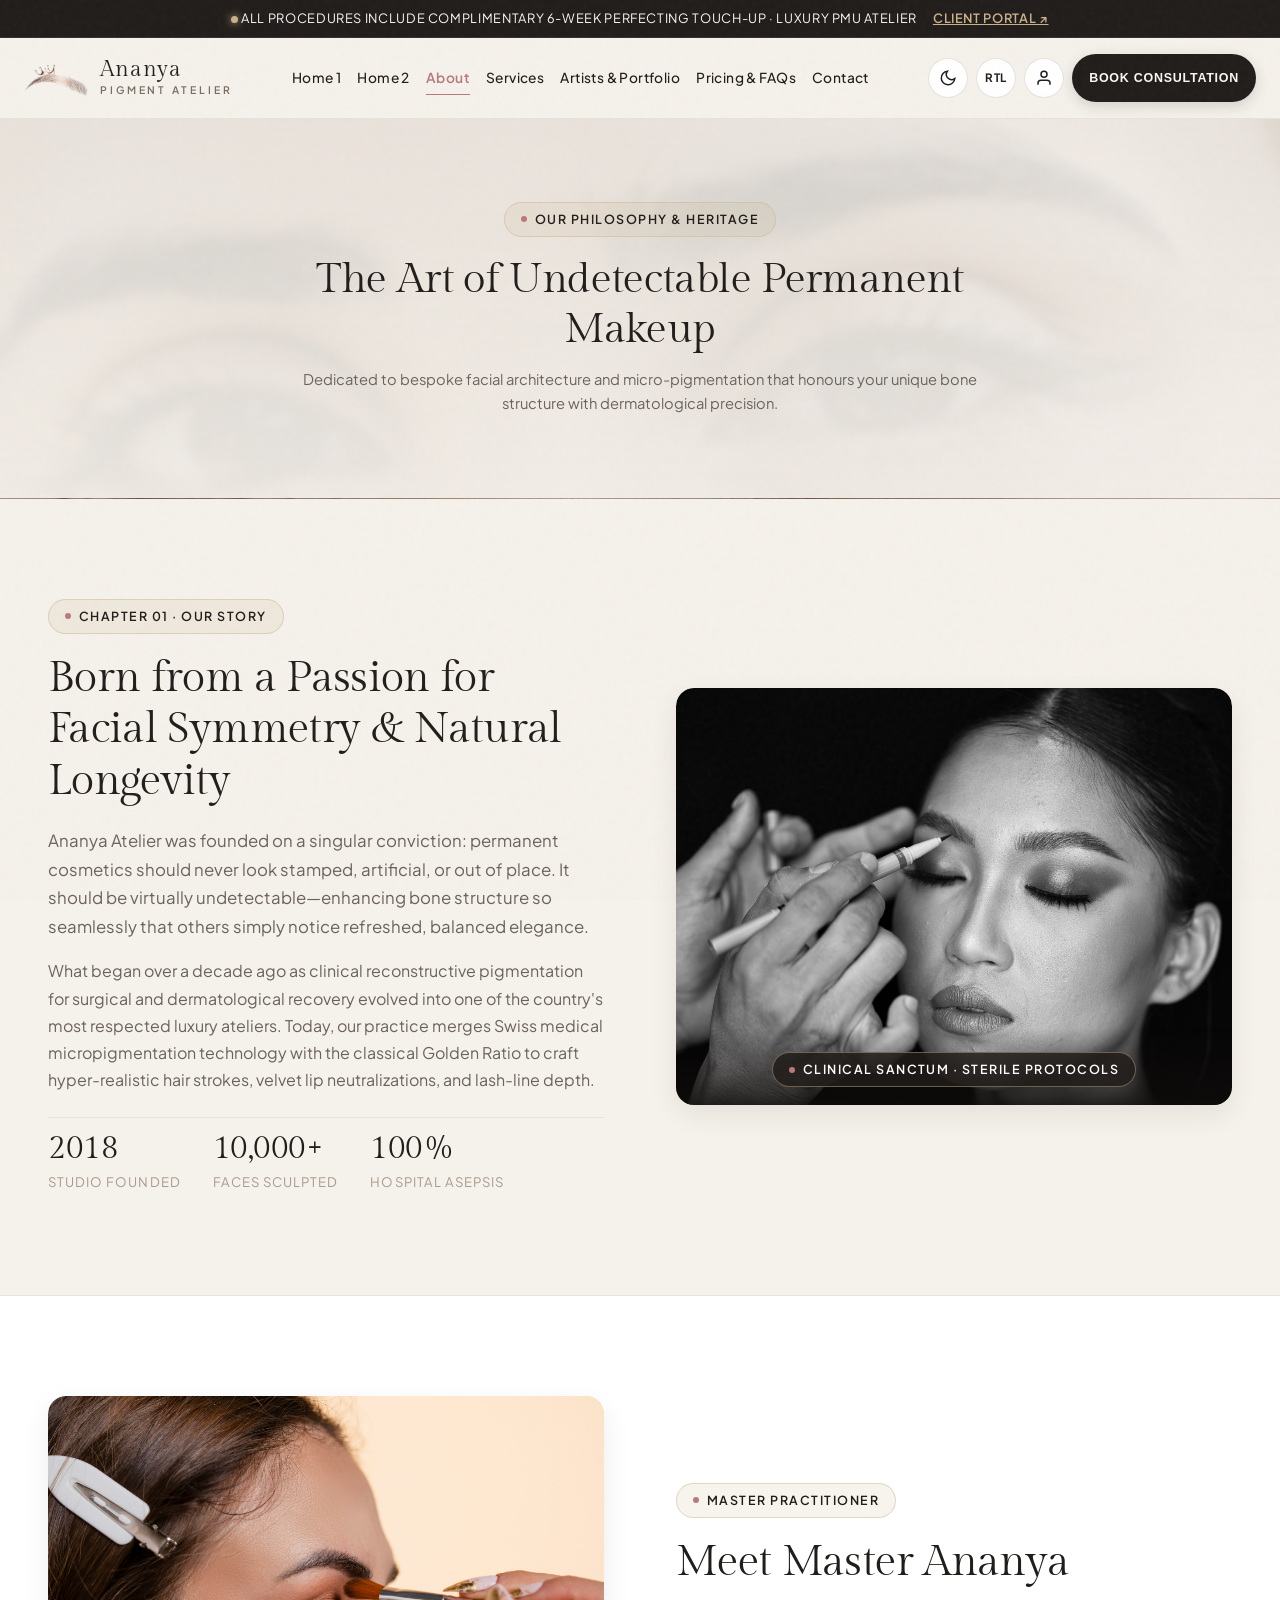
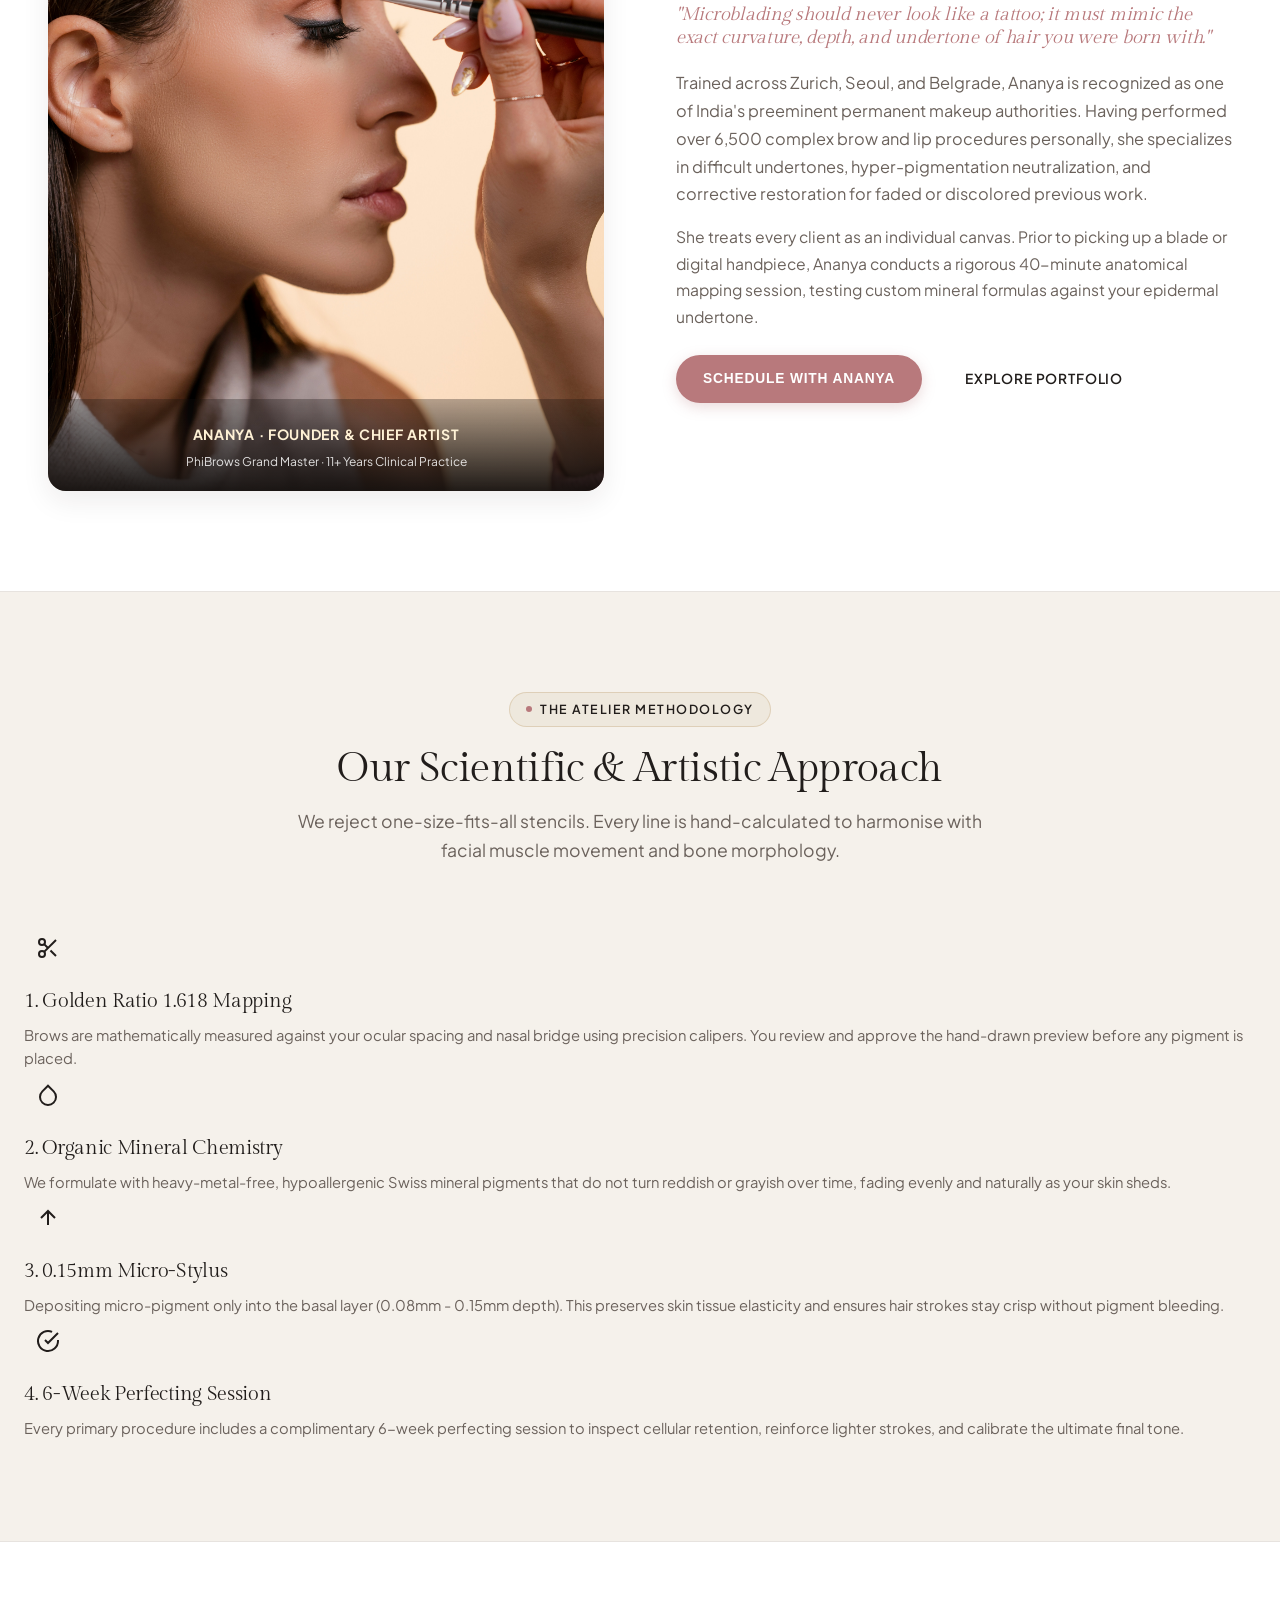
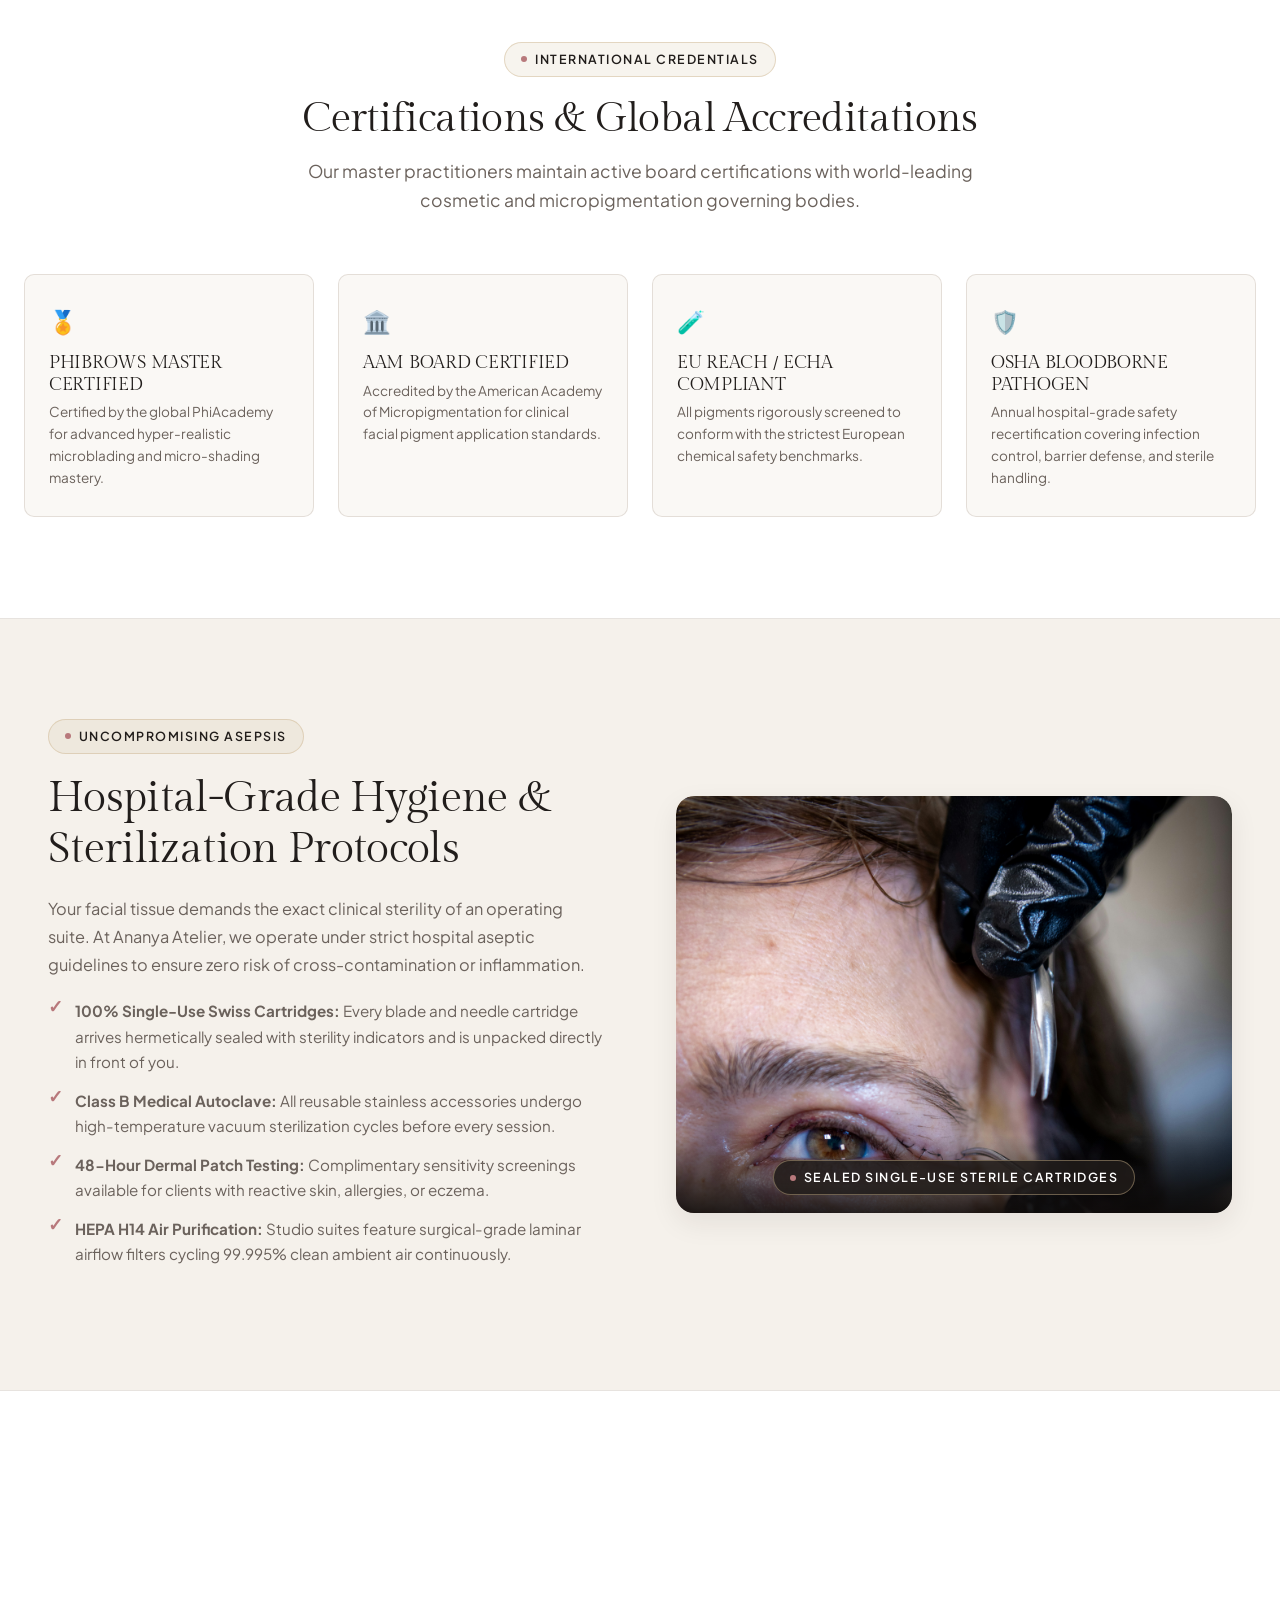
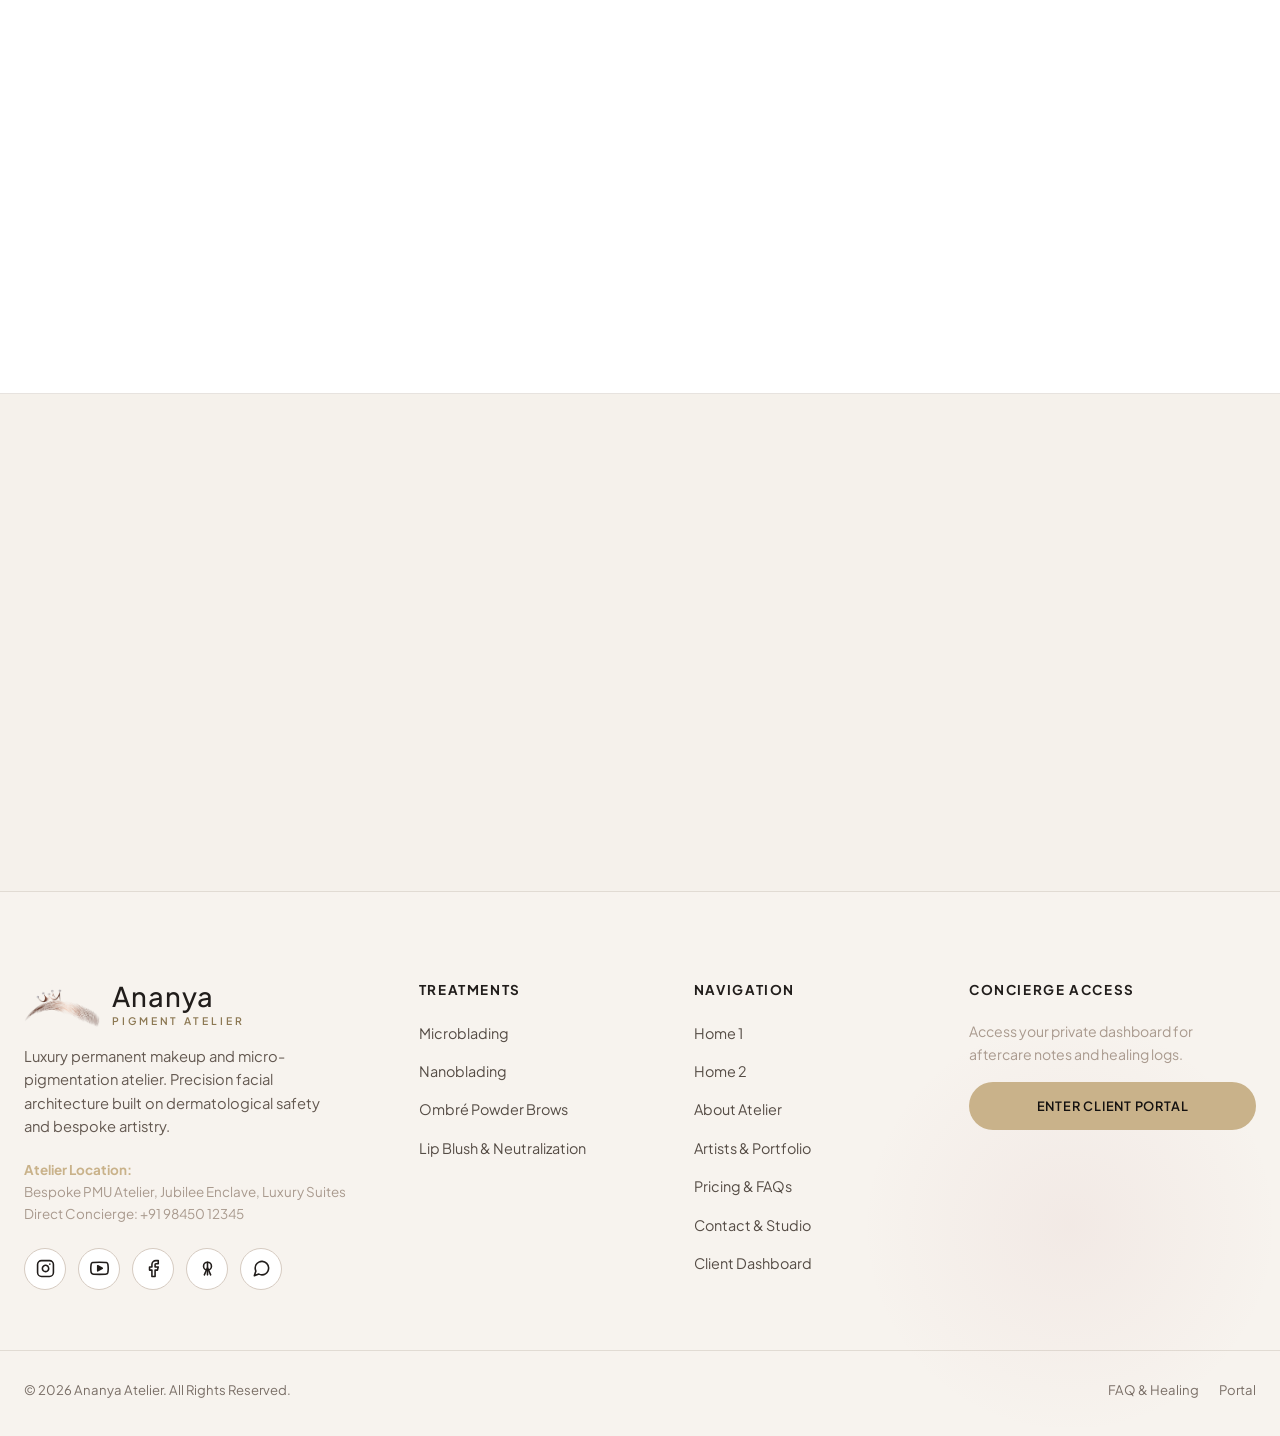
<file: about.html>
<!DOCTYPE html>
<html lang="en">
<head>
  <meta charset="UTF-8">
  <meta name="viewport" content="width=device-width, initial-scale=1.0">
  <title>About Our Atelier & Master PMU Artists | Ananya Atelier</title>
  <meta name="description" content="Discover the story, philosophy, and medical-grade hygiene standards of Ananya Atelier. Led by master PMU artist Ananya, specializing in hyper-realistic facial micro-pigmentation.">
  
  <link rel="stylesheet" href="css/style.css">
  <link rel="icon" type="image/png" href="image/favicon.png">
  <link rel="apple-touch-icon" href="image/favicon.png">
</head>
<body>

  <!-- Top Notice Bar -->
  <div class="top-notice-bar">
    <span><span class="badge-dot"></span> All procedures include complimentary 6-week perfecting touch-up · Luxury PMU Atelier</span>
    <a href="login.html" style="color:var(--color-champagne); text-decoration:underline; font-weight:600;">Client Portal ↗</a>
  </div>

  <!-- Atelier Navbar -->
  <header class="atelier-navbar">
    <div class="navbar-container">
      <a href="index.html" class="brand-logo" aria-label="Ananya Atelier Home" data-magnetic>
        <img src="image/logo-crown-brow.png" alt="Ananya Atelier Logo" class="brand-logo-img">
        <div class="brand-title">
          <span class="brand-name">Ananya</span>
          <span class="brand-tagline">Pigment Atelier</span>
        </div>
      </a>

      <nav aria-label="Main Navigation">
        <ul class="nav-menu">
          <li><a href="index.html" class="nav-link">Home 1</a></li>
          <li><a href="home2.html" class="nav-link">Home 2</a></li>
          <li><a href="about.html" class="nav-link active">About</a></li>
          <li><a href="services.html" class="nav-link">Services</a></li>
          <li><a href="artists.html" class="nav-link">Artists & Portfolio</a></li>
          <li><a href="pricing.html" class="nav-link">Pricing & FAQs</a></li>
          <li><a href="contact.html" class="nav-link">Contact</a></li>
          <li class="mobile-drawer-cta" style="margin-top:14px; padding-top:14px; border-top:1px solid var(--color-border-light);">
            <div style="display:flex; gap:10px; align-items:center; justify-content:space-between; margin-bottom:12px;">
              <button type="button" class="btn-nav-icon theme-toggle-btn" aria-label="Toggle theme" title="Toggle Dark/Light Mode" style="flex:1; width:auto; height:42px; border-radius:var(--border-radius-md); display:inline-flex; gap:8px;">
                <svg class="theme-icon-moon" width="16" height="16" viewBox="0 0 24 24" fill="none" stroke="currentColor" stroke-width="2"><path d="M21 12.79A9 9 0 1 1 11.21 3 7 7 0 0 0 21 12.79z"></path></svg>
                <svg class="theme-icon-sun" width="16" height="16" viewBox="0 0 24 24" fill="none" stroke="currentColor" stroke-width="2"><circle cx="12" cy="12" r="5"></circle><line x1="12" y1="1" x2="12" y2="3"></line><line x1="12" y1="21" x2="12" y2="23"></line><line x1="4.22" y1="4.22" x2="5.64" y2="5.64"></line><line x1="18.36" y1="18.36" x2="19.78" y2="19.78"></line><line x1="1" y1="12" x2="3" y2="12"></line><line x1="21" y1="12" x2="23" y2="12"></line><line x1="4.22" y1="19.78" x2="5.64" y2="18.36"></line><line x1="18.36" y1="5.64" x2="19.78" y2="4.22"></line></svg>
                <span>Theme</span>
              </button>
              <button type="button" class="btn-nav-icon rtl-toggle-btn" aria-label="Toggle RTL/LTR" title="Toggle RTL/LTR" style="flex:1; width:auto; height:42px; border-radius:var(--border-radius-md); display:inline-flex; gap:8px;">
                <span class="rtl-label">RTL</span>
              </button>
            </div>
            <a href="login.html" class="btn-portal-pill" style="width:100%; justify-content:center; padding:12px 16px;">
              <svg width="14" height="14" viewBox="0 0 24 24" fill="none" stroke="currentColor" stroke-width="2"><path d="M20 21v-2a4 4 0 0 0-4-4H8a4 4 0 0 0-4 4v2"></path><circle cx="12" cy="7" r="4"></circle></svg>
              Client Portal ↗
            </a>
          </li>
          <li class="mobile-drawer-cta" style="margin-top:8px;">
            <button type="button" class="btn-luxury btn-rose" style="width:100%;" data-open-consultation>Book Consultation</button>
          </li>
        </ul>
      </nav>

      <div class="nav-actions">
        <button type="button" class="btn-nav-icon theme-toggle-btn" aria-label="Toggle theme" title="Toggle Dark/Light Mode" data-magnetic>
          <svg class="theme-icon-moon" width="18" height="18" viewBox="0 0 24 24" fill="none" stroke="currentColor" stroke-width="2"><path d="M21 12.79A9 9 0 1 1 11.21 3 7 7 0 0 0 21 12.79z"></path></svg>
          <svg class="theme-icon-sun" width="18" height="18" viewBox="0 0 24 24" fill="none" stroke="currentColor" stroke-width="2"><circle cx="12" cy="12" r="5"></circle><line x1="12" y1="1" x2="12" y2="3"></line><line x1="12" y1="21" x2="12" y2="23"></line><line x1="4.22" y1="4.22" x2="5.64" y2="5.64"></line><line x1="18.36" y1="18.36" x2="19.78" y2="19.78"></line><line x1="1" y1="12" x2="3" y2="12"></line><line x1="21" y1="12" x2="23" y2="12"></line><line x1="4.22" y1="19.78" x2="5.64" y2="18.36"></line><line x1="18.36" y1="5.64" x2="19.78" y2="4.22"></line></svg>
        </button>
        <button type="button" class="btn-nav-icon rtl-toggle-btn" aria-label="Toggle RTL/LTR" title="Toggle RTL/LTR" data-magnetic>
          <span class="rtl-label">RTL</span>
        </button>
        <a href="login.html" class="btn-nav-icon portal-nav-btn" aria-label="Client Portal" title="Client Portal" data-magnetic>
          <svg width="18" height="18" viewBox="0 0 24 24" fill="none" stroke="currentColor" stroke-width="2"><path d="M20 21v-2a4 4 0 0 0-4-4H8a4 4 0 0 0-4 4v2"></path><circle cx="12" cy="7" r="4"></circle></svg>
        </a>
        <button type="button" class="btn-luxury btn-primary" data-open-consultation data-magnetic>Book Consultation</button>
        <button type="button" class="mobile-nav-toggle" aria-label="Toggle navigation menu">
          <svg width="24" height="24" viewBox="0 0 24 24" fill="none" stroke="currentColor" stroke-width="2"><line x1="3" y1="12" x2="21" y2="12"></line><line x1="3" y1="6" x2="21" y2="6"></line><line x1="3" y1="18" x2="21" y2="18"></line></svg>
        </button>
      </div>
    </div>
  </header>

  <main id="content">

    <!-- About Page Hero Header (Consistent Height) -->
    <section class="section-atelier page-hero-header" style="background-image: url('image/make%20(7).jpg');">
      <div class="container-atelier text-center" style="max-width:820px; text-align:center; margin:0 auto;" data-reveal>
        <div class="badge-lab"><span class="dot"></span> Our Philosophy & Heritage</div>
        <h1 class="font-serif">The Art of Undetectable Permanent Makeup</h1>
        <p class="section-subtitle">
          Dedicated to bespoke facial architecture and micro-pigmentation that honours your unique bone structure with dermatological precision.
        </p>
      </div>
    </section>

    <!-- Section 1: Our Story -->
    <section class="section-atelier">
      <div class="container-atelier">
        <div class="hero-grid" style="align-items:center; gap: clamp(36px, 6vw, 72px);">
          <div class="about-story-col" data-reveal style="text-align:left;">
            <div class="badge-lab" style="margin-left:0; margin-right:auto;"><span class="dot"></span> Chapter 01 · Our Story</div>
            <h2 class="font-serif" style="font-size:clamp(1.9rem, 3.5vw, 2.7rem); line-height:1.2; margin-bottom:20px; text-align:left;">
              Born from a Passion for Facial Symmetry & Natural Longevity
            </h2>
            <p style="font-size:1.05rem; line-height:1.7; color:var(--color-text-muted); margin-bottom:16px; text-align:left;">
              Ananya Atelier was founded on a singular conviction: permanent cosmetics should never look stamped, artificial, or out of place. It should be virtually undetectable—enhancing bone structure so seamlessly that others simply notice refreshed, balanced elegance.
            </p>
            <p style="font-size:1rem; line-height:1.7; color:var(--color-text-muted); margin-bottom:24px; text-align:left;">
              What began over a decade ago as clinical reconstructive pigmentation for surgical and dermatological recovery evolved into one of the country's most respected luxury ateliers. Today, our practice merges Swiss medical micropigmentation technology with the classical Golden Ratio to craft hyper-realistic hair strokes, velvet lip neutralizations, and lash-line depth.
            </p>
            <div style="display:flex; gap:32px; flex-wrap:wrap; padding-top:12px; border-top:1px solid var(--color-border-light); justify-content:flex-start;">
              <div>
                <strong class="font-serif" style="font-size:2rem; color:var(--color-espresso); display:block;">2018</strong>
                <span style="font-size:0.82rem; color:var(--color-taupe); text-transform:uppercase; letter-spacing:0.08em;">Studio Founded</span>
              </div>
              <div>
                <strong class="font-serif" style="font-size:2rem; color:var(--color-espresso); display:block;">10,000+</strong>
                <span style="font-size:0.82rem; color:var(--color-taupe); text-transform:uppercase; letter-spacing:0.08em;">Faces Sculpted</span>
              </div>
              <div>
                <strong class="font-serif" style="font-size:2rem; color:var(--color-espresso); display:block;">100%</strong>
                <span style="font-size:0.82rem; color:var(--color-taupe); text-transform:uppercase; letter-spacing:0.08em;">Hospital Asepsis</span>
              </div>
            </div>
          </div>
          <div class="media-keep-pace-wrap" data-reveal>
            <img src="image/make%20(9).jpg" alt="Atelier Interior and Precision Equipment" style="border-radius:var(--border-radius-lg); box-shadow:var(--shadow-lg); width:100%; aspect-ratio:4/3; object-fit:cover;">
            <div class="media-caption">
              <span class="badge-lab" style="background:rgba(33,29,27,0.85); color:#FFFFFF; margin:0;"><span class="dot"></span> Clinical Sanctum · Sterile Protocols</span>
            </div>
          </div>
        </div>
      </div>
    </section>

    <!-- Section 2: Meet the PMU Artist & Founder -->
    <section class="section-atelier" style="background:var(--color-surface); border-top:1px solid var(--color-border); border-bottom:1px solid var(--color-border);">
      <div class="container-atelier">
        <div class="hero-grid" style="align-items:center; gap: clamp(36px, 6vw, 72px);">
          <div class="media-keep-pace-wrap" data-reveal>
            <img src="image/make%20(20).jpg" alt="Master PMU Artist Ananya" style="border-radius:var(--border-radius-lg); box-shadow:var(--shadow-lg); width:100%; aspect-ratio:4/5; object-fit:cover;">
            <div class="media-caption" style="background:linear-gradient(to top, rgba(20,16,14,0.95), rgba(20,16,14,0.3));">
              <span style="color:#FFF2D6; font-size:0.88rem; font-weight:700; letter-spacing:0.05em; display:block;">ANANYA · FOUNDER & CHIEF ARTIST</span>
              <span style="color:#FFFFFF; font-size:0.75rem; opacity:0.85;">PhiBrows Grand Master · 11+ Years Clinical Practice</span>
            </div>
          </div>
          <div class="about-artist-col" data-reveal style="text-align:left;">
            <div class="badge-lab" style="margin-left:0; margin-right:auto;"><span class="dot"></span> Master Practitioner</div>
            <h2 class="font-serif" style="font-size:clamp(1.9rem, 3.5vw, 2.7rem); line-height:1.2; margin-bottom:16px; text-align:left;">
              Meet Master Ananya
            </h2>
            <h3 style="font-size:1.15rem; font-weight:400; color:var(--color-rose); margin-bottom:20px; font-style:italic; text-align:left;">
              "Microblading should never look like a tattoo; it must mimic the exact curvature, depth, and undertone of hair you were born with."
            </h3>
            <p style="font-size:1.02rem; line-height:1.7; color:var(--color-text-muted); margin-bottom:16px; text-align:left;">
              Trained across Zurich, Seoul, and Belgrade, Ananya is recognized as one of India's preeminent permanent makeup authorities. Having performed over 6,500 complex brow and lip procedures personally, she specializes in difficult undertones, hyper-pigmentation neutralization, and corrective restoration for faded or discolored previous work.
            </p>
            <p style="font-size:0.98rem; line-height:1.7; color:var(--color-text-muted); margin-bottom:24px; text-align:left;">
              She treats every client as an individual canvas. Prior to picking up a blade or digital handpiece, Ananya conducts a rigorous 40-minute anatomical mapping session, testing custom mineral formulas against your epidermal undertone.
            </p>
            <div style="display:flex; gap:16px; flex-wrap:wrap; justify-content:flex-start;">
              <button type="button" class="btn-luxury btn-rose" data-open-consultation data-magnetic>Schedule With Ananya</button>
              <a href="artists.html" class="btn-luxury btn-secondary" data-magnetic>Explore Portfolio</a>
            </div>
          </div>
        </div>
      </div>
    </section>

    <!-- Section 3: Our Approach (The 4-Step Anatomical Architecture) -->
    <section class="section-atelier">
      <div class="container-atelier">
        <div class="text-center" style="max-width:760px; margin:0 auto clamp(36px, 6vw, 60px); text-align:center;" data-reveal>
          <div class="badge-lab"><span class="dot"></span> The Atelier Methodology</div>
          <h2 class="font-serif">Our Scientific & Artistic Approach</h2>
          <p class="section-subtitle">
            We reject one-size-fits-all stencils. Every line is hand-calculated to harmonise with facial muscle movement and bone morphology.
          </p>
        </div>

        <div class="feature-card-grid">
          <div class="feature-card" data-reveal>
            <div style="width:48px; height:48px; border-radius:50%; background:var(--color-gold-glow); display:flex; align-items:center; justify-content:center; margin-bottom:18px;">
              <svg width="24" height="24" viewBox="0 0 24 24" fill="none" stroke="currentColor" stroke-width="2"><circle cx="6" cy="6" r="3"></circle><circle cx="6" cy="18" r="3"></circle><line x1="20" y1="4" x2="8.12" y2="15.88"></line><line x1="14.47" y1="14.48" x2="20" y2="20"></line><line x1="8.12" y1="8.12" x2="12" y2="12"></line></svg>
            </div>
            <h3 class="font-serif" style="font-size:1.25rem; margin-bottom:10px;">1. Golden Ratio 1.618 Mapping</h3>
            <p style="font-size:0.92rem; color:var(--color-text-muted); line-height:1.6;">
              Brows are mathematically measured against your ocular spacing and nasal bridge using precision calipers. You review and approve the hand-drawn preview before any pigment is placed.
            </p>
          </div>

          <div class="feature-card" data-reveal>
            <div style="width:48px; height:48px; border-radius:50%; background:var(--color-gold-glow); display:flex; align-items:center; justify-content:center; margin-bottom:18px;">
              <svg width="24" height="24" viewBox="0 0 24 24" fill="none" stroke="currentColor" stroke-width="2"><path d="M12 2.69l5.66 5.66a8 8 0 1 1-11.31 0z"></path></svg>
            </div>
            <h3 class="font-serif" style="font-size:1.25rem; margin-bottom:10px;">2. Organic Mineral Chemistry</h3>
            <p style="font-size:0.92rem; color:var(--color-text-muted); line-height:1.6;">
              We formulate with heavy-metal-free, hypoallergenic Swiss mineral pigments that do not turn reddish or grayish over time, fading evenly and naturally as your skin sheds.
            </p>
          </div>

          <div class="feature-card" data-reveal>
            <div style="width:48px; height:48px; border-radius:50%; background:var(--color-gold-glow); display:flex; align-items:center; justify-content:center; margin-bottom:18px;">
              <svg width="24" height="24" viewBox="0 0 24 24" fill="none" stroke="currentColor" stroke-width="2"><line x1="12" y1="19" x2="12" y2="5"></line><polyline points="5 12 12 5 19 12"></polyline></svg>
            </div>
            <h3 class="font-serif" style="font-size:1.25rem; margin-bottom:10px;">3. 0.15mm Micro-Stylus</h3>
            <p style="font-size:0.92rem; color:var(--color-text-muted); line-height:1.6;">
              Depositing micro-pigment only into the basal layer (0.08mm - 0.15mm depth). This preserves skin tissue elasticity and ensures hair strokes stay crisp without pigment bleeding.
            </p>
          </div>

          <div class="feature-card" data-reveal>
            <div style="width:48px; height:48px; border-radius:50%; background:var(--color-gold-glow); display:flex; align-items:center; justify-content:center; margin-bottom:18px;">
              <svg width="24" height="24" viewBox="0 0 24 24" fill="none" stroke="currentColor" stroke-width="2"><path d="M22 11.08V12a10 10 0 1 1-5.93-9.14"></path><polyline points="22 4 12 14.01 9 11.01"></polyline></svg>
            </div>
            <h3 class="font-serif" style="font-size:1.25rem; margin-bottom:10px;">4. 6-Week Perfecting Session</h3>
            <p style="font-size:0.92rem; color:var(--color-text-muted); line-height:1.6;">
              Every primary procedure includes a complimentary 6-week perfecting session to inspect cellular retention, reinforce lighter strokes, and calibrate the ultimate final tone.
            </p>
          </div>
        </div>
      </div>
    </section>

    <!-- Section 4: Certifications & Training -->
    <section class="section-atelier" style="background:var(--color-surface); border-top:1px solid var(--color-border); border-bottom:1px solid var(--color-border);">
      <div class="container-atelier">
        <div class="text-center" style="max-width:760px; margin:0 auto clamp(36px, 6vw, 60px); text-align:center;" data-reveal>
          <div class="badge-lab"><span class="dot"></span> International Credentials</div>
          <h2 class="font-serif">Certifications & Global Accreditations</h2>
          <p class="section-subtitle">
            Our master practitioners maintain active board certifications with world-leading cosmetic and micropigmentation governing bodies.
          </p>
        </div>

        <div style="display:grid; grid-template-columns:repeat(auto-fit, minmax(260px, 1fr)); gap:24px;">
          <div style="background:var(--bg-porcelain-light); border:1px solid var(--color-border); border-radius:var(--border-radius-md); padding:28px 24px;" data-reveal>
            <div style="color:var(--color-rose); font-size:1.4rem; margin-bottom:12px;">🏅</div>
            <h4 class="font-serif" style="font-size:1.15rem; margin-bottom:6px;">PhiBrows Master Certified</h4>
            <p style="font-size:0.85rem; color:var(--color-text-muted); line-height:1.6;">Certified by the global PhiAcademy for advanced hyper-realistic microblading and micro-shading mastery.</p>
          </div>

          <div style="background:var(--bg-porcelain-light); border:1px solid var(--color-border); border-radius:var(--border-radius-md); padding:28px 24px;" data-reveal>
            <div style="color:var(--color-rose); font-size:1.4rem; margin-bottom:12px;">🏛️</div>
            <h4 class="font-serif" style="font-size:1.15rem; margin-bottom:6px;">AAM Board Certified</h4>
            <p style="font-size:0.85rem; color:var(--color-text-muted); line-height:1.6;">Accredited by the American Academy of Micropigmentation for clinical facial pigment application standards.</p>
          </div>

          <div style="background:var(--bg-porcelain-light); border:1px solid var(--color-border); border-radius:var(--border-radius-md); padding:28px 24px;" data-reveal>
            <div style="color:var(--color-rose); font-size:1.4rem; margin-bottom:12px;">🧪</div>
            <h4 class="font-serif" style="font-size:1.15rem; margin-bottom:6px;">EU REACH / ECHA Compliant</h4>
            <p style="font-size:0.85rem; color:var(--color-text-muted); line-height:1.6;">All pigments rigorously screened to conform with the strictest European chemical safety benchmarks.</p>
          </div>

          <div style="background:var(--bg-porcelain-light); border:1px solid var(--color-border); border-radius:var(--border-radius-md); padding:28px 24px;" data-reveal>
            <div style="color:var(--color-rose); font-size:1.4rem; margin-bottom:12px;">🛡️</div>
            <h4 class="font-serif" style="font-size:1.15rem; margin-bottom:6px;">OSHA Bloodborne Pathogen</h4>
            <p style="font-size:0.85rem; color:var(--color-text-muted); line-height:1.6;">Annual hospital-grade safety recertification covering infection control, barrier defense, and sterile handling.</p>
          </div>
        </div>
      </div>
    </section>

    <!-- Section 5: Hygiene & Safety Standards -->
    <section class="section-atelier">
      <div class="container-atelier">
        <div class="hero-grid" style="align-items:center; gap: clamp(36px, 6vw, 72px);">
          <div class="about-hygiene-col" data-reveal style="text-align:left;">
            <div class="badge-lab" style="margin-left:0; margin-right:auto;"><span class="dot"></span> Uncompromising Asepsis</div>
            <h2 class="font-serif" style="font-size:clamp(1.9rem, 3.5vw, 2.7rem); line-height:1.2; margin-bottom:20px; text-align:left;">
              Hospital-Grade Hygiene & Sterilization Protocols
            </h2>
            <p style="font-size:1.02rem; line-height:1.7; color:var(--color-text-muted); margin-bottom:20px; text-align:left;">
              Your facial tissue demands the exact clinical sterility of an operating suite. At Ananya Atelier, we operate under strict hospital aseptic guidelines to ensure zero risk of cross-contamination or inflammation.
            </p>
            <ul style="list-style:none; padding:0; margin:0 0 24px; display:flex; flex-direction:column; gap:14px;">
              <li style="display:flex; gap:12px; align-items:flex-start;">
                <span style="color:var(--color-rose); font-weight:bold; font-size:1.1rem; line-height:1;">✓</span>
                <span style="font-size:0.95rem; color:var(--color-text-muted);"><strong>100% Single-Use Swiss Cartridges:</strong> Every blade and needle cartridge arrives hermetically sealed with sterility indicators and is unpacked directly in front of you.</span>
              </li>
              <li style="display:flex; gap:12px; align-items:flex-start;">
                <span style="color:var(--color-rose); font-weight:bold; font-size:1.1rem; line-height:1;">✓</span>
                <span style="font-size:0.95rem; color:var(--color-text-muted);"><strong>Class B Medical Autoclave:</strong> All reusable stainless accessories undergo high-temperature vacuum sterilization cycles before every session.</span>
              </li>
              <li style="display:flex; gap:12px; align-items:flex-start;">
                <span style="color:var(--color-rose); font-weight:bold; font-size:1.1rem; line-height:1;">✓</span>
                <span style="font-size:0.95rem; color:var(--color-text-muted);"><strong>48-Hour Dermal Patch Testing:</strong> Complimentary sensitivity screenings available for clients with reactive skin, allergies, or eczema.</span>
              </li>
              <li style="display:flex; gap:12px; align-items:flex-start;">
                <span style="color:var(--color-rose); font-weight:bold; font-size:1.1rem; line-height:1;">✓</span>
                <span style="font-size:0.95rem; color:var(--color-text-muted);"><strong>HEPA H14 Air Purification:</strong> Studio suites feature surgical-grade laminar airflow filters cycling 99.995% clean ambient air continuously.</span>
              </li>
            </ul>
          </div>
          <div class="media-keep-pace-wrap" data-reveal>
            <img src="image/make%20(18).jpg" alt="Sterile Clinic Setup and Instruments" style="border-radius:var(--border-radius-lg); box-shadow:var(--shadow-lg); width:100%; aspect-ratio:4/3; object-fit:cover;">
            <div class="media-caption">
              <span class="badge-lab" style="background:rgba(33,29,27,0.85); color:#FFFFFF; margin:0;"><span class="dot"></span> Sealed Single-Use Sterile Cartridges</span>
            </div>
          </div>
        </div>
      </div>
    </section>

    <!-- Section 6: Why Clients Choose Us -->
    <section class="section-atelier" style="background:var(--color-surface); border-top:1px solid var(--color-border); border-bottom:1px solid var(--color-border);">
      <div class="container-atelier">
        <div class="text-center" style="max-width:760px; margin:0 auto clamp(36px, 6vw, 60px); text-align:center;" data-reveal>
          <div class="badge-lab"><span class="dot"></span> The Atelier Difference</div>
          <h2 class="font-serif">Why Discerning Clients Trust Ananya</h2>
          <p class="section-subtitle">
            From prominent executives and dermatologists to brides seeking subtle timelessness, here is why our clients return year after year.
          </p>
        </div>

        <div style="display:grid; grid-template-columns:repeat(auto-fit, minmax(280px, 1fr)); gap:28px;">
          <div class="feature-card" data-reveal>
            <h4 class="font-serif" style="font-size:1.2rem; color:var(--color-espresso); margin-bottom:8px;">Zero Trend Chasing</h4>
            <p style="font-size:0.9rem; color:var(--color-text-muted); line-height:1.6;">
              Trends fade; facial bone structures remain. We design brows, lips, and eyes that age gracefully across decades rather than following fleeting social media fads.
            </p>
          </div>

          <div class="feature-card" data-reveal>
            <h4 class="font-serif" style="font-size:1.2rem; color:var(--color-espresso); margin-bottom:8px;">Dermatologist Endorsed</h4>
            <p style="font-size:0.9rem; color:var(--color-text-muted); line-height:1.6;">
              Multiple cosmetic surgeons and dermatologists refer their patients to us for scar camouflage, alopecia reconstruction, and natural enhancement.
            </p>
          </div>

          <div class="feature-card" data-reveal>
            <h4 class="font-serif" style="font-size:1.2rem; color:var(--color-espresso); margin-bottom:8px;">Complete Private Concierge</h4>
            <p style="font-size:0.9rem; color:var(--color-text-muted); line-height:1.6;">
              Clients receive 24/7 post-care WhatsApp concierge check-ins, custom sterile aftercare balms, and digital healing progress logs via our encrypted Client Portal.
            </p>
          </div>

          <div class="feature-card" data-reveal>
            <h4 class="font-serif" style="font-size:1.2rem; color:var(--color-espresso); margin-bottom:8px;">Transparent Touch-Up Tiers</h4>
            <p style="font-size:0.9rem; color:var(--color-text-muted); line-height:1.6;">
              Clear, guaranteed loyalty pricing for annual refreshes. No surprise charges or recurring subscriptions—just reliable lifelong enhancement.
            </p>
          </div>
        </div>
      </div>
    </section>

    <!-- Consultation CTA Strip -->
    <section class="section-atelier" style="text-align:center; padding:clamp(60px, 8vw, 90px) 0;">
      <div class="container-atelier" style="max-width:760px; margin:0 auto;" data-reveal>
        <div class="badge-lab"><span class="dot"></span> Reserve In-Studio Assessment</div>
        <h2 class="font-serif" style="font-size:clamp(2rem, 3.8vw, 3rem); margin-bottom:16px;">
          Experience Bespoke Facial Artistry
        </h2>
        <p style="font-size:1.05rem; color:var(--color-text-muted); margin-bottom:32px;">
          Schedule your comprehensive 30-minute consultation. We evaluate your bone geometry, test pigment undertones, and hand-draw your preview with zero obligation.
        </p>
        <div style="display:flex; gap:16px; justify-content:center; flex-wrap:wrap;">
          <button type="button" class="btn-luxury btn-rose" data-open-consultation data-magnetic>Request In-Studio Consultation</button>
          <a href="contact.html" class="btn-luxury btn-secondary" data-magnetic>Contact Concierge</a>
        </div>
      </div>
    </section>

  </main>

  <!-- Atelier Global Footer -->
  <footer class="atelier-footer">
    <div class="footer-grid">
      <div class="footer-brand">
        <a href="index.html" class="brand-logo" aria-label="Ananya Atelier Home" data-magnetic>
          <img src="image/logo-crown-brow.png" alt="Ananya Atelier Logo" class="brand-logo-img">
          <div class="brand-title">
            <span class="brand-name">Ananya</span>
            <span class="brand-tagline">Pigment Atelier</span>
          </div>
        </a>
        <p>Luxury permanent makeup and micro-pigmentation atelier. Precision facial architecture built on dermatological safety and bespoke artistry.</p>
        <div style="margin-top:20px; font-size:0.84rem; color:var(--color-taupe);">
          <strong style="color:var(--color-champagne);">Atelier Location:</strong><br>
          Bespoke PMU Atelier, Jubilee Enclave, Luxury Suites<br>
          Direct Concierge: +91 98450 12345
        </div>
        <div class="footer-social-links" aria-label="Official Atelier Social Media Channels">
          <a href="https://instagram.com" class="footer-social-icon" aria-label="Follow Ananya Atelier on Instagram" target="_blank" rel="noopener noreferrer">
            <svg viewBox="0 0 24 24" fill="none" stroke="currentColor" stroke-width="2" stroke-linecap="round" stroke-linejoin="round">
              <rect x="2" y="2" width="20" height="20" rx="5" ry="5"></rect>
              <path d="M16 11.37A4 4 0 1 1 12.63 8 4 4 0 0 1 16 11.37z"></path>
              <line x1="17.5" y1="6.5" x2="17.51" y2="6.5"></line>
            </svg>
          </a>
          <a href="https://youtube.com" class="footer-social-icon" aria-label="Watch Ananya Atelier on YouTube" target="_blank" rel="noopener noreferrer">
            <svg viewBox="0 0 24 24" fill="none" stroke="currentColor" stroke-width="2" stroke-linecap="round" stroke-linejoin="round">
              <path d="M22.54 6.42a2.78 2.78 0 0 0-1.94-2C18.88 4 12 4 12 4s-6.88 0-8.6.46a2.78 2.78 0 0 0-1.94 2A29 29 0 0 0 1 11.75a29 29 0 0 0 .46 5.33A2.78 2.78 0 0 0 3.4 19c1.72.46 8.6.46 8.6.46s6.88 0 8.6-.46a2.78 2.78 0 0 0 1.94-2 29 29 0 0 0 .46-5.25 29 29 0 0 0-.46-5.33z"></path>
              <polygon points="9.75 15.02 15.5 11.75 9.75 8.48 9.75 15.02" fill="currentColor"></polygon>
            </svg>
          </a>
          <a href="https://facebook.com" class="footer-social-icon" aria-label="Follow Ananya Atelier on Facebook" target="_blank" rel="noopener noreferrer">
            <svg viewBox="0 0 24 24" fill="none" stroke="currentColor" stroke-width="2" stroke-linecap="round" stroke-linejoin="round">
              <path d="M18 2h-3a5 5 0 0 0-5 5v3H7v4h3v8h4v-8h3l1-4h-4V7a1 1 0 0 1 1-1h3z"></path>
            </svg>
          </a>
          <a href="https://pinterest.com" class="footer-social-icon" aria-label="Explore Ananya Atelier on Pinterest" target="_blank" rel="noopener noreferrer">
            <svg viewBox="0 0 24 24" fill="none" stroke="currentColor" stroke-width="2" stroke-linecap="round" stroke-linejoin="round">
              <line x1="12" y1="4" x2="12" y2="20"></line>
              <path d="M8 20l4-9 4 9"></path>
              <circle cx="12" cy="9" r="5"></circle>
            </svg>
          </a>
          <a href="https://wa.me/919845012345" class="footer-social-icon" aria-label="Direct Concierge WhatsApp" target="_blank" rel="noopener noreferrer">
            <svg viewBox="0 0 24 24" fill="none" stroke="currentColor" stroke-width="2" stroke-linecap="round" stroke-linejoin="round">
              <path d="M21 11.5a8.38 8.38 0 0 1-.9 3.8 8.5 8.5 0 0 1-7.6 4.7 8.38 8.38 0 0 1-3.8-.9L3 21l1.9-5.7a8.38 8.38 0 0 1-.9-3.8 8.5 8.5 0 0 1 4.7-7.6 8.38 8.38 0 0 1 3.8-.9h.5a8.48 8.48 0 0 1 8 8v.5z"></path>
            </svg>
          </a>
        </div>
      </div>
      <div>
        <h4 class="footer-col-title">Treatments</h4>
        <ul class="footer-links">
          <li><a href="services.html#microblading">Microblading</a></li>
          <li><a href="services.html#nanoblading">Nanoblading</a></li>
          <li><a href="services.html#powder">Ombré Powder Brows</a></li>
          <li><a href="services.html#lipblush">Lip Blush & Neutralization</a></li>
        </ul>
      </div>
      <div>
        <h4 class="footer-col-title">Navigation</h4>
        <ul class="footer-links">
          <li><a href="index.html">Home 1</a></li>
          <li><a href="home2.html">Home 2</a></li>
          <li><a href="about.html">About Atelier</a></li>
          <li><a href="artists.html">Artists & Portfolio</a></li>
          <li><a href="pricing.html">Pricing & FAQs</a></li>
          <li><a href="contact.html">Contact & Studio</a></li>
          <li><a href="login.html">Client Dashboard</a></li>
        </ul>
      </div>
      <div>
        <h4 class="footer-col-title">Concierge Access</h4>
        <p style="font-size:0.88rem; color:var(--color-taupe); margin-bottom:16px;">Access your private dashboard for aftercare notes and healing logs.</p>
        <a href="login.html" class="btn-luxury btn-champagne" style="padding:10px 20px; font-size:0.8rem; width:100%;" data-magnetic>Enter Client Portal</a>
      </div>
    </div>
    <div class="footer-bottom">
      <span>© 2026 Ananya Atelier. All Rights Reserved.</span>
      <div style="display:flex; gap:20px;">
        <a href="pricing.html#faqs">FAQ & Healing</a>
        <a href="login.html">Portal</a>
      </div>
    </div>
  </footer>

  <!-- Consultation Modal -->
  <div class="atelier-modal-overlay" id="consultationModal">
    <div class="atelier-modal-card">
      <button type="button" class="modal-close-btn">×</button>
      <div class="badge-lab"><span class="dot"></span> Reserve Consultation</div>
      <h3 class="font-serif">Request In-Studio Consultation</h3>
      <form id="consultationForm" style="margin-top:20px;">
        <div class="form-group">
          <label class="form-label" for="cName">Full Name</label>
          <input type="text" id="cName" class="form-control" required placeholder="Your full name">
        </div>
        <div class="form-group">
          <label class="form-label" for="cPhone">WhatsApp Number</label>
          <input type="tel" id="cPhone" class="form-control" required placeholder="+91 98450 00000">
        </div>
        <div class="form-group">
          <label class="form-label" for="cService">Select Treatment</label>
          <select id="cService" class="form-select">
            <option value="Microblading">Hyper-Realistic Microblading</option>
            <option value="Nanoblading">Digital Nanoblading</option>
            <option value="Ombre Powder">Ombré Powder Brows</option>
            <option value="Lip Blush">Lip Blush & Neutralization</option>
          </select>
        </div>
        <button type="submit" class="btn-luxury btn-rose" style="width:100%;">Submit Consultation</button>
      </form>
      <div id="consultationSuccess" style="display:none; text-align:center; padding:24px 0;">
        <div style="font-size:2.5rem; color:var(--color-rose);">✓</div>
        <h4 class="font-serif">Consultation Request Received</h4>
        <p style="font-size:0.92rem; color:var(--color-text-muted); margin-top:8px;">We will connect with you via WhatsApp to finalize your booking.</p>
      </div>
    </div>
  </div>

  <script src="js/auth.js"></script>
  <script src="js/main.js"></script>
</body>
</html>
</file>
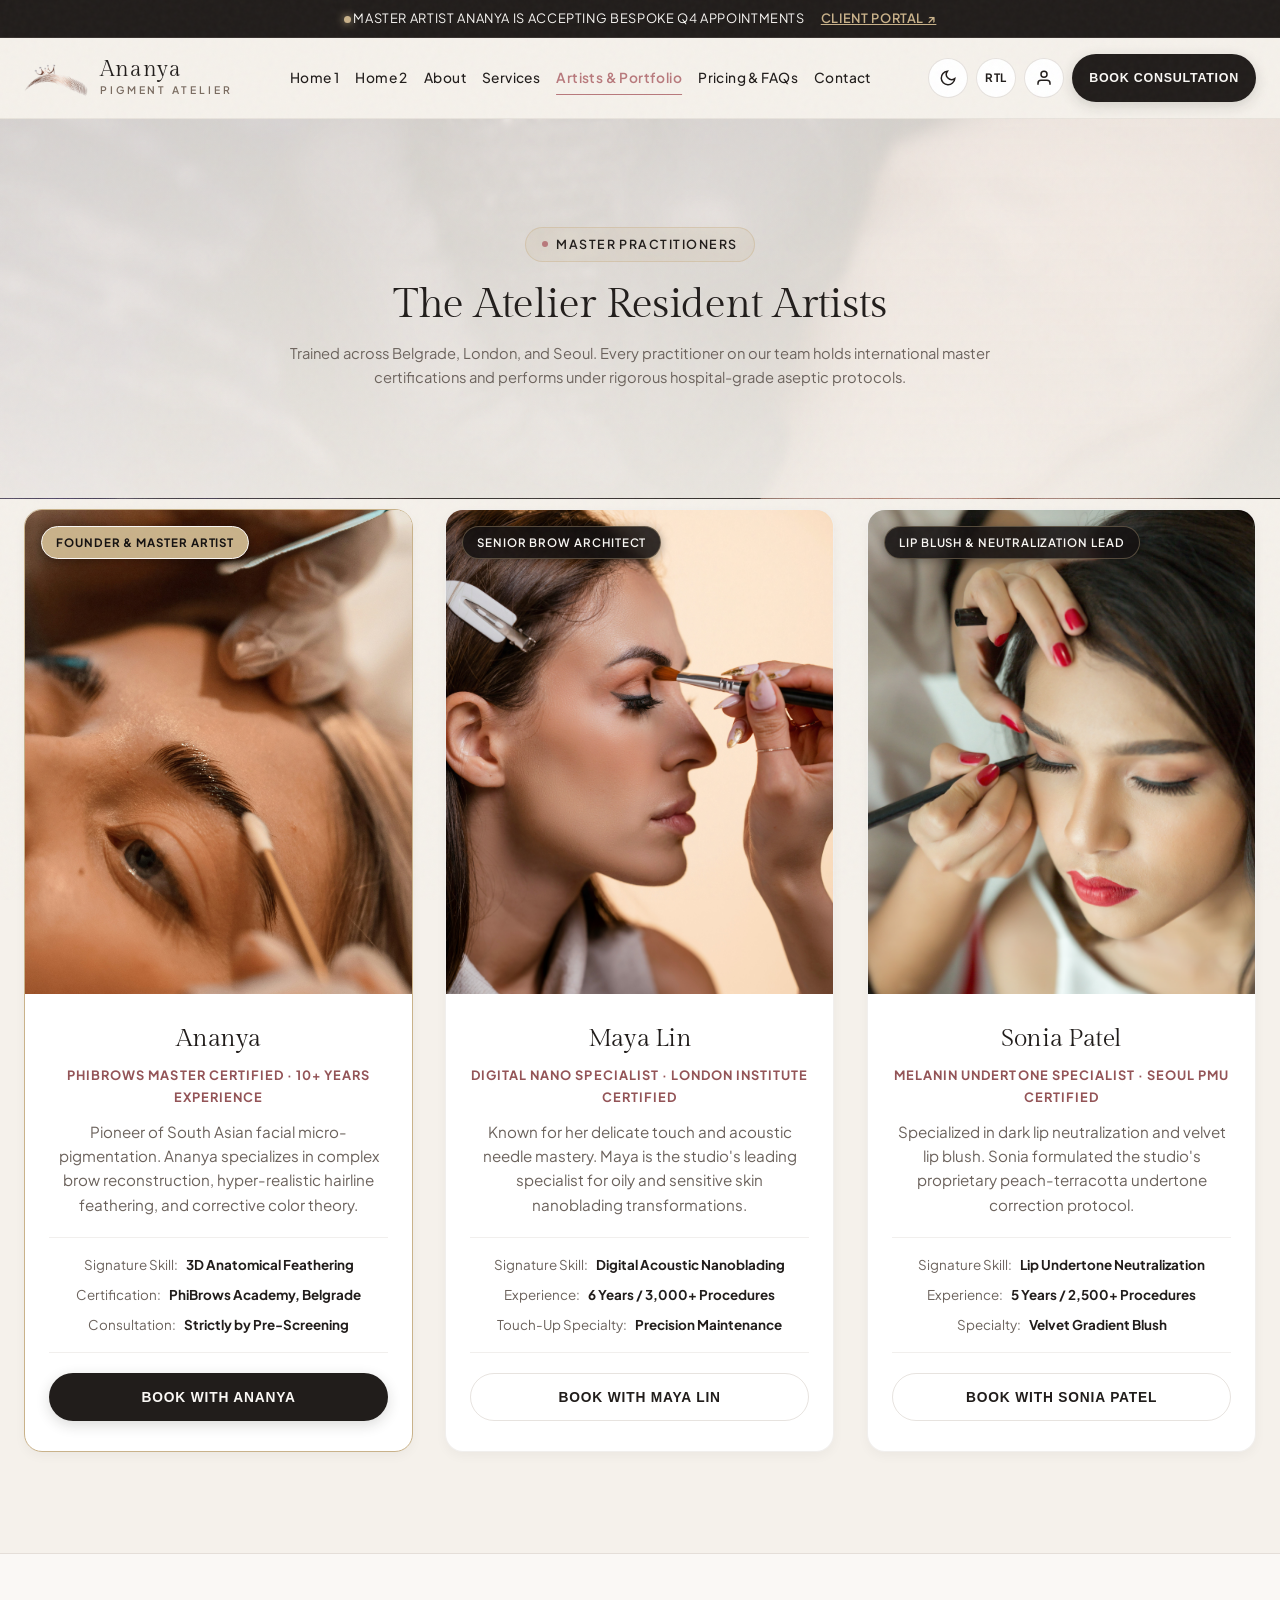
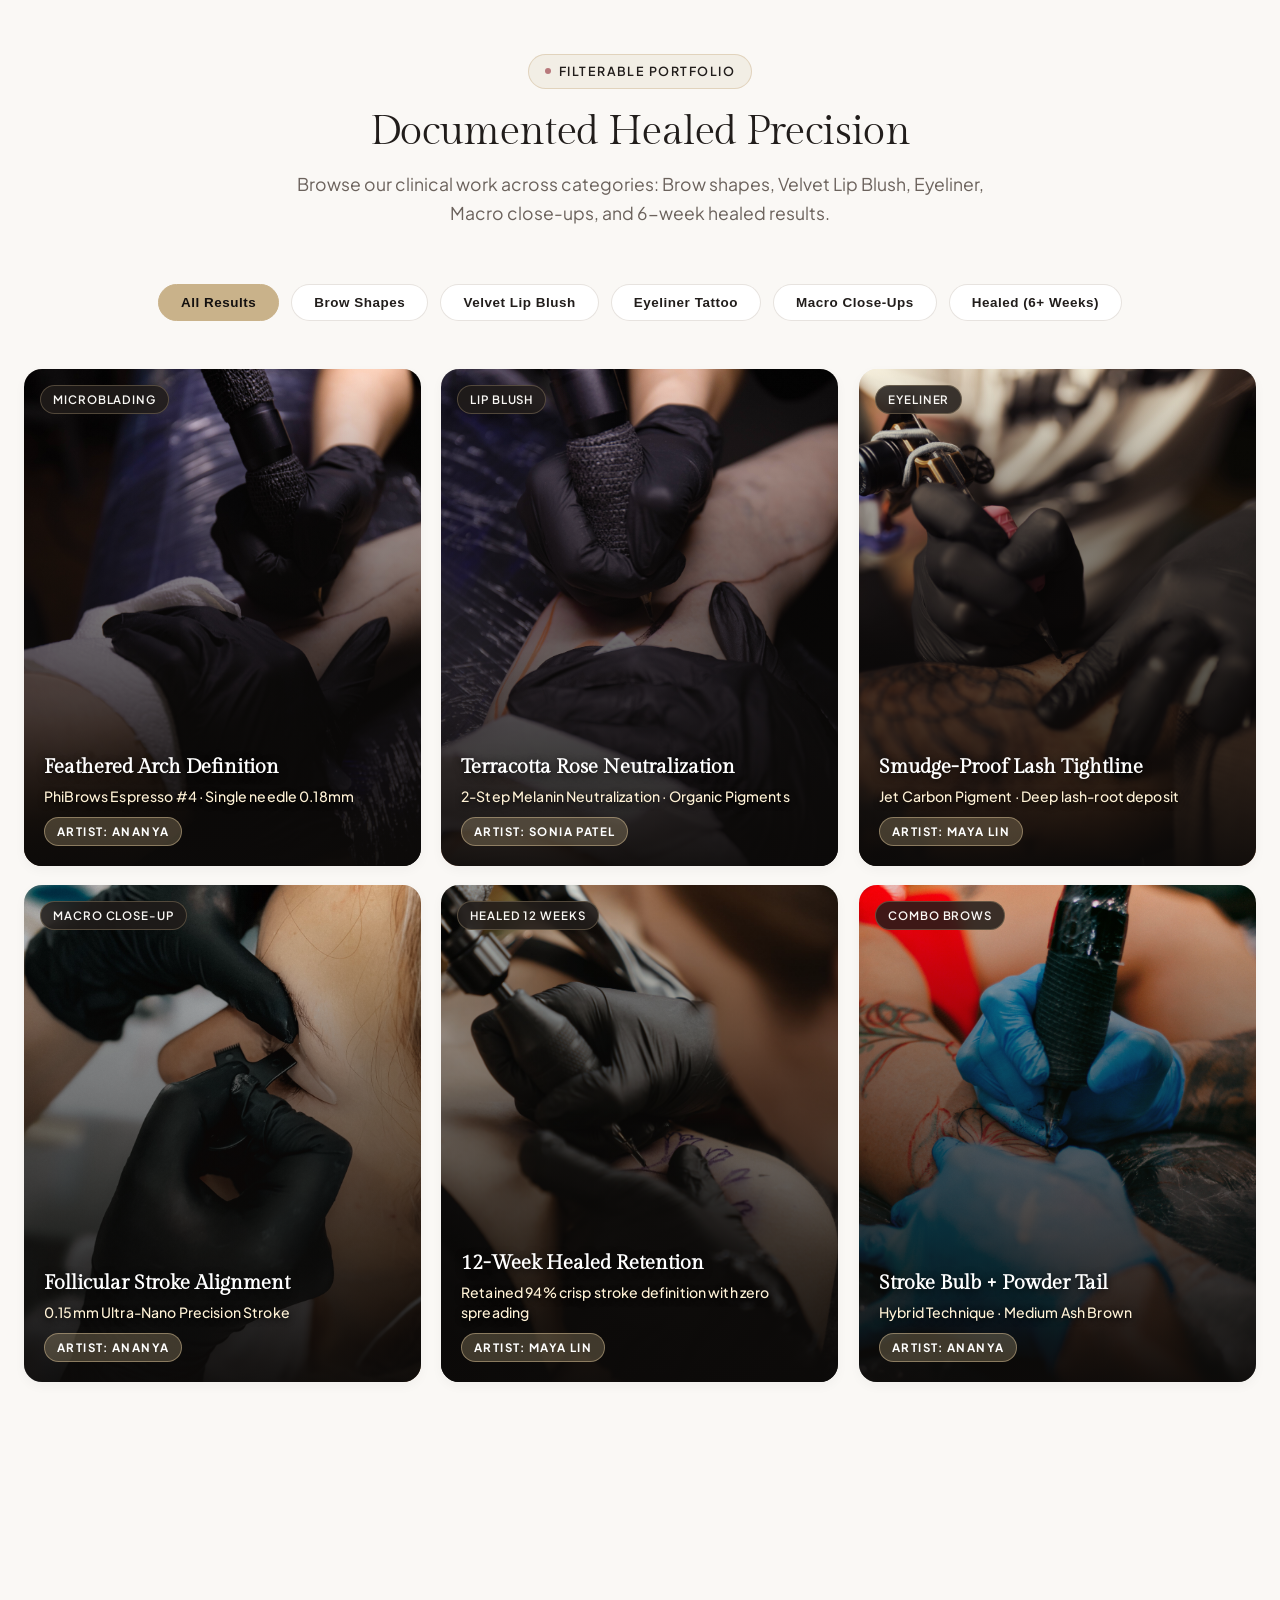
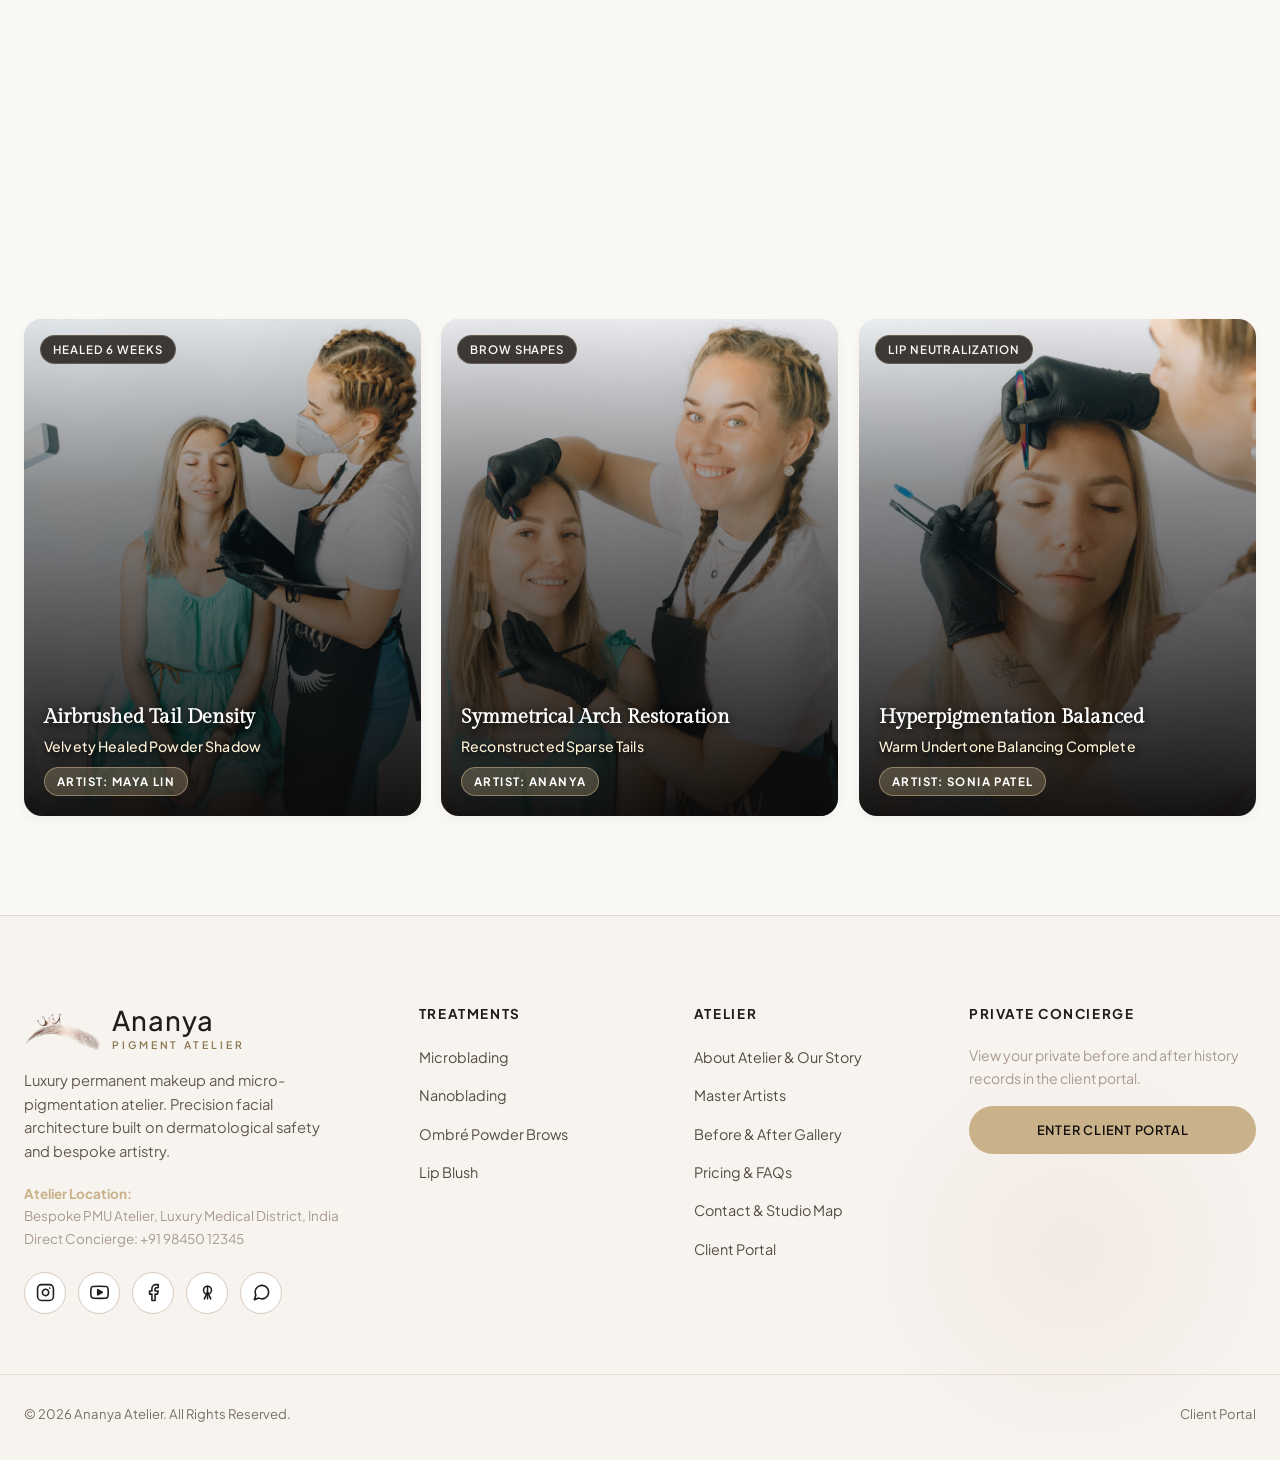
<file: artists.html>
<!DOCTYPE html>
<html lang="en">
<head>
  <meta charset="UTF-8">
  <meta name="viewport" content="width=device-width, initial-scale=1.0">
  <title>Master Artists & Editorial Portfolio | Ananya Atelier</title>
  <meta name="description" content="Meet our master pigmentologists and explore our high-precision healed portfolio: Brow Shapes, Velvet Lip Blush, Eyeliner, and Macro Close-Up Work.">
  
  <link rel="stylesheet" href="css/style.css">
  <link rel="icon" type="image/png" href="image/favicon.png">
  <link rel="apple-touch-icon" href="image/favicon.png">
</head>
<body>



  <!-- Top Notice Bar -->
  <div class="top-notice-bar">
    <span><span class="badge-dot"></span> Master Artist Ananya is accepting bespoke Q4 appointments</span>
    <a href="login.html" style="color:var(--color-champagne); text-decoration:underline; font-weight:600;">Client Portal ↗</a>
  </div>

  <!-- Atelier Navbar -->
  <header class="atelier-navbar">
    <div class="navbar-container">
      <a href="index.html" class="brand-logo" aria-label="Ananya Atelier Home" data-magnetic>
        <img src="image/logo-crown-brow.png" alt="Ananya Atelier Logo" class="brand-logo-img">
        <div class="brand-title">
          <span class="brand-name">Ananya</span>
          <span class="brand-tagline">Pigment Atelier</span>
        </div>
      </a>

      <nav aria-label="Main Navigation">
        <ul class="nav-menu">
          <li><a href="index.html" class="nav-link">Home 1</a></li>
          <li><a href="home2.html" class="nav-link">Home 2</a></li>
          <li><a href="about.html" class="nav-link">About</a></li>
          <li><a href="services.html" class="nav-link">Services</a></li>
          <li><a href="artists.html" class="nav-link active">Artists & Portfolio</a></li>
          <li><a href="pricing.html" class="nav-link">Pricing & FAQs</a></li>
          <li><a href="contact.html" class="nav-link">Contact</a></li>
          <li class="mobile-drawer-cta" style="margin-top:14px; padding-top:14px; border-top:1px solid var(--color-border-light);">
            <div style="display:flex; gap:10px; align-items:center; justify-content:space-between; margin-bottom:12px;">
              <button type="button" class="btn-nav-icon theme-toggle-btn" aria-label="Toggle theme" title="Toggle Dark/Light Mode" style="flex:1; width:auto; height:42px; border-radius:var(--border-radius-md); display:inline-flex; gap:8px;">
                <svg class="theme-icon-moon" width="16" height="16" viewBox="0 0 24 24" fill="none" stroke="currentColor" stroke-width="2"><path d="M21 12.79A9 9 0 1 1 11.21 3 7 7 0 0 0 21 12.79z"></path></svg>
                <svg class="theme-icon-sun" width="16" height="16" viewBox="0 0 24 24" fill="none" stroke="currentColor" stroke-width="2"><circle cx="12" cy="12" r="5"></circle><line x1="12" y1="1" x2="12" y2="3"></line><line x1="12" y1="21" x2="12" y2="23"></line><line x1="4.22" y1="4.22" x2="5.64" y2="5.64"></line><line x1="18.36" y1="18.36" x2="19.78" y2="19.78"></line><line x1="1" y1="12" x2="3" y2="12"></line><line x1="21" y1="12" x2="23" y2="12"></line><line x1="4.22" y1="19.78" x2="5.64" y2="18.36"></line><line x1="18.36" y1="5.64" x2="19.78" y2="4.22"></line></svg>
                <span>Theme</span>
              </button>
              <button type="button" class="btn-nav-icon rtl-toggle-btn" aria-label="Toggle RTL/LTR" title="Toggle RTL/LTR" style="flex:1; width:auto; height:42px; border-radius:var(--border-radius-md); display:inline-flex; gap:8px;">
                <span class="rtl-label">RTL</span>
              </button>
            </div>
            <a href="login.html" class="btn-portal-pill" style="width:100%; justify-content:center; padding:12px 16px;">
              <svg width="14" height="14" viewBox="0 0 24 24" fill="none" stroke="currentColor" stroke-width="2"><path d="M20 21v-2a4 4 0 0 0-4-4H8a4 4 0 0 0-4 4v2"></path><circle cx="12" cy="7" r="4"></circle></svg>
              Client Portal ↗
            </a>
          </li>
          <li class="mobile-drawer-cta" style="margin-top:8px;">
            <button type="button" class="btn-luxury btn-rose" style="width:100%;" data-open-consultation>Book Consultation</button>
          </li>
        </ul>
      </nav>

      <div class="nav-actions">
        <button type="button" class="btn-nav-icon theme-toggle-btn" aria-label="Toggle theme" title="Toggle Dark/Light Mode" data-magnetic>
          <svg class="theme-icon-moon" width="18" height="18" viewBox="0 0 24 24" fill="none" stroke="currentColor" stroke-width="2"><path d="M21 12.79A9 9 0 1 1 11.21 3 7 7 0 0 0 21 12.79z"></path></svg>
          <svg class="theme-icon-sun" width="18" height="18" viewBox="0 0 24 24" fill="none" stroke="currentColor" stroke-width="2"><circle cx="12" cy="12" r="5"></circle><line x1="12" y1="1" x2="12" y2="3"></line><line x1="12" y1="21" x2="12" y2="23"></line><line x1="4.22" y1="4.22" x2="5.64" y2="5.64"></line><line x1="18.36" y1="18.36" x2="19.78" y2="19.78"></line><line x1="1" y1="12" x2="3" y2="12"></line><line x1="21" y1="12" x2="23" y2="12"></line><line x1="4.22" y1="19.78" x2="5.64" y2="18.36"></line><line x1="18.36" y1="5.64" x2="19.78" y2="4.22"></line></svg>
        </button>
        <button type="button" class="btn-nav-icon rtl-toggle-btn" aria-label="Toggle RTL/LTR" title="Toggle RTL/LTR" data-magnetic>
          <span class="rtl-label">RTL</span>
        </button>
        <a href="login.html" class="btn-nav-icon portal-nav-btn" aria-label="Client Portal" title="Client Portal" data-magnetic>
          <svg width="18" height="18" viewBox="0 0 24 24" fill="none" stroke="currentColor" stroke-width="2"><path d="M20 21v-2a4 4 0 0 0-4-4H8a4 4 0 0 0-4 4v2"></path><circle cx="12" cy="7" r="4"></circle></svg>
        </a>
        <button type="button" class="btn-luxury btn-primary" data-open-consultation data-magnetic>Book Consultation</button>
        <button type="button" class="mobile-nav-toggle" aria-label="Toggle navigation menu">
          <svg width="24" height="24" viewBox="0 0 24 24" fill="none" stroke="currentColor" stroke-width="2"><line x1="3" y1="12" x2="21" y2="12"></line><line x1="3" y1="6" x2="21" y2="6"></line><line x1="3" y1="18" x2="21" y2="18"></line></svg>
        </button>
      </div>
    </div>
  </header>

  <main id="content">

    <!-- Header Section -->
    <section class="section-atelier page-hero-header" style="background-image: url('image/make%20(23).jpg');">
      <div class="container-atelier text-center" style="max-width:820px; text-align:center; margin:0 auto;" data-reveal>
        <div class="badge-lab"><span class="dot"></span> Master Practitioners</div>
        <h1 class="font-serif">The Atelier Resident Artists</h1>
        <p class="section-subtitle">
          Trained across Belgrade, London, and Seoul. Every practitioner on our team holds international master certifications and performs under rigorous hospital-grade aseptic protocols.
        </p>
      </div>
    </section>

    <!-- Master Artist Profiles -->
    <section class="section-atelier" style="padding-top:10px;">
      <div class="container-atelier">
        
        <div class="artist-grid">
          
          <!-- Artist 1: Ananya -->
          <div class="service-card" style="border:1.5px solid var(--color-champagne);" data-reveal>
            <div class="artist-card-media">
              <img src="image/make%20(19).jpg" alt="Ananya Master Pigmentologist">
              <span class="service-tag tag-featured">Founder & Master Artist</span>
            </div>
            <div class="service-card-body">
              <h3 class="service-title font-serif">Ananya</h3>
              <p style="font-size:0.8rem; color:var(--color-rose-dark); font-weight:700; text-transform:uppercase; letter-spacing:0.08em; margin-bottom:12px;">
                PhiBrows Master Certified · 10+ Years Experience
              </p>
              <p class="service-desc">
                Pioneer of South Asian facial micro-pigmentation. Ananya specializes in complex brow reconstruction, hyper-realistic hairline feathering, and corrective color theory.
              </p>
              <div class="service-meta-list">
                <div class="service-meta-item"><span>Signature Skill:</span> <strong>3D Anatomical Feathering</strong></div>
                <div class="service-meta-item"><span>Certification:</span> <strong>PhiBrows Academy, Belgrade</strong></div>
                <div class="service-meta-item"><span>Consultation:</span> <strong>Strictly by Pre-Screening</strong></div>
              </div>
              <button type="button" class="btn-luxury btn-primary" style="width:100%;" data-open-consultation data-magnetic>Book With Ananya</button>
            </div>
          </div>

          <!-- Artist 2: Maya Lin -->
          <div class="service-card" data-reveal>
            <div class="artist-card-media">
              <img src="image/make%20(20).jpg" alt="Maya Lin Senior Brow Architect">
              <span class="service-tag">Senior Brow Architect</span>
            </div>
            <div class="service-card-body">
              <h3 class="service-title font-serif">Maya Lin</h3>
              <p style="font-size:0.8rem; color:var(--color-rose-dark); font-weight:700; text-transform:uppercase; letter-spacing:0.08em; margin-bottom:12px;">
                Digital Nano Specialist · London Institute Certified
              </p>
              <p class="service-desc">
                Known for her delicate touch and acoustic needle mastery. Maya is the studio's leading specialist for oily and sensitive skin nanoblading transformations.
              </p>
              <div class="service-meta-list">
                <div class="service-meta-item"><span>Signature Skill:</span> <strong>Digital Acoustic Nanoblading</strong></div>
                <div class="service-meta-item"><span>Experience:</span> <strong>6 Years / 3,000+ Procedures</strong></div>
                <div class="service-meta-item"><span>Touch-Up Specialty:</span> <strong>Precision Maintenance</strong></div>
              </div>
              <button type="button" class="btn-luxury btn-outline" style="width:100%;" data-open-consultation data-magnetic>Book With Maya Lin</button>
            </div>
          </div>

          <!-- Artist 3: Sonia Patel -->
          <div class="service-card" data-reveal>
            <div class="artist-card-media">
              <img src="image/make%20(21).jpg" alt="Sonia Patel Lip Pigment Specialist">
              <span class="service-tag">Lip Blush & Neutralization Lead</span>
            </div>
            <div class="service-card-body">
              <h3 class="service-title font-serif">Sonia Patel</h3>
              <p style="font-size:0.8rem; color:var(--color-rose-dark); font-weight:700; text-transform:uppercase; letter-spacing:0.08em; margin-bottom:12px;">
                Melanin Undertone Specialist · Seoul PMU Certified
              </p>
              <p class="service-desc">
                Specialized in dark lip neutralization and velvet lip blush. Sonia formulated the studio's proprietary peach-terracotta undertone correction protocol.
              </p>
              <div class="service-meta-list">
                <div class="service-meta-item"><span>Signature Skill:</span> <strong>Lip Undertone Neutralization</strong></div>
                <div class="service-meta-item"><span>Experience:</span> <strong>5 Years / 2,500+ Procedures</strong></div>
                <div class="service-meta-item"><span>Specialty:</span> <strong>Velvet Gradient Blush</strong></div>
              </div>
              <button type="button" class="btn-luxury btn-outline" style="width:100%;" data-open-consultation data-magnetic>Book With Sonia Patel</button>
            </div>
          </div>

        </div>

      </div>
    </section>

    <!-- Filterable Editorial Portfolio Section -->
    <section class="section-atelier" id="portfolio" style="background:var(--bg-porcelain-light); border-top:1px solid var(--color-border);">
      <div class="container-atelier" data-reveal>
        <div class="section-header">
          <div class="badge-lab"><span class="dot"></span> Filterable Portfolio</div>
          <h2>Documented Healed Precision</h2>
          <p class="section-subtitle">
            Browse our clinical work across categories: Brow shapes, Velvet Lip Blush, Eyeliner, Macro close-ups, and 6-week healed results.
          </p>
        </div>

        <!-- Filter Bar -->
        <div class="portfolio-filter-bar">
          <button type="button" class="filter-btn active" data-filter="all" data-magnetic>All Results</button>
          <button type="button" class="filter-btn" data-filter="brows" data-magnetic>Brow Shapes</button>
          <button type="button" class="filter-btn" data-filter="lips" data-magnetic>Velvet Lip Blush</button>
          <button type="button" class="filter-btn" data-filter="eyeliner" data-magnetic>Eyeliner Tattoo</button>
          <button type="button" class="filter-btn" data-filter="closeup" data-magnetic>Macro Close-Ups</button>
          <button type="button" class="filter-btn" data-filter="healed" data-magnetic>Healed (6+ Weeks)</button>
        </div>

        <!-- Portfolio Gallery Grid -->
        <div class="portfolio-grid">
          
          <!-- Item 1 -->
          <div class="portfolio-item" data-category="brows" data-reveal>
            <div class="portfolio-img-wrap">
              <img src="image/make%20(22).jpg" alt="Microblading Feathered Arch">
              <span class="portfolio-badge">Microblading</span>
            </div>
            <div class="portfolio-overlay">
              <h4>Feathered Arch Definition</h4>
              <p>PhiBrows Espresso #4 · Single needle 0.18mm</p>
              <span class="technique">Artist: Ananya</span>
            </div>
          </div>

          <!-- Item 2 -->
          <div class="portfolio-item" data-category="lips" data-reveal>
            <div class="portfolio-img-wrap">
              <img src="image/make%20(23).jpg" alt="Lip Blush Velvet Flush">
              <span class="portfolio-badge">Lip Blush</span>
            </div>
            <div class="portfolio-overlay">
              <h4>Terracotta Rose Neutralization</h4>
              <p>2-Step Melanin Neutralization · Organic Pigments</p>
              <span class="technique">Artist: Sonia Patel</span>
            </div>
          </div>

          <!-- Item 3 -->
          <div class="portfolio-item" data-category="eyeliner" data-reveal>
            <div class="portfolio-img-wrap">
              <img src="image/make%20(24).jpg" alt="Invisible Lash Line Enhancement">
              <span class="portfolio-badge">Eyeliner</span>
            </div>
            <div class="portfolio-overlay">
              <h4>Smudge-Proof Lash Tightline</h4>
              <p>Jet Carbon Pigment · Deep lash-root deposit</p>
              <span class="technique">Artist: Maya Lin</span>
            </div>
          </div>

          <!-- Item 4 -->
          <div class="portfolio-item" data-category="closeup" data-reveal>
            <div class="portfolio-img-wrap">
              <img src="image/make%20(25).jpg" alt="Macro Hair Stroke Detail">
              <span class="portfolio-badge">Macro Close-Up</span>
            </div>
            <div class="portfolio-overlay">
              <h4>Follicular Stroke Alignment</h4>
              <p>0.15mm Ultra-Nano Precision Stroke</p>
              <span class="technique">Artist: Ananya</span>
            </div>
          </div>

          <!-- Item 5 -->
          <div class="portfolio-item" data-category="healed" data-reveal>
            <div class="portfolio-img-wrap">
              <img src="image/make%20(26).jpg" alt="Healed Result 12 Weeks">
              <span class="portfolio-badge">Healed 12 Weeks</span>
            </div>
            <div class="portfolio-overlay">
              <h4>12-Week Healed Retention</h4>
              <p>Retained 94% crisp stroke definition with zero spreading</p>
              <span class="technique">Artist: Maya Lin</span>
            </div>
          </div>

          <!-- Item 6 -->
          <div class="portfolio-item" data-category="brows" data-reveal>
            <div class="portfolio-img-wrap">
              <img src="image/make%20(27).jpg" alt="Combo Brows Velvet Tail">
              <span class="portfolio-badge">Combo Brows</span>
            </div>
            <div class="portfolio-overlay">
              <h4>Stroke Bulb + Powder Tail</h4>
              <p>Hybrid Technique · Medium Ash Brown</p>
              <span class="technique">Artist: Ananya</span>
            </div>
          </div>

          <!-- Item 7 -->
          <div class="portfolio-item" data-category="brows" data-reveal>
            <div class="portfolio-img-wrap">
              <img src="image/make%20(28).jpg" alt="Nanoblading Feathering">
              <span class="portfolio-badge">Nanoblading</span>
            </div>
            <div class="portfolio-overlay">
              <h4>Feathered Bulb Transition</h4>
              <p>Acoustic Single Needle · Natural Spacing</p>
              <span class="technique">Artist: Maya Lin</span>
            </div>
          </div>

          <!-- Item 8 -->
          <div class="portfolio-item" data-category="lips" data-reveal>
            <div class="portfolio-img-wrap">
              <img src="image/make%20(29).jpg" alt="Lip Blush Rose Glow">
              <span class="portfolio-badge">Lip Blush</span>
            </div>
            <div class="portfolio-overlay">
              <h4>Peach Rose Velvet Blush</h4>
              <p>Natural Tint · 2.5 Year Longevity</p>
              <span class="technique">Artist: Sonia Patel</span>
            </div>
          </div>

          <!-- Item 9 -->
          <div class="portfolio-item" data-category="closeup" data-reveal>
            <div class="portfolio-img-wrap">
              <img src="image/make%20(30).jpg" alt="Macro Pigment Detail">
              <span class="portfolio-badge">Macro Close-Up</span>
            </div>
            <div class="portfolio-overlay">
              <h4>Epidermal Boundary Precision</h4>
              <p>Medical Swiss Organic Pigment Deposit</p>
              <span class="technique">Artist: Ananya</span>
            </div>
          </div>

          <!-- Item 10 -->
          <div class="portfolio-item" data-category="healed" data-reveal>
            <div class="portfolio-img-wrap">
              <img src="image/make%20(31).jpg" alt="Healed Ombre Powder">
              <span class="portfolio-badge">Healed 6 Weeks</span>
            </div>
            <div class="portfolio-overlay">
              <h4>Airbrushed Tail Density</h4>
              <p>Velvety Healed Powder Shadow</p>
              <span class="technique">Artist: Maya Lin</span>
            </div>
          </div>

          <!-- Item 11 -->
          <div class="portfolio-item" data-category="brows" data-reveal>
            <div class="portfolio-img-wrap">
              <img src="image/make%20(32).jpg" alt="Symmetry Alignment">
              <span class="portfolio-badge">Brow Shapes</span>
            </div>
            <div class="portfolio-overlay">
              <h4>Symmetrical Arch Restoration</h4>
              <p>Reconstructed Sparse Tails</p>
              <span class="technique">Artist: Ananya</span>
            </div>
          </div>

          <!-- Item 12 -->
          <div class="portfolio-item" data-category="lips" data-reveal>
            <div class="portfolio-img-wrap">
              <img src="image/make%20(33).jpg" alt="Lip Neutralization Healed">
              <span class="portfolio-badge">Lip Neutralization</span>
            </div>
            <div class="portfolio-overlay">
              <h4>Hyperpigmentation Balanced</h4>
              <p>Warm Undertone Balancing Complete</p>
              <span class="technique">Artist: Sonia Patel</span>
            </div>
          </div>

        </div>
      </div>
    </section>

  </main>

  <!-- Global Footer -->
  <footer class="atelier-footer">
    <div class="footer-grid">
      <div class="footer-brand">
        <a href="index.html" class="brand-logo" aria-label="Ananya Atelier Home" data-magnetic>
          <img src="image/logo-crown-brow.png" alt="Ananya Atelier Logo" class="brand-logo-img">
          <div class="brand-title">
            <span class="brand-name">Ananya</span>
            <span class="brand-tagline">Pigment Atelier</span>
          </div>
        </a>
        <p>Luxury permanent makeup and micro-pigmentation atelier. Precision facial architecture built on dermatological safety and bespoke artistry.</p>
        <div style="margin-top:20px; font-size:0.84rem; color:var(--color-taupe);">
          <strong style="color:var(--color-champagne);">Atelier Location:</strong><br>
          Bespoke PMU Atelier, Luxury Medical District, India<br>
          Direct Concierge: +91 98450 12345
        </div>
        <div class="footer-social-links" aria-label="Official Atelier Social Media Channels">
          <a href="https://instagram.com" class="footer-social-icon" aria-label="Follow Ananya Atelier on Instagram" target="_blank" rel="noopener noreferrer">
            <svg viewBox="0 0 24 24" fill="none" stroke="currentColor" stroke-width="2" stroke-linecap="round" stroke-linejoin="round">
              <rect x="2" y="2" width="20" height="20" rx="5" ry="5"></rect>
              <path d="M16 11.37A4 4 0 1 1 12.63 8 4 4 0 0 1 16 11.37z"></path>
              <line x1="17.5" y1="6.5" x2="17.51" y2="6.5"></line>
            </svg>
          </a>
          <a href="https://youtube.com" class="footer-social-icon" aria-label="Watch Ananya Atelier on YouTube" target="_blank" rel="noopener noreferrer">
            <svg viewBox="0 0 24 24" fill="none" stroke="currentColor" stroke-width="2" stroke-linecap="round" stroke-linejoin="round">
              <path d="M22.54 6.42a2.78 2.78 0 0 0-1.94-2C18.88 4 12 4 12 4s-6.88 0-8.6.46a2.78 2.78 0 0 0-1.94 2A29 29 0 0 0 1 11.75a29 29 0 0 0 .46 5.33A2.78 2.78 0 0 0 3.4 19c1.72.46 8.6.46 8.6.46s6.88 0 8.6-.46a2.78 2.78 0 0 0 1.94-2 29 29 0 0 0 .46-5.25 29 29 0 0 0-.46-5.33z"></path>
              <polygon points="9.75 15.02 15.5 11.75 9.75 8.48 9.75 15.02" fill="currentColor"></polygon>
            </svg>
          </a>
          <a href="https://facebook.com" class="footer-social-icon" aria-label="Follow Ananya Atelier on Facebook" target="_blank" rel="noopener noreferrer">
            <svg viewBox="0 0 24 24" fill="none" stroke="currentColor" stroke-width="2" stroke-linecap="round" stroke-linejoin="round">
              <path d="M18 2h-3a5 5 0 0 0-5 5v3H7v4h3v8h4v-8h3l1-4h-4V7a1 1 0 0 1 1-1h3z"></path>
            </svg>
          </a>
          <a href="https://pinterest.com" class="footer-social-icon" aria-label="Explore Ananya Atelier on Pinterest" target="_blank" rel="noopener noreferrer">
            <svg viewBox="0 0 24 24" fill="none" stroke="currentColor" stroke-width="2" stroke-linecap="round" stroke-linejoin="round">
              <line x1="12" y1="4" x2="12" y2="20"></line>
              <path d="M8 20l4-9 4 9"></path>
              <circle cx="12" cy="9" r="5"></circle>
            </svg>
          </a>
          <a href="https://wa.me/919845012345" class="footer-social-icon" aria-label="Direct Concierge WhatsApp" target="_blank" rel="noopener noreferrer">
            <svg viewBox="0 0 24 24" fill="none" stroke="currentColor" stroke-width="2" stroke-linecap="round" stroke-linejoin="round">
              <path d="M21 11.5a8.38 8.38 0 0 1-.9 3.8 8.5 8.5 0 0 1-7.6 4.7 8.38 8.38 0 0 1-3.8-.9L3 21l1.9-5.7a8.38 8.38 0 0 1-.9-3.8 8.5 8.5 0 0 1 4.7-7.6 8.38 8.38 0 0 1 3.8-.9h.5a8.48 8.48 0 0 1 8 8v.5z"></path>
            </svg>
          </a>
        </div>
      </div>
      <div>
        <h4 class="footer-col-title">Treatments</h4>
        <ul class="footer-links">
          <li><a href="services.html#microblading">Microblading</a></li>
          <li><a href="services.html#nanoblading">Nanoblading</a></li>
          <li><a href="services.html#powder">Ombré Powder Brows</a></li>
          <li><a href="services.html#lipblush">Lip Blush</a></li>
        </ul>
      </div>
      <div>
        <h4 class="footer-col-title">Atelier</h4>
        <ul class="footer-links">
          <li><a href="about.html">About Atelier & Our Story</a></li>
          <li><a href="artists.html">Master Artists</a></li>
          <li><a href="artists.html#portfolio">Before & After Gallery</a></li>
          <li><a href="pricing.html">Pricing & FAQs</a></li>
          <li><a href="contact.html">Contact & Studio Map</a></li>
          <li><a href="login.html">Client Portal</a></li>
        </ul>
      </div>
      <div>
        <h4 class="footer-col-title">Private Concierge</h4>
        <p style="font-size:0.88rem; color:var(--color-taupe); margin-bottom:16px;">View your private before and after history records in the client portal.</p>
        <a href="login.html" class="btn-luxury btn-champagne" style="padding:10px 20px; font-size:0.8rem; width:100%;" data-magnetic>Enter Client Portal</a>
      </div>
    </div>
    <div class="footer-bottom">
      <span>© 2026 Ananya Atelier. All Rights Reserved.</span>
      <a href="login.html">Client Portal</a>
    </div>
  </footer>

  <!-- Consultation Modal -->
  <div class="atelier-modal-overlay" id="consultationModal">
    <div class="atelier-modal-card">
      <button type="button" class="modal-close-btn">×</button>
      <div class="badge-lab"><span class="dot"></span> Reserve Consultation</div>
      <h3 class="font-serif">Request In-Studio Consultation</h3>
      <form id="consultationForm" style="margin-top:20px;">
        <div class="form-group">
          <label class="form-label" for="cName">Full Name</label>
          <input type="text" id="cName" class="form-control" required placeholder="Your full name">
        </div>
        <div class="form-group">
          <label class="form-label" for="cPhone">WhatsApp Number</label>
          <input type="tel" id="cPhone" class="form-control" required placeholder="+91 98450 00000">
        </div>
        <div class="form-group">
          <label class="form-label" for="cArtist">Select Artist</label>
          <select id="cArtist" class="form-select">
            <option value="Ananya">Ananya (Founder & Master Artist)</option>
            <option value="Maya Lin">Maya Lin (Senior Brow Architect)</option>
            <option value="Sonia Patel">Sonia Patel (Senior Lip Specialist)</option>
          </select>
        </div>
        <button type="submit" class="btn-luxury btn-rose" style="width:100%;">Submit Consultation Request</button>
      </form>
      <div id="consultationSuccess" style="display:none; text-align:center; padding:24px 0;">
        <div style="font-size:2.5rem; color:var(--color-rose);">✓</div>
        <h4 class="font-serif">Consultation Request Received</h4>
        <p style="font-size:0.92rem; color:var(--color-text-muted); margin-top:8px;">We will connect with you via WhatsApp to finalize your booking.</p>
      </div>
    </div>
  </div>

  <script src="js/auth.js"></script>
  <script src="js/main.js"></script>
</body>
</html>
</file>
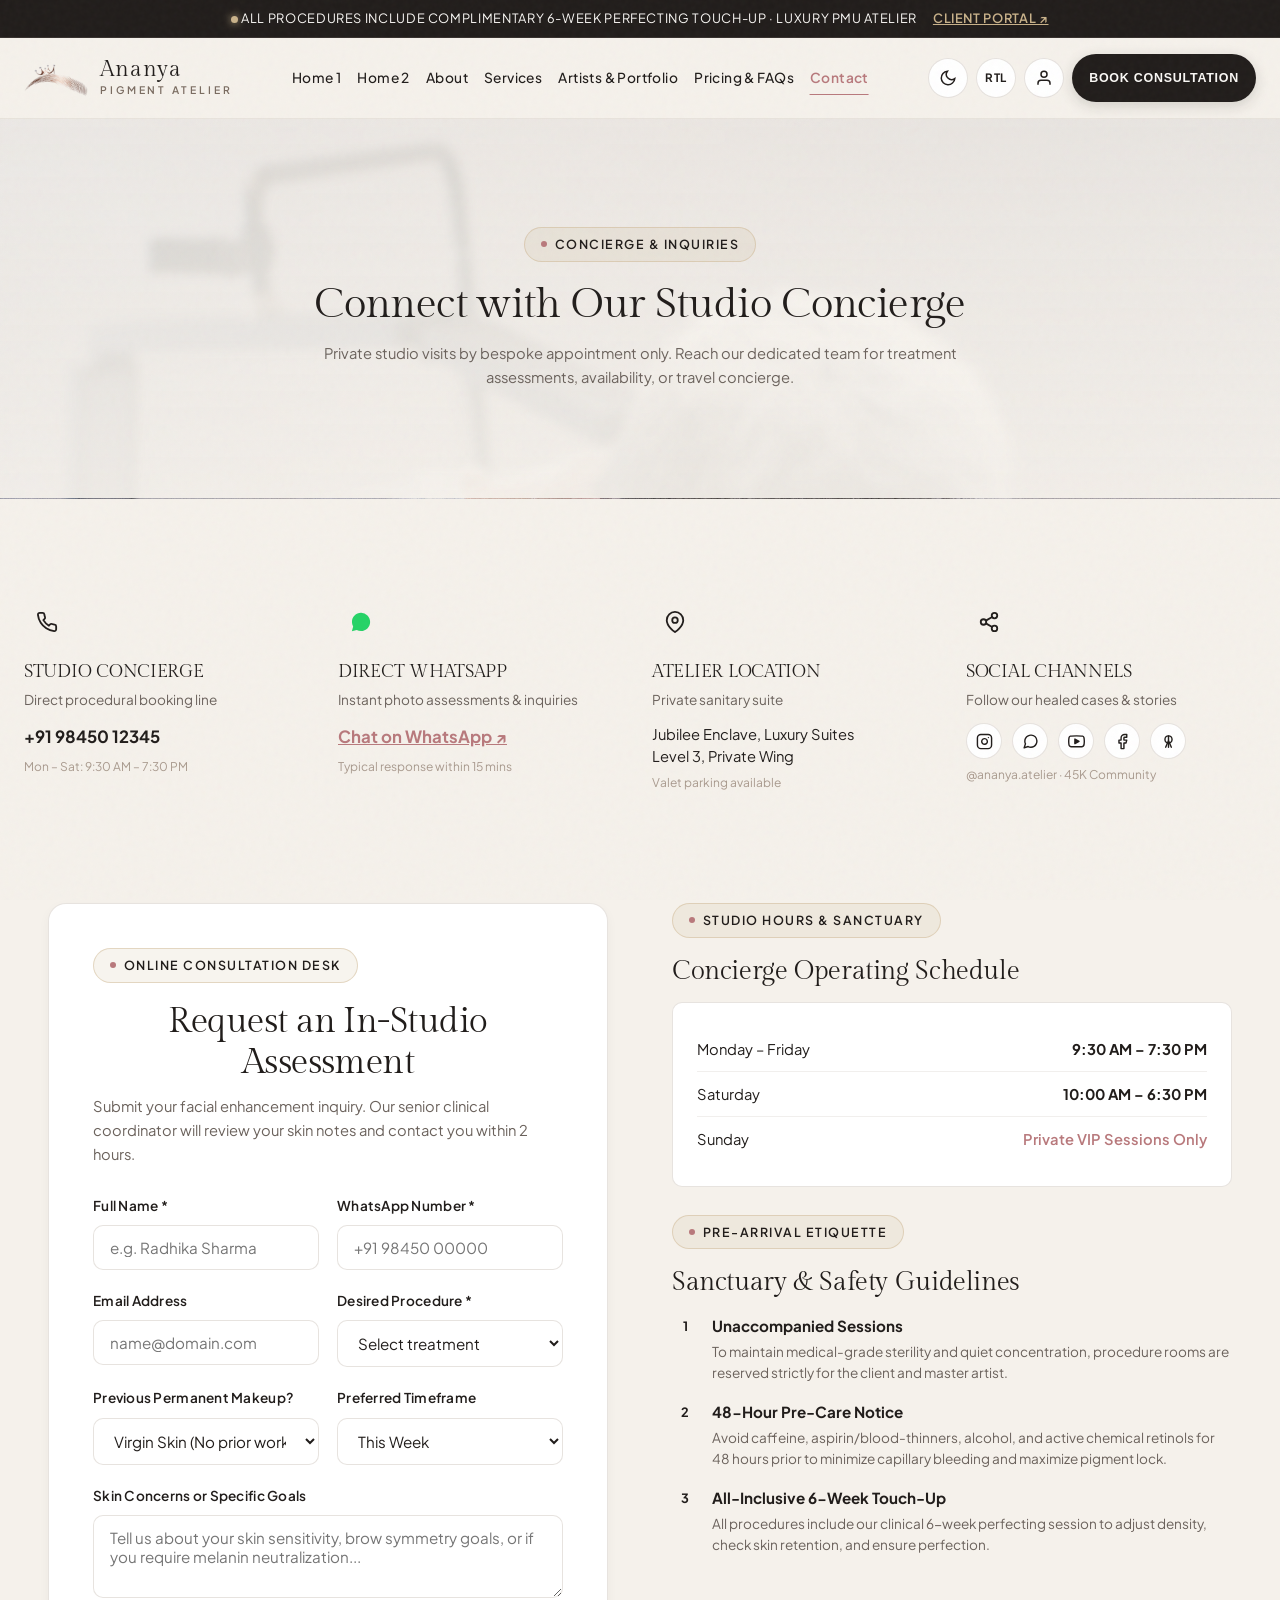
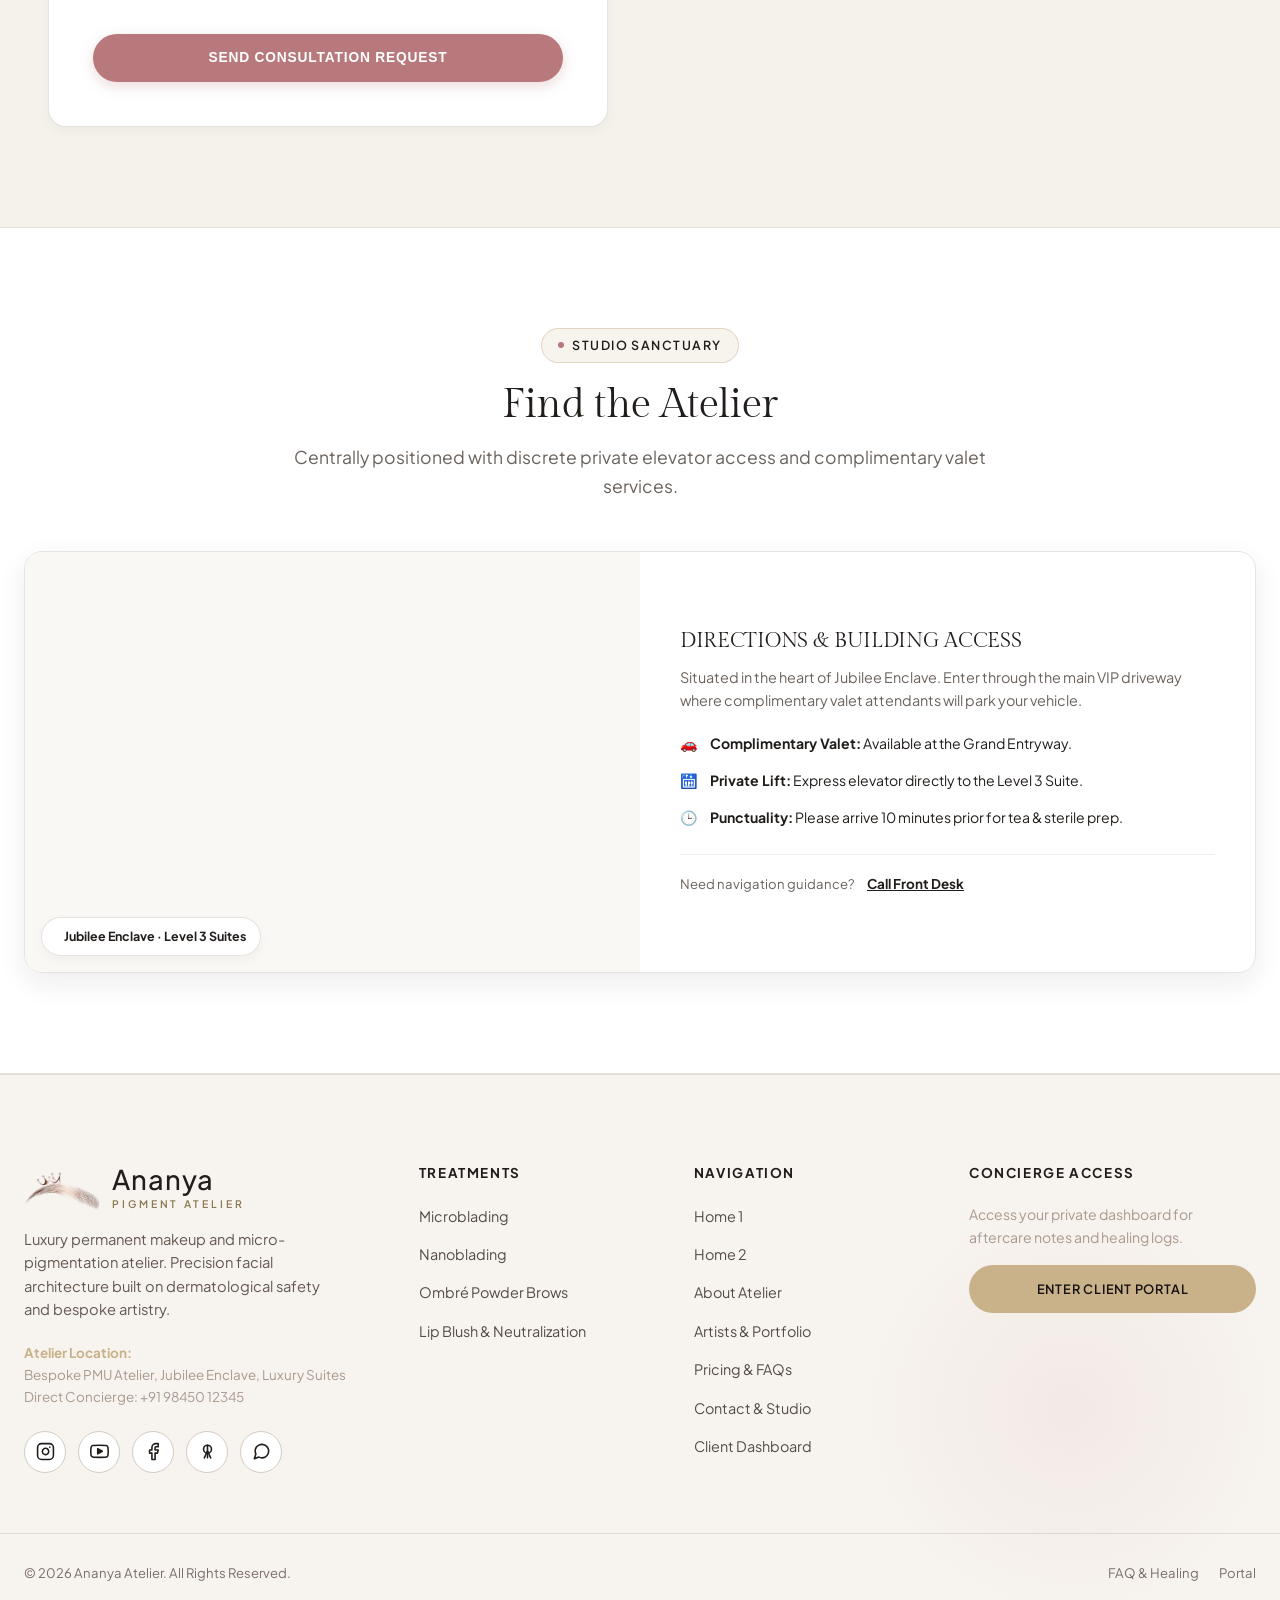
<file: contact.html>
<!DOCTYPE html>
<html lang="en">
<head>
  <meta charset="UTF-8">
  <meta name="viewport" content="width=device-width, initial-scale=1.0">
  <title>Contact & Studio Concierge | Ananya Atelier</title>
  <meta name="description" content="Connect with Ananya Atelier concierge. Schedule your private permanent makeup consultation, access studio location and interactive map, and view pre-arrival guidelines.">
  
  <link rel="stylesheet" href="css/style.css">
  <link rel="icon" type="image/png" href="image/favicon.png">
  <link rel="apple-touch-icon" href="image/favicon.png">
</head>
<body>

  <!-- Top Notice Bar -->
  <div class="top-notice-bar">
    <span><span class="badge-dot"></span> All procedures include complimentary 6-week perfecting touch-up · Luxury PMU Atelier</span>
    <a href="login.html" style="color:var(--color-champagne); text-decoration:underline; font-weight:600;">Client Portal ↗</a>
  </div>

  <!-- Atelier Navbar -->
  <header class="atelier-navbar">
    <div class="navbar-container">
      <a href="index.html" class="brand-logo" aria-label="Ananya Atelier Home" data-magnetic>
        <img src="image/logo-crown-brow.png" alt="Ananya Atelier Logo" class="brand-logo-img">
        <div class="brand-title">
          <span class="brand-name">Ananya</span>
          <span class="brand-tagline">Pigment Atelier</span>
        </div>
      </a>

      <nav aria-label="Main Navigation">
        <ul class="nav-menu">
          <li><a href="index.html" class="nav-link">Home 1</a></li>
          <li><a href="home2.html" class="nav-link">Home 2</a></li>
          <li><a href="about.html" class="nav-link">About</a></li>
          <li><a href="services.html" class="nav-link">Services</a></li>
          <li><a href="artists.html" class="nav-link">Artists & Portfolio</a></li>
          <li><a href="pricing.html" class="nav-link">Pricing & FAQs</a></li>
          <li><a href="contact.html" class="nav-link active">Contact</a></li>
          <li class="mobile-drawer-cta" style="margin-top:14px; padding-top:14px; border-top:1px solid var(--color-border-light);">
            <div style="display:flex; gap:10px; align-items:center; justify-content:space-between; margin-bottom:12px;">
              <button type="button" class="btn-nav-icon theme-toggle-btn" aria-label="Toggle theme" title="Toggle Dark/Light Mode" style="flex:1; width:auto; height:42px; border-radius:var(--border-radius-md); display:inline-flex; gap:8px;">
                <svg class="theme-icon-moon" width="16" height="16" viewBox="0 0 24 24" fill="none" stroke="currentColor" stroke-width="2"><path d="M21 12.79A9 9 0 1 1 11.21 3 7 7 0 0 0 21 12.79z"></path></svg>
                <svg class="theme-icon-sun" width="16" height="16" viewBox="0 0 24 24" fill="none" stroke="currentColor" stroke-width="2"><circle cx="12" cy="12" r="5"></circle><line x1="12" y1="1" x2="12" y2="3"></line><line x1="12" y1="21" x2="12" y2="23"></line><line x1="4.22" y1="4.22" x2="5.64" y2="5.64"></line><line x1="18.36" y1="18.36" x2="19.78" y2="19.78"></line><line x1="1" y1="12" x2="3" y2="12"></line><line x1="21" y1="12" x2="23" y2="12"></line><line x1="4.22" y1="19.78" x2="5.64" y2="18.36"></line><line x1="18.36" y1="5.64" x2="19.78" y2="4.22"></line></svg>
                <span>Theme</span>
              </button>
              <button type="button" class="btn-nav-icon rtl-toggle-btn" aria-label="Toggle RTL/LTR" title="Toggle RTL/LTR" style="flex:1; width:auto; height:42px; border-radius:var(--border-radius-md); display:inline-flex; gap:8px;">
                <span class="rtl-label">RTL</span>
              </button>
            </div>
            <a href="login.html" class="btn-portal-pill" style="width:100%; justify-content:center; padding:12px 16px;">
              <svg width="14" height="14" viewBox="0 0 24 24" fill="none" stroke="currentColor" stroke-width="2"><path d="M20 21v-2a4 4 0 0 0-4-4H8a4 4 0 0 0-4 4v2"></path><circle cx="12" cy="7" r="4"></circle></svg>
              Client Portal ↗
            </a>
          </li>
          <li class="mobile-drawer-cta" style="margin-top:8px;">
            <button type="button" class="btn-luxury btn-rose" style="width:100%;" data-open-consultation>Book Consultation</button>
          </li>
        </ul>
      </nav>

      <div class="nav-actions">
        <button type="button" class="btn-nav-icon theme-toggle-btn" aria-label="Toggle theme" title="Toggle Dark/Light Mode" data-magnetic>
          <svg class="theme-icon-moon" width="18" height="18" viewBox="0 0 24 24" fill="none" stroke="currentColor" stroke-width="2"><path d="M21 12.79A9 9 0 1 1 11.21 3 7 7 0 0 0 21 12.79z"></path></svg>
          <svg class="theme-icon-sun" width="18" height="18" viewBox="0 0 24 24" fill="none" stroke="currentColor" stroke-width="2"><circle cx="12" cy="12" r="5"></circle><line x1="12" y1="1" x2="12" y2="3"></line><line x1="12" y1="21" x2="12" y2="23"></line><line x1="4.22" y1="4.22" x2="5.64" y2="5.64"></line><line x1="18.36" y1="18.36" x2="19.78" y2="19.78"></line><line x1="1" y1="12" x2="3" y2="12"></line><line x1="21" y1="12" x2="23" y2="12"></line><line x1="4.22" y1="19.78" x2="5.64" y2="18.36"></line><line x1="18.36" y1="5.64" x2="19.78" y2="4.22"></line></svg>
        </button>
        <button type="button" class="btn-nav-icon rtl-toggle-btn" aria-label="Toggle RTL/LTR" title="Toggle RTL/LTR" data-magnetic>
          <span class="rtl-label">RTL</span>
        </button>
        <a href="login.html" class="btn-nav-icon portal-nav-btn" aria-label="Client Portal" title="Client Portal" data-magnetic>
          <svg width="18" height="18" viewBox="0 0 24 24" fill="none" stroke="currentColor" stroke-width="2"><path d="M20 21v-2a4 4 0 0 0-4-4H8a4 4 0 0 0-4 4v2"></path><circle cx="12" cy="7" r="4"></circle></svg>
        </a>
        <button type="button" class="btn-luxury btn-primary" data-open-consultation data-magnetic>Book Consultation</button>
        <button type="button" class="mobile-nav-toggle" aria-label="Toggle navigation menu">
          <svg width="24" height="24" viewBox="0 0 24 24" fill="none" stroke="currentColor" stroke-width="2"><line x1="3" y1="12" x2="21" y2="12"></line><line x1="3" y1="6" x2="21" y2="6"></line><line x1="3" y1="18" x2="21" y2="18"></line></svg>
        </button>
      </div>
    </div>
  </header>

  <main id="content">

    <!-- Contact Page Hero Header (Consistent Height) -->
    <section class="section-atelier page-hero-header" style="background-image: url('image/make%20(2).jpg');">
      <div class="container-atelier text-center" style="max-width:820px; text-align:center; margin:0 auto;" data-reveal>
        <div class="badge-lab"><span class="dot"></span> Concierge & Inquiries</div>
        <h1 class="font-serif">Connect with Our Studio Concierge</h1>
        <p class="section-subtitle">
          Private studio visits by bespoke appointment only. Reach our dedicated team for treatment assessments, availability, or travel concierge.
        </p>
      </div>
    </section>

    <!-- Contact Information Cards Grid -->
    <section class="section-atelier" style="padding-bottom:10px;">
      <div class="container-atelier">
        <div style="display:grid; grid-template-columns:repeat(auto-fit, minmax(250px, 1fr)); gap:24px;">
          
          <!-- Direct Telephone -->
          <div class="feature-card" data-reveal>
            <div style="width:46px; height:46px; border-radius:50%; background:var(--color-gold-glow); display:flex; align-items:center; justify-content:center; margin-bottom:16px;">
              <svg width="22" height="22" viewBox="0 0 24 24" fill="none" stroke="currentColor" stroke-width="2"><path d="M22 16.92v3a2 2 0 0 1-2.18 2 19.79 19.79 0 0 1-8.63-3.07 19.5 19.5 0 0 1-6-6 19.79 19.79 0 0 1-3.07-8.67A2 2 0 0 1 4.11 2h3a2 2 0 0 1 2 1.72 12.84 12.84 0 0 0 .7 2.81 2 2 0 0 1-.45 2.11L8.09 9.91a16 16 0 0 0 6 6l1.27-1.27a2 2 0 0 1 2.11-.45 12.84 12.84 0 0 0 2.81.7A2 2 0 0 1 22 16.92z"></path></svg>
            </div>
            <h4 class="font-serif" style="font-size:1.15rem; margin-bottom:6px;">Studio Concierge</h4>
            <p style="font-size:0.85rem; color:var(--color-text-muted); margin-bottom:12px;">Direct procedural booking line</p>
            <a href="tel:+919845012345" style="font-weight:700; color:var(--color-espresso); font-size:1.05rem; text-decoration:none;">+91 98450 12345</a>
            <div style="font-size:0.75rem; color:var(--color-taupe); margin-top:6px;">Mon – Sat: 9:30 AM – 7:30 PM</div>
          </div>

          <!-- WhatsApp Direct -->
          <div class="feature-card" data-reveal>
            <div style="width:46px; height:46px; border-radius:50%; background:var(--color-gold-glow); display:flex; align-items:center; justify-content:center; margin-bottom:16px;">
              <svg width="22" height="22" viewBox="0 0 24 24" fill="#25D366">
                <path d="M12.04 2C6.58 2 2.13 6.45 2.13 11.91c0 1.75.46 3.45 1.32 4.95L2.05 22l5.25-1.38c1.45.79 3.08 1.21 4.74 1.21 5.46 0 9.91-4.45 9.91-9.91 0-2.65-1.03-5.14-2.9-7.01A9.82 9.82 0 0 0 12.04 2z"/>
              </svg>
            </div>
            <h4 class="font-serif" style="font-size:1.15rem; margin-bottom:6px;">Direct WhatsApp</h4>
            <p style="font-size:0.85rem; color:var(--color-text-muted); margin-bottom:12px;">Instant photo assessments & inquiries</p>
            <a href="https://wa.me/919845012345" target="_blank" rel="noopener noreferrer" style="font-weight:700; color:var(--color-rose); font-size:1.05rem; text-decoration:underline;">Chat on WhatsApp ↗</a>
            <div style="font-size:0.75rem; color:var(--color-taupe); margin-top:6px;">Typical response within 15 mins</div>
          </div>

          <!-- Studio Address -->
          <div class="feature-card" data-reveal>
            <div style="width:46px; height:46px; border-radius:50%; background:var(--color-gold-glow); display:flex; align-items:center; justify-content:center; margin-bottom:16px;">
              <svg width="22" height="22" viewBox="0 0 24 24" fill="none" stroke="currentColor" stroke-width="2"><path d="M21 10c0 7-9 13-9 13s-9-6-9-13a9 9 0 0 1 18 0z"></path><circle cx="12" cy="10" r="3"></circle></svg>
            </div>
            <h4 class="font-serif" style="font-size:1.15rem; margin-bottom:6px;">Atelier Location</h4>
            <p style="font-size:0.85rem; color:var(--color-text-muted); margin-bottom:12px;">Private sanitary suite</p>
            <address style="font-style:normal; font-size:0.92rem; color:var(--color-espresso); line-height:1.5;">
              Jubilee Enclave, Luxury Suites<br>
              Level 3, Private Wing
            </address>
            <div style="font-size:0.75rem; color:var(--color-taupe); margin-top:6px;">Valet parking available</div>
          </div>

          <!-- Social Atelier Connect (Item 5) -->
          <div class="feature-card" data-reveal>
            <div style="width:46px; height:46px; border-radius:50%; background:var(--color-gold-glow); display:flex; align-items:center; justify-content:center; margin-bottom:16px;">
              <svg width="22" height="22" viewBox="0 0 24 24" fill="none" stroke="currentColor" stroke-width="2"><circle cx="18" cy="5" r="3"></circle><circle cx="6" cy="12" r="3"></circle><circle cx="18" cy="19" r="3"></circle><line x1="8.59" y1="13.51" x2="15.42" y2="17.49"></line><line x1="15.41" y1="6.51" x2="8.59" y2="10.49"></line></svg>
            </div>
            <h4 class="font-serif" style="font-size:1.15rem; margin-bottom:6px;">Social Channels</h4>
            <p style="font-size:0.85rem; color:var(--color-text-muted); margin-bottom:12px;">Follow our healed cases & stories</p>
            <div style="display:flex; gap:10px; align-items:center; flex-wrap:wrap; margin-top:4px;">
              <a href="https://instagram.com" target="_blank" rel="noopener noreferrer" class="btn-nav-icon" aria-label="Follow Ananya Atelier on Instagram" title="Instagram: @ananya.atelier" style="width:36px; height:36px; min-width:36px; min-height:36px;">
                <svg viewBox="0 0 24 24" fill="none" stroke="currentColor" stroke-width="2" stroke-linecap="round" stroke-linejoin="round" style="width:17px; height:17px;"><rect x="2" y="2" width="20" height="20" rx="5" ry="5"></rect><path d="M16 11.37A4 4 0 1 1 12.63 8 4 4 0 0 1 16 11.37z"></path><line x1="17.5" y1="6.5" x2="17.51" y2="6.5"></line></svg>
              </a>
              <a href="https://wa.me/919845012345" target="_blank" rel="noopener noreferrer" class="btn-nav-icon" aria-label="Direct Concierge WhatsApp" title="WhatsApp: +91 98450 12345" style="width:36px; height:36px; min-width:36px; min-height:36px;">
                <svg viewBox="0 0 24 24" fill="none" stroke="currentColor" stroke-width="2" stroke-linecap="round" stroke-linejoin="round" style="width:17px; height:17px;"><path d="M21 11.5a8.38 8.38 0 0 1-.9 3.8 8.5 8.5 0 0 1-7.6 4.7 8.38 8.38 0 0 1-3.8-.9L3 21l1.9-5.7a8.38 8.38 0 0 1-.9-3.8 8.5 8.5 0 0 1 4.7-7.6 8.38 8.38 0 0 1 3.8-.9h.5a8.48 8.48 0 0 1 8 8v.5z"></path></svg>
              </a>
              <a href="https://youtube.com" target="_blank" rel="noopener noreferrer" class="btn-nav-icon" aria-label="Watch Ananya Atelier on YouTube" title="YouTube: Ananya Atelier" style="width:36px; height:36px; min-width:36px; min-height:36px;">
                <svg viewBox="0 0 24 24" fill="none" stroke="currentColor" stroke-width="2" stroke-linecap="round" stroke-linejoin="round" style="width:17px; height:17px;"><path d="M22.54 6.42a2.78 2.78 0 0 0-1.94-2C18.88 4 12 4 12 4s-6.88 0-8.6.46a2.78 2.78 0 0 0-1.94 2A29 29 0 0 0 1 11.75a29 29 0 0 0 .46 5.33A2.78 2.78 0 0 0 3.4 19c1.72.46 8.6.46 8.6.46s6.88 0 8.6-.46a2.78 2.78 0 0 0 1.94-2 29 29 0 0 0 .46-5.25 29 29 0 0 0-.46-5.33z"></path><polygon points="9.75 15.02 15.5 11.75 9.75 8.48 9.75 15.02" fill="currentColor"></polygon></svg>
              </a>
              <a href="https://facebook.com" target="_blank" rel="noopener noreferrer" class="btn-nav-icon" aria-label="Follow Ananya Atelier on Facebook" title="Facebook: Ananya PMU Atelier" style="width:36px; height:36px; min-width:36px; min-height:36px;">
                <svg viewBox="0 0 24 24" fill="none" stroke="currentColor" stroke-width="2" stroke-linecap="round" stroke-linejoin="round" style="width:17px; height:17px;"><path d="M18 2h-3a5 5 0 0 0-5 5v3H7v4h3v8h4v-8h3l1-4h-4V7a1 1 0 0 1 1-1h3z"></path></svg>
              </a>
              <a href="https://pinterest.com" target="_blank" rel="noopener noreferrer" class="btn-nav-icon" aria-label="Explore Ananya Atelier on Pinterest" title="Pinterest: @ananyaatelier" style="width:36px; height:36px; min-width:36px; min-height:36px;">
                <svg viewBox="0 0 24 24" fill="none" stroke="currentColor" stroke-width="2" stroke-linecap="round" stroke-linejoin="round" style="width:17px; height:17px;"><line x1="12" y1="4" x2="12" y2="20"></line><path d="M8 20l4-9 4 9"></path><circle cx="12" cy="9" r="5"></circle></svg>
              </a>
            </div>
            <div style="font-size:0.75rem; color:var(--color-taupe); margin-top:6px;">@ananya.atelier · 45K Community</div>
          </div>

        </div>
      </div>
    </section>

    <!-- Interactive Consultation Booking Form & Studio Details -->
    <section class="section-atelier">
      <div class="container-atelier">
        <div class="hero-grid" style="align-items:start; gap: clamp(36px, 6vw, 64px);">
          
          <!-- Left: Comprehensive Inquiry Form -->
          <div style="background:var(--color-surface); border:1px solid var(--color-border); border-radius:var(--border-radius-lg); padding: clamp(28px, 5vw, 44px); box-shadow:var(--shadow-sm);" data-reveal>
            <div class="badge-lab"><span class="dot"></span> Online Consultation Desk</div>
            <h2 class="font-serif" style="font-size:clamp(1.7rem, 2.8vw, 2.2rem); margin-bottom:10px;">Request an In-Studio Assessment</h2>
            <p style="font-size:0.92rem; color:var(--color-text-muted); margin-bottom:28px;">
              Submit your facial enhancement inquiry. Our senior clinical coordinator will review your skin notes and contact you within 2 hours.
            </p>

            <form id="detailedContactForm">
              <div style="display:grid; grid-template-columns:repeat(auto-fit, minmax(200px, 1fr)); gap:18px;">
                <div class="form-group">
                  <label class="form-label" for="contactFullName">Full Name *</label>
                  <input type="text" id="contactFullName" class="form-control" required placeholder="e.g. Radhika Sharma">
                </div>
                <div class="form-group">
                  <label class="form-label" for="contactWhatsApp">WhatsApp Number *</label>
                  <input type="tel" id="contactWhatsApp" class="form-control" required placeholder="+91 98450 00000">
                </div>
              </div>

              <div style="display:grid; grid-template-columns:repeat(auto-fit, minmax(200px, 1fr)); gap:18px;">
                <div class="form-group">
                  <label class="form-label" for="contactEmail">Email Address</label>
                  <input type="email" id="contactEmail" class="form-control" placeholder="name@domain.com">
                </div>
                <div class="form-group">
                  <label class="form-label" for="contactTreatment">Desired Procedure *</label>
                  <select id="contactTreatment" class="form-select" required>
                    <option value="" disabled selected>Select treatment</option>
                    <option value="Microblading">Hyper-Realistic Microblading</option>
                    <option value="Nanoblading">Digital Nanoblading (Acoustic Needle)</option>
                    <option value="Ombre Powder">Ombré Powder Brows</option>
                    <option value="Lip Blush">Velvet Lip Blush & Neutralization</option>
                    <option value="Lash Line">Invisible Lash-Line Enhancement</option>
                    <option value="Correction">Prior Permanent Makeup Correction</option>
                  </select>
                </div>
              </div>

              <div style="display:grid; grid-template-columns:repeat(auto-fit, minmax(200px, 1fr)); gap:18px;">
                <div class="form-group">
                  <label class="form-label" for="contactPrevPMU">Previous Permanent Makeup?</label>
                  <select id="contactPrevPMU" class="form-select">
                    <option value="virgin">Virgin Skin (No prior work)</option>
                    <option value="faded">Faded microblading (> 2 years ago)</option>
                    <option value="active">Recent permanent makeup from elsewhere</option>
                    <option value="tattoo">Old traditional brow tattoo (needs correction)</option>
                  </select>
                </div>
                <div class="form-group">
                  <label class="form-label" for="contactTimeframe">Preferred Timeframe</label>
                  <select id="contactTimeframe" class="form-select">
                    <option value="this-week">This Week</option>
                    <option value="next-week">Next 2 Weeks</option>
                    <option value="next-month">Next Month / Planning Ahead</option>
                    <option value="weekend">Saturday / Sunday Only</option>
                  </select>
                </div>
              </div>

              <div class="form-group">
                <label class="form-label" for="contactNotes">Skin Concerns or Specific Goals</label>
                <textarea id="contactNotes" class="form-control" rows="3" placeholder="Tell us about your skin sensitivity, brow symmetry goals, or if you require melanin neutralization..."></textarea>
              </div>

              <button type="submit" class="btn-luxury btn-rose" style="width:100%; margin-top:8px;" data-magnetic>
                Send Consultation Request
              </button>
            </form>

            <div id="contactFormSuccess" style="display:none; text-align:center; padding:32px 16px; background:var(--bg-porcelain-light); border-radius:var(--border-radius-md); margin-top:20px; border:1px solid var(--color-champagne);">
              <div style="font-size:2.8rem; color:var(--color-rose); line-height:1;">✓</div>
              <h4 class="font-serif" style="margin-top:12px;">Inquiry Successfully Received</h4>
              <p style="font-size:0.9rem; color:var(--color-text-muted); margin-top:6px;">
                Our clinical concierge coordinator will connect with you on WhatsApp within 2 hours with available appointment slots.
              </p>
            </div>
          </div>

          <!-- Right: Operating Hours & Studio Pre-Arrival Guidelines -->
          <div data-reveal>
            <div class="badge-lab"><span class="dot"></span> Studio Hours & Sanctuary</div>
            <h3 class="font-serif" style="font-size:1.6rem; margin-bottom:16px;">Concierge Operating Schedule</h3>
            
            <div style="background:var(--color-surface); border:1px solid var(--color-border); border-radius:var(--border-radius-md); padding:24px; margin-bottom:28px;">
              <div style="display:flex; justify-content:space-between; padding:10px 0; border-bottom:1px solid var(--color-border-light); font-size:0.92rem;">
                <span>Monday – Friday</span>
                <strong>9:30 AM – 7:30 PM</strong>
              </div>
              <div style="display:flex; justify-content:space-between; padding:10px 0; border-bottom:1px solid var(--color-border-light); font-size:0.92rem;">
                <span>Saturday</span>
                <strong>10:00 AM – 6:30 PM</strong>
              </div>
              <div style="display:flex; justify-content:space-between; padding:10px 0; font-size:0.92rem;">
                <span>Sunday</span>
                <span style="color:var(--color-rose); font-weight:600;">Private VIP Sessions Only</span>
              </div>
            </div>

            <div class="badge-lab"><span class="dot"></span> Pre-Arrival Etiquette</div>
            <h3 class="font-serif" style="font-size:1.6rem; margin-bottom:16px;">Sanctuary & Safety Guidelines</h3>

            <div style="display:flex; flex-direction:column; gap:16px;">
              <div style="display:flex; gap:14px; align-items:start;">
                <span style="width:26px; height:26px; border-radius:50%; background:var(--color-gold-glow); display:flex; align-items:center; justify-content:center; font-size:0.8rem; font-weight:700; flex-shrink:0;">1</span>
                <div>
                  <h5 style="margin:0 0 4px; font-size:0.95rem;">Unaccompanied Sessions</h5>
                  <p style="margin:0; font-size:0.85rem; color:var(--color-text-muted); line-height:1.5;">To maintain medical-grade sterility and quiet concentration, procedure rooms are reserved strictly for the client and master artist.</p>
                </div>
              </div>

              <div style="display:flex; gap:14px; align-items:start;">
                <span style="width:26px; height:26px; border-radius:50%; background:var(--color-gold-glow); display:flex; align-items:center; justify-content:center; font-size:0.8rem; font-weight:700; flex-shrink:0;">2</span>
                <div>
                  <h5 style="margin:0 0 4px; font-size:0.95rem;">48-Hour Pre-Care Notice</h5>
                  <p style="margin:0; font-size:0.85rem; color:var(--color-text-muted); line-height:1.5;">Avoid caffeine, aspirin/blood-thinners, alcohol, and active chemical retinols for 48 hours prior to minimize capillary bleeding and maximize pigment lock.</p>
                </div>
              </div>

              <div style="display:flex; gap:14px; align-items:start;">
                <span style="width:26px; height:26px; border-radius:50%; background:var(--color-gold-glow); display:flex; align-items:center; justify-content:center; font-size:0.8rem; font-weight:700; flex-shrink:0;">3</span>
                <div>
                  <h5 style="margin:0 0 4px; font-size:0.95rem;">All-Inclusive 6-Week Touch-Up</h5>
                  <p style="margin:0; font-size:0.85rem; color:var(--color-text-muted); line-height:1.5;">All procedures include our clinical 6-week perfecting session to adjust density, check skin retention, and ensure perfection.</p>
                </div>
              </div>
            </div>

          </div>

        </div>
      </div>
    </section>

    <!-- Map Section: Stylized Atelier Location & Interactive Card -->
    <section class="section-atelier" style="background:var(--color-surface); border-top:1px solid var(--color-border); border-bottom:1px solid var(--color-border);">
      <div class="container-atelier">
        <div class="text-center" style="max-width:760px; margin:0 auto clamp(32px, 5vw, 50px); text-align:center;" data-reveal>
          <div class="badge-lab"><span class="dot"></span> Studio Sanctuary</div>
          <h2 class="font-serif">Find the Atelier</h2>
          <p class="section-subtitle">
            Centrally positioned with discrete private elevator access and complimentary valet services.
          </p>
        </div>

        <div style="background:var(--color-bg); border:1px solid var(--color-border); border-radius:var(--border-radius-lg); overflow:hidden; box-shadow:var(--shadow-md);" data-reveal>
          <div style="display:grid; grid-template-columns:repeat(auto-fit, minmax(320px, 1fr));">
            
            <!-- Live Interactive Google Map (Item 5) -->
            <div style="position:relative; min-height:420px; background:var(--bg-porcelain-light); overflow:hidden;">
              <iframe 
                src="https://www.google.com/maps/embed?pb=!1m18!1m12!1m3!1d3806.3262486940843!2d78.37525497516628!3d17.444062083452654!2m3!1f0!2f0!3f0!3m2!1i1024!2i768!4f13.1!3m3!1m2!1s0x3bcb93dc65565555%3A0x6b8d4f4041b65cb!2sJubilee%20Enclave%2C%20HITEC%20City!5e0!3m2!1sen!2sin!4v1700000000000!5m2!1sen!2sin" 
                width="100%" 
                height="100%" 
                style="border:0; width:100%; height:100%; min-height:420px; display:block;" 
                allowfullscreen="" 
                loading="lazy" 
                referrerpolicy="no-referrer-when-downgrade" 
                title="Ananya Atelier Studio Location Map">
              </iframe>
              <div style="position:absolute; bottom:16px; left:16px; z-index:3; background:rgba(255,255,255,0.92); backdrop-filter:blur(8px); padding:8px 14px; border-radius:var(--border-radius-pill); border:1px solid var(--color-border); box-shadow:var(--shadow-sm); display:flex; align-items:center; gap:8px;">
                <span class="badge-dot" style="background:#25D366;"></span>
                <span style="font-size:0.78rem; font-weight:700; color:var(--color-espresso);">Jubilee Enclave · Level 3 Suites</span>
              </div>
            </div>

            <!-- Driving & Arrival Notes -->
            <div style="padding: clamp(28px, 4vw, 40px); display:flex; flex-direction:column; justify-content:center;">
              <h4 class="font-serif" style="font-size:1.3rem; margin-bottom:12px;">Directions & Building Access</h4>
              <p style="font-size:0.9rem; color:var(--color-text-muted); line-height:1.6; margin-bottom:20px;">
                Situated in the heart of Jubilee Enclave. Enter through the main VIP driveway where complimentary valet attendants will park your vehicle.
              </p>
              
              <div style="display:flex; flex-direction:column; gap:14px;">
                <div style="display:flex; gap:12px; align-items:center; font-size:0.88rem;">
                  <span style="color:var(--color-rose); font-weight:bold;">🚗</span>
                  <span><strong>Complimentary Valet:</strong> Available at the Grand Entryway.</span>
                </div>
                <div style="display:flex; gap:12px; align-items:center; font-size:0.88rem;">
                  <span style="color:var(--color-rose); font-weight:bold;">🛗</span>
                  <span><strong>Private Lift:</strong> Express elevator directly to the Level 3 Suite.</span>
                </div>
                <div style="display:flex; gap:12px; align-items:center; font-size:0.88rem;">
                  <span style="color:var(--color-rose); font-weight:bold;">🕒</span>
                  <span><strong>Punctuality:</strong> Please arrive 10 minutes prior for tea & sterile prep.</span>
                </div>
              </div>

              <div style="margin-top:24px; padding-top:18px; border-top:1px solid var(--color-border-light); display:flex; gap:12px; align-items:center;">
                <span style="font-size:0.82rem; color:var(--color-text-muted);">Need navigation guidance?</span>
                <a href="tel:+919845012345" style="font-size:0.84rem; font-weight:700; color:var(--color-espresso); text-decoration:underline;">Call Front Desk</a>
              </div>
            </div>

          </div>
        </div>
      </div>
    </section>

  </main>

  <!-- Atelier Global Footer -->
  <footer class="atelier-footer">
    <div class="footer-grid">
      <div class="footer-brand">
        <a href="index.html" class="brand-logo" aria-label="Ananya Atelier Home" data-magnetic>
          <img src="image/logo-crown-brow.png" alt="Ananya Atelier Logo" class="brand-logo-img">
          <div class="brand-title">
            <span class="brand-name">Ananya</span>
            <span class="brand-tagline">Pigment Atelier</span>
          </div>
        </a>
        <p>Luxury permanent makeup and micro-pigmentation atelier. Precision facial architecture built on dermatological safety and bespoke artistry.</p>
        <div style="margin-top:20px; font-size:0.84rem; color:var(--color-taupe);">
          <strong style="color:var(--color-champagne);">Atelier Location:</strong><br>
          Bespoke PMU Atelier, Jubilee Enclave, Luxury Suites<br>
          Direct Concierge: +91 98450 12345
        </div>
        <div class="footer-social-links" aria-label="Official Atelier Social Media Channels">
          <a href="https://instagram.com" class="footer-social-icon" aria-label="Follow Ananya Atelier on Instagram" target="_blank" rel="noopener noreferrer">
            <svg viewBox="0 0 24 24" fill="none" stroke="currentColor" stroke-width="2" stroke-linecap="round" stroke-linejoin="round">
              <rect x="2" y="2" width="20" height="20" rx="5" ry="5"></rect>
              <path d="M16 11.37A4 4 0 1 1 12.63 8 4 4 0 0 1 16 11.37z"></path>
              <line x1="17.5" y1="6.5" x2="17.51" y2="6.5"></line>
            </svg>
          </a>
          <a href="https://youtube.com" class="footer-social-icon" aria-label="Watch Ananya Atelier on YouTube" target="_blank" rel="noopener noreferrer">
            <svg viewBox="0 0 24 24" fill="none" stroke="currentColor" stroke-width="2" stroke-linecap="round" stroke-linejoin="round">
              <path d="M22.54 6.42a2.78 2.78 0 0 0-1.94-2C18.88 4 12 4 12 4s-6.88 0-8.6.46a2.78 2.78 0 0 0-1.94 2A29 29 0 0 0 1 11.75a29 29 0 0 0 .46 5.33A2.78 2.78 0 0 0 3.4 19c1.72.46 8.6.46 8.6.46s6.88 0 8.6-.46a2.78 2.78 0 0 0 1.94-2 29 29 0 0 0 .46-5.25 29 29 0 0 0-.46-5.33z"></path>
              <polygon points="9.75 15.02 15.5 11.75 9.75 8.48 9.75 15.02" fill="currentColor"></polygon>
            </svg>
          </a>
          <a href="https://facebook.com" class="footer-social-icon" aria-label="Follow Ananya Atelier on Facebook" target="_blank" rel="noopener noreferrer">
            <svg viewBox="0 0 24 24" fill="none" stroke="currentColor" stroke-width="2" stroke-linecap="round" stroke-linejoin="round">
              <path d="M18 2h-3a5 5 0 0 0-5 5v3H7v4h3v8h4v-8h3l1-4h-4V7a1 1 0 0 1 1-1h3z"></path>
            </svg>
          </a>
          <a href="https://pinterest.com" class="footer-social-icon" aria-label="Explore Ananya Atelier on Pinterest" target="_blank" rel="noopener noreferrer">
            <svg viewBox="0 0 24 24" fill="none" stroke="currentColor" stroke-width="2" stroke-linecap="round" stroke-linejoin="round">
              <line x1="12" y1="4" x2="12" y2="20"></line>
              <path d="M8 20l4-9 4 9"></path>
              <circle cx="12" cy="9" r="5"></circle>
            </svg>
          </a>
          <a href="https://wa.me/919845012345" class="footer-social-icon" aria-label="Direct Concierge WhatsApp" target="_blank" rel="noopener noreferrer">
            <svg viewBox="0 0 24 24" fill="none" stroke="currentColor" stroke-width="2" stroke-linecap="round" stroke-linejoin="round">
              <path d="M21 11.5a8.38 8.38 0 0 1-.9 3.8 8.5 8.5 0 0 1-7.6 4.7 8.38 8.38 0 0 1-3.8-.9L3 21l1.9-5.7a8.38 8.38 0 0 1-.9-3.8 8.5 8.5 0 0 1 4.7-7.6 8.38 8.38 0 0 1 3.8-.9h.5a8.48 8.48 0 0 1 8 8v.5z"></path>
            </svg>
          </a>
        </div>
      </div>
      <div>
        <h4 class="footer-col-title">Treatments</h4>
        <ul class="footer-links">
          <li><a href="services.html#microblading">Microblading</a></li>
          <li><a href="services.html#nanoblading">Nanoblading</a></li>
          <li><a href="services.html#powder">Ombré Powder Brows</a></li>
          <li><a href="services.html#lipblush">Lip Blush & Neutralization</a></li>
        </ul>
      </div>
      <div>
        <h4 class="footer-col-title">Navigation</h4>
        <ul class="footer-links">
          <li><a href="index.html">Home 1</a></li>
          <li><a href="home2.html">Home 2</a></li>
          <li><a href="about.html">About Atelier</a></li>
          <li><a href="artists.html">Artists & Portfolio</a></li>
          <li><a href="pricing.html">Pricing & FAQs</a></li>
          <li><a href="contact.html">Contact & Studio</a></li>
          <li><a href="login.html">Client Dashboard</a></li>
        </ul>
      </div>
      <div>
        <h4 class="footer-col-title">Concierge Access</h4>
        <p style="font-size:0.88rem; color:var(--color-taupe); margin-bottom:16px;">Access your private dashboard for aftercare notes and healing logs.</p>
        <a href="login.html" class="btn-luxury btn-champagne" style="padding:10px 20px; font-size:0.8rem; width:100%;" data-magnetic>Enter Client Portal</a>
      </div>
    </div>
    <div class="footer-bottom">
      <span>© 2026 Ananya Atelier. All Rights Reserved.</span>
      <div style="display:flex; gap:20px;">
        <a href="pricing.html#faqs">FAQ & Healing</a>
        <a href="login.html">Portal</a>
      </div>
    </div>
  </footer>

  <!-- Consultation Modal -->
  <div class="atelier-modal-overlay" id="consultationModal">
    <div class="atelier-modal-card">
      <button type="button" class="modal-close-btn">×</button>
      <div class="badge-lab"><span class="dot"></span> Reserve Consultation</div>
      <h3 class="font-serif">Request In-Studio Consultation</h3>
      <form id="consultationForm" style="margin-top:20px;">
        <div class="form-group">
          <label class="form-label" for="cName">Full Name</label>
          <input type="text" id="cName" class="form-control" required placeholder="Your full name">
        </div>
        <div class="form-group">
          <label class="form-label" for="cPhone">WhatsApp Number</label>
          <input type="tel" id="cPhone" class="form-control" required placeholder="+91 98450 00000">
        </div>
        <div class="form-group">
          <label class="form-label" for="cService">Select Treatment</label>
          <select id="cService" class="form-select">
            <option value="Microblading">Hyper-Realistic Microblading</option>
            <option value="Nanoblading">Digital Nanoblading</option>
            <option value="Ombre Powder">Ombré Powder Brows</option>
            <option value="Lip Blush">Lip Blush & Neutralization</option>
          </select>
        </div>
        <button type="submit" class="btn-luxury btn-rose" style="width:100%;">Submit Consultation</button>
      </form>
      <div id="consultationSuccess" style="display:none; text-align:center; padding:24px 0;">
        <div style="font-size:2.5rem; color:var(--color-rose);">✓</div>
        <h4 class="font-serif">Consultation Request Received</h4>
        <p style="font-size:0.92rem; color:var(--color-text-muted); margin-top:8px;">We will connect with you via WhatsApp to finalize your booking.</p>
      </div>
    </div>
  </div>

  <script src="js/auth.js"></script>
  <script src="js/main.js"></script>
  <script>
    document.getElementById("detailedContactForm")?.addEventListener("submit", (e) => {
      e.preventDefault();
      document.getElementById("detailedContactForm").style.display = "none";
      document.getElementById("contactFormSuccess").style.display = "block";
    });
  </script>
</body>
</html>
</file>
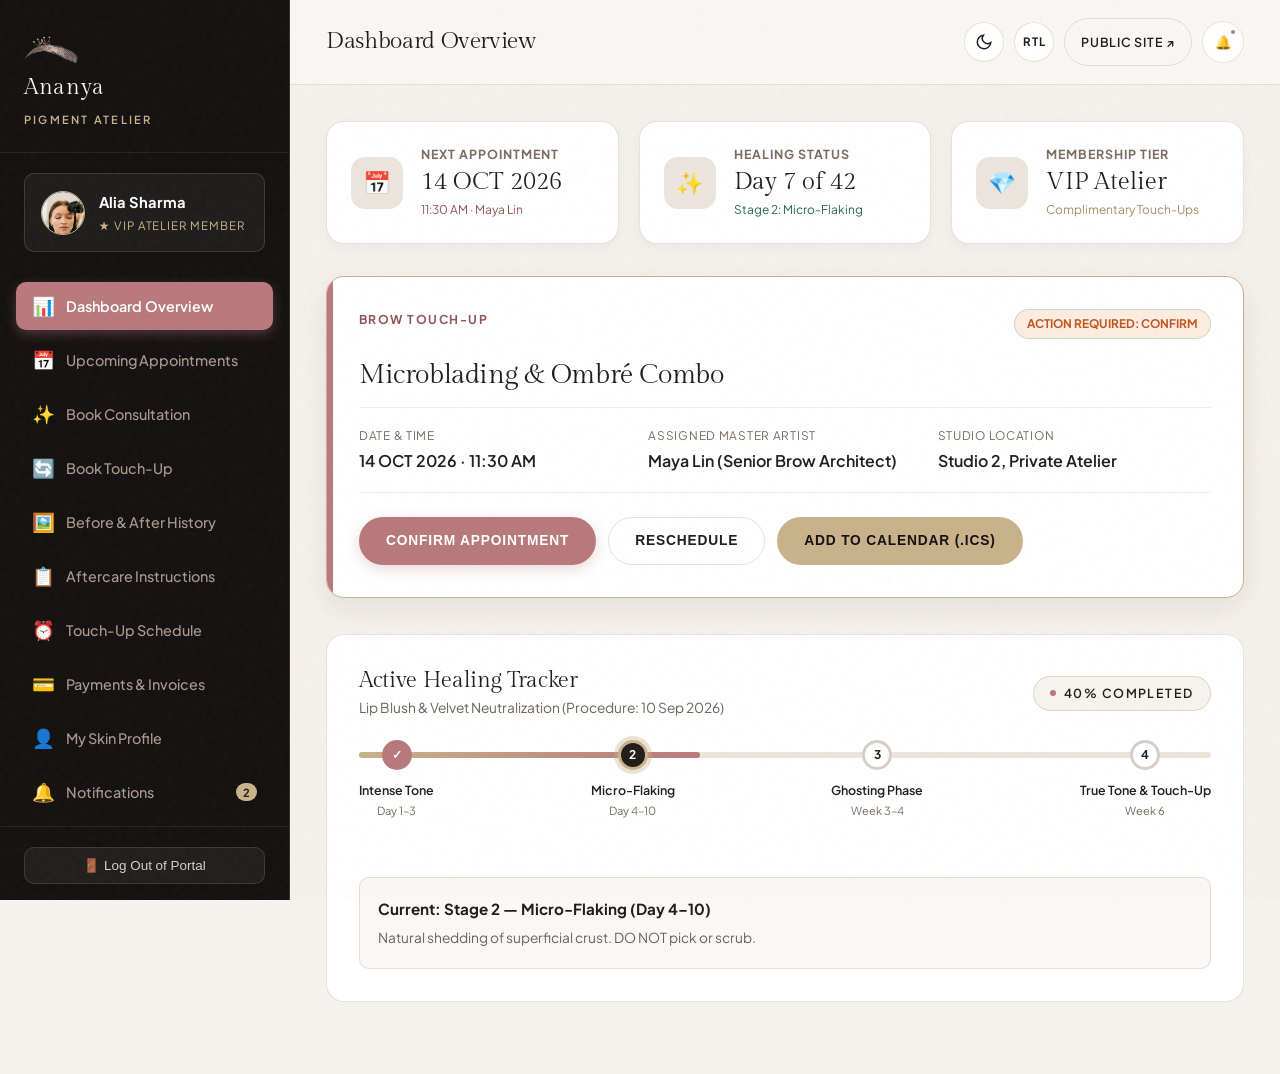
<file: dashboard.html>
<!DOCTYPE html>
<html lang="en">
<head>
  <meta charset="UTF-8">
  <meta name="viewport" content="width=device-width, initial-scale=1.0">
  <title>Client Portal Dashboard | Ananya Atelier</title>
  <meta name="description" content="Private VIP client portal for Ananya Atelier. Track appointments, healing progress, private records, and invoices.">
  
  <link rel="stylesheet" href="css/style.css">
  <link rel="stylesheet" href="css/dashboard.css">
  <link rel="icon" type="image/png" href="image/favicon.png">
  <link rel="apple-touch-icon" href="image/favicon.png">
</head>
<body>

  <div class="dashboard-wrapper">
    
    <!-- Private Dashboard Sidebar -->
    <aside class="dashboard-sidebar">
      <div class="sidebar-header" style="display:flex; flex-direction:column; align-items:flex-start;">
        <img src="image/logo-crown-brow.png" alt="Ananya Atelier Logo" class="brand-logo-img" style="height:32px; margin-bottom:6px;">
        <span class="sidebar-brand-name">Ananya</span>
        <span class="sidebar-portal-tag">Pigment Atelier</span>
      </div>

      <!-- Client Profile Summary in Sidebar -->
      <div class="sidebar-client-card">
        <img src="image/make%20(1).jpg" alt="Client Avatar" class="sidebar-client-avatar">
        <div class="sidebar-client-info">
          <h5>Alia Sharma</h5>
          <span class="sidebar-client-tier">VIP Member</span>
        </div>
      </div>

      <!-- Navigation Tabs List -->
      <ul class="sidebar-nav-menu">
        <li class="sidebar-nav-item active">
          <button type="button" data-tab="tab-overview">
            <span class="nav-icon">📊</span>
            <span>Dashboard Overview</span>
          </button>
        </li>
        <li class="sidebar-nav-item">
          <button type="button" data-tab="tab-appointments">
            <span class="nav-icon">📅</span>
            <span>Upcoming Appointments</span>
          </button>
        </li>
        <li class="sidebar-nav-item">
          <button type="button" data-tab="tab-book-consult">
            <span class="nav-icon">✨</span>
            <span>Book Consultation</span>
          </button>
        </li>
        <li class="sidebar-nav-item">
          <button type="button" data-tab="tab-book-touchup">
            <span class="nav-icon">🔄</span>
            <span>Book Touch-Up</span>
          </button>
        </li>
        <li class="sidebar-nav-item">
          <button type="button" data-tab="tab-history">
            <span class="nav-icon">🖼️</span>
            <span>Before & After History</span>
          </button>
        </li>
        <li class="sidebar-nav-item">
          <button type="button" data-tab="tab-aftercare">
            <span class="nav-icon">📋</span>
            <span>Aftercare Instructions</span>
          </button>
        </li>
        <li class="sidebar-nav-item">
          <button type="button" data-tab="tab-reminders">
            <span class="nav-icon">⏰</span>
            <span>Touch-Up Schedule</span>
          </button>
        </li>
        <li class="sidebar-nav-item">
          <button type="button" data-tab="tab-invoices">
            <span class="nav-icon">💳</span>
            <span>Payments & Invoices</span>
          </button>
        </li>
        <li class="sidebar-nav-item">
          <button type="button" data-tab="tab-profile">
            <span class="nav-icon">👤</span>
            <span>My Skin Profile</span>
          </button>
        </li>
        <li class="sidebar-nav-item">
          <button type="button" data-tab="tab-notifications">
            <span class="nav-icon">🔔</span>
            <span>Notifications</span>
            <span class="sidebar-badge">2</span>
          </button>
        </li>
      </ul>

      <!-- Sidebar Footer / Logout -->
      <div class="sidebar-footer">
        <button type="button" class="btn-sidebar-logout">
          <span>🚪 Log Out of Portal</span>
        </button>
      </div>
    </aside>

    <!-- Main Dashboard Area -->
    <div class="dashboard-main">
      
      <!-- Topbar Header -->
      <header class="dashboard-topbar">
        <div class="dashboard-topbar-left">
          <button type="button" class="topbar-mobile-toggle" aria-label="Toggle sidebar">☰</button>
          <h2 class="topbar-page-title">Dashboard Overview</h2>
        </div>

        <div class="dashboard-topbar-right" style="display:flex; align-items:center; gap:10px;">
          <button type="button" class="btn-nav-icon theme-toggle-btn" aria-label="Toggle theme" title="Toggle Dark/Light Mode">
            <svg class="theme-icon-moon" width="16" height="16" viewBox="0 0 24 24" fill="none" stroke="currentColor" stroke-width="2"><path d="M21 12.79A9 9 0 1 1 11.21 3 7 7 0 0 0 21 12.79z"></path></svg>
            <svg class="theme-icon-sun" width="16" height="16" viewBox="0 0 24 24" fill="none" stroke="currentColor" stroke-width="2"><circle cx="12" cy="12" r="5"></circle><line x1="12" y1="1" x2="12" y2="3"></line><line x1="12" y1="21" x2="12" y2="23"></line><line x1="4.22" y1="4.22" x2="5.64" y2="5.64"></line><line x1="18.36" y1="18.36" x2="19.78" y2="19.78"></line><line x1="1" y1="12" x2="3" y2="12"></line><line x1="21" y1="12" x2="23" y2="12"></line><line x1="4.22" y1="19.78" x2="5.64" y2="18.36"></line><line x1="18.36" y1="5.64" x2="19.78" y2="4.22"></line></svg>
          </button>
          <button type="button" class="btn-nav-icon rtl-toggle-btn" aria-label="Toggle RTL/LTR" title="Toggle RTL/LTR">
            <span class="rtl-label">RTL</span>
          </button>
          <a href="index.html" class="btn-luxury btn-outline" style="padding:6px 16px; font-size:0.78rem;">Public Site ↗</a>
          <button type="button" class="topbar-notification-btn" onclick="document.querySelector('[data-tab=\'tab-notifications\']').click()" aria-label="View notifications">
            <span>🔔</span>
            <span class="topbar-notification-dot"></span>
          </button>
        </div>
      </header>

      <!-- Dashboard Body Container -->
      <div class="dashboard-body-container">
        
        <!-- ==========================================
             TAB 1: DASHBOARD OVERVIEW
             ========================================== -->
        <div class="dashboard-tab-pane active" id="tab-overview">
          
          <!-- Key Stats Cards -->
          <div class="dashboard-stats-grid">
            <div class="dash-stat-card">
              <div class="dash-stat-icon-wrap">📅</div>
              <div class="dash-stat-info">
                <h6>Next Appointment</h6>
                <div class="dash-stat-val">14 OCT 2026</div>
                <span style="font-size:0.75rem; color:var(--color-rose-dark);">11:30 AM · Maya Lin</span>
              </div>
            </div>

            <div class="dash-stat-card">
              <div class="dash-stat-icon-wrap">✨</div>
              <div class="dash-stat-info">
                <h6>Healing Status</h6>
                <div class="dash-stat-val">Day 7 of 42</div>
                <span style="font-size:0.75rem; color:#276749;">Stage 2: Micro-Flaking</span>
              </div>
            </div>

            <div class="dash-stat-card">
              <div class="dash-stat-icon-wrap">💎</div>
              <div class="dash-stat-info">
                <h6>Membership Tier</h6>
                <div class="dash-stat-val">VIP Atelier</div>
                <span style="font-size:0.75rem; color:var(--color-champagne-dark);">Complimentary Touch-Ups</span>
              </div>
            </div>
          </div>

          <!-- Featured Appointment Card (Signature Feature) -->
          <div class="appointment-card" id="overviewAppointmentCard">
            <!-- Populated dynamically by dashboard.js -->
          </div>

          <!-- Healing Stage Progress Snapshot -->
          <div class="healing-progress-container">
            <div class="healing-tracker-header">
              <div>
                <h3 class="font-serif" style="font-size:1.4rem; margin-bottom:4px;">Active Healing Tracker</h3>
                <p style="font-size:0.86rem; color:var(--color-text-muted); margin:0;">Lip Blush & Velvet Neutralization (Procedure: 10 Sep 2026)</p>
              </div>
              <span class="badge-lab" style="margin:0;"><span class="dot"></span> 40% Completed</span>
            </div>

            <div class="healing-timeline-bar-wrapper">
              <div class="healing-track-line">
                <div class="healing-track-fill" id="healingTrackFill" style="width:40%;"></div>
              </div>
              <div class="healing-stage-nodes" id="healingNodesContainer">
                <!-- Dynamically injected -->
              </div>
            </div>

            <div style="background:var(--bg-porcelain-light); border:1px solid var(--color-border); border-radius:var(--border-radius-md); padding:18px; margin-top:24px;">
              <h5 id="currentStageName" style="font-size:0.95rem; color:var(--color-espresso); margin-bottom:6px;">Current: Stage 2 — Micro-Flaking (Day 4–10)</h5>
              <p id="currentStageDesc" style="font-size:0.86rem; color:var(--color-text-muted); margin:0;">
                Natural shedding of superficial crust. DO NOT pick or scrub. Apply thin layer of sterile aftercare balm morning and evening.
              </p>
            </div>
          </div>

        </div>

        <!-- ==========================================
             TAB 2: UPCOMING APPOINTMENTS
             ========================================== -->
        <div class="dashboard-tab-pane" id="tab-appointments">
          <div style="display:flex; justify-content:space-between; align-items:center; margin-bottom:24px;">
            <div>
              <h3 class="font-serif">Scheduled Appointments</h3>
              <p style="font-size:0.9rem; color:var(--color-text-muted);">Review and confirm your upcoming studio visits.</p>
            </div>
            <button type="button" class="btn-luxury btn-primary" onclick="document.querySelector('[data-tab=\'tab-book-consult\']').click()">+ Book New Session</button>
          </div>

          <div id="appointmentsListContainer">
            <!-- Dynamically populated -->
          </div>
        </div>

        <!-- ==========================================
             TAB 3: BOOK CONSULTATION
             ========================================== -->
        <div class="dashboard-tab-pane" id="tab-book-consult">
          <div style="background:var(--color-surface); border:1px solid var(--color-border); border-radius:var(--border-radius-lg); padding:36px; max-width:800px;">
            <div class="badge-lab"><span class="dot"></span> In-Studio Assessment</div>
            <h3 class="font-serif" style="margin-bottom:8px;">Schedule a Bespoke Consultation</h3>
            <p style="font-size:0.9rem; color:var(--color-text-muted); margin-bottom:28px;">
              Select your procedure and preferred master artist for a customized 30-minute facial mapping session.
            </p>

            <form id="dashConsultationForm">
              <div class="form-group">
                <label class="form-label" for="dashBookService">Desired Treatment</label>
                <select id="dashBookService" class="form-select">
                  <option value="Nanoblading Feathering">Nanoblading Feathering (Oily/Sensitive Skin)</option>
                  <option value="Microblading 3D Strokes">Hyper-Realistic Microblading (Normal/Dry)</option>
                  <option value="Ombre Powder Brows">Velvet Ombré Powder Brows</option>
                  <option value="Lip Blush & Neutralization">Lip Blush & Melanin Neutralization</option>
                  <option value="Eyeliner Tightline">Smudge-Proof Lash-Line Tattoo</option>
                </select>
              </div>

              <div class="form-group">
                <label class="form-label" for="dashBookArtist">Select Master Artist</label>
                <select id="dashBookArtist" class="form-select">
                  <option value="Ananya">Ananya (Founder & Master Artist)</option>
                  <option value="Maya Lin">Maya Lin (Senior Brow Architect)</option>
                  <option value="Sonia Patel">Sonia Patel (Senior Lip Specialist)</option>
                </select>
              </div>

              <div style="display:grid; grid-template-columns:1fr 1fr; gap:16px;">
                <div class="form-group">
                  <label class="form-label" for="dashBookDate">Preferred Date</label>
                  <input type="date" id="dashBookDate" class="form-control" value="2026-10-20" required>
                </div>
                <div class="form-group">
                  <label class="form-label" for="dashBookTime">Preferred Time</label>
                  <select id="dashBookTime" class="form-select">
                    <option value="10:00 AM">10:00 AM (Morning Slot)</option>
                    <option value="11:30 AM">11:30 AM (Morning Slot)</option>
                    <option value="02:30 PM" selected>02:30 PM (Afternoon Slot)</option>
                    <option value="04:30 PM">04:30 PM (Evening Slot)</option>
                  </select>
                </div>
              </div>

              <div class="form-group">
                <label class="form-label" for="dashBookNotes">Special Requests / Skin Concerns</label>
                <textarea id="dashBookNotes" class="form-control" rows="3" placeholder="e.g. Previous microblading from 2024, sensitive forehead, etc."></textarea>
              </div>

              <button type="submit" class="btn-luxury btn-rose" style="width:100%; margin-top:8px;">
                Confirm In-Studio Consultation
              </button>
            </form>
          </div>
        </div>

        <!-- ==========================================
             TAB 4: BOOK TOUCH-UP
             ========================================== -->
        <div class="dashboard-tab-pane" id="tab-book-touchup">
          <div style="background:var(--color-surface); border:1px solid var(--color-border); border-radius:var(--border-radius-lg); padding:36px; max-width:800px;">
            <div class="badge-lab"><span class="dot"></span> Loyalty Touch-Up Rates</div>
            <h3 class="font-serif" style="margin-bottom:8px;">Book a Maintenance Touch-Up</h3>
            <p style="font-size:0.9rem; color:var(--color-text-muted); margin-bottom:28px;">
              Calculate your discounted loyalty rate based on elapsed time from your previous procedure.
            </p>

            <div class="form-group">
              <label class="form-label" for="touchUpIntervalSelect">Time Elapsed Since Last Session</label>
              <select id="touchUpIntervalSelect" class="form-select">
                <option value="6weeks">6 to 8 Weeks Post-Procedure (Perfecting Touch-Up)</option>
                <option value="6months">6 to 12 Months (Color Boost)</option>
                <option value="12months" selected>12 to 18 Months (Annual Refresh)</option>
                <option value="18months">18 to 24 Months (Full Arch Refresh)</option>
                <option value="24months">24+ Months (Complete Renewal)</option>
              </select>
            </div>

            <div style="background:var(--bg-porcelain-light); border:1px solid var(--color-champagne); border-radius:var(--border-radius-md); padding:22px; margin:24px 0; display:flex; justify-content:space-between; align-items:center;">
              <div>
                <span style="font-size:0.8rem; text-transform:uppercase; letter-spacing:0.08em; color:var(--color-taupe-dark);">Your Calculated Rate</span>
                <h4 class="font-serif" id="calculatedTouchUpPrice" style="font-size:1.8rem; color:var(--color-espresso); margin-top:2px;">₹12,500</h4>
              </div>
              <button type="button" class="btn-luxury btn-champagne" id="btnBookCalculatedTouchUp">Reserve Touch-Up Slot</button>
            </div>
          </div>
        </div>

        <!-- ==========================================
             TAB 5: PRIVATE BEFORE & AFTER HISTORY
             ========================================== -->
        <div class="dashboard-tab-pane" id="tab-history">
          <div style="margin-bottom:24px;">
            <h3 class="font-serif">Private Procedural Vault</h3>
            <p style="font-size:0.9rem; color:var(--color-text-muted);">
              Confidential before/after comparison records, custom pigment formulas, and needle specifications for your treatments.
            </p>
          </div>

          <div id="historyRecordContainer">
            <!-- Dynamically populated -->
          </div>
        </div>

        <!-- ==========================================
             TAB 6: AFTERCARE INSTRUCTIONS
             ========================================== -->
        <div class="dashboard-tab-pane" id="tab-aftercare">
          <div style="background:var(--color-surface); border:1px solid var(--color-border); border-radius:var(--border-radius-lg); padding:36px; margin-bottom:30px;">
            <div class="badge-lab"><span class="dot"></span> Clinical Protocol</div>
            <h3 class="font-serif" style="margin-bottom:8px;">Day-by-Day Aftercare Protocol</h3>
            <p style="font-size:0.9rem; color:var(--color-text-muted); margin-bottom:24px;">
              Follow this dermatological routine to ensure up to 96% pigment retention. Check off your daily routine below.
            </p>

            <div class="aftercare-checklist">
              <div class="aftercare-check-item">
                <input type="checkbox" id="chk1" checked>
                <label for="chk1" style="font-size:0.9rem; color:var(--color-espresso); cursor:pointer;">
                  <strong>Morning:</strong> Cleanse gently with sterile saline wipe. Do not rub or soak under direct shower stream.
                </label>
              </div>

              <div class="aftercare-check-item">
                <input type="checkbox" id="chk2" checked>
                <label for="chk2" style="font-size:0.9rem; color:var(--color-espresso); cursor:pointer;">
                  <strong>Midday:</strong> Apply rice-grain amount of Swiss healing ointment using a clean cotton swab.
                </label>
              </div>

              <div class="aftercare-check-item">
                <input type="checkbox" id="chk3">
                <label for="chk3" style="font-size:0.9rem; color:var(--color-espresso); cursor:pointer;">
                  <strong>Evening:</strong> Re-apply light barrier balm before bed. Sleep on a silk/satin pillowcase on your back.
                </label>
              </div>

              <div class="aftercare-check-item">
                <input type="checkbox" id="chk4">
                <label for="chk4" style="font-size:0.9rem; color:var(--color-espresso); cursor:pointer;">
                  <strong>Strict Avoidance:</strong> No saunas, steam rooms, swimming, heavy workouts, or active AHA/Retinol for 10 days.
                </label>
              </div>
            </div>
          </div>
        </div>

        <!-- ==========================================
             TAB 7: TOUCH-UP SCHEDULE & REMINDERS
             ========================================== -->
        <div class="dashboard-tab-pane" id="tab-reminders">
          <div style="background:var(--color-surface); border:1px solid var(--color-border); border-radius:var(--border-radius-lg); padding:36px; max-width:800px;">
            <h3 class="font-serif" style="margin-bottom:8px;">Touch-Up Countdown & Reminders</h3>
            <p style="font-size:0.9rem; color:var(--color-text-muted); margin-bottom:28px;">
              Your personalized timeline to keep your brow and lip pigments in optimal condition.
            </p>

            <div style="background:var(--bg-porcelain-light); border:1px solid var(--color-border); border-radius:var(--border-radius-md); padding:24px; margin-bottom:24px;">
              <div style="display:flex; justify-content:space-between; align-items:center; margin-bottom:12px;">
                <span style="font-weight:700; color:var(--color-espresso);">Next Recommended Refresh</span>
                <span class="badge-lab" style="margin:0;"><span class="dot"></span> Active Calendar</span>
              </div>
              <h4 class="font-serif" style="font-size:1.6rem; color:var(--color-rose-dark); margin:0;">September 2027 (12-Month Mark)</h4>
              <p style="font-size:0.85rem; color:var(--color-text-muted); margin-top:8px;">
                We will send you automated priority booking reminders 30 days prior so you can secure your preferred weekend slot.
              </p>
            </div>

            <h5 style="font-size:0.95rem; margin-bottom:12px;">Notification Preferences</h5>
            <div style="display:flex; flex-direction:column; gap:10px;">
              <label style="display:flex; align-items:center; gap:10px; font-size:0.9rem; cursor:pointer;">
                <input type="checkbox" checked style="accent-color:var(--color-rose);"> WhatsApp Notifications (+91 98450 12345)
              </label>
              <label style="display:flex; align-items:center; gap:10px; font-size:0.9rem; cursor:pointer;">
                <input type="checkbox" checked style="accent-color:var(--color-rose);"> Email Calendar Invites (alia.sharma@example.com)
              </label>
            </div>
          </div>
        </div>

        <!-- ==========================================
             TAB 8: PAYMENTS & INVOICES
             ========================================== -->
        <div class="dashboard-tab-pane" id="tab-invoices">
          <div style="margin-bottom:24px;">
            <h3 class="font-serif">Payments & Official Tax Invoices</h3>
            <p style="font-size:0.9rem; color:var(--color-text-muted);">
              View all itemized receipts, deposit balances, and download tax invoices for your procedures.
            </p>
          </div>

          <div class="invoice-table-wrapper">
            <table class="invoice-table">
              <thead>
                <tr>
                  <th>Invoice No.</th>
                  <th>Date</th>
                  <th>Treatment Details</th>
                  <th>Amount</th>
                  <th>Status</th>
                  <th>Payment Method</th>
                  <th>Receipt</th>
                </tr>
              </thead>
              <tbody id="invoicesTableBody">
                <!-- Dynamically populated -->
              </tbody>
            </table>
          </div>
        </div>

        <!-- ==========================================
             TAB 9: MY SKIN PROFILE
             ========================================== -->
        <div class="dashboard-tab-pane" id="tab-profile">
          <div style="background:var(--color-surface); border:1px solid var(--color-border); border-radius:var(--border-radius-lg); padding:36px; max-width:800px;">
            <div class="badge-lab"><span class="dot"></span> Confidential Record</div>
            <h3 class="font-serif" style="margin-bottom:8px;">My Dermatological Profile</h3>
            <p style="font-size:0.9rem; color:var(--color-text-muted); margin-bottom:28px;">
              Keep your skin type, sensitivity history, and emergency contact details updated.
            </p>

            <form onsubmit="event.preventDefault(); showToast('Profile details updated successfully!');">
              <div style="display:grid; grid-template-columns:1fr 1fr; gap:16px;">
                <div class="form-group">
                  <label class="form-label" for="profileName">Full Legal Name</label>
                  <input type="text" id="profileName" class="form-control" value="Alia Sharma">
                </div>
                <div class="form-group">
                  <label class="form-label" for="profileEmail">Email Address</label>
                  <input type="email" id="profileEmail" class="form-control" value="alia.sharma@example.com">
                </div>
              </div>

              <div style="display:grid; grid-template-columns:1fr 1fr; gap:16px;">
                <div class="form-group">
                  <label class="form-label" for="profilePhone">Mobile / WhatsApp</label>
                  <input type="tel" id="profilePhone" class="form-control" value="+91 98450 12345">
                </div>
                <div class="form-group">
                  <label class="form-label" for="profileSkinType">Fitzpatrick Skin Profile</label>
                  <input type="text" id="profileSkinType" class="form-control" value="Type III (Wheatish - Warm)" readonly style="background:var(--bg-porcelain-light);">
                </div>
              </div>

              <div style="display:grid; grid-template-columns:1fr 1fr; gap:16px;">
                <div class="form-group">
                  <label class="form-label" for="profilePatchTest">Patch Test Status</label>
                  <input type="text" id="profilePatchTest" class="form-control" value="Passed (12 Jan 2026)" readonly style="background:var(--bg-porcelain-light);">
                </div>
                <div class="form-group">
                  <label class="form-label" for="profileEmergency">Emergency Contact</label>
                  <input type="text" id="profileEmergency" class="form-control" value="Rohan Sharma (+91 98450 98765)">
                </div>
              </div>

              <button type="submit" class="btn-luxury btn-primary" style="margin-top:8px;">Save Profile Changes</button>
            </form>
          </div>
        </div>

        <!-- ==========================================
             TAB 10: NOTIFICATIONS
             ========================================== -->
        <div class="dashboard-tab-pane" id="tab-notifications">
          <div style="margin-bottom:24px;">
            <h3 class="font-serif">Notifications & Reminders</h3>
            <p style="font-size:0.9rem; color:var(--color-text-muted);">
              Updates regarding appointments, aftercare milestones, and studio messages.
            </p>
          </div>

          <div id="notificationsListContainer">
            <!-- Dynamically populated -->
          </div>
        </div>

      </div>
    </div>

  </div>

  <!-- Scripts -->
  <script src="js/auth.js"></script>
  <script src="js/dashboard.js"></script>
  <script src="js/main.js"></script>
</body>
</html>
</file>
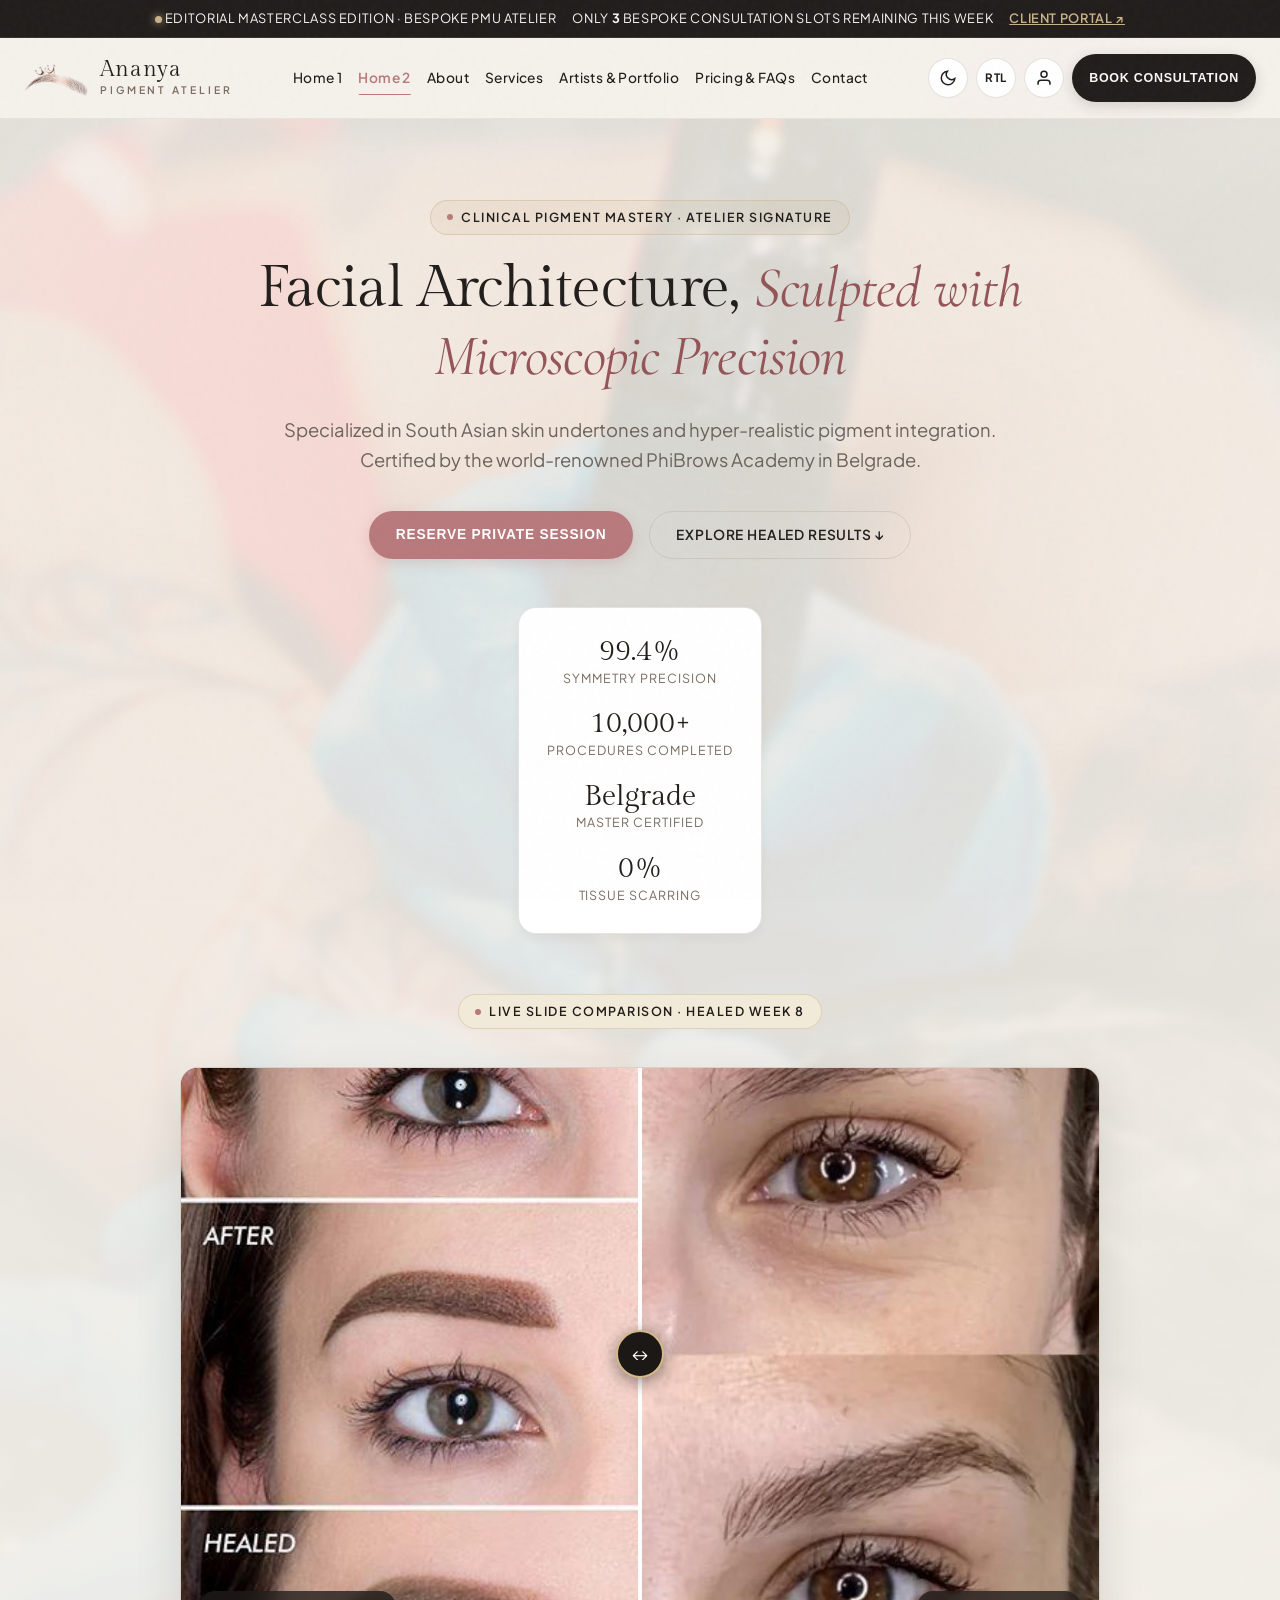
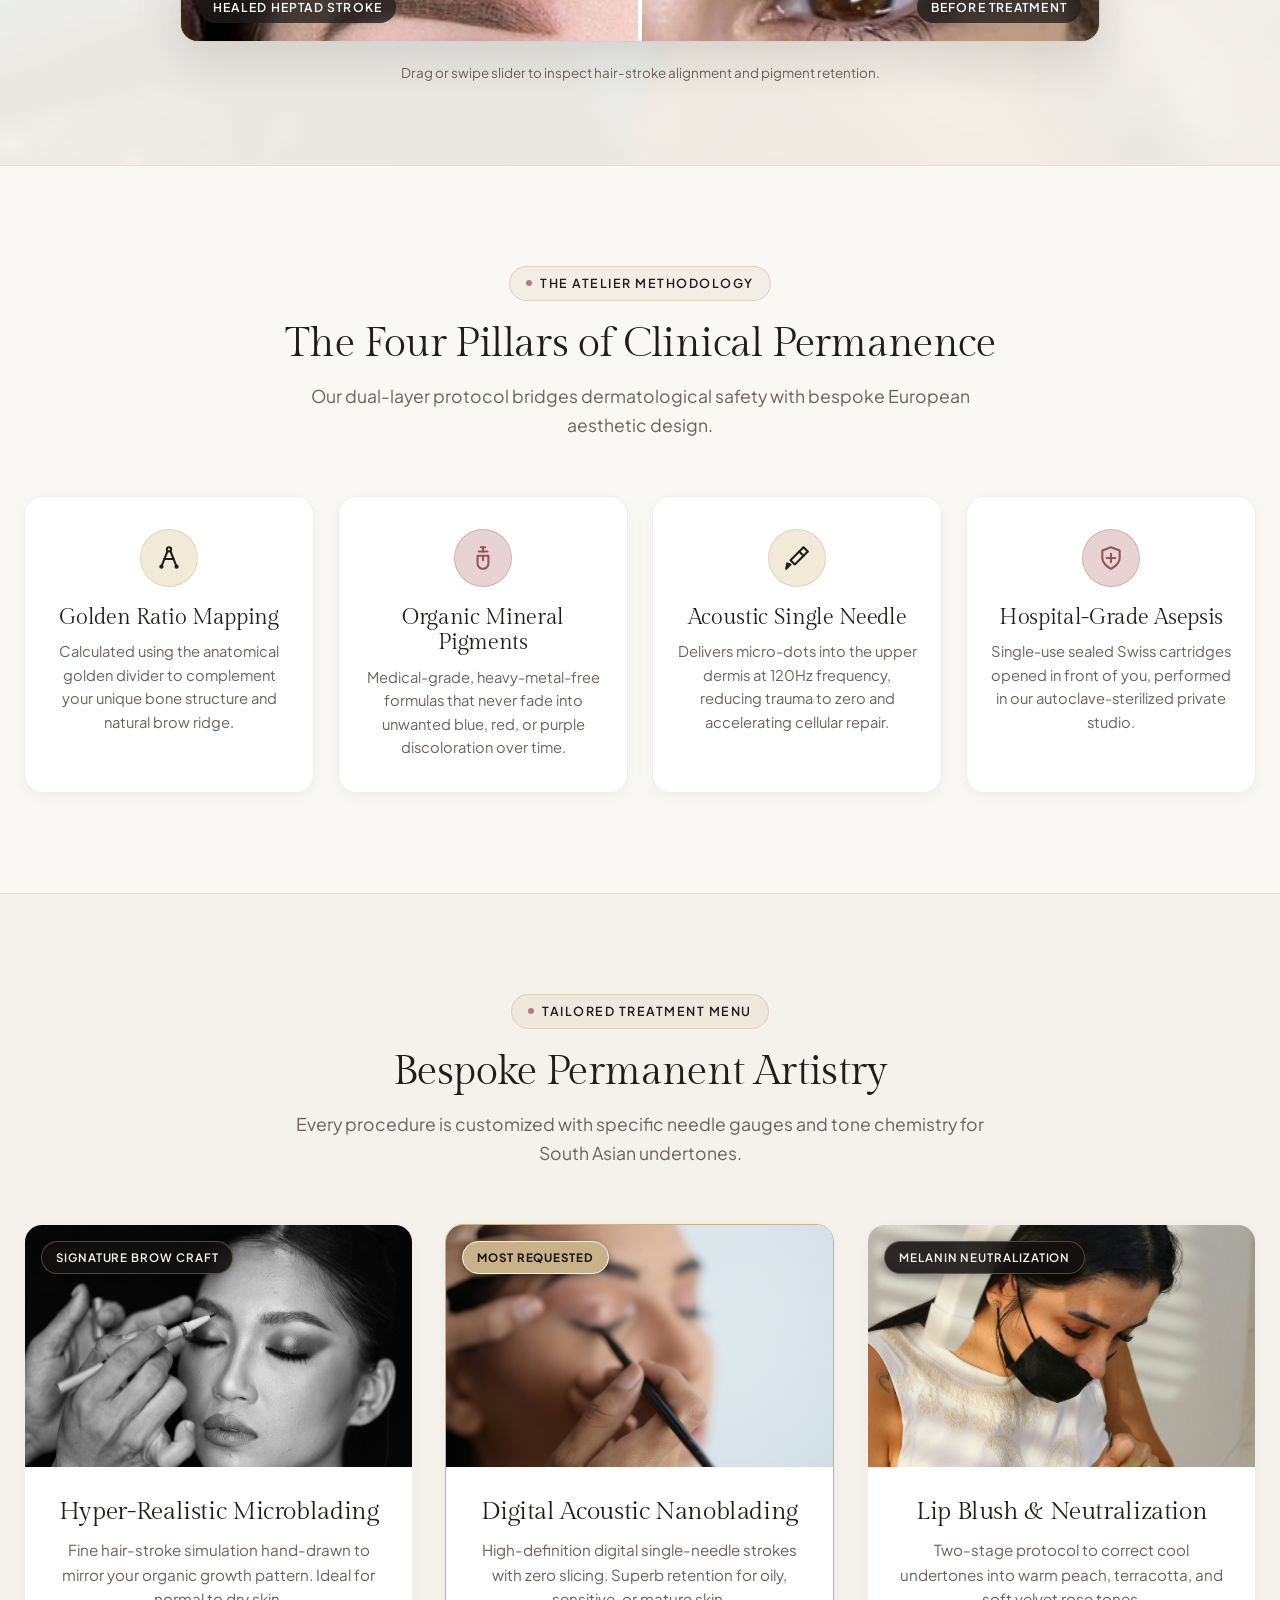
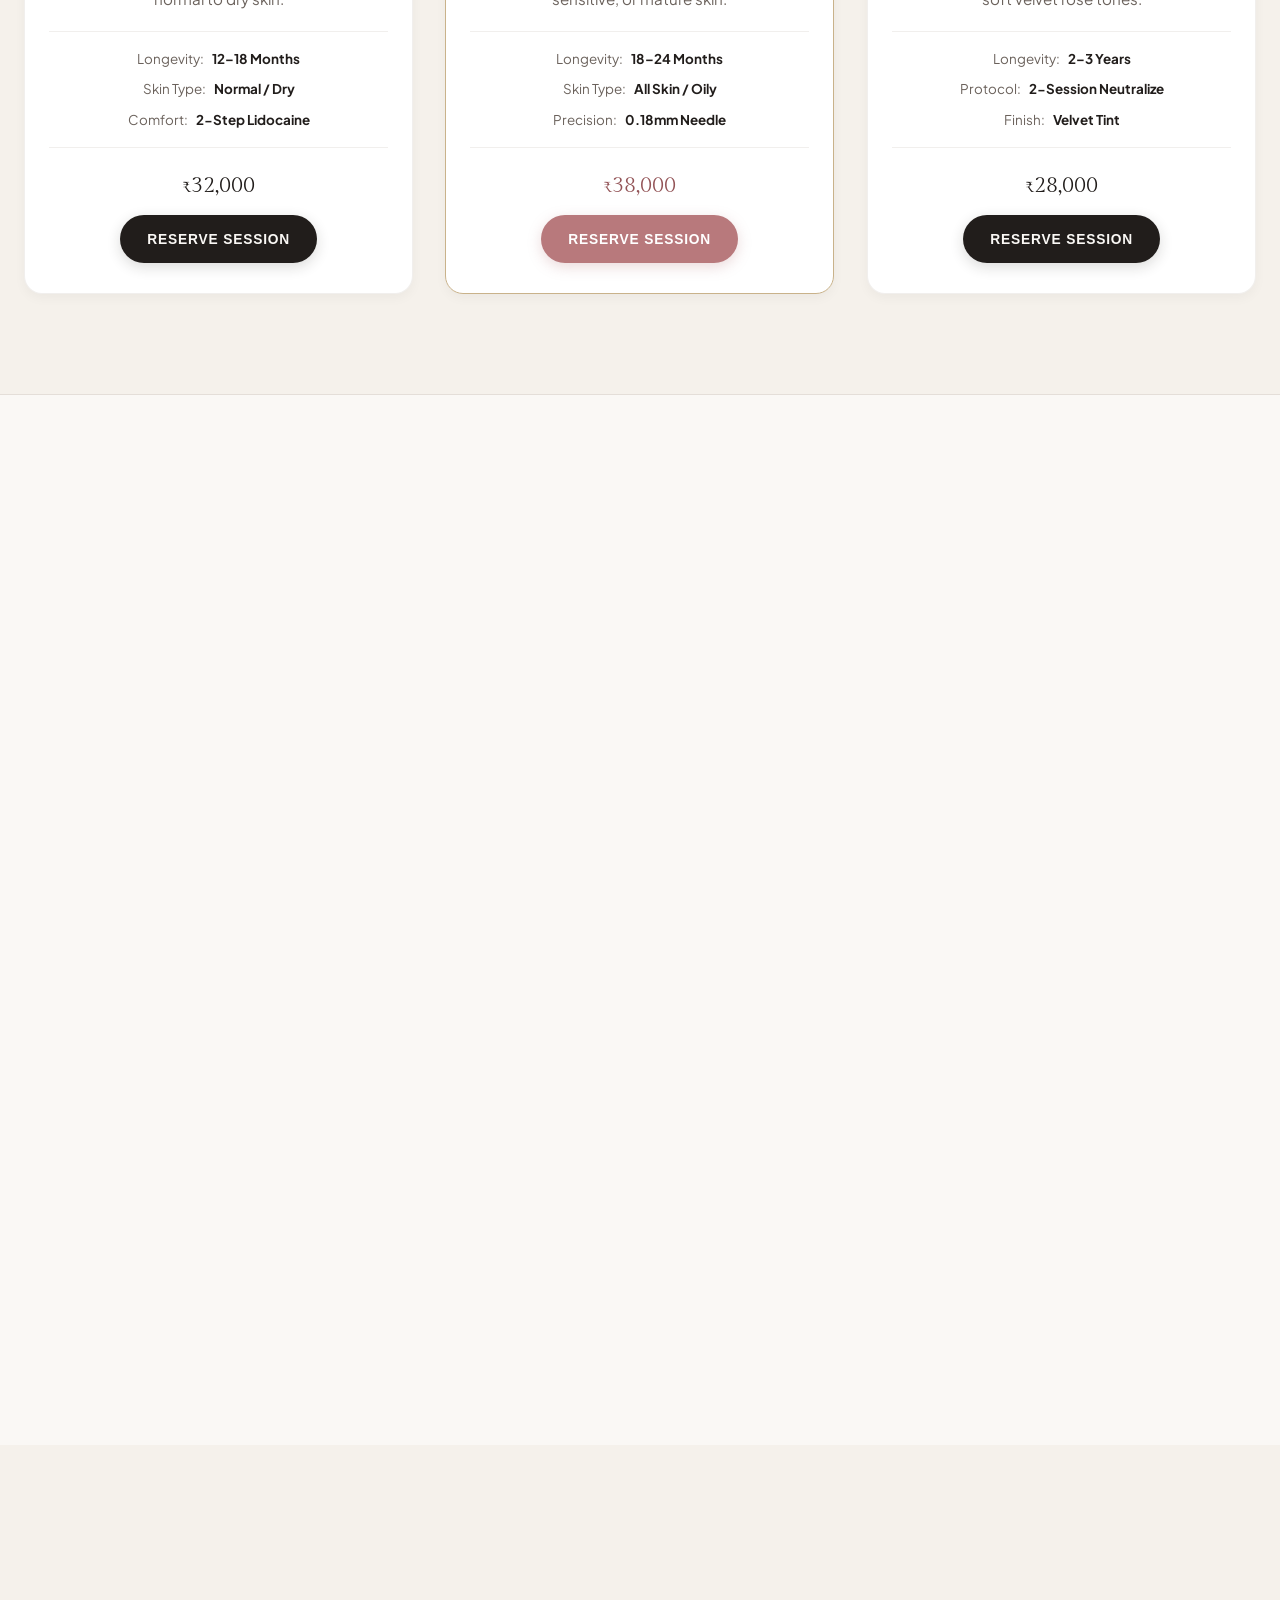
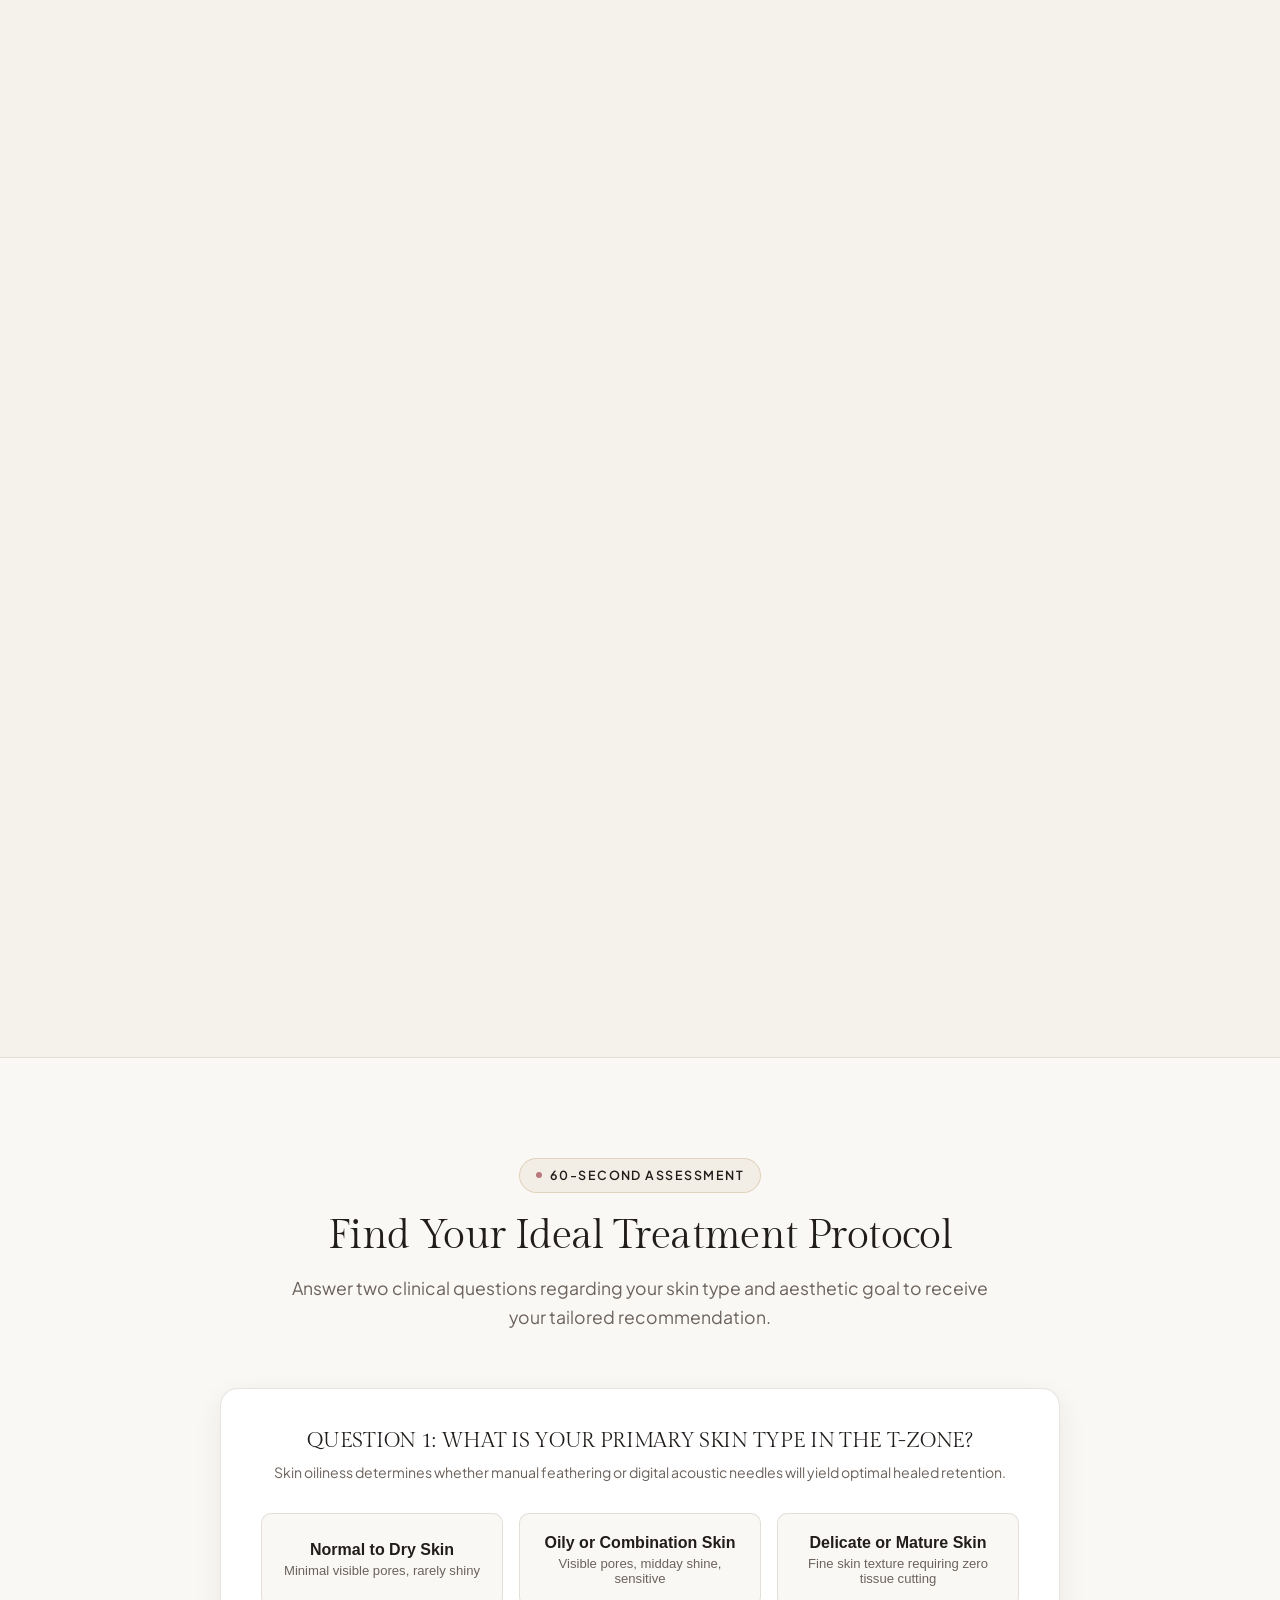
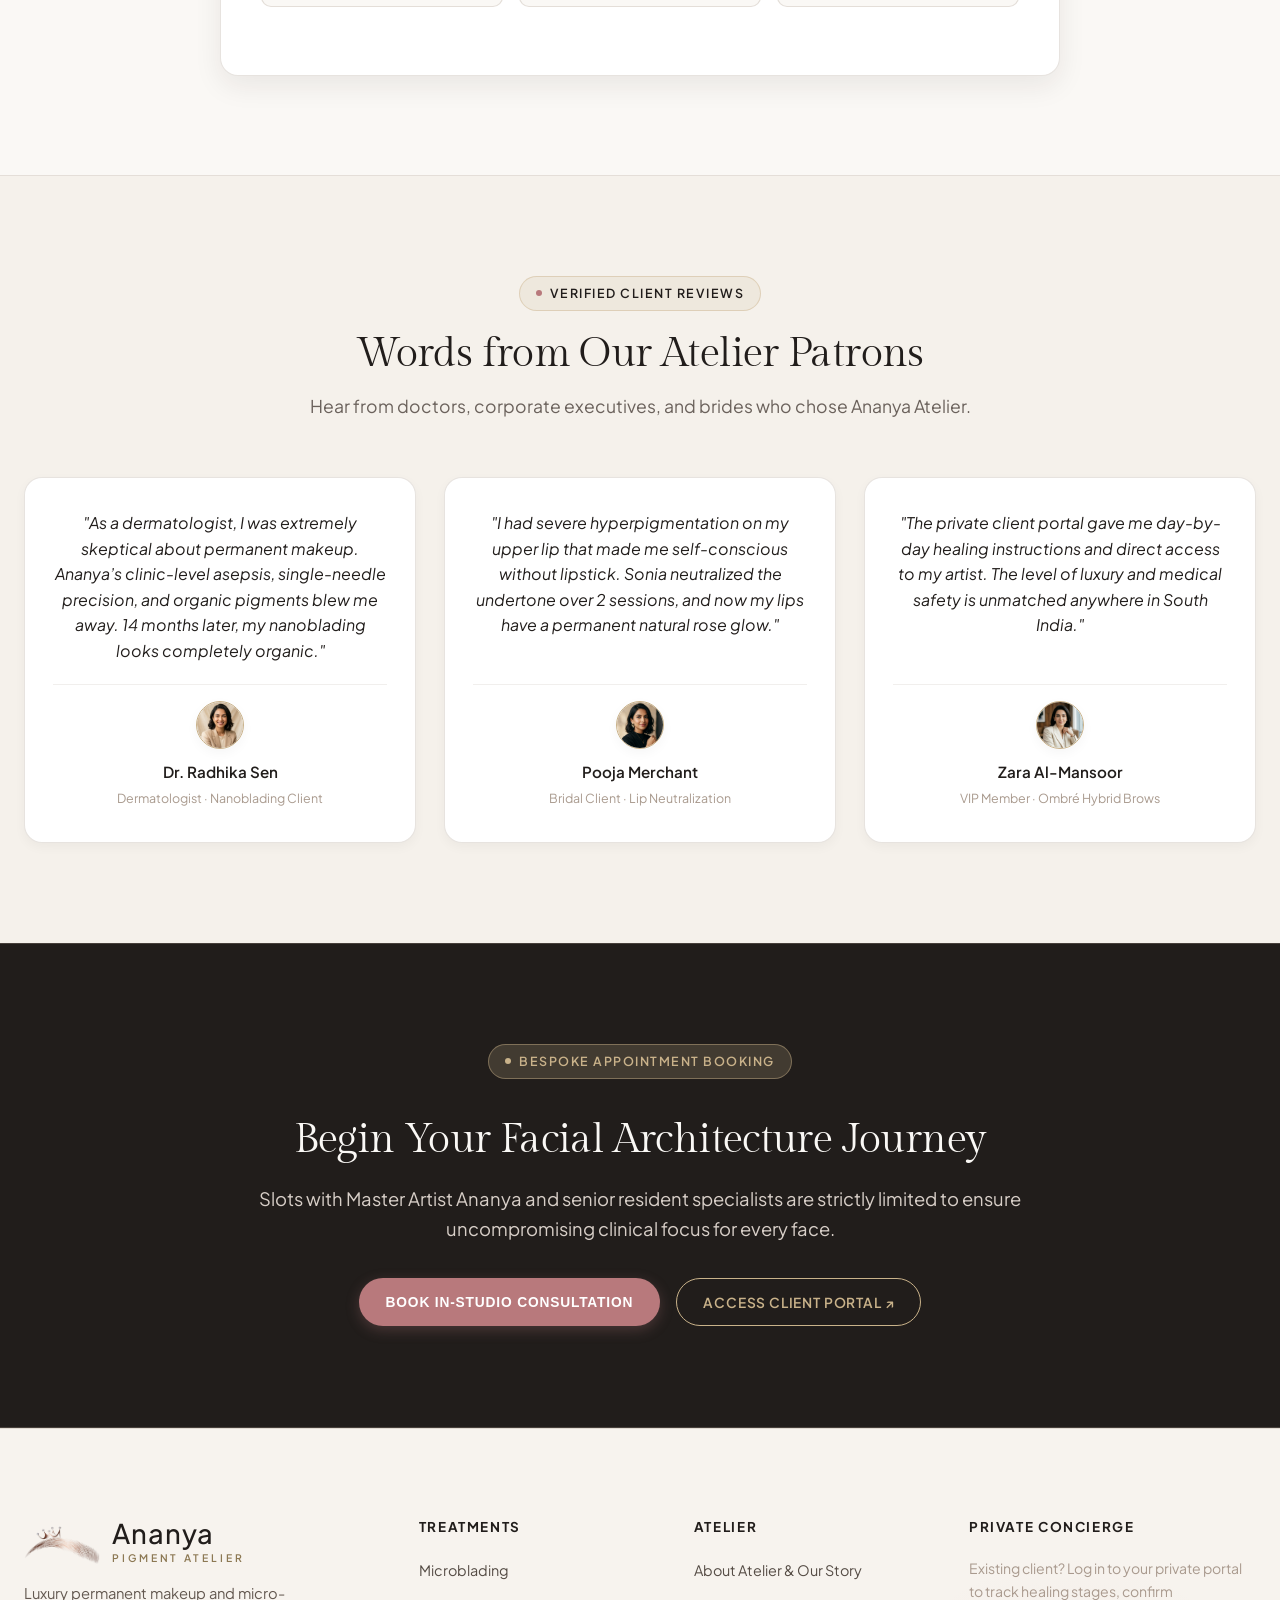
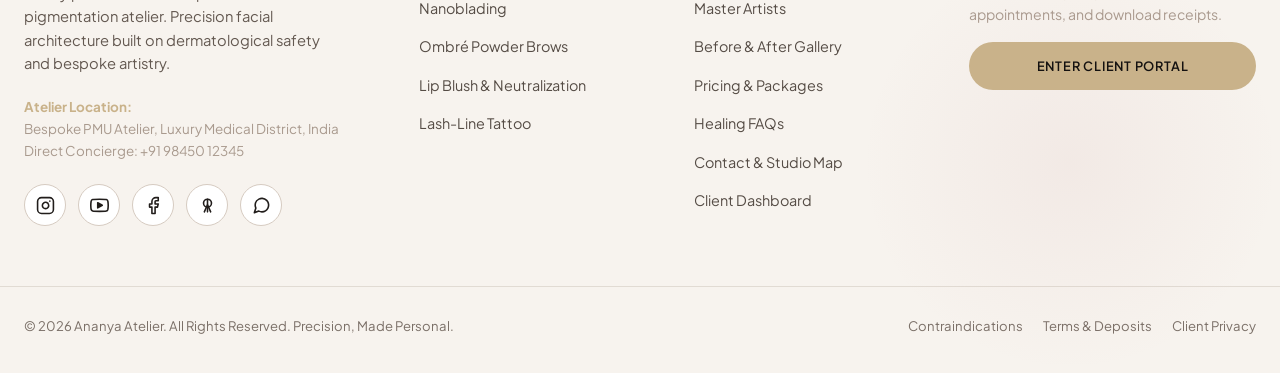
<file: home2.html>
<!DOCTYPE html>
<html lang="en">
<head>
  <meta charset="UTF-8">
  <meta name="viewport" content="width=device-width, initial-scale=1.0">
  <title>Ananya Pigment Atelier · Home 2 | Editorial Masterclass</title>
  <meta name="description" content="Editorial Edition of Ananya Atelier. Hospital-grade microblading, acoustic nanoblading, and dark lip neutralization by PhiBrows master artists.">
  
  <!-- Core Styles -->
  <link rel="stylesheet" href="css/style.css">
  <link rel="icon" type="image/png" href="image/favicon.png">
  <link rel="apple-touch-icon" href="image/favicon.png">
</head>
<body>



  <!-- Ambient Light Flares -->
  <div class="aa-flare aa-flare--a"></div>
  <div class="aa-flare aa-flare--b"></div>

  <!-- Top Notice Announcement Bar -->
  <div class="top-notice-bar">
    <span><span class="badge-dot"></span> Editorial Masterclass Edition · Bespoke PMU Atelier</span>
    <span>Only <strong data-slots>3</strong> bespoke consultation slots remaining this week</span>
    <a href="login.html" style="color:var(--color-champagne); text-decoration:underline; font-weight:600;">Client Portal ↗</a>
  </div>

  <!-- Atelier Navbar -->
  <header class="atelier-navbar">
    <div class="navbar-container">
      <a href="index.html" class="brand-logo" aria-label="Ananya Atelier Home" data-magnetic>
        <img src="image/logo-crown-brow.png" alt="Ananya Atelier Logo" class="brand-logo-img">
        <div class="brand-title">
          <span class="brand-name">Ananya</span>
          <span class="brand-tagline">Pigment Atelier</span>
        </div>
      </a>

      <nav aria-label="Main Navigation">
        <ul class="nav-menu">
          <li><a href="index.html" class="nav-link">Home 1</a></li>
          <li><a href="home2.html" class="nav-link active">Home 2</a></li>
          <li><a href="about.html" class="nav-link">About</a></li>
          <li><a href="services.html" class="nav-link">Services</a></li>
          <li><a href="artists.html" class="nav-link">Artists & Portfolio</a></li>
          <li><a href="pricing.html" class="nav-link">Pricing & FAQs</a></li>
          <li><a href="contact.html" class="nav-link">Contact</a></li>
          <li class="mobile-drawer-cta" style="margin-top:14px; padding-top:14px; border-top:1px solid var(--color-border-light);">
            <div style="display:flex; gap:10px; align-items:center; justify-content:space-between; margin-bottom:12px;">
              <button type="button" class="btn-nav-icon theme-toggle-btn" aria-label="Toggle theme" title="Toggle Dark/Light Mode" style="flex:1; width:auto; height:42px; border-radius:var(--border-radius-md); display:inline-flex; gap:8px;">
                <svg class="theme-icon-moon" width="16" height="16" viewBox="0 0 24 24" fill="none" stroke="currentColor" stroke-width="2"><path d="M21 12.79A9 9 0 1 1 11.21 3 7 7 0 0 0 21 12.79z"></path></svg>
                <svg class="theme-icon-sun" width="16" height="16" viewBox="0 0 24 24" fill="none" stroke="currentColor" stroke-width="2"><circle cx="12" cy="12" r="5"></circle><line x1="12" y1="1" x2="12" y2="3"></line><line x1="12" y1="21" x2="12" y2="23"></line><line x1="4.22" y1="4.22" x2="5.64" y2="5.64"></line><line x1="18.36" y1="18.36" x2="19.78" y2="19.78"></line><line x1="1" y1="12" x2="3" y2="12"></line><line x1="21" y1="12" x2="23" y2="12"></line><line x1="4.22" y1="19.78" x2="5.64" y2="18.36"></line><line x1="18.36" y1="5.64" x2="19.78" y2="4.22"></line></svg>
                <span>Theme</span>
              </button>
              <button type="button" class="btn-nav-icon rtl-toggle-btn" aria-label="Toggle RTL/LTR" title="Toggle RTL/LTR" style="flex:1; width:auto; height:42px; border-radius:var(--border-radius-md); display:inline-flex; gap:8px;">
                <span class="rtl-label">RTL</span>
              </button>
            </div>
            <a href="login.html" class="btn-portal-pill" style="width:100%; justify-content:center; padding:12px 16px;">
              <svg width="14" height="14" viewBox="0 0 24 24" fill="none" stroke="currentColor" stroke-width="2"><path d="M20 21v-2a4 4 0 0 0-4-4H8a4 4 0 0 0-4 4v2"></path><circle cx="12" cy="7" r="4"></circle></svg>
              Client Portal ↗
            </a>
          </li>
          <li class="mobile-drawer-cta" style="margin-top:8px;">
            <button type="button" class="btn-luxury btn-rose" style="width:100%;" data-open-consultation>Book Consultation</button>
          </li>
        </ul>
      </nav>

      <div class="nav-actions">
        <button type="button" class="btn-nav-icon theme-toggle-btn" aria-label="Toggle theme" title="Toggle Dark/Light Mode" data-magnetic>
          <svg class="theme-icon-moon" width="18" height="18" viewBox="0 0 24 24" fill="none" stroke="currentColor" stroke-width="2"><path d="M21 12.79A9 9 0 1 1 11.21 3 7 7 0 0 0 21 12.79z"></path></svg>
          <svg class="theme-icon-sun" width="18" height="18" viewBox="0 0 24 24" fill="none" stroke="currentColor" stroke-width="2"><circle cx="12" cy="12" r="5"></circle><line x1="12" y1="1" x2="12" y2="3"></line><line x1="12" y1="21" x2="12" y2="23"></line><line x1="4.22" y1="4.22" x2="5.64" y2="5.64"></line><line x1="18.36" y1="18.36" x2="19.78" y2="19.78"></line><line x1="1" y1="12" x2="3" y2="12"></line><line x1="21" y1="12" x2="23" y2="12"></line><line x1="4.22" y1="19.78" x2="5.64" y2="18.36"></line><line x1="18.36" y1="5.64" x2="19.78" y2="4.22"></line></svg>
        </button>
        <button type="button" class="btn-nav-icon rtl-toggle-btn" aria-label="Toggle RTL/LTR" title="Toggle RTL/LTR" data-magnetic>
          <span class="rtl-label">RTL</span>
        </button>
        <a href="login.html" class="btn-nav-icon portal-nav-btn" aria-label="Client Portal" title="Client Portal" data-magnetic>
          <svg width="18" height="18" viewBox="0 0 24 24" fill="none" stroke="currentColor" stroke-width="2"><path d="M20 21v-2a4 4 0 0 0-4-4H8a4 4 0 0 0-4 4v2"></path><circle cx="12" cy="7" r="4"></circle></svg>
        </a>
        <button type="button" class="btn-luxury btn-primary" data-open-consultation data-magnetic>Book Consultation</button>
        <button type="button" class="mobile-nav-toggle" aria-label="Toggle navigation menu">
          <svg width="24" height="24" viewBox="0 0 24 24" fill="none" stroke="currentColor" stroke-width="2"><line x1="3" y1="12" x2="21" y2="12"></line><line x1="3" y1="6" x2="21" y2="6"></line><line x1="3" y1="18" x2="21" y2="18"></line></svg>
        </button>
      </div>
    </div>
  </header>

  <main id="content">
    
    <!-- HOME 2: EDITORIAL CINEMATIC HERO -->
    <section class="atelier-hero atelier-hero-home2" style="background-image: url('image/make%20(27).jpg');">
      <div class="container-atelier text-center" style="max-width:980px; margin:0 auto; display:flex; flex-direction:column; align-items:center;" data-reveal>
        <div class="badge-lab" style="margin: 0 auto 20px auto; display: inline-flex; align-items: center; justify-content: center; text-align: center;"><span class="dot"></span> Clinical Pigment Mastery · Atelier Signature</div>
        <h1 class="hero-title font-serif">
          Facial Architecture, <em>Sculpted with Microscopic Precision</em>
        </h1>
        <p class="section-subtitle" style="max-width:760px; margin:0 auto 36px; font-size:1.15rem;">
          Specialized in South Asian skin undertones and hyper-realistic pigment integration. Certified by the world-renowned PhiBrows Academy in Belgrade.
        </p>

        <div style="display:flex; justify-content:center; gap:16px; flex-wrap:wrap; margin-bottom:48px;">
          <button type="button" class="btn-luxury btn-rose" data-open-consultation data-magnetic>Reserve Private Session</button>
          <a href="#healed-results" class="btn-luxury btn-outline" data-magnetic>Explore Healed Results ↓</a>
        </div>

        <!-- 4 Stat Badges Center Strip -->
        <div style="display:grid; grid-template-columns:repeat(auto-fit, minmax(180px, 1fr)); gap:20px; padding:28px; background:var(--color-surface); border:1px solid var(--color-border); border-radius:var(--border-radius-lg); box-shadow:var(--shadow-sm); margin-bottom:60px;">
          <div class="stat-item" style="text-align:center;">
            <div class="stat-number">99.4%</div>
            <div class="stat-label">Symmetry Precision</div>
          </div>
          <div class="stat-item" style="text-align:center;">
            <div class="stat-number">10,000+</div>
            <div class="stat-label">Procedures Completed</div>
          </div>
          <div class="stat-item" style="text-align:center;">
            <div class="stat-number">Belgrade</div>
            <div class="stat-label">Master Certified</div>
          </div>
          <div class="stat-item" style="text-align:center;">
            <div class="stat-number">0%</div>
            <div class="stat-label">Tissue Scarring</div>
          </div>
        </div>

        <!-- Hero 2 Interactive Comparison Showcase -->
        <div style="text-align:center; margin-bottom:20px;">
          <span class="badge-lab" style="background:var(--color-champagne-light);"><span class="dot"></span> Live Slide Comparison · Healed Week 8</span>
        </div>
        
        <div class="before-after-container" id="home2Slider" style="aspect-ratio:16/10; max-width:920px; margin:0 auto 20px;">
          <div class="ba-image-wrapper ba-image-before">
            <img src="image/before%20after.jpg" alt="Client Before Microblading Treatment">
            <span class="ba-label ba-label-before">Before Treatment</span>
          </div>
          <div class="ba-image-wrapper ba-image-after" style="width: 50%;">
            <img src="image/before%20after1.jpg" alt="Client Healed Result After Touch-Up">
            <span class="ba-label ba-label-after">Healed Heptad Stroke</span>
          </div>
          <div class="ba-slider-handle" style="left: 50%;">
            <div class="ba-handle-button">↔</div>
          </div>
        </div>
        <p style="font-size:0.84rem; color:var(--color-text-muted);">
          Drag or swipe slider to inspect hair-stroke alignment and pigment retention.
        </p>

      </div>
    </section>

    <!-- 4 CLINICAL PILLARS (EDITORIAL FORMAT) -->
    <section class="section-atelier" style="background:var(--bg-porcelain-light); border-top:1px solid var(--color-border); border-bottom:1px solid var(--color-border);">
      <div class="container-atelier" data-reveal>
        <div class="section-header">
          <div class="badge-lab"><span class="dot"></span> The Atelier Methodology</div>
          <h2>The Four Pillars of Clinical Permanence</h2>
          <p class="section-subtitle">
            Our dual-layer protocol bridges dermatological safety with bespoke European aesthetic design.
          </p>
        </div>

        <div style="display:grid; grid-template-columns:repeat(auto-fit, minmax(260px, 1fr)); gap:24px;">
          
          <div class="service-card" style="padding:32px 24px; text-align:center; align-items:center;">
            <div style="width:58px; height:58px; border-radius:50%; background:var(--color-champagne-light); display:flex; align-items:center; justify-content:center; margin-bottom:18px; color:var(--color-espresso); border:1px solid rgba(201,178,138,0.4);">
              <svg width="26" height="26" viewBox="0 0 24 24" fill="none" stroke="currentColor" stroke-width="1.9" stroke-linecap="round" stroke-linejoin="round">
                <circle cx="12" cy="4" r="2"></circle>
                <path d="M10.5 6L5 20"></path>
                <path d="M13.5 6L19 20"></path>
                <path d="M7.5 13h9"></path>
                <circle cx="5" cy="20" r="1" fill="currentColor"></circle>
                <circle cx="19" cy="20" r="1" fill="currentColor"></circle>
              </svg>
            </div>
            <h3 class="font-serif" style="font-size:1.35rem; margin-bottom:10px;">Golden Ratio Mapping</h3>
            <p style="font-size:0.92rem; color:var(--color-text-muted); line-height:1.6;">
              Calculated using the anatomical golden divider to complement your unique bone structure and natural brow ridge.
            </p>
          </div>

          <div class="service-card" style="padding:32px 24px; text-align:center; align-items:center;">
            <div style="width:58px; height:58px; border-radius:50%; background:var(--color-rose-light); display:flex; align-items:center; justify-content:center; margin-bottom:18px; color:var(--color-rose-dark); border:1px solid rgba(184,121,124,0.4);">
              <svg width="26" height="26" viewBox="0 0 24 24" fill="none" stroke="currentColor" stroke-width="1.9" stroke-linecap="round" stroke-linejoin="round">
                <path d="M10 2h4"></path>
                <path d="M12 2v4"></path>
                <path d="M8 6h8"></path>
                <path d="M7 10v7a5 5 0 0 0 10 0v-7H7z"></path>
                <path d="M12 11v3"></path>
              </svg>
            </div>
            <h3 class="font-serif" style="font-size:1.35rem; margin-bottom:10px;">Organic Mineral Pigments</h3>
            <p style="font-size:0.92rem; color:var(--color-text-muted); line-height:1.6;">
              Medical-grade, heavy-metal-free formulas that never fade into unwanted blue, red, or purple discoloration over time.
            </p>
          </div>

          <div class="service-card" style="padding:32px 24px; text-align:center; align-items:center;">
            <div style="width:58px; height:58px; border-radius:50%; background:var(--color-champagne-light); display:flex; align-items:center; justify-content:center; margin-bottom:18px; color:var(--color-espresso); border:1px solid rgba(201,178,138,0.4);">
              <svg width="26" height="26" viewBox="0 0 24 24" fill="none" stroke="currentColor" stroke-width="1.9" stroke-linecap="round" stroke-linejoin="round">
                <path d="M18 2l4 4-12 12-4-4L18 2z"></path>
                <path d="M6 18l-4 4 1-5 3 1z"></path>
                <line x1="14" y1="6" x2="18" y2="10"></line>
              </svg>
            </div>
            <h3 class="font-serif" style="font-size:1.35rem; margin-bottom:10px;">Acoustic Single Needle</h3>
            <p style="font-size:0.92rem; color:var(--color-text-muted); line-height:1.6;">
              Delivers micro-dots into the upper dermis at 120Hz frequency, reducing trauma to zero and accelerating cellular repair.
            </p>
          </div>

          <div class="service-card" style="padding:32px 24px; text-align:center; align-items:center;">
            <div style="width:58px; height:58px; border-radius:50%; background:var(--color-rose-light); display:flex; align-items:center; justify-content:center; margin-bottom:18px; color:var(--color-rose-dark); border:1px solid rgba(184,121,124,0.4);">
              <svg width="26" height="26" viewBox="0 0 24 24" fill="none" stroke="currentColor" stroke-width="1.9" stroke-linecap="round" stroke-linejoin="round">
                <path d="M12 22s8-4 8-10V5l-8-3-8 3v7c0 6 8 10 8 10z"></path>
                <path d="M12 8v8"></path>
                <path d="M8 12h8"></path>
              </svg>
            </div>
            <h3 class="font-serif" style="font-size:1.35rem; margin-bottom:10px;">Hospital-Grade Asepsis</h3>
            <p style="font-size:0.92rem; color:var(--color-text-muted); line-height:1.6;">
              Single-use sealed Swiss cartridges opened in front of you, performed in our autoclave-sterilized private studio.
            </p>
          </div>

        </div>
      </div>
    </section>

    <!-- CORE TREATMENT MENU -->
    <section class="section-atelier">
      <div class="container-atelier" data-reveal>
        <div class="section-header">
          <div class="badge-lab"><span class="dot"></span> Tailored Treatment Menu</div>
          <h2>Bespoke Permanent Artistry</h2>
          <p class="section-subtitle">
            Every procedure is customized with specific needle gauges and tone chemistry for South Asian undertones.
          </p>
        </div>

        <div class="services-grid">
          
          <!-- Card 1 -->
          <div class="service-card" data-reveal>
            <div class="service-card-media">
              <img src="image/make%20(9).jpg" alt="Hyper-Realistic Microblading Feathering">
              <span class="service-tag">Signature Brow Craft</span>
            </div>
            <div class="service-card-body">
              <h3 class="service-title font-serif">Hyper-Realistic Microblading</h3>
              <p class="service-desc">
                Fine hair-stroke simulation hand-drawn to mirror your organic growth pattern. Ideal for normal to dry skin.
              </p>
              <div class="service-meta-list">
                <div class="service-meta-item"><span>Longevity:</span> <strong>12–18 Months</strong></div>
                <div class="service-meta-item"><span>Skin Type:</span> <strong>Normal / Dry</strong></div>
                <div class="service-meta-item"><span>Comfort:</span> <strong>2-Step Lidocaine</strong></div>
              </div>
              <div class="service-card-footer">
                <div class="service-price">₹32,000</div>
                <button type="button" class="btn-luxury btn-primary" data-open-consultation data-magnetic>Reserve Session</button>
              </div>
            </div>
          </div>

          <!-- Card 2 -->
          <div class="service-card" style="border:1.5px solid var(--color-champagne);" data-reveal>
            <div class="service-card-media">
              <img src="image/make%20(10).jpg" alt="Acoustic Nanoblading and Ombre Hybrid">
              <span class="service-tag tag-featured">Most Requested</span>
            </div>
            <div class="service-card-body">
              <h3 class="service-title font-serif">Digital Acoustic Nanoblading</h3>
              <p class="service-desc">
                High-definition digital single-needle strokes with zero slicing. Superb retention for oily, sensitive, or mature skin.
              </p>
              <div class="service-meta-list">
                <div class="service-meta-item"><span>Longevity:</span> <strong>18–24 Months</strong></div>
                <div class="service-meta-item"><span>Skin Type:</span> <strong>All Skin / Oily</strong></div>
                <div class="service-meta-item"><span>Precision:</span> <strong>0.18mm Needle</strong></div>
              </div>
              <div class="service-card-footer">
                <div class="service-price" style="color:var(--color-rose-dark);">₹38,000</div>
                <button type="button" class="btn-luxury btn-rose" data-open-consultation data-magnetic>Reserve Session</button>
              </div>
            </div>
          </div>

          <!-- Card 3 -->
          <div class="service-card" data-reveal>
            <div class="service-card-media">
              <img src="image/make%20(11).jpg" alt="Velvet Lip Blush and Melanin Neutralization">
              <span class="service-tag">Melanin Neutralization</span>
            </div>
            <div class="service-card-body">
              <h3 class="service-title font-serif">Lip Blush & Neutralization</h3>
              <p class="service-desc">
                Two-stage protocol to correct cool undertones into warm peach, terracotta, and soft velvet rose tones.
              </p>
              <div class="service-meta-list">
                <div class="service-meta-item"><span>Longevity:</span> <strong>2–3 Years</strong></div>
                <div class="service-meta-item"><span>Protocol:</span> <strong>2-Session Neutralize</strong></div>
                <div class="service-meta-item"><span>Finish:</span> <strong>Velvet Tint</strong></div>
              </div>
              <div class="service-card-footer">
                <div class="service-price">₹28,000</div>
                <button type="button" class="btn-luxury btn-primary" data-open-consultation data-magnetic>Reserve Session</button>
              </div>
            </div>
          </div>

        </div>
      </div>
    </section>

    <!-- HEALED PRECISION GALLERY (HOME 2) -->
    <section class="section-atelier" id="healed-results" style="background:var(--bg-porcelain-light); border-top:1px solid var(--color-border);">
      <div class="container-atelier" data-reveal>
        <div class="section-header">
          <div class="badge-lab"><span class="dot"></span> Macro Lens Proof</div>
          <h2>Verified Healed Gallery</h2>
          <p class="section-subtitle">
            Unfiltered results captured under 5500K clinical ring lighting at 8 to 12 weeks healed.
          </p>
        </div>

        <div class="precision-gallery-grid">
          <div class="media-keep-pace-wrap" data-reveal>
            <img src="image/make%20(2).jpg" alt="Healed Brow Symmetry">
            <div class="media-overlay"></div>
          </div>
          <div class="media-keep-pace-wrap" data-reveal>
            <img src="image/make%20(3).jpg" alt="Velvet Lip Blush Saturation">
            <div class="media-overlay"></div>
          </div>
          <div class="media-keep-pace-wrap" data-reveal>
            <img src="image/make%20(4).jpg" alt="Nanoblading Single Needle Detail">
            <div class="media-overlay"></div>
          </div>
          <div class="media-keep-pace-wrap" data-reveal>
            <img src="image/make%20(5).jpg" alt="Ombre Powder Gradient Result">
            <div class="media-overlay"></div>
          </div>
        </div>

        <!-- 3 Mini Comparative Viewports -->
        <div class="ba-mini-grid" style="margin-top:32px;">
          <div class="media-keep-pace-wrap" data-reveal>
            <img src="image/before%20after2.jpg" alt="Before and After Lip Blush">
          </div>
          <div class="media-keep-pace-wrap" data-reveal>
            <img src="image/before%20afterc.jpg" alt="Before and After Combo Brows">
          </div>
          <div class="media-keep-pace-wrap" data-reveal>
            <img src="image/before%20afterx.jpg" alt="Before and After Lash Line">
          </div>
        </div>

      </div>
    </section>

    <!-- MASTER ARTISTS HIGHLIGHT -->
    <section class="section-atelier">
      <div class="container-atelier" data-reveal>
        <div class="section-header">
          <div class="badge-lab"><span class="dot"></span> Certified Specialists</div>
          <h2>The Atelier Resident Artists</h2>
          <p class="section-subtitle">
            Internationally certified master practitioners performing under hospital-grade sterility protocols.
          </p>
        </div>

        <div class="artist-grid">
          
          <div class="service-card" style="border:1.5px solid var(--color-champagne);" data-reveal>
            <div class="artist-card-media">
              <img src="image/make%20(19).jpg" alt="Ananya Founder & Master Pigmentologist">
              <span class="service-tag tag-featured">Founder & Master</span>
            </div>
            <div class="service-card-body">
              <h3 class="service-title font-serif">Ananya</h3>
              <p style="font-size:0.8rem; color:var(--color-rose-dark); font-weight:700; text-transform:uppercase; letter-spacing:0.08em; margin-bottom:12px; text-align:center;">
                PhiBrows Master Certified · 10+ Years Experience
              </p>
              <p class="service-desc">
                Pioneer of South Asian facial micro-pigmentation. Specializes in complex reconstructive feathering.
              </p>
              <div class="service-card-footer">
                <button type="button" class="btn-luxury btn-primary" style="width:100%;" data-open-consultation data-magnetic>Book With Ananya</button>
              </div>
            </div>
          </div>

          <div class="service-card" data-reveal>
            <div class="artist-card-media">
              <img src="image/make%20(20).jpg" alt="Maya Lin Senior Brow Architect">
              <span class="service-tag">Senior Brow Architect</span>
            </div>
            <div class="service-card-body">
              <h3 class="service-title font-serif">Maya Lin</h3>
              <p style="font-size:0.8rem; color:var(--color-rose-dark); font-weight:700; text-transform:uppercase; letter-spacing:0.08em; margin-bottom:12px; text-align:center;">
                London Institute Certified · 6 Years Experience
              </p>
              <p class="service-desc">
                Leading specialist for oily and sensitive skin nanoblading transformations with zero stroke blurring.
              </p>
              <div class="service-card-footer">
                <button type="button" class="btn-luxury btn-outline" style="width:100%;" data-open-consultation data-magnetic>Book With Maya</button>
              </div>
            </div>
          </div>

          <div class="service-card" data-reveal>
            <div class="artist-card-media">
              <img src="image/make%20(21).jpg" alt="Sonia Patel Lip Pigment Specialist">
              <span class="service-tag">Melanin Correction Lead</span>
            </div>
            <div class="service-card-body">
              <h3 class="service-title font-serif">Sonia Patel</h3>
              <p style="font-size:0.8rem; color:var(--color-rose-dark); font-weight:700; text-transform:uppercase; letter-spacing:0.08em; margin-bottom:12px; text-align:center;">
                Seoul PMU Certified · 5 Years Experience
              </p>
              <p class="service-desc">
                Formulator of the studio's proprietary peach-terracotta undertone neutralization protocol.
              </p>
              <div class="service-card-footer">
                <button type="button" class="btn-luxury btn-outline" style="width:100%;" data-open-consultation data-magnetic>Book With Sonia</button>
              </div>
            </div>
          </div>

        </div>
      </div>
    </section>

    <!-- INTERACTIVE CANDIDACY CHECKER -->
    <section class="section-atelier" style="background:var(--bg-porcelain-light); border-top:1px solid var(--color-border); border-bottom:1px solid var(--color-border);">
      <div class="container-atelier" data-reveal>
        <div class="section-header">
          <div class="badge-lab"><span class="dot"></span> 60-Second Assessment</div>
          <h2>Find Your Ideal Treatment Protocol</h2>
          <p class="section-subtitle">
            Answer two clinical questions regarding your skin type and aesthetic goal to receive your tailored recommendation.
          </p>
        </div>

        <div class="candidacy-card">
          
          <div class="quiz-step active" data-step="0">
            <h4 class="font-serif" style="font-size:1.3rem; margin-bottom:8px;">Question 1: What is your primary skin type in the T-Zone?</h4>
            <p style="font-size:0.88rem; color:var(--color-text-muted);">Skin oiliness determines whether manual feathering or digital acoustic needles will yield optimal healed retention.</p>
            <div class="quiz-options">
              <button type="button" class="quiz-option-btn" data-answer="dry">
                <h5>Normal to Dry Skin</h5>
                <p>Minimal visible pores, rarely shiny</p>
              </button>
              <button type="button" class="quiz-option-btn" data-answer="oily">
                <h5>Oily or Combination Skin</h5>
                <p>Visible pores, midday shine, sensitive</p>
              </button>
              <button type="button" class="quiz-option-btn" data-answer="mature">
                <h5>Delicate or Mature Skin</h5>
                <p>Fine skin texture requiring zero tissue cutting</p>
              </button>
            </div>
          </div>

          <div class="quiz-step" data-step="1">
            <h4 class="font-serif" style="font-size:1.3rem; margin-bottom:8px;">Question 2: What is your desired daily aesthetic?</h4>
            <p style="font-size:0.88rem; color:var(--color-text-muted);">Choose between organic bare-faced hair strokes or structured powder density.</p>
            <div class="quiz-options">
              <button type="button" class="quiz-option-btn" data-answer="natural">
                <h5>Bare-Faced Natural</h5>
                <p>Undetectable micro-strokes that mimic natural hair</p>
              </button>
              <button type="button" class="quiz-option-btn" data-answer="hybrid">
                <h5>Soft Gradient Definition</h5>
                <p>Crisp front strokes with velvety powder tail</p>
              </button>
              <button type="button" class="quiz-option-btn" data-answer="lips">
                <h5>Lip Tint & Neutralization</h5>
                <p>Correct dark melanin and restore youthful flush</p>
              </button>
            </div>
          </div>

          <div class="quiz-step" data-step="2" style="padding:20px 0;">
            <span class="badge-lab" style="background:var(--color-champagne-light);"><span class="dot"></span> Your Tailored Recommendation</span>
            <h3 class="font-serif" id="quizResultTitle" style="font-size:1.8rem; margin:14px 0 10px;">Hyper-Realistic Microblading Feathering</h3>
            <p id="quizResultDesc" style="font-size:1rem; color:var(--color-text-muted); max-width:620px; margin:0 auto 28px;">
              Your normal/dry skin profile is the gold standard candidate for manual hand-drawn microblading hair strokes.
            </p>
            <div style="display:flex; justify-content:center; gap:16px; flex-wrap:wrap;">
              <button type="button" class="btn-luxury btn-rose" data-open-consultation data-magnetic>Book Recommended Session</button>
              <button type="button" class="btn-luxury btn-outline btn-quiz-restart" data-magnetic>Restart Quiz</button>
            </div>
          </div>

        </div>
      </div>
    </section>

    <!-- CLIENT TESTIMONIALS -->
    <section class="section-atelier">
      <div class="container-atelier" data-reveal>
        <div class="section-header">
          <div class="badge-lab"><span class="dot"></span> Verified Client Reviews</div>
          <h2>Words from Our Atelier Patrons</h2>
          <p class="section-subtitle">
            Hear from doctors, corporate executives, and brides who chose Ananya Atelier.
          </p>
        </div>

        <div style="display:grid; grid-template-columns:repeat(auto-fit, minmax(300px, 1fr)); gap:28px;">
          
          <div class="testimonial-card" data-reveal>
            <p class="testimonial-card-text">
              "As a dermatologist, I was extremely skeptical about permanent makeup. Ananya’s clinic-level asepsis, single-needle precision, and organic pigments blew me away. 14 months later, my nanoblading looks completely organic."
            </p>
            <div class="testimonial-card-author">
              <img src="image/client-radhika.jpg" class="testimonial-avatar" alt="Dr. Radhika Sen">
              <div>
                <h5>Dr. Radhika Sen</h5>
                <span>Dermatologist · Nanoblading Client</span>
              </div>
            </div>
          </div>

          <div class="testimonial-card" data-reveal>
            <p class="testimonial-card-text">
              "I had severe hyperpigmentation on my upper lip that made me self-conscious without lipstick. Sonia neutralized the undertone over 2 sessions, and now my lips have a permanent natural rose glow."
            </p>
            <div class="testimonial-card-author">
              <img src="image/client-pooja.jpg" class="testimonial-avatar" alt="Pooja Merchant">
              <div>
                <h5>Pooja Merchant</h5>
                <span>Bridal Client · Lip Neutralization</span>
              </div>
            </div>
          </div>

          <div class="testimonial-card" data-reveal>
            <p class="testimonial-card-text">
              "The private client portal gave me day-by-day healing instructions and direct access to my artist. The level of luxury and medical safety is unmatched anywhere in South India."
            </p>
            <div class="testimonial-card-author">
              <img src="image/client-zara.jpg" class="testimonial-avatar" alt="Zara Al-Mansoor">
              <div>
                <h5>Zara Al-Mansoor</h5>
                <span>VIP Member · Ombré Hybrid Brows</span>
              </div>
            </div>
          </div>

        </div>
      </div>
    </section>

    <!-- CONSULTATION CTA BANNER -->
    <section class="section-atelier section-cta-banner" style="text-align:center;">
      <div class="container-atelier" style="max-width:860px;" data-reveal>
        <span class="badge-lab" style="background:rgba(201,178,138,0.2); color:var(--color-champagne);"><span class="dot" style="background:var(--color-champagne);"></span> Bespoke Appointment Booking</span>
        <h2 style="margin:18px 0 20px;">Begin Your Facial Architecture Journey</h2>
        <p style="font-size:1.15rem; margin-bottom:34px;">
          Slots with Master Artist Ananya and senior resident specialists are strictly limited to ensure uncompromising clinical focus for every face.
        </p>
        <div style="display:flex; justify-content:center; gap:16px; flex-wrap:wrap;">
          <button type="button" class="btn-luxury btn-rose" data-open-consultation data-magnetic>Book In-Studio Consultation</button>
          <a href="login.html" class="btn-luxury btn-outline-gold" data-magnetic>Access Client Portal ↗</a>
        </div>
      </div>
    </section>

  </main>

  <!-- Global Footer -->
  <footer class="atelier-footer">
    <div class="footer-grid">
      <div class="footer-brand">
        <a href="index.html" class="brand-logo" aria-label="Ananya Atelier Home" data-magnetic>
          <img src="image/logo-crown-brow.png" alt="Ananya Atelier Logo" class="brand-logo-img">
          <div class="brand-title">
            <span class="brand-name">Ananya</span>
            <span class="brand-tagline">Pigment Atelier</span>
          </div>
        </a>
        <p>
          Luxury permanent makeup and micro-pigmentation atelier. Precision facial architecture built on dermatological safety and bespoke artistry.
        </p>
        <div style="margin-top:20px; font-size:0.84rem; color:var(--color-taupe);">
          <strong style="color:var(--color-champagne);">Atelier Location:</strong><br>
          Bespoke PMU Atelier, Luxury Medical District, India<br>
          Direct Concierge: +91 98450 12345
        </div>
        <div class="footer-social-links" aria-label="Official Atelier Social Media Channels">
          <a href="https://instagram.com" class="footer-social-icon" aria-label="Follow Ananya Atelier on Instagram" target="_blank" rel="noopener noreferrer">
            <svg viewBox="0 0 24 24" fill="none" stroke="currentColor" stroke-width="2" stroke-linecap="round" stroke-linejoin="round">
              <rect x="2" y="2" width="20" height="20" rx="5" ry="5"></rect>
              <path d="M16 11.37A4 4 0 1 1 12.63 8 4 4 0 0 1 16 11.37z"></path>
              <line x1="17.5" y1="6.5" x2="17.51" y2="6.5"></line>
            </svg>
          </a>
          <a href="https://youtube.com" class="footer-social-icon" aria-label="Watch Ananya Atelier on YouTube" target="_blank" rel="noopener noreferrer">
            <svg viewBox="0 0 24 24" fill="none" stroke="currentColor" stroke-width="2" stroke-linecap="round" stroke-linejoin="round">
              <path d="M22.54 6.42a2.78 2.78 0 0 0-1.94-2C18.88 4 12 4 12 4s-6.88 0-8.6.46a2.78 2.78 0 0 0-1.94 2A29 29 0 0 0 1 11.75a29 29 0 0 0 .46 5.33A2.78 2.78 0 0 0 3.4 19c1.72.46 8.6.46 8.6.46s6.88 0 8.6-.46a2.78 2.78 0 0 0 1.94-2 29 29 0 0 0 .46-5.25 29 29 0 0 0-.46-5.33z"></path>
              <polygon points="9.75 15.02 15.5 11.75 9.75 8.48 9.75 15.02" fill="currentColor"></polygon>
            </svg>
          </a>
          <a href="https://facebook.com" class="footer-social-icon" aria-label="Follow Ananya Atelier on Facebook" target="_blank" rel="noopener noreferrer">
            <svg viewBox="0 0 24 24" fill="none" stroke="currentColor" stroke-width="2" stroke-linecap="round" stroke-linejoin="round">
              <path d="M18 2h-3a5 5 0 0 0-5 5v3H7v4h3v8h4v-8h3l1-4h-4V7a1 1 0 0 1 1-1h3z"></path>
            </svg>
          </a>
          <a href="https://pinterest.com" class="footer-social-icon" aria-label="Explore Ananya Atelier on Pinterest" target="_blank" rel="noopener noreferrer">
            <svg viewBox="0 0 24 24" fill="none" stroke="currentColor" stroke-width="2" stroke-linecap="round" stroke-linejoin="round">
              <line x1="12" y1="4" x2="12" y2="20"></line>
              <path d="M8 20l4-9 4 9"></path>
              <circle cx="12" cy="9" r="5"></circle>
            </svg>
          </a>
          <a href="https://wa.me/919845012345" class="footer-social-icon" aria-label="Direct Concierge WhatsApp" target="_blank" rel="noopener noreferrer">
            <svg viewBox="0 0 24 24" fill="none" stroke="currentColor" stroke-width="2" stroke-linecap="round" stroke-linejoin="round">
              <path d="M21 11.5a8.38 8.38 0 0 1-.9 3.8 8.5 8.5 0 0 1-7.6 4.7 8.38 8.38 0 0 1-3.8-.9L3 21l1.9-5.7a8.38 8.38 0 0 1-.9-3.8 8.5 8.5 0 0 1 4.7-7.6 8.38 8.38 0 0 1 3.8-.9h.5a8.48 8.48 0 0 1 8 8v.5z"></path>
            </svg>
          </a>
        </div>
      </div>

      <div>
        <h4 class="footer-col-title">Treatments</h4>
        <ul class="footer-links">
          <li><a href="services.html#microblading">Microblading</a></li>
          <li><a href="services.html#nanoblading">Nanoblading</a></li>
          <li><a href="services.html#powder">Ombré Powder Brows</a></li>
          <li><a href="services.html#lipblush">Lip Blush & Neutralization</a></li>
          <li><a href="services.html#eyeliner">Lash-Line Tattoo</a></li>
        </ul>
      </div>

      <div>
        <h4 class="footer-col-title">Atelier</h4>
        <ul class="footer-links">
          <li><a href="about.html">About Atelier & Our Story</a></li>
          <li><a href="artists.html">Master Artists</a></li>
          <li><a href="artists.html#portfolio">Before & After Gallery</a></li>
          <li><a href="pricing.html">Pricing & Packages</a></li>
          <li><a href="pricing.html#faqs">Healing FAQs</a></li>
          <li><a href="contact.html">Contact & Studio Map</a></li>
          <li><a href="login.html">Client Dashboard</a></li>
        </ul>
      </div>

      <div>
        <h4 class="footer-col-title">Private Concierge</h4>
        <p style="font-size:0.88rem; color:var(--color-taupe); margin-bottom:16px;">
          Existing client? Log in to your private portal to track healing stages, confirm appointments, and download receipts.
        </p>
        <a href="login.html" class="btn-luxury btn-champagne" style="padding:10px 20px; font-size:0.8rem; width:100%;" data-magnetic>Enter Client Portal</a>
      </div>
    </div>

    <div class="footer-bottom">
      <span>© 2026 Ananya Atelier. All Rights Reserved. Precision, Made Personal.</span>
      <div style="display:flex; gap:20px;">
        <a href="pricing.html#faqs">Contraindications</a>
        <a href="pricing.html">Terms & Deposits</a>
        <a href="login.html">Client Privacy</a>
      </div>
    </div>
  </footer>

  <!-- Consultation Request Modal Dialog -->
  <div class="atelier-modal-overlay" id="consultationModal" role="dialog" aria-modal="true" aria-labelledby="modalTitle">
    <div class="atelier-modal-card">
      <button type="button" class="modal-close-btn" aria-label="Close modal">×</button>
      
      <div class="badge-lab"><span class="dot"></span> Reserve Consultation</div>
      <h3 id="modalTitle" class="font-serif" style="margin-bottom:8px;">Request Your Studio Consultation</h3>
      <p style="font-size:0.9rem; color:var(--color-text-muted); margin-bottom:24px;">
        Meet with our master artists for a complete bone structure assessment and custom pigment trial.
      </p>

      <form id="consultationForm">
        <div class="form-group">
          <label class="form-label" for="cName">Full Name</label>
          <input type="text" id="cName" class="form-control" placeholder="e.g. Priyadarshini Mehta" required>
        </div>

        <div class="form-group">
          <label class="form-label" for="cPhone">WhatsApp / Mobile Number</label>
          <input type="tel" id="cPhone" class="form-control" placeholder="+91 98450 00000" required>
        </div>

        <div class="form-group">
          <label class="form-label" for="cService">Desired Treatment</label>
          <select id="cService" class="form-select">
            <option value="Microblading">Microblading Feathering</option>
            <option value="Nanoblading">Nanoblading (Sensitive/Oily Skin)</option>
            <option value="Ombre Powder">Ombré Powder Brows</option>
            <option value="Lip Blush">Lip Blush & Melanin Neutralization</option>
            <option value="Eyeliner">Lash-Line Enhancement / Wing</option>
            <option value="Touch-up / Correction">Touch-Up or Color Correction</option>
          </select>
        </div>

        <div class="form-group">
          <label class="form-label" for="cArtist">Preferred Artist</label>
          <select id="cArtist" class="form-select">
            <option value="Ananya">Ananya (Founder & Master Pigmentologist)</option>
            <option value="Maya Lin">Maya Lin (Senior Brow Architect)</option>
            <option value="Sonia Patel">Sonia Patel (Senior Lip Specialist)</option>
            <option value="First Available">First Available Master Artist</option>
          </select>
        </div>

        <button type="submit" class="btn-luxury btn-rose" style="width:100%; margin-top:10px;" data-magnetic>Submit Consultation Request</button>
      </form>

      <div id="modalSuccess" style="display:none; text-align:center; padding:30px 10px;">
        <div style="width:60px; height:60px; border-radius:50%; background:var(--color-champagne-light); color:var(--color-espresso); display:inline-flex; align-items:center; justify-content:center; font-size:1.8rem; margin-bottom:16px;">✓</div>
        <h4 class="font-serif" style="font-size:1.5rem; margin-bottom:8px;">Consultation Request Received</h4>
        <p style="font-size:0.92rem; color:var(--color-text-muted);">Our studio concierge will reach out to you via WhatsApp within 2 hours to confirm your private time slot.</p>
      </div>
    </div>
  </div>

  <!-- Scripts -->
  <script src="js/main.js"></script>
</body>
</html>
</file>
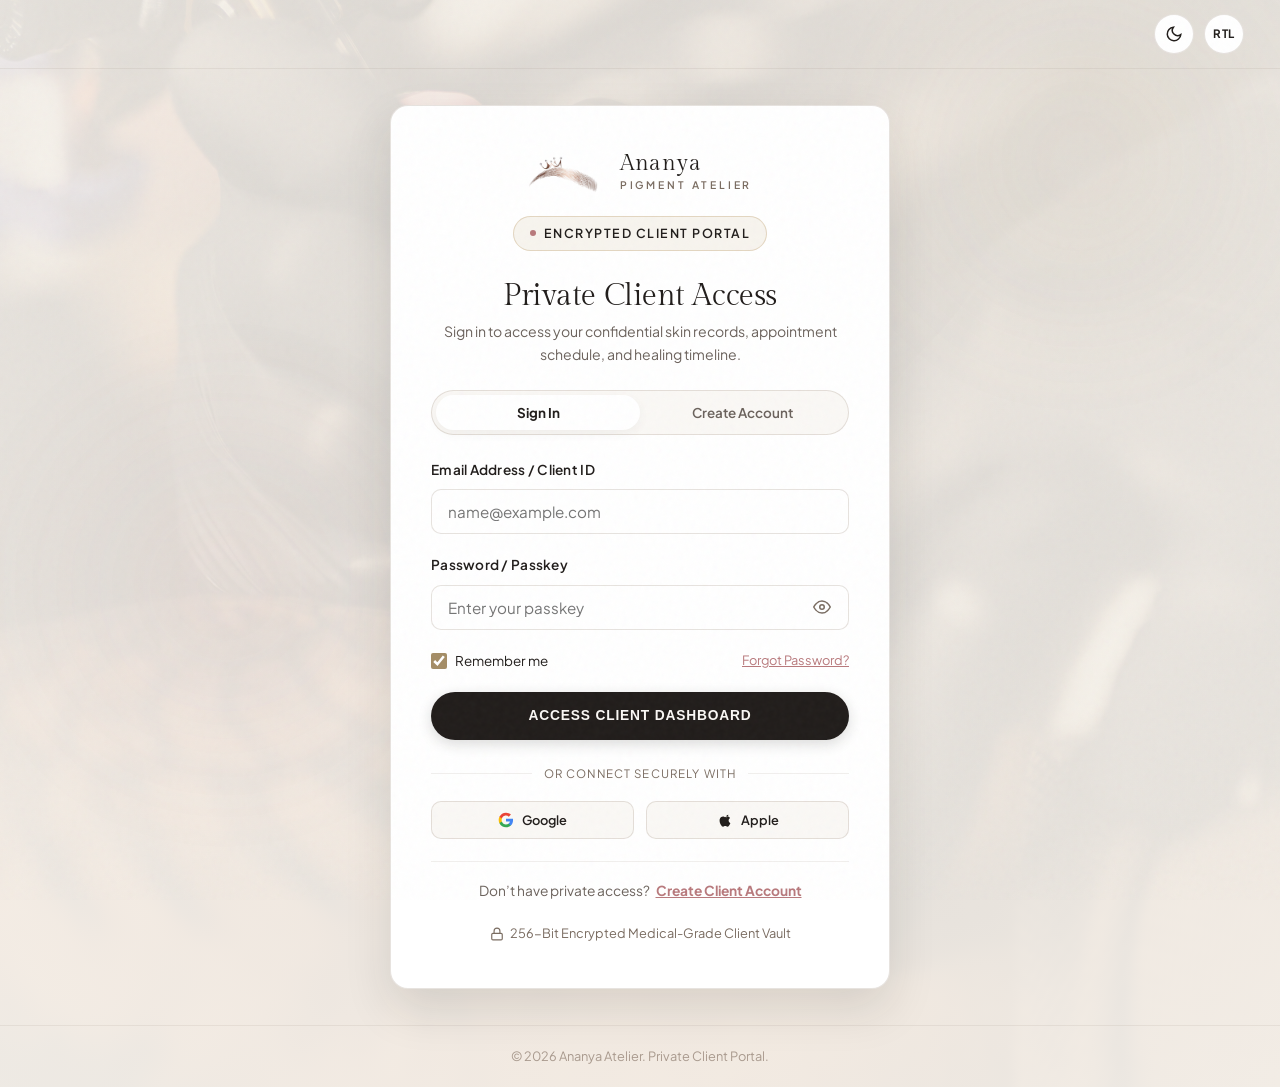
<file: login.html>
<!DOCTYPE html>
<html lang="en">
<head>
  <meta charset="UTF-8">
  <meta name="viewport" content="width=device-width, initial-scale=1.0">
  <title>Client Portal Access | Ananya Atelier</title>
  <meta name="description" content="Secure login for private atelier clients. Manage upcoming appointments, view private before & after history, track day-by-day healing, and view invoices.">
  
  <link rel="stylesheet" href="css/style.css">
  <link rel="icon" type="image/png" href="image/favicon.png">
  <link rel="apple-touch-icon" href="image/favicon.png">
</head>
<body style="min-height:100vh; display:flex; flex-direction:column; background: radial-gradient(circle at 50% 20%, rgba(245, 241, 235, 0.88), rgba(245, 241, 235, 0.96)), url('image/make%20(24).jpg') center/cover no-repeat fixed; position:relative; overflow-x:hidden;">

  <div class="aa-flare aa-flare--a"></div>
  <div class="aa-flare aa-flare--b"></div>

  <!-- Minimalist Portal Topbar (Theme & RTL Toggles Only - No Duplicate Brand Logo or Back Button) -->
  <header style="padding: 14px clamp(16px, 4vw, 36px); display:flex; justify-content:flex-end; align-items:center; border-bottom:1px solid var(--color-border-light); position:relative; z-index:10; box-sizing:border-box; width:100%;">
    <div style="display:flex; align-items:center; gap:10px;">
      <button type="button" class="btn-nav-icon theme-toggle-btn" aria-label="Toggle theme" title="Toggle Dark/Light Mode" data-magnetic>
        <svg class="theme-icon-moon" width="18" height="18" viewBox="0 0 24 24" fill="none" stroke="currentColor" stroke-width="2"><path d="M21 12.79A9 9 0 1 1 11.21 3 7 7 0 0 0 21 12.79z"></path></svg>
        <svg class="theme-icon-sun" width="18" height="18" viewBox="0 0 24 24" fill="none" stroke="currentColor" stroke-width="2"><circle cx="12" cy="12" r="5"></circle><line x1="12" y1="1" x2="12" y2="3"></line><line x1="12" y1="21" x2="12" y2="23"></line><line x1="4.22" y1="4.22" x2="5.64" y2="5.64"></line><line x1="18.36" y1="18.36" x2="19.78" y2="19.78"></line><line x1="1" y1="12" x2="3" y2="12"></line><line x1="21" y1="12" x2="23" y2="12"></line><line x1="4.22" y1="19.78" x2="5.64" y2="18.36"></line><line x1="18.36" y1="5.64" x2="19.78" y2="4.22"></line></svg>
      </button>
      <button type="button" class="btn-nav-icon rtl-toggle-btn" aria-label="Toggle RTL/LTR" title="Toggle RTL/LTR" data-magnetic>
        <span class="rtl-label">RTL</span>
      </button>
    </div>
  </header>

  <!-- Login Main Content Container -->
  <main style="flex-grow:1; display:flex; align-items:center; justify-content:center; padding:36px 18px; position:relative; z-index:10;">
    
    <div style="background:var(--color-surface); border:1px solid var(--color-border); border-radius:var(--border-radius-lg); max-width:500px; width:100%; padding: clamp(26px, 5vw, 44px) clamp(20px, 4.5vw, 40px); box-sizing: border-box; box-shadow:var(--shadow-lg); position:relative;" data-reveal class="is-revealed">
      
      <!-- Primary Centered Atelier Brand Logo inside Auth Card -->
      <div style="text-align:center; margin-bottom:22px; display:flex; justify-content:center;">
        <a href="index.html" class="brand-logo" style="display:inline-flex; align-items:center; justify-content:center; text-decoration:none;" aria-label="Return to Ananya Atelier Home page" data-magnetic>
          <img src="image/logo-crown-brow.png" alt="Ananya Atelier Logo" class="brand-logo-img" style="height:44px; max-width:70px;">
          <div class="brand-title" style="text-align:left; margin-left:10px;">
            <span class="brand-name" style="font-size:1.4rem;">Ananya</span>
            <span class="brand-tagline">Pigment Atelier</span>
          </div>
        </a>
      </div>

      <div style="text-align:center; margin-bottom:24px;">
        <span class="badge-lab"><span class="dot"></span> Encrypted Client Portal</span>
        <h2 class="font-serif" style="font-size:1.85rem; margin:10px 0 6px;">Private Client Access</h2>
        <p style="font-size:0.88rem; color:var(--color-text-muted); margin:0 auto; max-width:400px;">
          Sign in to access your confidential skin records, appointment schedule, and healing timeline.
        </p>
      </div>

      <!-- Sign In / Sign Up Mode Switcher Tabs -->
      <div class="auth-tabs" role="tablist">
        <button type="button" class="auth-tab-btn active" id="tabLoginBtn" role="tab" aria-selected="true" onclick="switchAuthMode('login')">Sign In</button>
        <button type="button" class="auth-tab-btn" id="tabSignupBtn" role="tab" aria-selected="false" onclick="switchAuthMode('signup')">Create Account</button>
      </div>

      <!-- Standard Login Form -->
      <form id="portalLoginForm">
        <div class="form-group">
          <label class="form-label" for="loginEmail">Email Address / Client ID</label>
          <input type="email" id="loginEmail" class="form-control" placeholder="name@example.com" required autocomplete="username">
        </div>

        <div class="form-group">
          <label class="form-label" for="loginPassword">Password / Passkey</label>
          <div class="password-input-wrap">
            <input type="password" id="loginPassword" class="form-control" placeholder="Enter your passkey" required autocomplete="current-password">
            <button type="button" class="password-toggle-btn" aria-label="Toggle password visibility" title="Show/Hide Password">
              <svg class="eye-open" width="18" height="18" viewBox="0 0 24 24" fill="none" stroke="currentColor" stroke-width="2"><path d="M1 12s4-8 11-8 11 8 11 8-4 8-11 8-11-8-11-8z"></path><circle cx="12" cy="12" r="3"></circle></svg>
              <svg class="eye-closed" width="18" height="18" viewBox="0 0 24 24" fill="none" stroke="currentColor" stroke-width="2" style="display:none;"><path d="M17.94 17.94A10.07 10.07 0 0 1 12 20c-7 0-11-8-11-8a18.45 18.45 0 0 1 5.06-5.94M9.9 4.24A9.12 9.12 0 0 1 12 4c7 0 11 8 11 8a18.5 18.5 0 0 1-2.16 3.19m-6.72-1.07a3 3 0 1 1-4.24-4.24"></path><line x1="1" y1="1" x2="23" y2="23"></line></svg>
            </button>
          </div>
        </div>

        <!-- Remember Me Checkbox & Forgot Password Link -->
        <div style="display:flex; justify-content:space-between; align-items:center; margin-top:12px; margin-bottom:20px;">
          <label class="auth-checkbox-wrap" for="rememberMeCheckbox">
            <input type="checkbox" id="rememberMeCheckbox" checked>
            <span>Remember me</span>
          </label>
          <a href="#" style="font-size:0.8rem; color:var(--color-rose); text-decoration:underline;" onclick="alert('Password reset link sent to your registered email.'); return false;">Forgot Password?</a>
        </div>

        <button type="submit" class="btn-luxury btn-primary" style="width:100%;" data-magnetic>
          Access Client Dashboard
        </button>
      </form>

      <!-- Standard Sign Up Form (Initially hidden) -->
      <form id="portalSignupForm" style="display:none;">
        <div class="form-group">
          <label class="form-label" for="signupName">Full Legal Name</label>
          <input type="text" id="signupName" class="form-control" placeholder="e.g. Priya Reddy" required autocomplete="name">
        </div>

        <div class="form-group">
          <label class="form-label" for="signupEmail">Email Address</label>
          <input type="email" id="signupEmail" class="form-control" placeholder="priya.reddy@example.com" required autocomplete="email">
        </div>

        <div class="form-group">
          <label class="form-label" for="signupPhone">Phone / WhatsApp Number</label>
          <input type="tel" id="signupPhone" class="form-control" placeholder="+91 98765 43210" required autocomplete="tel">
        </div>

        <div class="form-group">
          <label class="form-label" for="signupPassword">Create Secure Passkey</label>
          <div class="password-input-wrap">
            <input type="password" id="signupPassword" class="form-control" placeholder="At least 8 characters" required autocomplete="new-password">
            <button type="button" class="password-toggle-btn" aria-label="Toggle password visibility" title="Show/Hide Password">
              <svg class="eye-open" width="18" height="18" viewBox="0 0 24 24" fill="none" stroke="currentColor" stroke-width="2"><path d="M1 12s4-8 11-8 11 8 11 8-4 8-11 8-11-8-11-8z"></path><circle cx="12" cy="12" r="3"></circle></svg>
              <svg class="eye-closed" width="18" height="18" viewBox="0 0 24 24" fill="none" stroke="currentColor" stroke-width="2" style="display:none;"><path d="M17.94 17.94A10.07 10.07 0 0 1 12 20c-7 0-11-8-11-8a18.45 18.45 0 0 1 5.06-5.94M9.9 4.24A9.12 9.12 0 0 1 12 4c7 0 11 8 11 8a18.5 18.5 0 0 1-2.16 3.19m-6.72-1.07a3 3 0 1 1-4.24-4.24"></path><line x1="1" y1="1" x2="23" y2="23"></line></svg>
            </button>
          </div>
        </div>

        <div style="margin-top:12px; margin-bottom:20px;">
          <label class="auth-checkbox-wrap" for="agreeTermsCheckbox">
            <input type="checkbox" id="agreeTermsCheckbox" required checked>
            <span style="font-size:0.8rem;">I agree to the Atelier Health Screening & Confidentiality Charter</span>
          </label>
        </div>

        <button type="submit" class="btn-luxury btn-primary" style="width:100%;" data-magnetic>
          Create Private Account
        </button>
      </form>

      <!-- Social Links for Quick Sign In / Sign Up -->
      <div style="margin-top:24px;">
        <div style="display:flex; align-items:center; gap:12px; margin-bottom:14px;">
          <div style="flex-grow:1; height:1px; background:var(--color-border-light);"></div>
          <span style="font-size:0.72rem; text-transform:uppercase; letter-spacing:0.1em; color:var(--color-taupe-dark);">Or Connect Securely With</span>
          <div style="flex-grow:1; height:1px; background:var(--color-border-light);"></div>
        </div>

        <div class="social-auth-grid">
          <button type="button" class="social-auth-btn" onclick="handleSocialAuth('google')" data-magnetic title="Sign In with Google">
            <svg viewBox="0 0 24 24" width="20" height="20">
              <path d="M22.56 12.25c0-.78-.07-1.53-.2-2.25H12v4.26h5.92c-.26 1.37-1.04 2.53-2.21 3.31v2.77h3.57c2.08-1.92 3.28-4.74 3.28-8.09z" fill="#4285F4"/>
              <path d="M12 23c2.97 0 5.46-.98 7.28-2.66l-3.57-2.77c-.98.66-2.23 1.06-3.71 1.06-2.86 0-5.29-1.93-6.16-4.53H2.18v2.84C3.99 20.53 7.7 23 12 23z" fill="#34A853"/>
              <path d="M5.84 14.09c-.22-.66-.35-1.36-.35-2.09s.13-1.43.35-2.09V7.06H2.18C1.43 8.55 1 10.22 1 12s.43 3.45 1.18 4.94l2.85-2.22.81-.63z" fill="#FBBC05"/>
              <path d="M12 5.38c1.62 0 3.06.56 4.21 1.64l3.15-3.15C17.45 2.09 14.97 1 12 1 7.7 1 3.99 3.47 2.18 7.06l3.66 2.84c.87-2.6 3.3-4.52 6.16-4.52z" fill="#EA4335"/>
            </svg>
            <span>Google</span>
          </button>

          <button type="button" class="social-auth-btn" onclick="handleSocialAuth('apple')" data-magnetic title="Sign In with Apple">
            <svg viewBox="0 0 24 24" width="20" height="20" fill="currentColor">
              <path d="M18.71 19.5c-.83 1.24-1.71 2.45-3.05 2.47-1.34.03-1.77-.79-3.29-.79-1.53 0-2 .77-3.27.82-1.31.05-2.3-1.32-3.14-2.53C4.25 17 2.94 12.45 4.7 9.39c.87-1.52 2.43-2.48 4.12-2.51 1.28-.02 2.5.87 3.29.87.78 0 2.26-1.07 3.81-.91.65.03 2.47.26 3.64 1.98-.09.06-2.17 1.28-2.15 3.81.03 3.02 2.65 4.03 2.68 4.04-.03.07-.42 1.44-1.38 2.83M15.97 6.85c.65-.79 1.1-1.89.98-2.85-.85.03-1.88.57-2.48 1.28-.54.62-.99 1.64-.86 2.58.94.07 1.71-.22 2.36-1.01z"/>
            </svg>
            <span>Apple</span>
          </button>
        </div>
      </div>

      <!-- Bottom Interactive Links to Switch between Login and Sign Up -->
      <div class="auth-switch-text" id="authSwitchPrompt">
        Don’t have private access? <a href="#" class="auth-switch-link" onclick="switchAuthMode('signup'); return false;">Create Client Account</a>
      </div>

      <div style="margin-top:20px; text-align:center;">
        <p style="font-size:0.8rem; color:var(--color-taupe-dark); margin:0;">
          <svg width="14" height="14" viewBox="0 0 24 24" fill="none" stroke="currentColor" stroke-width="2" style="vertical-align:middle; margin-right:4px;"><rect x="3" y="11" width="18" height="11" rx="2" ry="2"></rect><path d="M7 11V7a5 5 0 0 1 10 0v4"></path></svg>
          256-Bit Encrypted Medical-Grade Client Vault
        </p>
      </div>

    </div>

  </main>

  <footer style="padding:20px; text-align:center; font-size:0.8rem; color:var(--color-taupe); border-top:1px solid var(--color-border-light); position:relative; z-index:10;">
    © 2026 Ananya Atelier. Private Client Portal.
  </footer>

  <script src="js/auth.js"></script>
  <script src="js/main.js"></script>
  <script>
    document.getElementById("portalLoginForm").addEventListener("submit", (e) => {
      e.preventDefault();
      const enteredEmail = document.getElementById("loginEmail").value.trim() || DEMO_CLIENT.email;
      const client = Object.assign({}, DEMO_CLIENT, {
        email: enteredEmail,
        name: enteredEmail.includes("@") ? enteredEmail.split("@")[0].replace(".", " ").replace(/\b\w/g, c => c.toUpperCase()) : DEMO_CLIENT.name
      });
      setAuthenticatedClient(client);
      window.location.href = "dashboard.html";
    });

    document.getElementById("portalSignupForm").addEventListener("submit", (e) => {
      e.preventDefault();
      const newClient = Object.assign({}, DEMO_CLIENT, {
        name: document.getElementById("signupName").value || "New Client",
        email: document.getElementById("signupEmail").value || "client@example.com",
        phone: document.getElementById("signupPhone").value || "+91 98765 43210"
      });
      setAuthenticatedClient(newClient);
      alert("Welcome to Ananya Atelier. Your confidential client profile is active.");
      window.location.href = "dashboard.html";
    });
  </script>
</body>
</html>
</file>
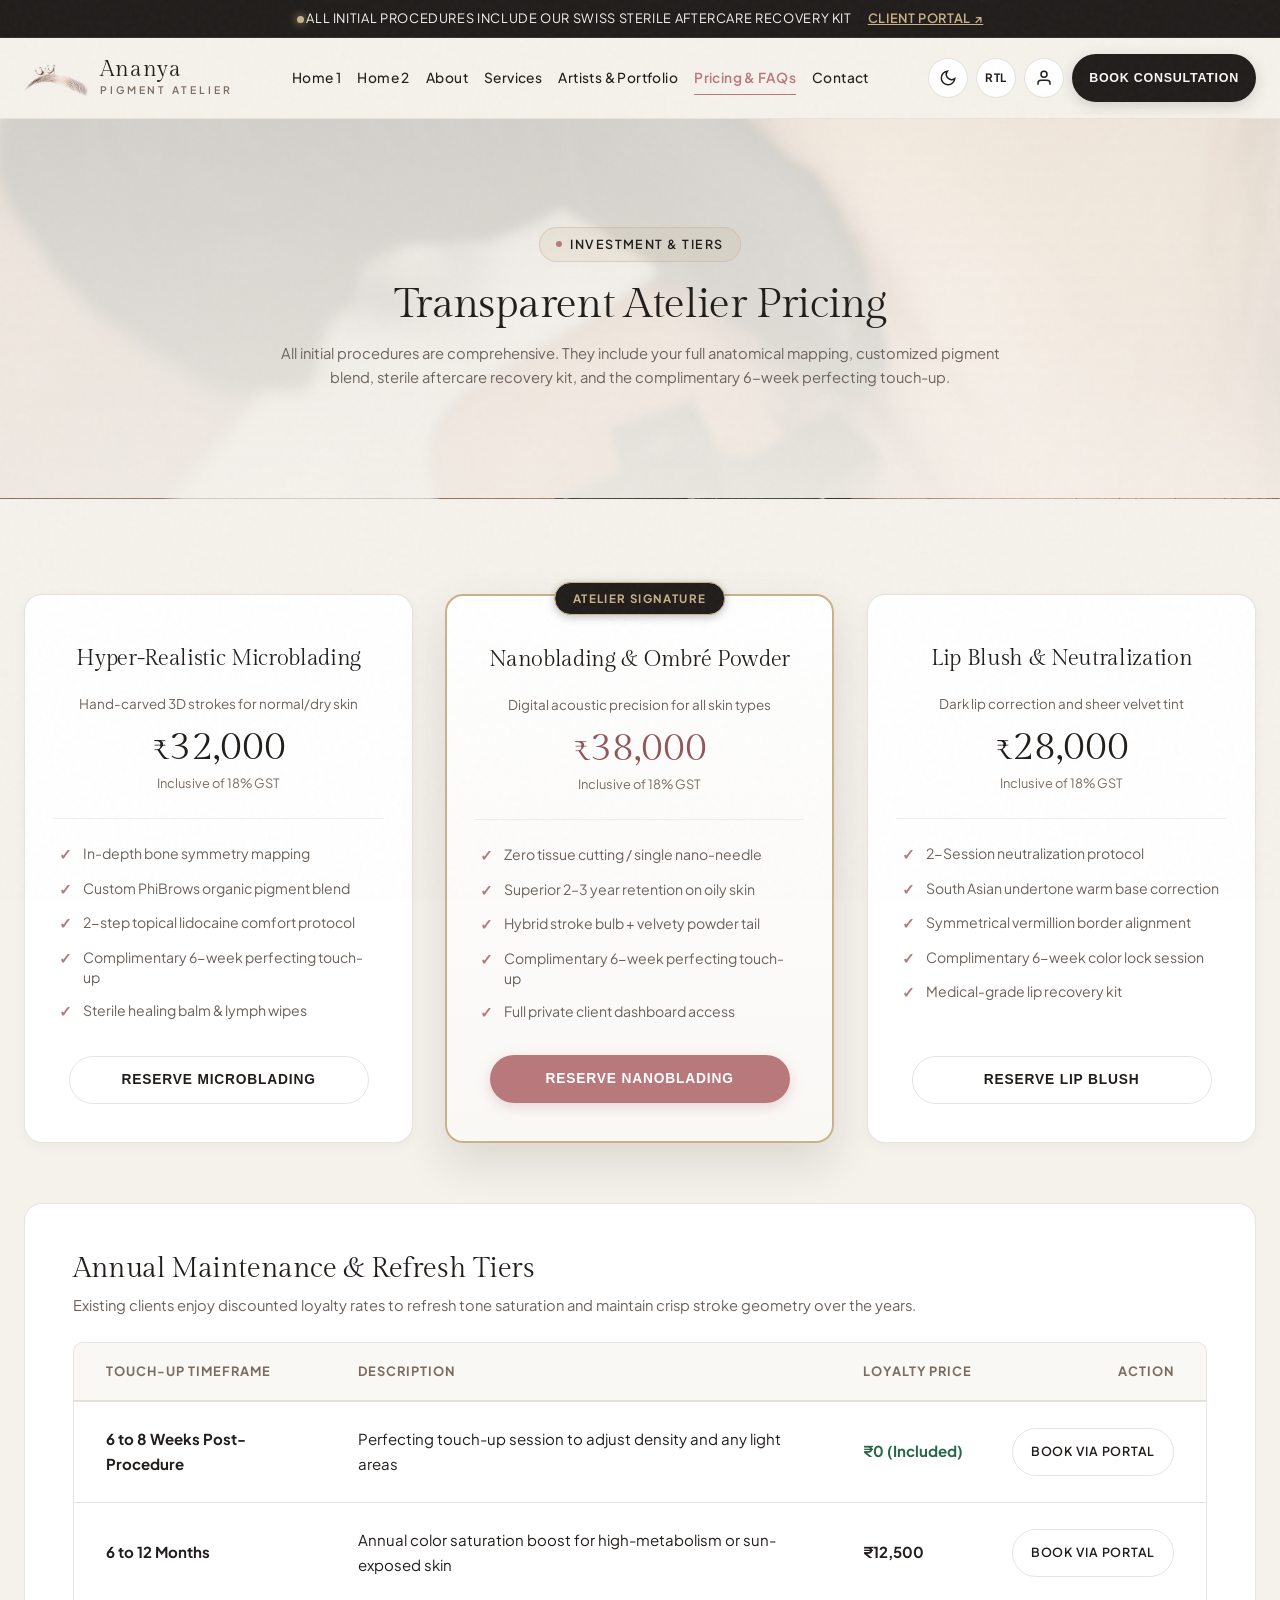
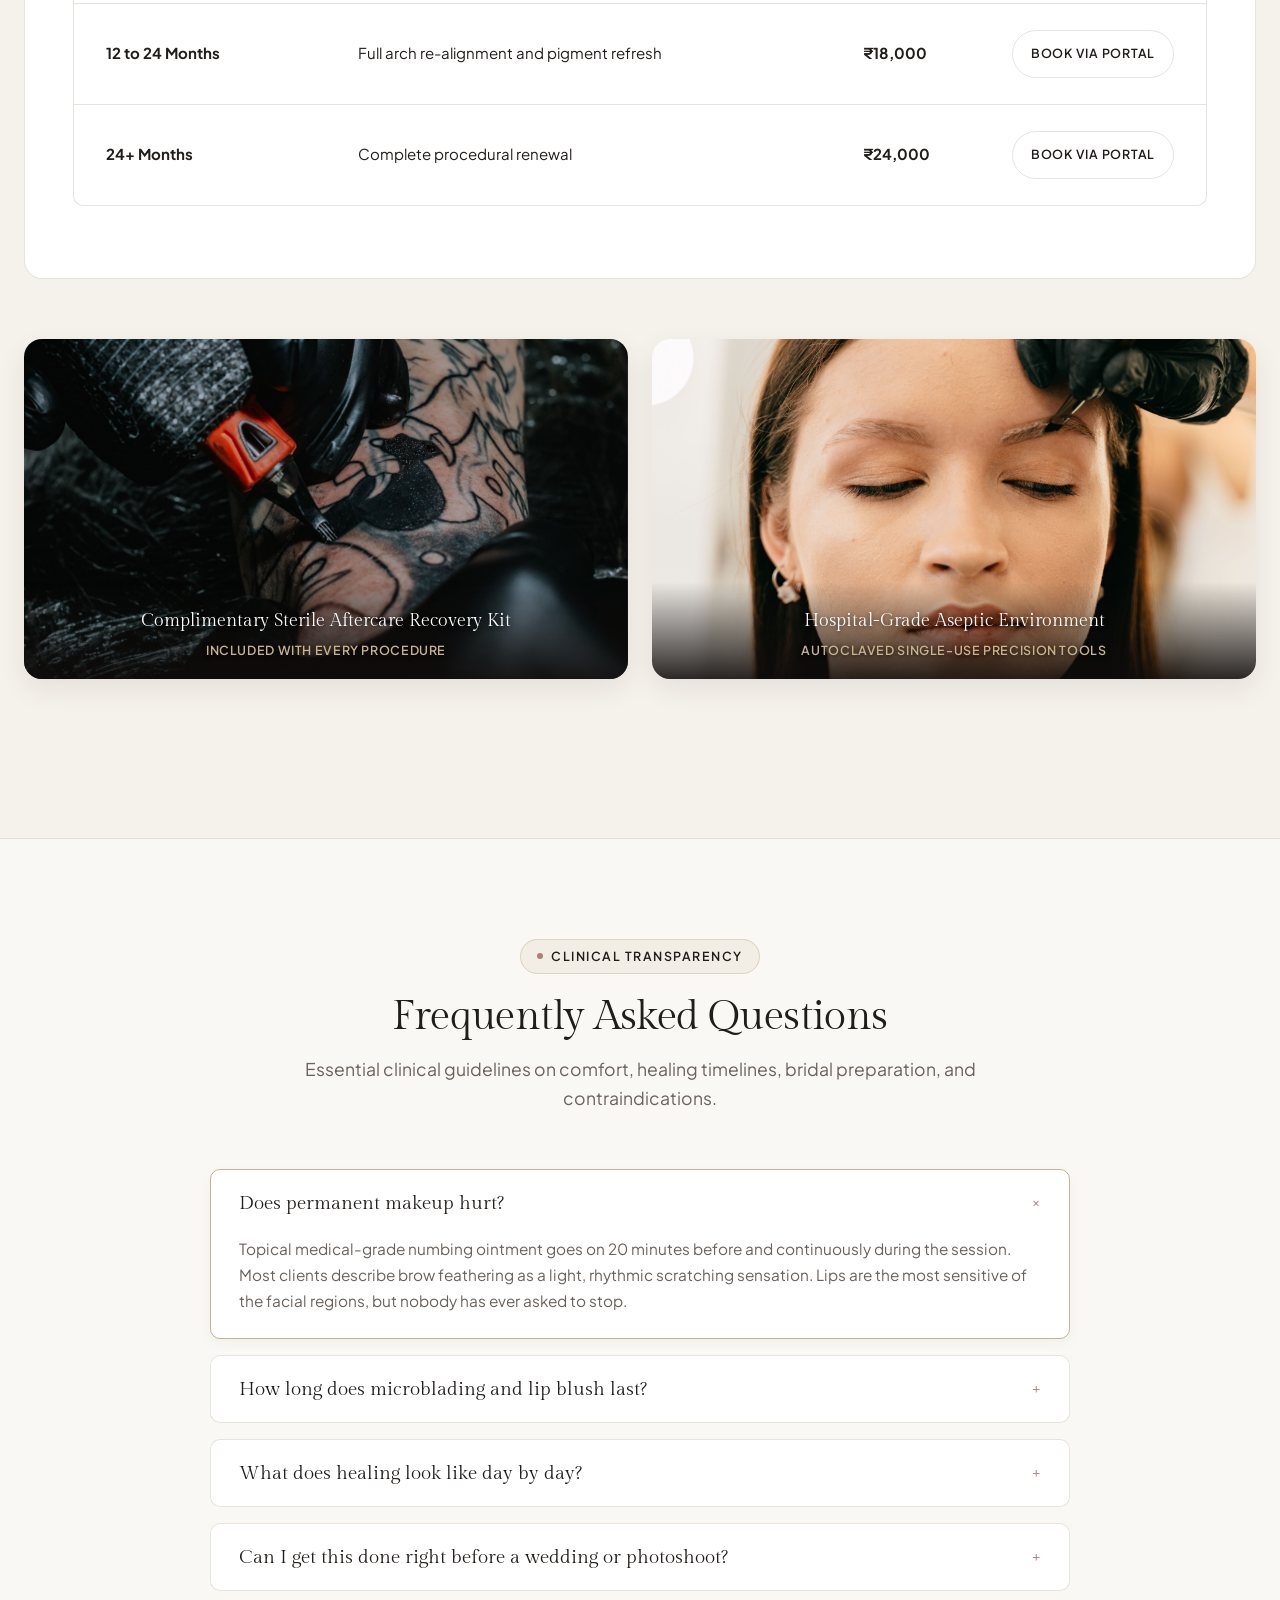
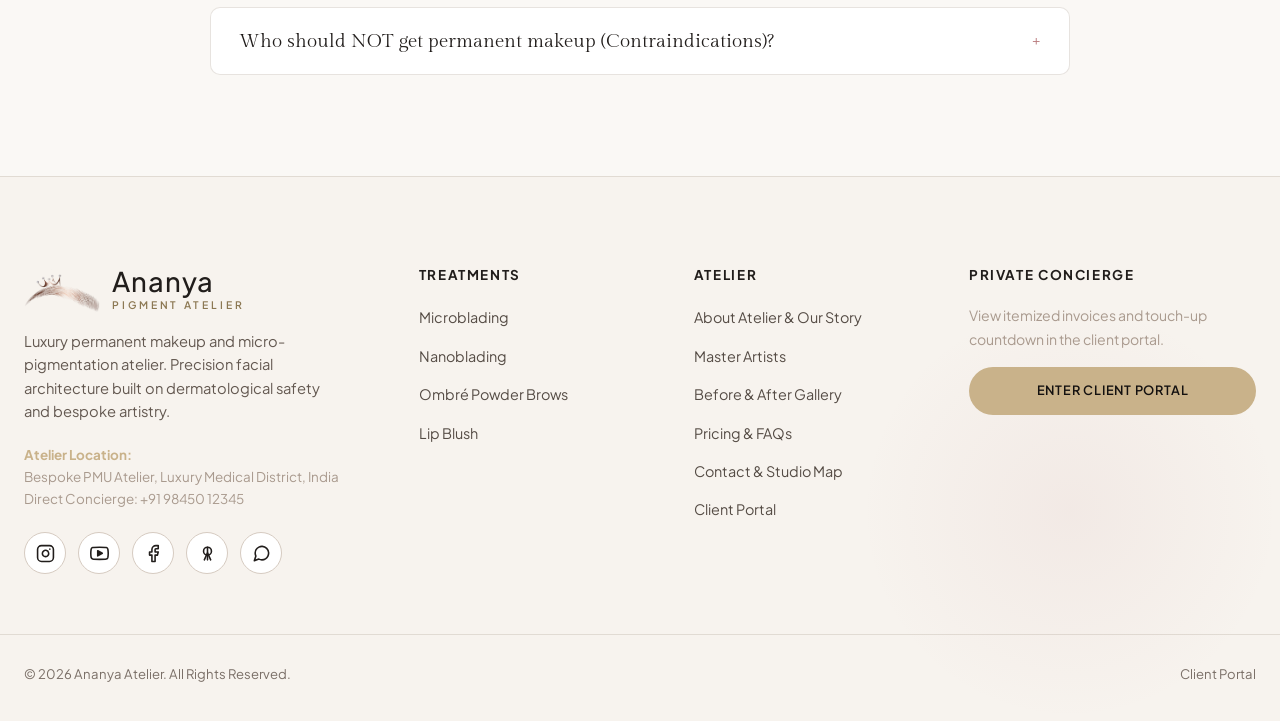
<file: pricing.html>
<!DOCTYPE html>
<html lang="en">
<head>
  <meta charset="UTF-8">
  <meta name="viewport" content="width=device-width, initial-scale=1.0">
  <title>Pricing, Touch-Up Tiers & FAQs | Ananya Atelier</title>
  <meta name="description" content="Transparent pricing for microblading, nanoblading, lip blush, and touch-ups at Ananya Atelier. Includes 6-week perfecting session and clinical FAQs.">
  
  <link rel="stylesheet" href="css/style.css">
  <link rel="icon" type="image/png" href="image/favicon.png">
  <link rel="apple-touch-icon" href="image/favicon.png">
</head>
<body>



  <!-- Top Notice Bar -->
  <div class="top-notice-bar">
    <span><span class="badge-dot"></span> All initial procedures include our Swiss sterile aftercare recovery kit</span>
    <a href="login.html" style="color:var(--color-champagne); text-decoration:underline; font-weight:600;">Client Portal ↗</a>
  </div>

  <!-- Atelier Navbar -->
  <header class="atelier-navbar">
    <div class="navbar-container">
      <a href="index.html" class="brand-logo" aria-label="Ananya Atelier Home" data-magnetic>
        <img src="image/logo-crown-brow.png" alt="Ananya Atelier Logo" class="brand-logo-img">
        <div class="brand-title">
          <span class="brand-name">Ananya</span>
          <span class="brand-tagline">Pigment Atelier</span>
        </div>
      </a>

      <nav aria-label="Main Navigation">
        <ul class="nav-menu">
          <li><a href="index.html" class="nav-link">Home 1</a></li>
          <li><a href="home2.html" class="nav-link">Home 2</a></li>
          <li><a href="about.html" class="nav-link">About</a></li>
          <li><a href="services.html" class="nav-link">Services</a></li>
          <li><a href="artists.html" class="nav-link">Artists & Portfolio</a></li>
          <li><a href="pricing.html" class="nav-link active">Pricing & FAQs</a></li>
          <li><a href="contact.html" class="nav-link">Contact</a></li>
          <li class="mobile-drawer-cta" style="margin-top:14px; padding-top:14px; border-top:1px solid var(--color-border-light);">
            <div style="display:flex; gap:10px; align-items:center; justify-content:space-between; margin-bottom:12px;">
              <button type="button" class="btn-nav-icon theme-toggle-btn" aria-label="Toggle theme" title="Toggle Dark/Light Mode" style="flex:1; width:auto; height:42px; border-radius:var(--border-radius-md); display:inline-flex; gap:8px;">
                <svg class="theme-icon-moon" width="16" height="16" viewBox="0 0 24 24" fill="none" stroke="currentColor" stroke-width="2"><path d="M21 12.79A9 9 0 1 1 11.21 3 7 7 0 0 0 21 12.79z"></path></svg>
                <svg class="theme-icon-sun" width="16" height="16" viewBox="0 0 24 24" fill="none" stroke="currentColor" stroke-width="2"><circle cx="12" cy="12" r="5"></circle><line x1="12" y1="1" x2="12" y2="3"></line><line x1="12" y1="21" x2="12" y2="23"></line><line x1="4.22" y1="4.22" x2="5.64" y2="5.64"></line><line x1="18.36" y1="18.36" x2="19.78" y2="19.78"></line><line x1="1" y1="12" x2="3" y2="12"></line><line x1="21" y1="12" x2="23" y2="12"></line><line x1="4.22" y1="19.78" x2="5.64" y2="18.36"></line><line x1="18.36" y1="5.64" x2="19.78" y2="4.22"></line></svg>
                <span>Theme</span>
              </button>
              <button type="button" class="btn-nav-icon rtl-toggle-btn" aria-label="Toggle RTL/LTR" title="Toggle RTL/LTR" style="flex:1; width:auto; height:42px; border-radius:var(--border-radius-md); display:inline-flex; gap:8px;">
                <span class="rtl-label">RTL</span>
              </button>
            </div>
            <a href="login.html" class="btn-portal-pill" style="width:100%; justify-content:center; padding:12px 16px;">
              <svg width="14" height="14" viewBox="0 0 24 24" fill="none" stroke="currentColor" stroke-width="2"><path d="M20 21v-2a4 4 0 0 0-4-4H8a4 4 0 0 0-4 4v2"></path><circle cx="12" cy="7" r="4"></circle></svg>
              Client Portal ↗
            </a>
          </li>
          <li class="mobile-drawer-cta" style="margin-top:8px;">
            <button type="button" class="btn-luxury btn-rose" style="width:100%;" data-open-consultation>Book Consultation</button>
          </li>
        </ul>
      </nav>

      <div class="nav-actions">
        <button type="button" class="btn-nav-icon theme-toggle-btn" aria-label="Toggle theme" title="Toggle Dark/Light Mode" data-magnetic>
          <svg class="theme-icon-moon" width="18" height="18" viewBox="0 0 24 24" fill="none" stroke="currentColor" stroke-width="2"><path d="M21 12.79A9 9 0 1 1 11.21 3 7 7 0 0 0 21 12.79z"></path></svg>
          <svg class="theme-icon-sun" width="18" height="18" viewBox="0 0 24 24" fill="none" stroke="currentColor" stroke-width="2"><circle cx="12" cy="12" r="5"></circle><line x1="12" y1="1" x2="12" y2="3"></line><line x1="12" y1="21" x2="12" y2="23"></line><line x1="4.22" y1="4.22" x2="5.64" y2="5.64"></line><line x1="18.36" y1="18.36" x2="19.78" y2="19.78"></line><line x1="1" y1="12" x2="3" y2="12"></line><line x1="21" y1="12" x2="23" y2="12"></line><line x1="4.22" y1="19.78" x2="5.64" y2="18.36"></line><line x1="18.36" y1="5.64" x2="19.78" y2="4.22"></line></svg>
        </button>
        <button type="button" class="btn-nav-icon rtl-toggle-btn" aria-label="Toggle RTL/LTR" title="Toggle RTL/LTR" data-magnetic>
          <span class="rtl-label">RTL</span>
        </button>
        <a href="login.html" class="btn-nav-icon portal-nav-btn" aria-label="Client Portal" title="Client Portal" data-magnetic>
          <svg width="18" height="18" viewBox="0 0 24 24" fill="none" stroke="currentColor" stroke-width="2"><path d="M20 21v-2a4 4 0 0 0-4-4H8a4 4 0 0 0-4 4v2"></path><circle cx="12" cy="7" r="4"></circle></svg>
        </a>
        <button type="button" class="btn-luxury btn-primary" data-open-consultation data-magnetic>Book Consultation</button>
        <button type="button" class="mobile-nav-toggle" aria-label="Toggle navigation menu">
          <svg width="24" height="24" viewBox="0 0 24 24" fill="none" stroke="currentColor" stroke-width="2"><line x1="3" y1="12" x2="21" y2="12"></line><line x1="3" y1="6" x2="21" y2="6"></line><line x1="3" y1="18" x2="21" y2="18"></line></svg>
        </button>
      </div>
    </div>
  </header>

  <main id="content">

    <!-- Header Section -->
    <section class="section-atelier page-hero-header" style="background-image: url('image/make%20(25).jpg');">
      <div class="container-atelier text-center" style="max-width:820px; text-align:center; margin:0 auto;" data-reveal>
        <div class="badge-lab"><span class="dot"></span> Investment & Tiers</div>
        <h1 class="font-serif">Transparent Atelier Pricing</h1>
        <p class="section-subtitle">
          All initial procedures are comprehensive. They include your full anatomical mapping, customized pigment blend, sterile aftercare recovery kit, and the complimentary 6-week perfecting touch-up.
        </p>
      </div>
    </section>

    <!-- Pricing Grid -->
    <section class="section-atelier" style="padding-top: clamp(65px, 8vw, 95px);">
      <div class="container-atelier">
        
        <div class="pricing-grid">
          
          <!-- Plan 1 -->
          <div class="pricing-card" data-reveal>
            <div class="pricing-header">
              <h3 class="pricing-plan-name font-serif">Hyper-Realistic Microblading</h3>
              <p class="pricing-sub">Hand-carved 3D strokes for normal/dry skin</p>
              <div class="pricing-rate">₹32,000</div>
              <span style="font-size:0.8rem; color:var(--color-taupe-dark);">Inclusive of 18% GST</span>
            </div>
            <ul class="pricing-features">
              <li class="pricing-feature-item"><span class="check-icon">✓</span> In-depth bone symmetry mapping</li>
              <li class="pricing-feature-item"><span class="check-icon">✓</span> Custom PhiBrows organic pigment blend</li>
              <li class="pricing-feature-item"><span class="check-icon">✓</span> 2-step topical lidocaine comfort protocol</li>
              <li class="pricing-feature-item"><span class="check-icon">✓</span> Complimentary 6-week perfecting touch-up</li>
              <li class="pricing-feature-item"><span class="check-icon">✓</span> Sterile healing balm & lymph wipes</li>
            </ul>
            <button type="button" class="btn-luxury btn-outline" data-open-consultation data-magnetic>Reserve Microblading</button>
          </div>

          <!-- Plan 2: Featured -->
          <div class="pricing-card featured" data-reveal>
            <div class="pricing-featured-badge">Atelier Signature</div>
            <div class="pricing-header">
              <h3 class="pricing-plan-name font-serif">Nanoblading & Ombré Powder</h3>
              <p class="pricing-sub">Digital acoustic precision for all skin types</p>
              <div class="pricing-rate" style="color:var(--color-rose-dark);">₹38,000</div>
              <span style="font-size:0.8rem; color:var(--color-taupe-dark);">Inclusive of 18% GST</span>
            </div>
            <ul class="pricing-features">
              <li class="pricing-feature-item"><span class="check-icon">✓</span> Zero tissue cutting / single nano-needle</li>
              <li class="pricing-feature-item"><span class="check-icon">✓</span> Superior 2–3 year retention on oily skin</li>
              <li class="pricing-feature-item"><span class="check-icon">✓</span> Hybrid stroke bulb + velvety powder tail</li>
              <li class="pricing-feature-item"><span class="check-icon">✓</span> Complimentary 6-week perfecting touch-up</li>
              <li class="pricing-feature-item"><span class="check-icon">✓</span> Full private client dashboard access</li>
            </ul>
            <button type="button" class="btn-luxury btn-rose" data-open-consultation data-magnetic>Reserve Nanoblading</button>
          </div>

          <!-- Plan 3 -->
          <div class="pricing-card" data-reveal>
            <div class="pricing-header">
              <h3 class="pricing-plan-name font-serif">Lip Blush & Neutralization</h3>
              <p class="pricing-sub">Dark lip correction and sheer velvet tint</p>
              <div class="pricing-rate">₹28,000</div>
              <span style="font-size:0.8rem; color:var(--color-taupe-dark);">Inclusive of 18% GST</span>
            </div>
            <ul class="pricing-features">
              <li class="pricing-feature-item"><span class="check-icon">✓</span> 2-Session neutralization protocol</li>
              <li class="pricing-feature-item"><span class="check-icon">✓</span> South Asian undertone warm base correction</li>
              <li class="pricing-feature-item"><span class="check-icon">✓</span> Symmetrical vermillion border alignment</li>
              <li class="pricing-feature-item"><span class="check-icon">✓</span> Complimentary 6-week color lock session</li>
              <li class="pricing-feature-item"><span class="check-icon">✓</span> Medical-grade lip recovery kit</li>
            </ul>
            <button type="button" class="btn-luxury btn-outline" data-open-consultation data-magnetic>Reserve Lip Blush</button>
          </div>

        </div>

        <!-- Annual Touch-Up Matrix -->
        <div style="background:var(--color-surface); border:1px solid var(--color-border); border-radius:var(--border-radius-lg); padding: clamp(32px, 4.5vw, 48px) clamp(28px, 4.5vw, 48px); margin-bottom:60px;" data-reveal>
          <h3 class="font-serif" style="margin-bottom:8px;">Annual Maintenance & Refresh Tiers</h3>
          <p style="font-size:0.92rem; color:var(--color-text-muted); margin-bottom:24px;">
            Existing clients enjoy discounted loyalty rates to refresh tone saturation and maintain crisp stroke geometry over the years.
          </p>
          
          <div class="table-responsive">
            <table class="invoice-table">
              <thead>
                <tr>
                  <th>Touch-Up Timeframe</th>
                  <th>Description</th>
                  <th>Loyalty Price</th>
                  <th>Action</th>
                </tr>
              </thead>
              <tbody>
                <tr>
                  <td><strong>6 to 8 Weeks Post-Procedure</strong></td>
                  <td>Perfecting touch-up session to adjust density and any light areas</td>
                  <td><span style="color:#276749; font-weight:700;">₹0 (Included)</span></td>
                  <td><a href="login.html" class="btn-luxury btn-outline" style="padding:8px 18px; font-size:0.78rem;" data-magnetic>Book via Portal</a></td>
                </tr>
                <tr>
                  <td><strong>6 to 12 Months</strong></td>
                  <td>Annual color saturation boost for high-metabolism or sun-exposed skin</td>
                  <td><strong>₹12,500</strong></td>
                  <td><a href="login.html" class="btn-luxury btn-outline" style="padding:8px 18px; font-size:0.78rem;" data-magnetic>Book via Portal</a></td>
                </tr>
                <tr>
                  <td><strong>12 to 24 Months</strong></td>
                  <td>Full arch re-alignment and pigment refresh</td>
                  <td><strong>₹18,000</strong></td>
                  <td><a href="login.html" class="btn-luxury btn-outline" style="padding:8px 18px; font-size:0.78rem;" data-magnetic>Book via Portal</a></td>
                </tr>
                <tr>
                  <td><strong>24+ Months</strong></td>
                  <td>Complete procedural renewal</td>
                  <td><strong>₹24,000</strong></td>
                  <td><a href="login.html" class="btn-luxury btn-outline" style="padding:8px 18px; font-size:0.78rem;" data-magnetic>Book via Portal</a></td>
                </tr>
              </tbody>
            </table>
          </div>
        </div>

        <!-- Studio Precision Kit Visual Showcase -->
        <div class="pricing-kit-grid">
          <div class="media-keep-pace-wrap" data-reveal>
            <img src="image/make%20(34).jpg" alt="Sterile Swiss Aftercare Kit">
            <div class="media-caption">
              <h5>Complimentary Sterile Aftercare Recovery Kit</h5>
              <p style="font-size:0.78rem; margin:0;">Included with every procedure</p>
            </div>
          </div>
          <div class="media-keep-pace-wrap" data-reveal>
            <img src="image/make%20(35).jpg" alt="Aseptic Treatment Station">
            <div class="media-caption">
              <h5>Hospital-Grade Aseptic Environment</h5>
              <p style="font-size:0.78rem; margin:0;">Autoclaved single-use precision tools</p>
            </div>
          </div>
        </div>

      </div>
    </section>

    <!-- Comprehensive FAQ Accordion -->
    <section class="section-atelier" id="faqs" style="background:var(--bg-porcelain-light); border-top:1px solid var(--color-border);">
      <div class="container-atelier" data-reveal>
        <div class="section-header">
          <div class="badge-lab"><span class="dot"></span> Clinical Transparency</div>
          <h2>Frequently Asked Questions</h2>
          <p class="section-subtitle">
            Essential clinical guidelines on comfort, healing timelines, bridal preparation, and contraindications.
          </p>
        </div>

        <div class="faq-accordion">
          
          <div class="faq-item active">
            <button type="button" class="faq-question">
              <span>Does permanent makeup hurt?</span>
              <span class="faq-toggle-icon">+</span>
            </button>
            <div class="faq-answer">
              Topical medical-grade numbing ointment goes on 20 minutes before and continuously during the session. Most clients describe brow feathering as a light, rhythmic scratching sensation. Lips are the most sensitive of the facial regions, but nobody has ever asked to stop.
            </div>
          </div>

          <div class="faq-item">
            <button type="button" class="faq-question">
              <span>How long does microblading and lip blush last?</span>
              <span class="faq-toggle-icon">+</span>
            </button>
            <div class="faq-answer">
              Microblading typically lasts 12 to 18 months, nanoblading 18 to 24 months, and powder brows / lip blush up to 3 years. Oily skin, sun exposure, swimming, and active exfoliating skincare (Retinoids, AHA/BHA) will shorten longevity, which is why an annual refresh session is part of the maintenance plan.
            </div>
          </div>

          <div class="faq-item">
            <button type="button" class="faq-question">
              <span>What does healing look like day by day?</span>
              <span class="faq-toggle-icon">+</span>
            </button>
            <div class="faq-answer">
              <strong>Days 1–3:</strong> Brows and lips appear 30% bolder and darker than the final result.<br>
              <strong>Days 4–10:</strong> Superficial micro-flaking occurs. Never pick or scrub the skin.<br>
              <strong>Weeks 3–4:</strong> The "ghosting phase" occurs where pigment looks temporarily light while new skin cells form.<br>
              <strong>Week 6:</strong> The true rich tone resurfaces completely — exactly when the complimentary perfecting touch-up takes place.
            </div>
          </div>

          <div class="faq-item">
            <button type="button" class="faq-question">
              <span>Can I get this done right before a wedding or photoshoot?</span>
              <span class="faq-toggle-icon">+</span>
            </button>
            <div class="faq-answer">
              Yes, but we strongly advise beginning your treatment <strong>at least 8 to 12 weeks before your wedding</strong> or major event. This gives ample time for the initial session, complete peeling, and the 6-week perfecting touch-up to settle into its absolute best state.
            </div>
          </div>

          <div class="faq-item">
            <button type="button" class="faq-question">
              <span>Who should NOT get permanent makeup (Contraindications)?</span>
              <span class="faq-toggle-icon">+</span>
            </button>
            <div class="faq-answer">
              Permanent makeup is contraindicated for anyone pregnant or nursing, individuals taking Accutane within the past 6 months, those on prescription blood thinners, active eczema/psoriasis in the treatment area, or individuals prone to keloid scarring. Diabetic and autoimmune conditions require a physician's written clearance.
            </div>
          </div>

        </div>

      </div>
    </section>

  </main>

  <!-- Global Footer -->
  <footer class="atelier-footer">
    <div class="footer-grid">
      <div class="footer-brand">
        <a href="index.html" class="brand-logo" aria-label="Ananya Atelier Home" data-magnetic>
          <img src="image/logo-crown-brow.png" alt="Ananya Atelier Logo" class="brand-logo-img">
          <div class="brand-title">
            <span class="brand-name">Ananya</span>
            <span class="brand-tagline">Pigment Atelier</span>
          </div>
        </a>
        <p>Luxury permanent makeup and micro-pigmentation atelier. Precision facial architecture built on dermatological safety and bespoke artistry.</p>
        <div style="margin-top:20px; font-size:0.84rem; color:var(--color-taupe);">
          <strong style="color:var(--color-champagne);">Atelier Location:</strong><br>
          Bespoke PMU Atelier, Luxury Medical District, India<br>
          Direct Concierge: +91 98450 12345
        </div>
        <div class="footer-social-links" aria-label="Official Atelier Social Media Channels">
          <a href="https://instagram.com" class="footer-social-icon" aria-label="Follow Ananya Atelier on Instagram" target="_blank" rel="noopener noreferrer">
            <svg viewBox="0 0 24 24" fill="none" stroke="currentColor" stroke-width="2" stroke-linecap="round" stroke-linejoin="round">
              <rect x="2" y="2" width="20" height="20" rx="5" ry="5"></rect>
              <path d="M16 11.37A4 4 0 1 1 12.63 8 4 4 0 0 1 16 11.37z"></path>
              <line x1="17.5" y1="6.5" x2="17.51" y2="6.5"></line>
            </svg>
          </a>
          <a href="https://youtube.com" class="footer-social-icon" aria-label="Watch Ananya Atelier on YouTube" target="_blank" rel="noopener noreferrer">
            <svg viewBox="0 0 24 24" fill="none" stroke="currentColor" stroke-width="2" stroke-linecap="round" stroke-linejoin="round">
              <path d="M22.54 6.42a2.78 2.78 0 0 0-1.94-2C18.88 4 12 4 12 4s-6.88 0-8.6.46a2.78 2.78 0 0 0-1.94 2A29 29 0 0 0 1 11.75a29 29 0 0 0 .46 5.33A2.78 2.78 0 0 0 3.4 19c1.72.46 8.6.46 8.6.46s6.88 0 8.6-.46a2.78 2.78 0 0 0 1.94-2 29 29 0 0 0 .46-5.25 29 29 0 0 0-.46-5.33z"></path>
              <polygon points="9.75 15.02 15.5 11.75 9.75 8.48 9.75 15.02" fill="currentColor"></polygon>
            </svg>
          </a>
          <a href="https://facebook.com" class="footer-social-icon" aria-label="Follow Ananya Atelier on Facebook" target="_blank" rel="noopener noreferrer">
            <svg viewBox="0 0 24 24" fill="none" stroke="currentColor" stroke-width="2" stroke-linecap="round" stroke-linejoin="round">
              <path d="M18 2h-3a5 5 0 0 0-5 5v3H7v4h3v8h4v-8h3l1-4h-4V7a1 1 0 0 1 1-1h3z"></path>
            </svg>
          </a>
          <a href="https://pinterest.com" class="footer-social-icon" aria-label="Explore Ananya Atelier on Pinterest" target="_blank" rel="noopener noreferrer">
            <svg viewBox="0 0 24 24" fill="none" stroke="currentColor" stroke-width="2" stroke-linecap="round" stroke-linejoin="round">
              <line x1="12" y1="4" x2="12" y2="20"></line>
              <path d="M8 20l4-9 4 9"></path>
              <circle cx="12" cy="9" r="5"></circle>
            </svg>
          </a>
          <a href="https://wa.me/919845012345" class="footer-social-icon" aria-label="Direct Concierge WhatsApp" target="_blank" rel="noopener noreferrer">
            <svg viewBox="0 0 24 24" fill="none" stroke="currentColor" stroke-width="2" stroke-linecap="round" stroke-linejoin="round">
              <path d="M21 11.5a8.38 8.38 0 0 1-.9 3.8 8.5 8.5 0 0 1-7.6 4.7 8.38 8.38 0 0 1-3.8-.9L3 21l1.9-5.7a8.38 8.38 0 0 1-.9-3.8 8.5 8.5 0 0 1 4.7-7.6 8.38 8.38 0 0 1 3.8-.9h.5a8.48 8.48 0 0 1 8 8v.5z"></path>
            </svg>
          </a>
        </div>
      </div>
      <div>
        <h4 class="footer-col-title">Treatments</h4>
        <ul class="footer-links">
          <li><a href="services.html#microblading">Microblading</a></li>
          <li><a href="services.html#nanoblading">Nanoblading</a></li>
          <li><a href="services.html#powder">Ombré Powder Brows</a></li>
          <li><a href="services.html#lipblush">Lip Blush</a></li>
        </ul>
      </div>
      <div>
        <h4 class="footer-col-title">Atelier</h4>
        <ul class="footer-links">
          <li><a href="about.html">About Atelier & Our Story</a></li>
          <li><a href="artists.html">Master Artists</a></li>
          <li><a href="artists.html#portfolio">Before & After Gallery</a></li>
          <li><a href="pricing.html">Pricing & FAQs</a></li>
          <li><a href="contact.html">Contact & Studio Map</a></li>
          <li><a href="login.html">Client Portal</a></li>
        </ul>
      </div>
      <div>
        <h4 class="footer-col-title">Private Concierge</h4>
        <p style="font-size:0.88rem; color:var(--color-taupe); margin-bottom:16px;">View itemized invoices and touch-up countdown in the client portal.</p>
        <a href="login.html" class="btn-luxury btn-champagne" style="padding:10px 20px; font-size:0.8rem; width:100%;" data-magnetic>Enter Client Portal</a>
      </div>
    </div>
    <div class="footer-bottom">
      <span>© 2026 Ananya Atelier. All Rights Reserved.</span>
      <a href="login.html">Client Portal</a>
    </div>
  </footer>

  <!-- Consultation Modal -->
  <div class="atelier-modal-overlay" id="consultationModal">
    <div class="atelier-modal-card">
      <button type="button" class="modal-close-btn">×</button>
      <div class="badge-lab"><span class="dot"></span> Reserve Consultation</div>
      <h3 class="font-serif">Request In-Studio Consultation</h3>
      <form id="consultationForm" style="margin-top:20px;">
        <div class="form-group">
          <label class="form-label" for="cName">Full Name</label>
          <input type="text" id="cName" class="form-control" required placeholder="Your full name">
        </div>
        <div class="form-group">
          <label class="form-label" for="cPhone">WhatsApp Number</label>
          <input type="tel" id="cPhone" class="form-control" required placeholder="+91 98450 00000">
        </div>
        <div class="form-group">
          <label class="form-label" for="cService">Select Treatment</label>
          <select id="cService" class="form-select">
            <option value="Microblading">Microblading (₹32,000)</option>
            <option value="Nanoblading">Digital Nanoblading (₹38,000)</option>
            <option value="Lip Blush">Lip Blush & Neutralization (₹28,000)</option>
          </select>
        </div>
        <button type="submit" class="btn-luxury btn-rose" style="width:100%;">Submit Consultation Request</button>
      </form>
      <div id="consultationSuccess" style="display:none; text-align:center; padding:24px 0;">
        <div style="font-size:2.5rem; color:var(--color-rose);">✓</div>
        <h4 class="font-serif">Consultation Request Received</h4>
        <p style="font-size:0.92rem; color:var(--color-text-muted); margin-top:8px;">We will connect with you via WhatsApp to finalize your booking.</p>
      </div>
    </div>
  </div>

  <script src="js/auth.js"></script>
  <script src="js/main.js"></script>
</body>
</html>
</file>
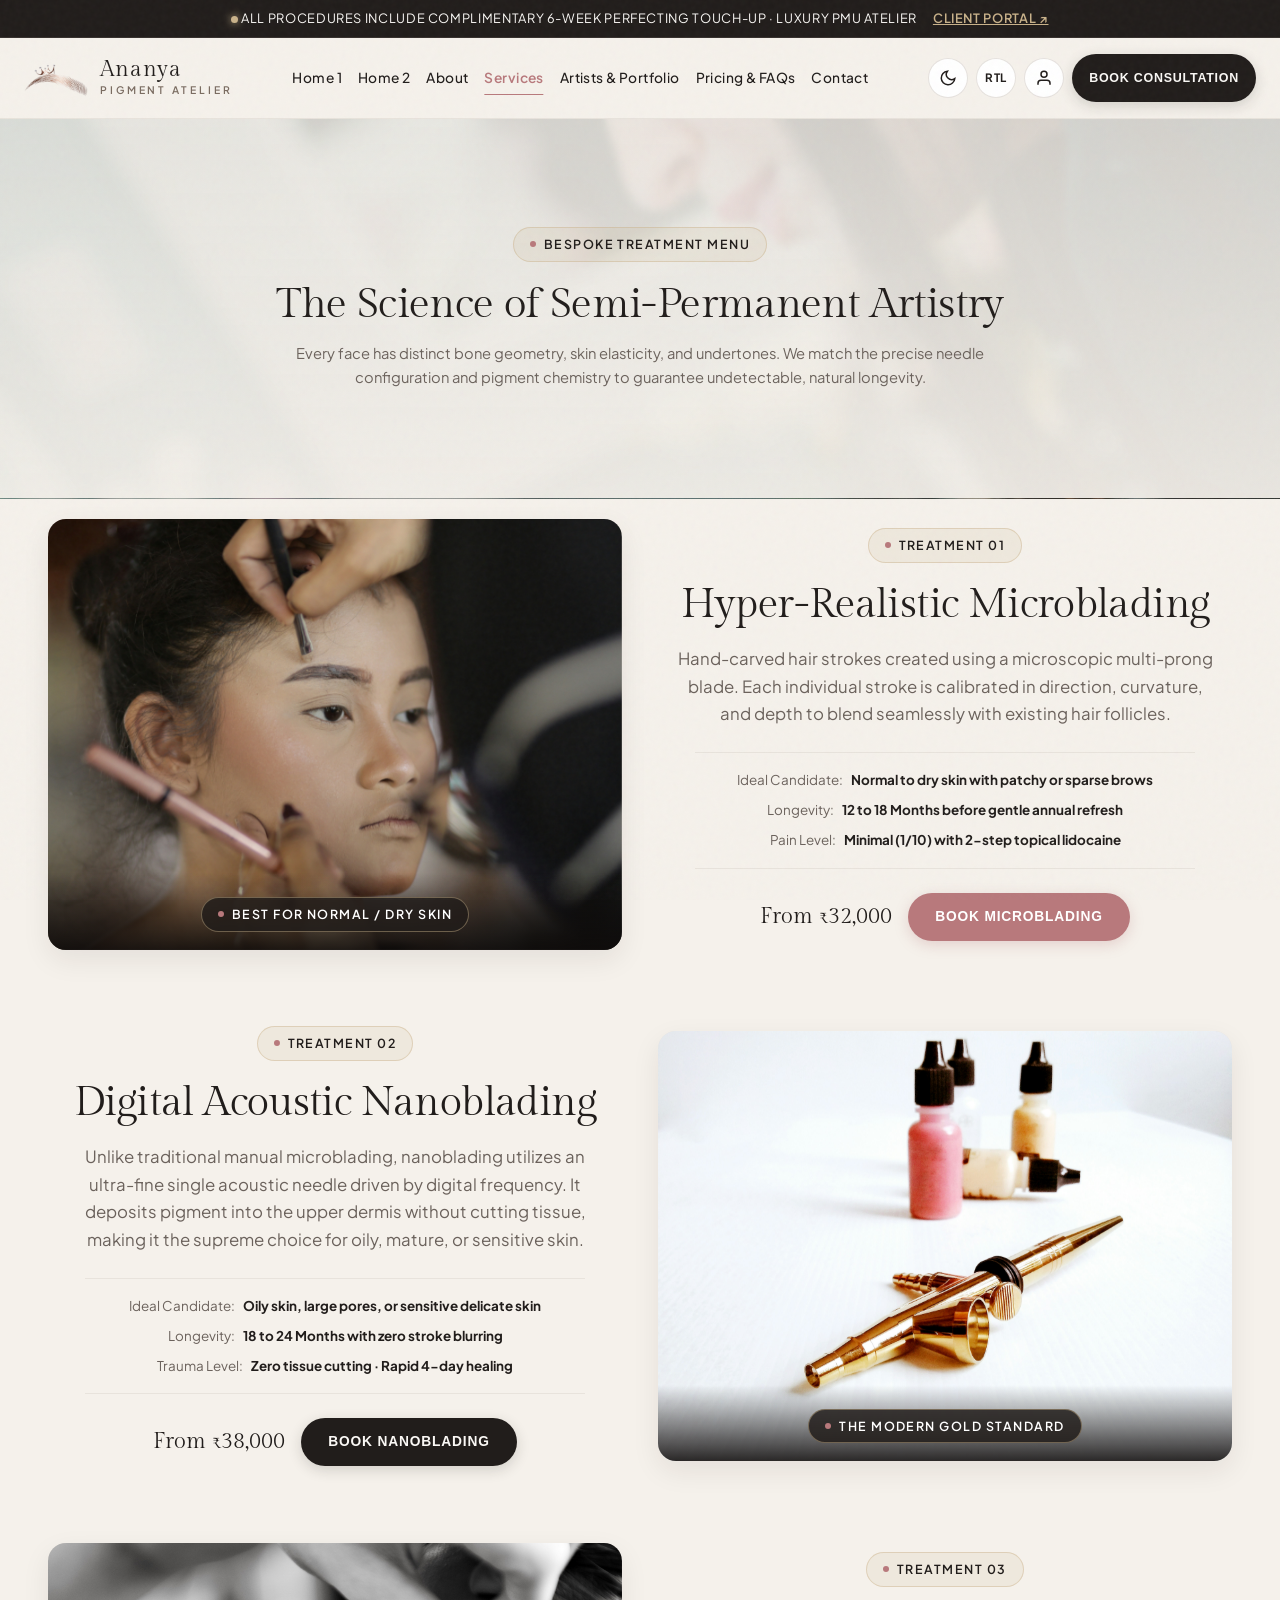
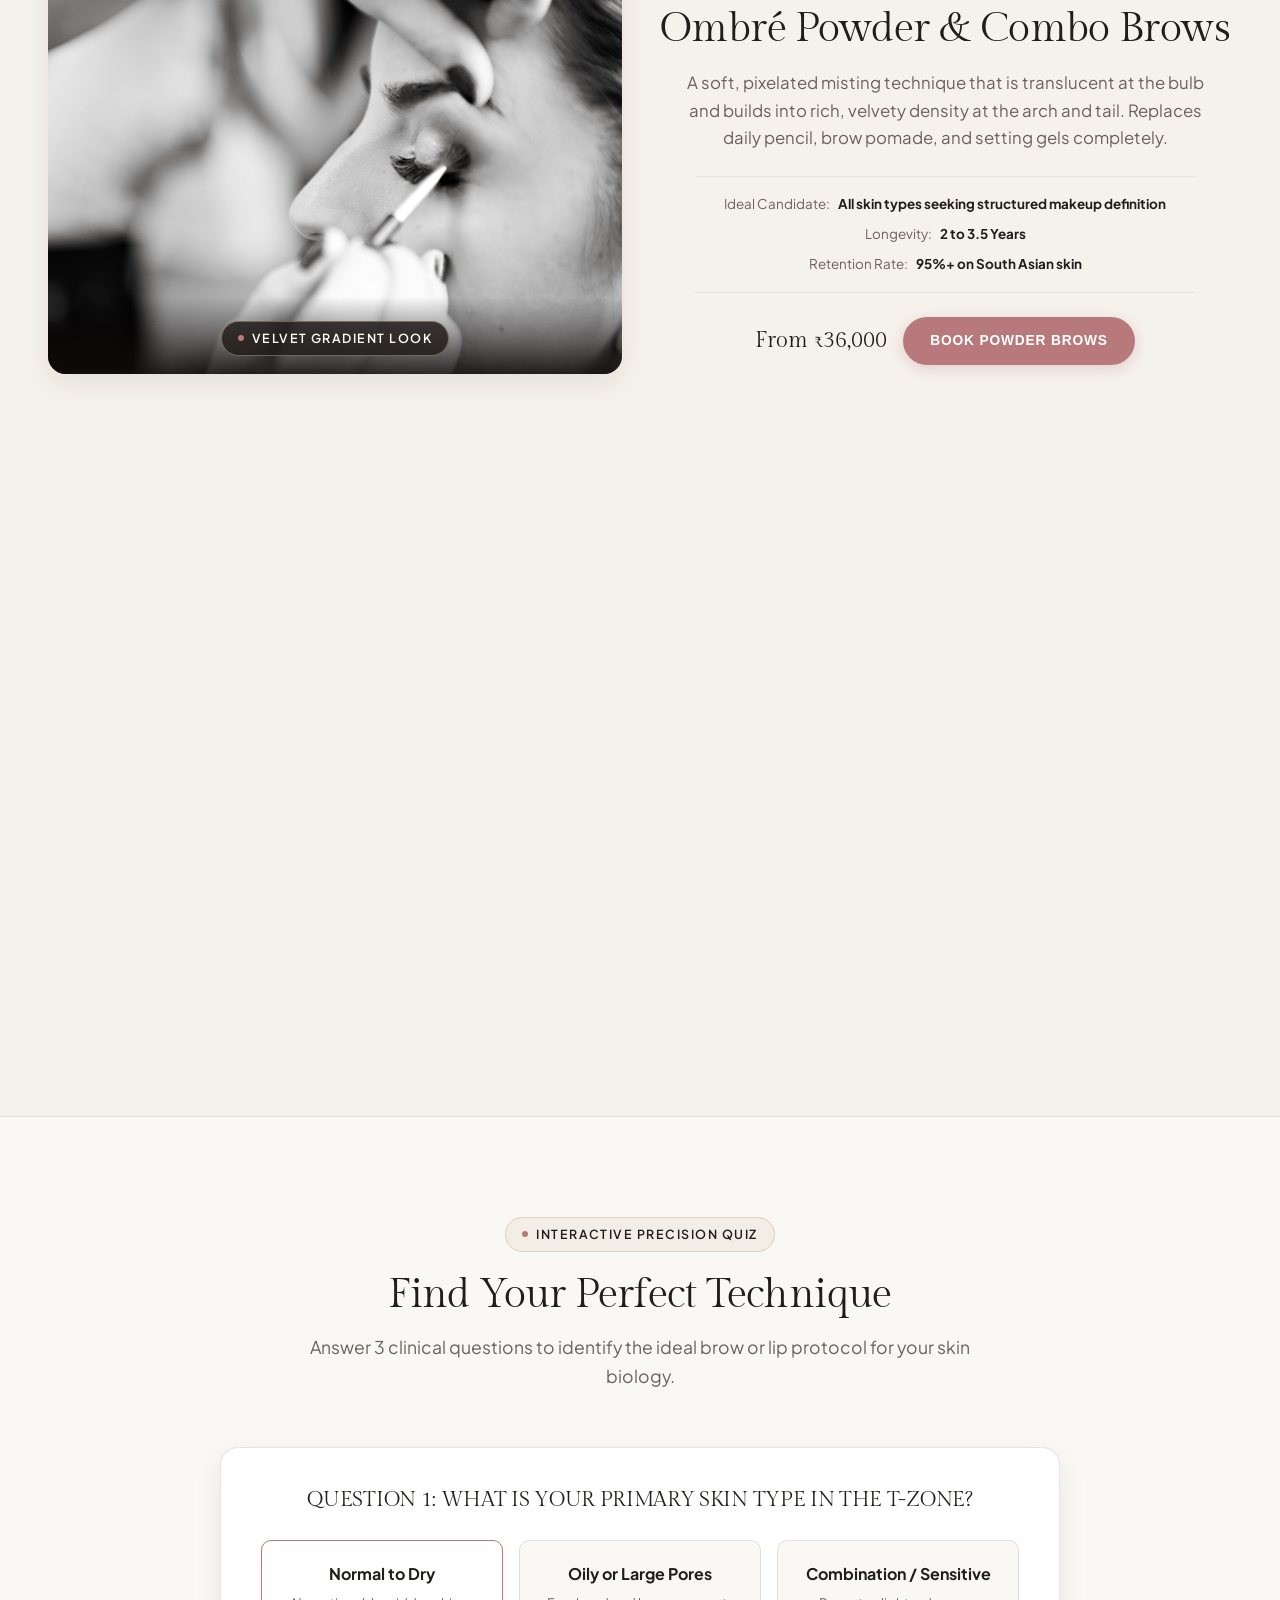
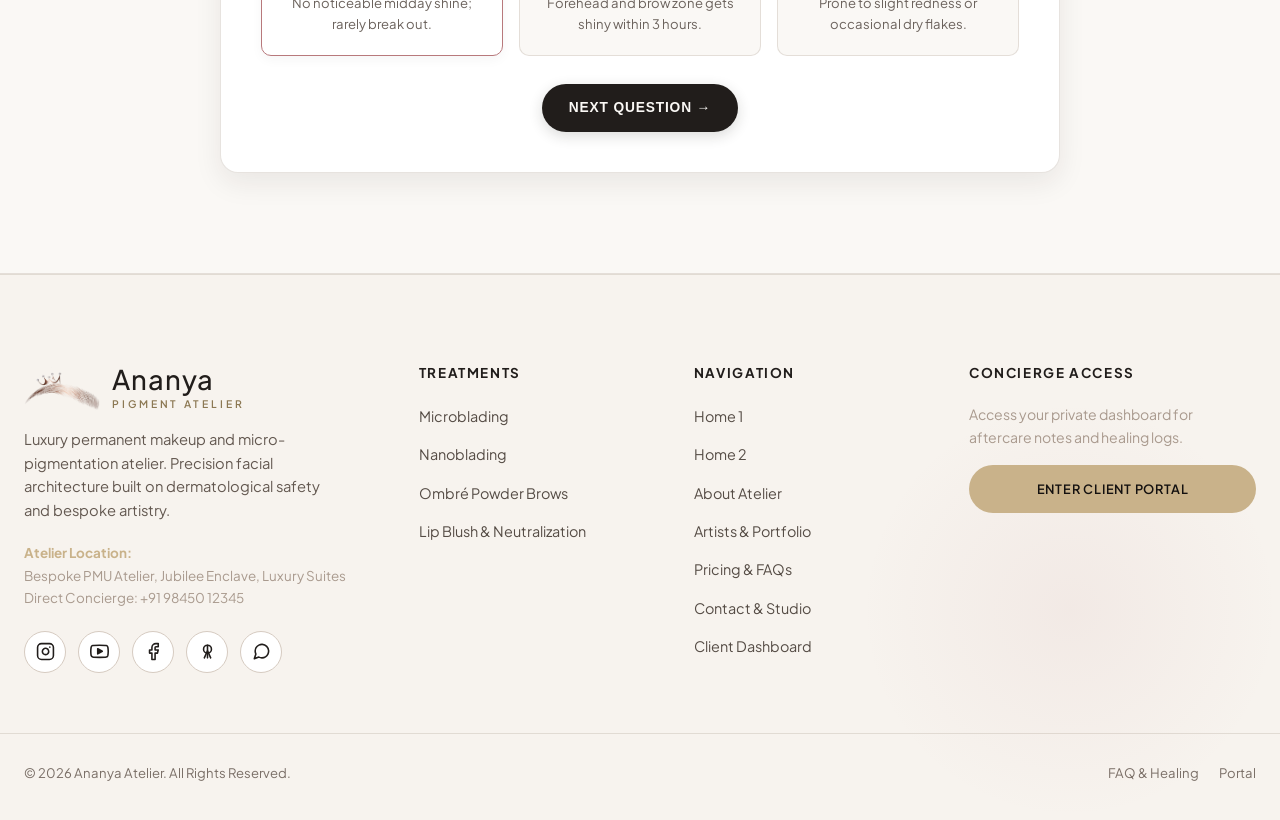
<file: services.html>
<!DOCTYPE html>
<html lang="en">
<head>
  <meta charset="UTF-8">
  <meta name="viewport" content="width=device-width, initial-scale=1.0">
  <title>Permanent Makeup Services & Techniques | Ananya Atelier</title>
  <meta name="description" content="Discover our complete range of bespoke permanent makeup treatments: Microblading, Nanoblading, Ombré Powder, Lip Blush Neutralization, and Lash-Line Tattoos.">
  
  <link rel="stylesheet" href="css/style.css">
  <link rel="icon" type="image/png" href="image/favicon.png">
  <link rel="apple-touch-icon" href="image/favicon.png">
</head>
<body>



  <!-- Top Notice Bar -->
  <div class="top-notice-bar">
    <span><span class="badge-dot"></span> All procedures include complimentary 6-week perfecting touch-up · Luxury PMU Atelier</span>
    <a href="login.html" style="color:var(--color-champagne); text-decoration:underline; font-weight:600;">Client Portal ↗</a>
  </div>

  <!-- Atelier Navbar -->
  <header class="atelier-navbar">
    <div class="navbar-container">
      <a href="index.html" class="brand-logo" aria-label="Ananya Atelier Home" data-magnetic>
        <img src="image/logo-crown-brow.png" alt="Ananya Atelier Logo" class="brand-logo-img">
        <div class="brand-title">
          <span class="brand-name">Ananya</span>
          <span class="brand-tagline">Pigment Atelier</span>
        </div>
      </a>

      <nav aria-label="Main Navigation">
        <ul class="nav-menu">
          <li><a href="index.html" class="nav-link">Home 1</a></li>
          <li><a href="home2.html" class="nav-link">Home 2</a></li>
          <li><a href="about.html" class="nav-link">About</a></li>
          <li><a href="services.html" class="nav-link active">Services</a></li>
          <li><a href="artists.html" class="nav-link">Artists & Portfolio</a></li>
          <li><a href="pricing.html" class="nav-link">Pricing & FAQs</a></li>
          <li><a href="contact.html" class="nav-link">Contact</a></li>
          <li class="mobile-drawer-cta" style="margin-top:14px; padding-top:14px; border-top:1px solid var(--color-border-light);">
            <div style="display:flex; gap:10px; align-items:center; justify-content:space-between; margin-bottom:12px;">
              <button type="button" class="btn-nav-icon theme-toggle-btn" aria-label="Toggle theme" title="Toggle Dark/Light Mode" style="flex:1; width:auto; height:42px; border-radius:var(--border-radius-md); display:inline-flex; gap:8px;">
                <svg class="theme-icon-moon" width="16" height="16" viewBox="0 0 24 24" fill="none" stroke="currentColor" stroke-width="2"><path d="M21 12.79A9 9 0 1 1 11.21 3 7 7 0 0 0 21 12.79z"></path></svg>
                <svg class="theme-icon-sun" width="16" height="16" viewBox="0 0 24 24" fill="none" stroke="currentColor" stroke-width="2"><circle cx="12" cy="12" r="5"></circle><line x1="12" y1="1" x2="12" y2="3"></line><line x1="12" y1="21" x2="12" y2="23"></line><line x1="4.22" y1="4.22" x2="5.64" y2="5.64"></line><line x1="18.36" y1="18.36" x2="19.78" y2="19.78"></line><line x1="1" y1="12" x2="3" y2="12"></line><line x1="21" y1="12" x2="23" y2="12"></line><line x1="4.22" y1="19.78" x2="5.64" y2="18.36"></line><line x1="18.36" y1="5.64" x2="19.78" y2="4.22"></line></svg>
                <span>Theme</span>
              </button>
              <button type="button" class="btn-nav-icon rtl-toggle-btn" aria-label="Toggle RTL/LTR" title="Toggle RTL/LTR" style="flex:1; width:auto; height:42px; border-radius:var(--border-radius-md); display:inline-flex; gap:8px;">
                <span class="rtl-label">RTL</span>
              </button>
            </div>
            <a href="login.html" class="btn-portal-pill" style="width:100%; justify-content:center; padding:12px 16px;">
              <svg width="14" height="14" viewBox="0 0 24 24" fill="none" stroke="currentColor" stroke-width="2"><path d="M20 21v-2a4 4 0 0 0-4-4H8a4 4 0 0 0-4 4v2"></path><circle cx="12" cy="7" r="4"></circle></svg>
              Client Portal ↗
            </a>
          </li>
          <li class="mobile-drawer-cta" style="margin-top:8px;">
            <button type="button" class="btn-luxury btn-rose" style="width:100%;" data-open-consultation>Book Consultation</button>
          </li>
        </ul>
      </nav>

      <div class="nav-actions">
        <button type="button" class="btn-nav-icon theme-toggle-btn" aria-label="Toggle theme" title="Toggle Dark/Light Mode" data-magnetic>
          <svg class="theme-icon-moon" width="18" height="18" viewBox="0 0 24 24" fill="none" stroke="currentColor" stroke-width="2"><path d="M21 12.79A9 9 0 1 1 11.21 3 7 7 0 0 0 21 12.79z"></path></svg>
          <svg class="theme-icon-sun" width="18" height="18" viewBox="0 0 24 24" fill="none" stroke="currentColor" stroke-width="2"><circle cx="12" cy="12" r="5"></circle><line x1="12" y1="1" x2="12" y2="3"></line><line x1="12" y1="21" x2="12" y2="23"></line><line x1="4.22" y1="4.22" x2="5.64" y2="5.64"></line><line x1="18.36" y1="18.36" x2="19.78" y2="19.78"></line><line x1="1" y1="12" x2="3" y2="12"></line><line x1="21" y1="12" x2="23" y2="12"></line><line x1="4.22" y1="19.78" x2="5.64" y2="18.36"></line><line x1="18.36" y1="5.64" x2="19.78" y2="4.22"></line></svg>
        </button>
        <button type="button" class="btn-nav-icon rtl-toggle-btn" aria-label="Toggle RTL/LTR" title="Toggle RTL/LTR" data-magnetic>
          <span class="rtl-label">RTL</span>
        </button>
        <a href="login.html" class="btn-nav-icon portal-nav-btn" aria-label="Client Portal" title="Client Portal" data-magnetic>
          <svg width="18" height="18" viewBox="0 0 24 24" fill="none" stroke="currentColor" stroke-width="2"><path d="M20 21v-2a4 4 0 0 0-4-4H8a4 4 0 0 0-4 4v2"></path><circle cx="12" cy="7" r="4"></circle></svg>
        </a>
        <button type="button" class="btn-luxury btn-primary" data-open-consultation data-magnetic>Book Consultation</button>
        <button type="button" class="mobile-nav-toggle" aria-label="Toggle navigation menu">
          <svg width="24" height="24" viewBox="0 0 24 24" fill="none" stroke="currentColor" stroke-width="2"><line x1="3" y1="12" x2="21" y2="12"></line><line x1="3" y1="6" x2="21" y2="6"></line><line x1="3" y1="18" x2="21" y2="18"></line></svg>
        </button>
      </div>
    </div>
  </header>

  <main id="content">
    
    <!-- Services Page Header -->
    <section class="section-atelier page-hero-header" style="background-image: url('image/make%20(12).jpg');">
      <div class="container-atelier text-center" style="max-width:820px; text-align:center; margin:0 auto;" data-reveal>
        <div class="badge-lab"><span class="dot"></span> Bespoke Treatment Menu</div>
        <h1 class="font-serif">The Science of Semi-Permanent Artistry</h1>
        <p class="section-subtitle">
          Every face has distinct bone geometry, skin elasticity, and undertones. We match the precise needle configuration and pigment chemistry to guarantee undetectable, natural longevity.
        </p>
      </div>
    </section>

    <!-- Detailed Services Breakdown -->
    <section class="section-atelier" style="padding-top:20px;">
      <div class="container-atelier">
        
        <!-- 01 Microblading -->
        <div class="hero-grid treatment-row" id="microblading" data-reveal>
          <div class="service-hero-media media-keep-pace-wrap">
            <img src="image/make%20(15).jpg" alt="Microblading Hair Stroke Technique">
            <div class="media-caption">
              <span class="badge-lab" style="background:rgba(33,29,27,0.85); color:#FFFFFF; margin:0;"><span class="dot"></span> Best for Normal / Dry Skin</span>
            </div>
          </div>
          <div>
            <div class="badge-lab"><span class="dot"></span> Treatment 01</div>
            <h2 class="font-serif">Hyper-Realistic Microblading</h2>
            <p style="margin:16px 0 24px; font-size:1.05rem;">
              Hand-carved hair strokes created using a microscopic multi-prong blade. Each individual stroke is calibrated in direction, curvature, and depth to blend seamlessly with existing hair follicles.
            </p>
            <div class="service-meta-list" style="margin-bottom:24px;">
              <div class="service-meta-item"><span>Ideal Candidate:</span> <strong>Normal to dry skin with patchy or sparse brows</strong></div>
              <div class="service-meta-item"><span>Longevity:</span> <strong>12 to 18 Months before gentle annual refresh</strong></div>
              <div class="service-meta-item"><span>Pain Level:</span> <strong>Minimal (1/10) with 2-step topical lidocaine</strong></div>
            </div>
            <div style="display:flex; gap:16px; align-items:center; flex-wrap:wrap;">
              <span class="service-price">From ₹32,000</span>
              <button type="button" class="btn-luxury btn-rose" data-open-consultation data-magnetic>Book Microblading</button>
            </div>
          </div>
        </div>

        <!-- 02 Nanoblading -->
        <div class="hero-grid treatment-row" id="nanoblading" style="direction:rtl;" data-reveal>
          <div class="service-hero-media media-keep-pace-wrap" style="direction:ltr;">
            <img src="image/make%20(16).jpg" alt="Nanoblading Digital Machine Hair Strokes">
            <div class="media-caption">
              <span class="badge-lab" style="background:rgba(33,29,27,0.85); color:#FFFFFF; margin:0;"><span class="dot"></span> The Modern Gold Standard</span>
            </div>
          </div>
          <div style="direction:ltr;">
            <div class="badge-lab"><span class="dot"></span> Treatment 02</div>
            <h2 class="font-serif">Digital Acoustic Nanoblading</h2>
            <p style="margin:16px 0 24px; font-size:1.05rem;">
              Unlike traditional manual microblading, nanoblading utilizes an ultra-fine single acoustic needle driven by digital frequency. It deposits pigment into the upper dermis without cutting tissue, making it the supreme choice for oily, mature, or sensitive skin.
            </p>
            <div class="service-meta-list" style="margin-bottom:24px;">
              <div class="service-meta-item"><span>Ideal Candidate:</span> <strong>Oily skin, large pores, or sensitive delicate skin</strong></div>
              <div class="service-meta-item"><span>Longevity:</span> <strong>18 to 24 Months with zero stroke blurring</strong></div>
              <div class="service-meta-item"><span>Trauma Level:</span> <strong>Zero tissue cutting · Rapid 4-day healing</strong></div>
            </div>
            <div style="display:flex; gap:16px; align-items:center; flex-wrap:wrap;">
              <span class="service-price">From ₹38,000</span>
              <button type="button" class="btn-luxury btn-primary" data-open-consultation data-magnetic>Book Nanoblading</button>
            </div>
          </div>
        </div>

        <!-- 03 Ombre Powder & Combo Brows -->
        <div class="hero-grid treatment-row" id="powder" data-reveal>
          <div class="service-hero-media media-keep-pace-wrap">
            <img src="image/make%20(17).jpg" alt="Ombre Powder and Combo Brows">
            <div class="media-caption">
              <span class="badge-lab" style="background:rgba(33,29,27,0.85); color:#FFFFFF; margin:0;"><span class="dot"></span> Velvet Gradient Look</span>
            </div>
          </div>
          <div>
            <div class="badge-lab"><span class="dot"></span> Treatment 03</div>
            <h2 class="font-serif">Ombré Powder & Combo Brows</h2>
            <p style="margin:16px 0 24px; font-size:1.05rem;">
              A soft, pixelated misting technique that is translucent at the bulb and builds into rich, velvety density at the arch and tail. Replaces daily pencil, brow pomade, and setting gels completely.
            </p>
            <div class="service-meta-list" style="margin-bottom:24px;">
              <div class="service-meta-item"><span>Ideal Candidate:</span> <strong>All skin types seeking structured makeup definition</strong></div>
              <div class="service-meta-item"><span>Longevity:</span> <strong>2 to 3.5 Years</strong></div>
              <div class="service-meta-item"><span>Retention Rate:</span> <strong>95%+ on South Asian skin</strong></div>
            </div>
            <div style="display:flex; gap:16px; align-items:center; flex-wrap:wrap;">
              <span class="service-price">From ₹36,000</span>
              <button type="button" class="btn-luxury btn-rose" data-open-consultation data-magnetic>Book Powder Brows</button>
            </div>
          </div>
        </div>

        <!-- 04 Lip Blush & Neutralization -->
        <div class="hero-grid treatment-row" id="lipblush" style="direction:rtl;" data-reveal>
          <div class="service-hero-media media-keep-pace-wrap" style="direction:ltr;">
            <img src="image/make%20(18).jpg" alt="Lip Blush and Dark Lip Neutralization">
            <div class="media-caption">
              <span class="badge-lab" style="background:rgba(33,29,27,0.85); color:#FFFFFF; margin:0;"><span class="dot"></span> Specialized Melanin Neutralization</span>
            </div>
          </div>
          <div style="direction:ltr;">
            <div class="badge-lab"><span class="dot"></span> Treatment 04</div>
            <h2 class="font-serif">Lip Blush & Melanin Neutralization</h2>
            <p style="margin:16px 0 24px; font-size:1.05rem;">
              Dark lip neutralization requires specialized color theory. We first neutralize cool grey and hyperpigmented melanin with warm peach/terracotta bases, followed by a second session infused with your dream rose, nude, or berry wash.
            </p>
            <div class="service-meta-list" style="margin-bottom:24px;">
              <div class="service-meta-item"><span>Session Structure:</span> <strong>2 Sessions (Neutralize + Tint) included</strong></div>
              <div class="service-meta-item"><span>Longevity:</span> <strong>2 to 3 Years</strong></div>
              <div class="service-meta-item"><span>Effect:</span> <strong>Fuller illusion, balanced border & natural flush</strong></div>
            </div>
            <div style="display:flex; gap:16px; align-items:center;">
              <span class="service-price">From ₹28,000</span>
              <button type="button" class="btn-luxury btn-primary" data-open-consultation data-magnetic>Book Lip Blush</button>
            </div>
          </div>
        </div>

      </div>
    </section>

    <!-- Interactive Candidacy Quiz Section -->
    <section class="section-atelier" style="background:var(--bg-porcelain-light); border-top:1px solid var(--color-border); border-bottom:1px solid var(--color-border);">
      <div class="container-atelier" data-reveal>
        <div class="section-header">
          <div class="badge-lab"><span class="dot"></span> Interactive Precision Quiz</div>
          <h2>Find Your Perfect Technique</h2>
          <p class="section-subtitle">Answer 3 clinical questions to identify the ideal brow or lip protocol for your skin biology.</p>
        </div>

        <div class="candidacy-card">
          
          <!-- Step 1 -->
          <div class="quiz-step active" data-step="0">
            <h4 class="font-serif" style="font-size:1.3rem;">Question 1: What is your primary skin type in the T-Zone?</h4>
            <div class="quiz-options">
              <div class="quiz-option-btn selected" data-key="skinType" data-val="normal">
                <h5>Normal to Dry</h5>
                <p>No noticeable midday shine; rarely break out.</p>
              </div>
              <div class="quiz-option-btn" data-key="skinType" data-val="oily">
                <h5>Oily or Large Pores</h5>
                <p>Forehead and brow zone gets shiny within 3 hours.</p>
              </div>
              <div class="quiz-option-btn" data-key="skinType" data-val="combination">
                <h5>Combination / Sensitive</h5>
                <p>Prone to slight redness or occasional dry flakes.</p>
              </div>
            </div>
            <button type="button" class="btn-luxury btn-primary btn-quiz-next" data-magnetic>Next Question →</button>
          </div>

          <!-- Step 2 -->
          <div class="quiz-step" data-step="1">
            <h4 class="font-serif" style="font-size:1.3rem;">Question 2: What is your desired daily aesthetic?</h4>
            <div class="quiz-options">
              <div class="quiz-option-btn selected" data-key="desiredOutcome" data-val="natural">
                <h5>Undetectable & Fluffy</h5>
                <p>Looks like bare, genetically blessed brows.</p>
              </div>
              <div class="quiz-option-btn" data-key="desiredOutcome" data-val="bold">
                <h5>Powdery & Defined</h5>
                <p>Like a subtle eyebrow tint and soft powder pencil.</p>
              </div>
              <div class="quiz-option-btn" data-key="desiredOutcome" data-val="lips">
                <h5>Full Lip Rejuvenation</h5>
                <p>Correct dark hyperpigmentation and add healthy tint.</p>
              </div>
            </div>
            <button type="button" class="btn-luxury btn-primary btn-quiz-next" data-magnetic>See Atelier Recommendation →</button>
          </div>

          <!-- Result Step -->
          <div class="quiz-step" data-step="2" style="text-align:center; padding:20px 0;">
            <span class="badge-lab" style="background:var(--color-champagne-light);"><span class="dot"></span> Your Tailored Recommendation</span>
            <h3 class="font-serif" id="quizResultTitle" style="font-size:1.8rem; margin:14px 0 10px;">Hyper-Realistic Microblading Feathering</h3>
            <p id="quizResultDesc" style="font-size:1rem; color:var(--color-text-muted); max-width:620px; margin:0 auto 28px;">
              Ideal for normal/dry skin. Bespoke hand-carved hair strokes blended seamlessly with your natural brow pattern for an undetectable finish.
            </p>
            <div style="display:flex; justify-content:center; gap:16px; flex-wrap:wrap;">
              <button type="button" class="btn-luxury btn-rose" data-open-consultation data-magnetic>Book This Technique</button>
              <button type="button" class="btn-luxury btn-outline btn-quiz-restart" data-magnetic>Restart Quiz</button>
            </div>
          </div>

        </div>
      </div>
    </section>

  </main>

  <!-- Global Footer -->
  <footer class="atelier-footer">
    <div class="footer-grid">
      <div class="footer-brand">
        <a href="index.html" class="brand-logo" aria-label="Ananya Atelier Home" data-magnetic>
          <img src="image/logo-crown-brow.png" alt="Ananya Atelier Logo" class="brand-logo-img">
          <div class="brand-title">
            <span class="brand-name">Ananya</span>
            <span class="brand-tagline">Pigment Atelier</span>
          </div>
        </a>
        <p>Luxury permanent makeup and micro-pigmentation atelier. Precision facial architecture built on dermatological safety and bespoke artistry.</p>
        <div style="margin-top:20px; font-size:0.84rem; color:var(--color-taupe);">
          <strong style="color:var(--color-champagne);">Atelier Location:</strong><br>
          Bespoke PMU Atelier, Jubilee Enclave, Luxury Suites<br>
          Direct Concierge: +91 98450 12345
        </div>
        <div class="footer-social-links" aria-label="Official Atelier Social Media Channels">
          <a href="https://instagram.com" class="footer-social-icon" aria-label="Follow Ananya Atelier on Instagram" target="_blank" rel="noopener noreferrer">
            <svg viewBox="0 0 24 24" fill="none" stroke="currentColor" stroke-width="2" stroke-linecap="round" stroke-linejoin="round">
              <rect x="2" y="2" width="20" height="20" rx="5" ry="5"></rect>
              <path d="M16 11.37A4 4 0 1 1 12.63 8 4 4 0 0 1 16 11.37z"></path>
              <line x1="17.5" y1="6.5" x2="17.51" y2="6.5"></line>
            </svg>
          </a>
          <a href="https://youtube.com" class="footer-social-icon" aria-label="Watch Ananya Atelier on YouTube" target="_blank" rel="noopener noreferrer">
            <svg viewBox="0 0 24 24" fill="none" stroke="currentColor" stroke-width="2" stroke-linecap="round" stroke-linejoin="round">
              <path d="M22.54 6.42a2.78 2.78 0 0 0-1.94-2C18.88 4 12 4 12 4s-6.88 0-8.6.46a2.78 2.78 0 0 0-1.94 2A29 29 0 0 0 1 11.75a29 29 0 0 0 .46 5.33A2.78 2.78 0 0 0 3.4 19c1.72.46 8.6.46 8.6.46s6.88 0 8.6-.46a2.78 2.78 0 0 0 1.94-2 29 29 0 0 0 .46-5.25 29 29 0 0 0-.46-5.33z"></path>
              <polygon points="9.75 15.02 15.5 11.75 9.75 8.48 9.75 15.02" fill="currentColor"></polygon>
            </svg>
          </a>
          <a href="https://facebook.com" class="footer-social-icon" aria-label="Follow Ananya Atelier on Facebook" target="_blank" rel="noopener noreferrer">
            <svg viewBox="0 0 24 24" fill="none" stroke="currentColor" stroke-width="2" stroke-linecap="round" stroke-linejoin="round">
              <path d="M18 2h-3a5 5 0 0 0-5 5v3H7v4h3v8h4v-8h3l1-4h-4V7a1 1 0 0 1 1-1h3z"></path>
            </svg>
          </a>
          <a href="https://pinterest.com" class="footer-social-icon" aria-label="Explore Ananya Atelier on Pinterest" target="_blank" rel="noopener noreferrer">
            <svg viewBox="0 0 24 24" fill="none" stroke="currentColor" stroke-width="2" stroke-linecap="round" stroke-linejoin="round">
              <line x1="12" y1="4" x2="12" y2="20"></line>
              <path d="M8 20l4-9 4 9"></path>
              <circle cx="12" cy="9" r="5"></circle>
            </svg>
          </a>
          <a href="https://wa.me/919845012345" class="footer-social-icon" aria-label="Direct Concierge WhatsApp" target="_blank" rel="noopener noreferrer">
            <svg viewBox="0 0 24 24" fill="none" stroke="currentColor" stroke-width="2" stroke-linecap="round" stroke-linejoin="round">
              <path d="M21 11.5a8.38 8.38 0 0 1-.9 3.8 8.5 8.5 0 0 1-7.6 4.7 8.38 8.38 0 0 1-3.8-.9L3 21l1.9-5.7a8.38 8.38 0 0 1-.9-3.8 8.5 8.5 0 0 1 4.7-7.6 8.38 8.38 0 0 1 3.8-.9h.5a8.48 8.48 0 0 1 8 8v.5z"></path>
            </svg>
          </a>
        </div>
      </div>
      <div>
        <h4 class="footer-col-title">Treatments</h4>
        <ul class="footer-links">
          <li><a href="services.html#microblading">Microblading</a></li>
          <li><a href="services.html#nanoblading">Nanoblading</a></li>
          <li><a href="services.html#powder">Ombré Powder Brows</a></li>
          <li><a href="services.html#lipblush">Lip Blush & Neutralization</a></li>
        </ul>
      </div>
      <div>
        <h4 class="footer-col-title">Navigation</h4>
        <ul class="footer-links">
          <li><a href="index.html">Home 1</a></li>
          <li><a href="home2.html">Home 2</a></li>
          <li><a href="about.html">About Atelier</a></li>
          <li><a href="artists.html">Artists & Portfolio</a></li>
          <li><a href="pricing.html">Pricing & FAQs</a></li>
          <li><a href="contact.html">Contact & Studio</a></li>
          <li><a href="login.html">Client Dashboard</a></li>
        </ul>
      </div>
      <div>
        <h4 class="footer-col-title">Concierge Access</h4>
        <p style="font-size:0.88rem; color:var(--color-taupe); margin-bottom:16px;">Access your private dashboard for aftercare notes and healing logs.</p>
        <a href="login.html" class="btn-luxury btn-champagne" style="padding:10px 20px; font-size:0.8rem; width:100%;" data-magnetic>Enter Client Portal</a>
      </div>
    </div>
    <div class="footer-bottom">
      <span>© 2026 Ananya Atelier. All Rights Reserved.</span>
      <div style="display:flex; gap:20px;">
        <a href="pricing.html#faqs">FAQ & Healing</a>
        <a href="login.html">Portal</a>
      </div>
    </div>
  </footer>

  <!-- Consultation Modal -->
  <div class="atelier-modal-overlay" id="consultationModal">
    <div class="atelier-modal-card">
      <button type="button" class="modal-close-btn">×</button>
      <div class="badge-lab"><span class="dot"></span> Reserve Consultation</div>
      <h3 class="font-serif">Request In-Studio Consultation</h3>
      <form id="consultationForm" style="margin-top:20px;">
        <div class="form-group">
          <label class="form-label" for="cName">Full Name</label>
          <input type="text" id="cName" class="form-control" required placeholder="Your full name">
        </div>
        <div class="form-group">
          <label class="form-label" for="cPhone">WhatsApp Number</label>
          <input type="tel" id="cPhone" class="form-control" required placeholder="+91 98450 00000">
        </div>
        <div class="form-group">
          <label class="form-label" for="cService">Select Treatment</label>
          <select id="cService" class="form-select">
            <option value="Microblading">Hyper-Realistic Microblading</option>
            <option value="Nanoblading">Digital Nanoblading</option>
            <option value="Ombre Powder">Ombré Powder Brows</option>
            <option value="Lip Blush">Lip Blush & Neutralization</option>
          </select>
        </div>
        <button type="submit" class="btn-luxury btn-rose" style="width:100%;">Submit Consultation</button>
      </form>
      <div id="consultationSuccess" style="display:none; text-align:center; padding:24px 0;">
        <div style="font-size:2.5rem; color:var(--color-rose);">✓</div>
        <h4 class="font-serif">Consultation Request Received</h4>
        <p style="font-size:0.92rem; color:var(--color-text-muted); margin-top:8px;">We will connect with you via WhatsApp to finalize your booking.</p>
      </div>
    </div>
  </div>

  <script src="js/auth.js"></script>
  <script src="js/main.js"></script>
</body>
</html>
</file>
<file: css/style.css>
/* ==========================================================================
   ANANYA PIGMENT ATELIER · ANDHRA - CORE STYLESHEET
   Concept: "Precision, Made Personal"
   Palette: Porcelain #F5F1EB, Espresso #211D1B, Taupe #A99A8E, Muted Rose #B8797C, Champagne #C9B28A
   ========================================================================== */

@import url('https://fonts.googleapis.com/css2?family=Cormorant+Garamond:ital,wght@0,300;0,400;0,500;0,600;1,400;1,600&family=Gilda+Display&family=Plus+Jakarta+Sans:wght@300;400;500;600;700&display=swap');

:root {
  /* Color Tokens */
  --bg-porcelain: #F5F1EB;
  --bg-porcelain-light: #FAF8F5;
  --bg-porcelain-dark: #ECE5DC;
  --color-espresso: #211D1B;
  --color-espresso-dark: #141110;
  --color-espresso-light: #342E2B;
  --color-taupe: #A99A8E;
  --color-taupe-light: #D8CFC8;
  --color-taupe-dark: #7A6C61;
  --color-rose: #B8797C;
  --color-rose-light: #E8D3D4;
  --color-rose-dark: #935457;
  --color-champagne: #C9B28A;
  --color-champagne-light: #F2EAD8;
  --color-champagne-dark: #A48D66;
  
  --color-text-main: #211D1B;
  --color-text-muted: #6B625C;
  --color-text-light: #9B9189;
  --color-surface: #FFFFFF;
  --color-surface-trans: rgba(255, 255, 255, 0.88);
  --color-border: rgba(169, 154, 142, 0.28);
  --color-border-light: rgba(169, 154, 142, 0.16);
  --color-border-dark: rgba(33, 29, 27, 0.18);

  /* Semantic Component Variables */
  --bg-navbar: rgba(245, 241, 235, 0.94);
  --bg-navbar-scrolled: rgba(250, 248, 245, 0.98);
  --bg-top-notice: #211D1B;
  --text-top-notice: #FAF8F5;
  --btn-primary-bg: #211D1B;
  --btn-primary-text: #FAF8F5;
  --btn-primary-hover-bg: #342E2B;
  --input-bg: #FFFFFF;
  --input-color: #211D1B;

  /* Typography */
  --font-serif-display: 'Gilda Display', 'Cormorant Garamond', Georgia, serif;
  --font-serif-editorial: 'Cormorant Garamond', Georgia, serif;
  --font-sans: 'Plus Jakarta Sans', -apple-system, BlinkMacSystemFont, 'Segoe UI', Roboto, sans-serif;

  /* Layout & Spacing Consistency System */
  --container-max-width: 1320px;
  --container-padding-x: 28px;
  --section-padding-y: 90px;
  --card-radius: 18px;
  --btn-height: 48px;

  /* Shadows & Physics */
  --shadow-sm: 0 4px 12px rgba(33, 29, 27, 0.04);
  --shadow-md: 0 10px 28px rgba(33, 29, 27, 0.08);
  --shadow-lg: 0 20px 48px rgba(33, 29, 27, 0.12);
  --shadow-glow: 0 0 25px rgba(201, 178, 138, 0.35);
  --transition-smooth: all 0.4s cubic-bezier(0.16, 1, 0.3, 1);
  --transition-keep-pace: all 0.65s cubic-bezier(0.16, 1, 0.3, 1);
  --border-radius-sm: 4px;
  --border-radius-md: 10px;
  --border-radius-lg: 18px;
  --border-radius-pill: 999px;
}

/* Dark Velvet Luxury Theme Tokens */
[data-theme="dark"] {
  --bg-porcelain: #141110;
  --bg-porcelain-light: #1D1918;
  --bg-porcelain-dark: #26201E;
  --color-espresso: #F5F1EB;
  --color-espresso-dark: #FAF8F5;
  --color-espresso-light: #ECE5DC;
  --color-taupe: #B8ADA5;
  --color-taupe-light: #4A423D;
  --color-taupe-dark: #D4C9C0;
  --color-rose: #D49093;
  --color-rose-light: #3D2224;
  --color-rose-dark: #A85B60;
  --color-champagne: #DBC5A0;
  --color-champagne-light: #383025;
  --color-champagne-dark: #A48D66;
  
  --color-text-main: #F5F1EB;
  --color-text-muted: #B8ADA5;
  --color-text-light: #8E837B;
  --color-surface: #1E1A18;
  --color-surface-trans: rgba(30, 26, 24, 0.92);
  --color-border: rgba(201, 178, 138, 0.26);
  --color-border-light: rgba(201, 178, 138, 0.15);
  --color-border-dark: rgba(245, 241, 235, 0.22);
  
  --bg-navbar: rgba(20, 17, 16, 0.94);
  --bg-navbar-scrolled: rgba(29, 25, 24, 0.98);
  --bg-top-notice: #0D0B0A;
  --text-top-notice: #FAF8F5;
  --btn-primary-bg: #C9B28A;
  --btn-primary-text: #141110;
  --btn-primary-hover-bg: #DFCDAA;
  --input-bg: #282220;
  --input-color: #F5F1EB;
  
  --shadow-sm: 0 4px 12px rgba(0, 0, 0, 0.35);
  --shadow-md: 0 10px 28px rgba(0, 0, 0, 0.5);
  --shadow-lg: 0 20px 48px rgba(0, 0, 0, 0.65);
}

/* RTL Layout Direction */
[dir="rtl"] {
  direction: rtl;
}

[dir="rtl"] .brand-title {
  text-align: right;
  margin-left: 0;
  margin-right: 10px;
}

/* Global Reset & Base */
*, *::before, *::after {
  box-sizing: border-box;
  margin: 0;
  padding: 0;
}

html {
  font-size: 16px;
  scroll-behavior: smooth;
  -webkit-font-smoothing: antialiased;
  -moz-osx-font-smoothing: grayscale;
  width: 100%;
  max-width: 100%;
  overflow-x: hidden;
  overflow-x: clip;
}

body {
  font-family: var(--font-sans);
  background-color: var(--bg-porcelain);
  color: var(--color-text-main);
  line-height: 1.65;
  width: 100%;
  max-width: 100%;
  overflow-x: hidden;
  overflow-x: clip;
  position: relative;
}

/* Subtle Atelier Grain Texture */
body::before {
  content: "";
  position: fixed;
  inset: 0;
  width: 100%;
  height: 100%;
  pointer-events: none;
  z-index: 9999;
  opacity: 0.03;
  background-image: url("data:image/svg+xml,%3Csvg viewBox='0 0 200 200' xmlns='http://www.w3.org/2000/svg'%3E%3Cfilter id='noiseFilter'%3E%3CfeTurbulence type='fractalNoise' baseFrequency='0.8' numOctaves='3' stitchTiles='stitch'/%3E%3C/filter%3E%3Crect width='100%25' height='100%25' filter='url(%23noiseFilter)'/%3E%3C/svg%3E");
}

/* ==========================================================================
   SIGNATURE INTRO CURTAIN & ARCH REVEAL ANIMATION
   ========================================================================== */
.aa-intro {
  position: fixed;
  inset: 0;
  z-index: 10000;
  display: flex;
  align-items: center;
  justify-content: center;
  background-color: var(--bg-porcelain-light);
  pointer-events: all;
  transition: transform 1.1s cubic-bezier(0.77, 0, 0.175, 1), opacity 0.8s ease;
}

.aa-intro.dismissed {
  transform: translateY(-100%);
  pointer-events: none;
}

.aa-intro__center {
  display: flex;
  flex-direction: column;
  align-items: center;
  text-align: center;
  animation: introFadeOut 0.8s ease forwards 1.7s;
}

.aa-intro__center svg path[data-arch] {
  stroke-dasharray: 200;
  stroke-dashoffset: 200;
  animation: archStrokeDraw 1.4s cubic-bezier(0.16, 1, 0.3, 1) forwards 0.2s;
}

@keyframes archStrokeDraw {
  to { stroke-dashoffset: 0; }
}

.aa-intro__word {
  font-family: var(--font-serif-display);
  font-size: 2.2rem;
  letter-spacing: 0.08em;
  color: var(--color-espresso);
  margin-top: 14px;
  opacity: 0;
  transform: translateY(12px);
  animation: introTextReveal 0.9s cubic-bezier(0.16, 1, 0.3, 1) forwards 0.5s;
}

.aa-intro__sub {
  font-size: 0.8rem;
  text-transform: uppercase;
  letter-spacing: 0.22em;
  color: var(--color-taupe-dark);
  margin-top: 6px;
  opacity: 0;
  transform: translateY(8px);
  animation: introTextReveal 0.9s cubic-bezier(0.16, 1, 0.3, 1) forwards 0.7s;
}

@keyframes introTextReveal {
  to { opacity: 1; transform: translateY(0); }
}

@keyframes introFadeOut {
  to { opacity: 0; transform: scale(0.95); }
}

/* Pointer Arrow & Custom Ring Cursor Deactivated */
.aa-cursor {
  display: none !important;
  pointer-events: none !important;
  visibility: hidden !important;
}

/* ==========================================================================
   SCROLL REVEAL & WORD STAGGER ANIMATIONS
   ========================================================================== */
[data-reveal] {
  opacity: 0;
  transform: translateY(28px);
  transition: opacity 0.85s cubic-bezier(0.16, 1, 0.3, 1), transform 0.85s cubic-bezier(0.16, 1, 0.3, 1);
  will-change: opacity, transform;
}

[data-reveal].is-revealed {
  opacity: 1;
  transform: translateY(0);
}

/* Ambient Glow Flares */
.aa-flare {
  position: fixed;
  border-radius: 50%;
  filter: blur(80px);
  pointer-events: none;
  opacity: 0.45;
  z-index: 0;
  max-width: 60vw;
  max-height: 60vw;
  animation: flareDrift 16s infinite alternate ease-in-out;
}

.aa-flare--a {
  top: -40px;
  right: 0;
  width: min(400px, 40vw);
  height: min(400px, 40vw);
  background: radial-gradient(circle, rgba(201, 178, 138, 0.25) 0%, transparent 70%);
}

.aa-flare--b {
  bottom: 10%;
  left: 0;
  width: min(450px, 45vw);
  height: min(450px, 45vw);
  background: radial-gradient(circle, rgba(184, 121, 124, 0.2) 0%, transparent 70%);
  animation-duration: 20s;
}

@keyframes flareDrift {
  0% { transform: translate(0, 0) scale(1); }
  50% { transform: translate(15px, 10px) scale(1.04); }
  100% { transform: translate(-10px, -8px) scale(0.98); }
}

/* Typography Hierarchy */
h1, h2, h3, h4, .font-serif {
  font-family: var(--font-serif-display);
  font-weight: 400;
  color: var(--color-espresso);
  letter-spacing: -0.015em;
  line-height: 1.18;
  word-wrap: break-word;
  overflow-wrap: break-word;
}

h1 { 
  font-size: clamp(2.1rem, 4.5vw, 3.8rem); 
  line-height: 1.15; 
  text-align: center;
  margin-left: auto;
  margin-right: auto;
}
h2 { 
  font-size: clamp(1.7rem, 3.2vw, 2.8rem); 
  line-height: 1.2; 
  text-align: center;
  margin-left: auto;
  margin-right: auto;
}
h3 { font-size: clamp(1.25rem, 2.2vw, 1.8rem); line-height: 1.25; }
h4 { font-size: clamp(1rem, 1.5vw, 1.2rem); font-family: var(--font-sans); font-weight: 600; text-transform: uppercase; letter-spacing: 0.08em; }

p {
  color: var(--color-text-muted);
  font-size: clamp(0.92rem, 1vw + 0.1rem, 1.025rem);
  word-wrap: break-word;
  overflow-wrap: break-word;
}

.text-editorial {
  font-family: var(--font-serif-editorial);
  font-style: italic;
}

a {
  color: inherit;
  text-decoration: none;
  transition: var(--transition-smooth);
}

img, video {
  max-width: 100%;
  height: auto;
  display: block;
}

/* ==========================================================================
   NAVIGATION BAR & HEADER
   ========================================================================== */
.top-notice-bar {
  background: var(--bg-top-notice);
  color: var(--text-top-notice);
  font-size: 0.8rem;
  letter-spacing: 0.05em;
  text-transform: uppercase;
  padding: 8px 16px;
  text-align: center;
  display: flex;
  justify-content: center;
  align-items: center;
  gap: 16px;
  position: relative;
  z-index: 1001;
  flex-wrap: wrap;
  width: 100%;
  box-sizing: border-box;
  border-bottom: 1px solid var(--color-border-light);
}

.top-notice-bar span.badge-dot {
  display: inline-block;
  width: 7px;
  height: 7px;
  background-color: var(--color-champagne);
  border-radius: 50%;
  box-shadow: 0 0 8px var(--color-champagne);
  animation: pulse-dot 2s infinite ease-in-out;
}

@keyframes pulse-dot {
  0%, 100% { transform: scale(1); opacity: 0.9; }
  50% { transform: scale(1.4); opacity: 0.4; }
}

.atelier-navbar {
  position: sticky;
  top: 0;
  left: 0;
  width: 100%;
  z-index: 1050;
  padding: 16px 0;
  transition: var(--transition-smooth);
  background: var(--bg-navbar);
  backdrop-filter: blur(14px);
  -webkit-backdrop-filter: blur(14px);
  border-bottom: 1px solid var(--color-border-light);
  box-sizing: border-box;
}

.atelier-navbar.scrolled {
  padding: 12px 0;
  background: var(--bg-navbar-scrolled);
  box-shadow: var(--shadow-sm);
}

.navbar-container {
  max-width: var(--container-max-width);
  margin: 0 auto;
  padding: 0 var(--container-padding-x);
  display: flex;
  align-items: center;
  justify-content: space-between;
  width: 100%;
  box-sizing: border-box;
}

.brand-logo {
  display: flex;
  align-items: center;
  gap: 12px;
  flex-shrink: 0;
}

.brand-logo-arch {
  width: 28px;
  height: 30px;
  flex-shrink: 0;
}

.brand-logo-img {
  height: 38px;
  width: auto;
  max-width: 65px;
  object-fit: contain;
  flex-shrink: 0;
  display: block;
  transition: transform 0.3s cubic-bezier(0.16, 1, 0.3, 1), filter 0.3s ease;
}

.brand-logo:hover .brand-logo-img {
  transform: scale(1.06);
}

[data-theme="dark"] .brand-logo-img {
  filter: brightness(1.22) contrast(1.08) drop-shadow(0 0 8px rgba(201, 178, 138, 0.35));
}

.brand-title {
  display: flex;
  flex-direction: column;
}

.brand-name {
  font-family: var(--font-serif-display);
  font-size: 1.35rem;
  letter-spacing: 0.04em;
  color: var(--color-espresso);
  line-height: 1.1;
}

.brand-tagline {
  font-size: 0.65rem;
  text-transform: uppercase;
  letter-spacing: 0.28em;
  color: var(--color-taupe-dark);
  font-weight: 600;
}

.nav-menu {
  display: flex;
  align-items: center;
  list-style: none;
  gap: 22px;
  margin: 0;
  padding: 0;
  flex-shrink: 0;
}

.nav-link {
  font-size: 0.92rem;
  font-weight: 500;
  color: var(--color-text-main);
  letter-spacing: 0.03em;
  position: relative;
  padding: 6px 0;
  display: inline-block;
  white-space: nowrap;
}

.nav-link::after {
  content: "";
  position: absolute;
  bottom: 0;
  left: 50%;
  transform: translateX(-50%);
  width: 0;
  height: 1.5px;
  background-color: var(--color-rose);
  transition: var(--transition-smooth);
}

.nav-link:hover::after,
.nav-link.active::after {
  width: 100%;
}

.nav-link.active {
  color: var(--color-rose);
  font-weight: 600;
}

.nav-actions {
  display: flex;
  align-items: center;
  gap: 12px;
  flex-shrink: 0;
}

.btn-nav-icon {
  width: 40px;
  height: 40px;
  min-width: 40px;
  min-height: 40px;
  border-radius: 50%;
  background: var(--color-surface);
  border: 1px solid var(--color-border);
  color: var(--color-text-main);
  display: inline-flex;
  align-items: center;
  justify-content: center;
  cursor: pointer;
  transition: var(--transition-smooth);
  padding: 0;
  box-sizing: border-box;
  flex-shrink: 0;
  font-family: var(--font-sans);
  font-size: 0.72rem;
  font-weight: 700;
  letter-spacing: 0.04em;
  text-decoration: none;
}

.rtl-label {
  font-family: var(--font-sans);
  font-size: 0.72rem;
  font-weight: 700;
  letter-spacing: 0.05em;
  text-transform: uppercase;
  line-height: 1;
  color: inherit;
  user-select: none;
}

.btn-nav-icon:hover {
  background: var(--color-champagne);
  color: #141110;
  border-color: var(--color-champagne);
  box-shadow: var(--shadow-sm);
}

.btn-nav-icon svg {
  width: 18px;
  height: 18px;
  display: block;
}

.theme-icon-sun {
  display: none !important;
}

.theme-icon-moon {
  display: block !important;
}

[data-theme="dark"] .theme-icon-sun {
  display: block !important;
}

[data-theme="dark"] .theme-icon-moon {
  display: none !important;
}

.mobile-drawer-cta {
  display: none;
  width: 100%;
  margin-top: 8px;
}

/* Mobile Toggle */
.mobile-nav-toggle {
  display: none;
  background: var(--color-surface);
  border: 1px solid var(--color-border);
  border-radius: var(--border-radius-md);
  cursor: pointer;
  padding: 8px 10px;
  color: var(--color-text-main);
  align-items: center;
  justify-content: center;
  transition: var(--transition-smooth);
}

.mobile-nav-toggle:hover {
  background: var(--color-champagne);
  color: #141110;
  border-color: var(--color-champagne);
}

/* Navigation Drawer Backdrop */
.aa-nav-backdrop {
  position: fixed;
  inset: 0;
  background: rgba(20, 17, 16, 0.65);
  backdrop-filter: blur(6px);
  -webkit-backdrop-filter: blur(6px);
  z-index: 998;
  opacity: 0;
  pointer-events: none;
  transition: opacity 0.35s ease;
}

.aa-nav-backdrop.active {
  opacity: 1;
  pointer-events: all;
}

body.menu-open {
  overflow: hidden !important;
}

/* ==========================================================================
   BUTTONS WITH MAGNETIC & SWEEP EFFECT
   ========================================================================== */
.btn-luxury {
  display: inline-flex;
  align-items: center;
  justify-content: center;
  gap: 10px;
  font-size: 0.86rem;
  font-weight: 600;
  letter-spacing: 0.06em;
  text-transform: uppercase;
  padding: 12px 26px;
  min-height: var(--btn-height);
  border-radius: var(--border-radius-pill);
  cursor: pointer;
  position: relative;
  overflow: hidden;
  transition: background-color 0.25s ease, color 0.25s ease, border-color 0.25s ease, box-shadow 0.25s ease;
  border: 1px solid transparent;
  box-sizing: border-box;
  text-align: center;
  line-height: 1;
  transform: none !important;
}

.btn-luxury:hover {
  transform: none !important;
}

/* Liquid Light Sweep Overlay */
.btn-luxury::after {
  content: "";
  position: absolute;
  top: 0;
  left: -100%;
  width: 60%;
  height: 100%;
  background: linear-gradient(90deg, transparent, rgba(255, 255, 255, 0.35), transparent);
  transform: skewX(-25deg);
  transition: left 0.75s ease;
  pointer-events: none;
}

.btn-luxury:hover::after {
  left: 140%;
}

.btn-primary {
  background-color: var(--btn-primary-bg);
  color: var(--btn-primary-text);
  box-shadow: 0 4px 14px rgba(33, 29, 27, 0.16);
}

.btn-primary:hover {
  background-color: var(--btn-primary-hover-bg);
  color: var(--btn-primary-text) !important;
  box-shadow: 0 6px 20px rgba(201, 178, 138, 0.35);
}

[data-theme="dark"] .btn-primary:hover {
  background-color: #DFCDAA;
  color: #141110 !important;
}

.btn-rose {
  background-color: var(--color-rose);
  color: #FFFFFF;
  box-shadow: 0 4px 14px rgba(184, 121, 124, 0.28);
}

.btn-rose:hover {
  background-color: var(--color-rose-dark);
  box-shadow: 0 6px 20px rgba(184, 121, 124, 0.45);
  color: #FFFFFF !important;
}

[data-theme="dark"] .btn-rose:hover {
  background-color: #B25A5E;
  color: #FFFFFF !important;
  box-shadow: 0 6px 22px rgba(212, 144, 147, 0.45);
}

.btn-champagne {
  background-color: var(--color-champagne);
  color: #141110 !important;
  font-weight: 600;
}

.btn-champagne:hover {
  background-color: var(--color-champagne-dark);
  color: #FFFFFF !important;
  box-shadow: 0 6px 18px rgba(201, 178, 138, 0.35);
}

[data-theme="dark"] .btn-champagne {
  background-color: #DBC5A0;
  color: #141110 !important;
}

[data-theme="dark"] .btn-champagne:hover {
  background-color: #C4AD85;
  color: #141110 !important;
}

.btn-outline {
  background-color: transparent;
  color: var(--color-text-main);
  border-color: var(--color-border);
}

.btn-outline:hover {
  background-color: var(--color-champagne) !important;
  color: #141110 !important;
  border-color: var(--color-champagne) !important;
  box-shadow: 0 4px 16px rgba(201, 178, 138, 0.25);
}

[data-theme="dark"] .btn-outline:hover {
  background-color: #DBC5A0 !important;
  color: #141110 !important;
  border-color: #DBC5A0 !important;
}

.btn-outline-gold {
  background-color: transparent;
  color: var(--color-champagne) !important;
  border: 1px solid var(--color-champagne) !important;
}

.btn-outline-gold:hover {
  background-color: var(--color-champagne) !important;
  color: #141110 !important;
  border-color: var(--color-champagne) !important;
  box-shadow: 0 4px 16px rgba(201, 178, 138, 0.3);
}

[data-theme="dark"] .btn-outline-gold:hover {
  background-color: #DBC5A0 !important;
  color: #141110 !important;
  border-color: #DBC5A0 !important;
}

.btn-portal-pill {
  background: var(--color-surface);
  border: 1px solid var(--color-border);
  color: var(--color-text-main);
  padding: 8px 20px;
  font-size: 0.84rem;
  display: inline-flex;
  align-items: center;
  gap: 8px;
  border-radius: var(--border-radius-pill);
}

.btn-portal-pill:hover {
  background: var(--color-champagne);
  color: #141110;
  border-color: var(--color-champagne);
}

.badge-lab {
  display: inline-flex;
  align-items: center;
  gap: 8px;
  background: rgba(201, 178, 138, 0.15);
  border: 1px solid rgba(201, 178, 138, 0.45);
  color: var(--color-espresso);
  font-size: 0.78rem;
  text-transform: uppercase;
  letter-spacing: 0.12em;
  font-weight: 600;
  padding: 6px 16px;
  border-radius: var(--border-radius-pill);
  margin-bottom: 18px;
}

.badge-lab .dot {
  width: 6px;
  height: 6px;
  border-radius: 50%;
  background: var(--color-rose);
}

/* ==========================================================================
   KEEP-PACE 3D HOVER PARALLAX FOR IMAGES & VIDEOS
   ========================================================================== */
.media-keep-pace-wrap {
  position: relative;
  width: 100%;
  overflow: hidden;
  border-radius: var(--border-radius-lg);
  background: var(--bg-porcelain-dark);
  box-shadow: var(--shadow-md);
  transition: transform 0.5s cubic-bezier(0.16, 1, 0.3, 1), box-shadow 0.5s ease;
  transform-style: preserve-3d;
  perspective: 1000px;
}

.media-keep-pace-wrap img,
.media-keep-pace-wrap video {
  width: 100%;
  height: 100%;
  object-fit: cover;
  object-position: center;
  display: block;
  transition: transform 0.75s cubic-bezier(0.16, 1, 0.3, 1), filter 0.5s ease;
  will-change: transform;
}

.media-keep-pace-wrap:hover {
  box-shadow: var(--shadow-lg);
}

.media-keep-pace-wrap:hover img,
.media-keep-pace-wrap:hover video {
  transform: scale(1.06);
}

.media-keep-pace-wrap .media-overlay {
  position: absolute;
  inset: 0;
  background: linear-gradient(180deg, transparent 40%, rgba(33, 29, 27, 0.75) 100%);
  opacity: 0.85;
  transition: var(--transition-smooth);
  pointer-events: none;
}

.media-keep-pace-wrap:hover .media-overlay {
  opacity: 0.95;
}

.media-keep-pace-wrap .media-caption {
  position: absolute;
  bottom: 0;
  left: 0;
  width: 100%;
  padding: 24px 20px 18px;
  background: linear-gradient(180deg, transparent 0%, rgba(15, 12, 11, 0.88) 100%);
  color: #FFFFFF;
  transform: translateY(0);
  transition: var(--transition-smooth);
  z-index: 2;
  box-sizing: border-box;
  text-align: center;
}

.media-keep-pace-wrap .media-caption h5 {
  font-family: var(--font-serif-display);
  font-size: 1.15rem;
  color: #FFFFFF;
  margin-bottom: 4px;
  font-weight: 500;
  text-shadow: 0 1px 4px rgba(0, 0, 0, 0.6);
  text-align: center;
}

.media-keep-pace-wrap .media-caption p {
  font-size: 0.78rem !important;
  color: var(--color-champagne) !important;
  letter-spacing: 0.05em;
  text-transform: uppercase;
  font-weight: 600;
  margin: 0;
  text-shadow: 0 1px 4px rgba(0, 0, 0, 0.85);
  text-align: center;
}

.video-reel-card {
  position: relative;
  width: 100%;
  aspect-ratio: 9 / 16;
  cursor: pointer;
  border-radius: var(--border-radius-lg);
  overflow: hidden;
  background: #000;
  box-shadow: var(--shadow-md);
}

.video-reel-card video {
  width: 100%;
  height: 100%;
  object-fit: cover;
  object-position: center;
  display: block;
}

.video-reel-badge {
  position: absolute;
  top: 16px;
  right: 16px;
  background: rgba(33, 29, 27, 0.7);
  backdrop-filter: blur(8px);
  color: #FFFFFF;
  font-size: 0.75rem;
  padding: 5px 12px;
  border-radius: var(--border-radius-pill);
  display: flex;
  align-items: center;
  gap: 6px;
  z-index: 3;
}

.video-reel-badge .live-dot {
  width: 6px;
  height: 6px;
  background: #E53E3E;
  border-radius: 50%;
  animation: pulse-dot 1.5s infinite;
}

/* ==========================================================================
   BEFORE / AFTER COMPARISON SLIDER COMPONENT
   ========================================================================== */
.before-after-container {
  position: relative;
  width: 100%;
  max-width: 900px;
  margin: 0 auto;
  aspect-ratio: 16 / 10;
  overflow: hidden;
  border-radius: var(--border-radius-lg);
  box-shadow: var(--shadow-lg);
  border: 1px solid var(--color-border);
  user-select: none;
  -webkit-user-select: none;
  background: var(--bg-porcelain-dark);
}

.ba-image-wrapper {
  position: absolute;
  top: 0;
  left: 0;
  width: 100%;
  height: 100%;
}

.ba-image-wrapper img {
  position: absolute;
  top: 0;
  left: 0;
  width: 100%;
  height: 100%;
  object-fit: cover;
  object-position: center;
  pointer-events: none;
  display: block;
}

.ba-image-before {
  z-index: 1;
}

.ba-image-after {
  z-index: 2;
  position: absolute;
  top: 0;
  left: 0;
  width: 50%;
  height: 100%;
  overflow: hidden;
  border-right: 2.5px solid #FFFFFF;
}

.ba-image-after img {
  position: absolute;
  top: 0;
  left: 0;
  width: 100%;
  height: 100%;
  object-fit: cover;
  object-position: center;
}

.ba-slider-handle {
  position: absolute;
  top: 0;
  bottom: 0;
  left: 50%;
  width: 4px;
  background: #FFFFFF;
  z-index: 10;
  cursor: ew-resize;
  transform: translateX(-50%);
}

.ba-handle-button {
  position: absolute;
  top: 50%;
  left: 50%;
  transform: translate(-50%, -50%);
  width: 48px;
  height: 48px;
  background: #1B1816 !important;
  border: 2.5px solid #D4B886 !important;
  border-radius: 50%;
  display: flex;
  align-items: center;
  justify-content: center;
  color: #FFFFFF !important;
  box-shadow: 0 4px 18px rgba(0, 0, 0, 0.45);
  font-size: 1rem;
  transition: transform 0.2s ease, box-shadow 0.2s ease;
  cursor: ew-resize;
}

[data-theme="dark"] .ba-handle-button {
  background: #12100F !important;
  border: 2.5px solid #E5CFAB !important;
  color: #FFFFFF !important;
  box-shadow: 0 4px 22px rgba(0, 0, 0, 0.8), 0 0 14px rgba(229, 207, 171, 0.45);
}

.ba-handle-button svg {
  width: 22px;
  height: 22px;
  stroke: #FFFFFF !important;
  filter: drop-shadow(0 1px 2px rgba(0, 0, 0, 0.8));
}

.before-after-container:hover .ba-handle-button {
  transform: translate(-50%, -50%) scale(1.08);
}

.ba-label {
  position: absolute;
  bottom: 18px;
  padding: 6px 14px;
  background: rgba(33, 29, 27, 0.78);
  backdrop-filter: blur(6px);
  color: #FFFFFF;
  font-size: 0.76rem;
  font-weight: 600;
  letter-spacing: 0.1em;
  text-transform: uppercase;
  border-radius: var(--border-radius-pill);
  z-index: 5;
  pointer-events: none;
}

.ba-label-before {
  right: 18px;
}

.ba-label-after {
  left: 18px;
}

/* ==========================================================================
   HERO SECTION & BACKGROUND IMAGE ENHANCEMENTS
   ========================================================================== */
.atelier-hero {
  position: relative;
  min-height: clamp(580px, 80vh, 760px);
  display: flex;
  align-items: center;
  padding: clamp(70px, 9vh, 100px) 0;
  overflow: hidden;
  background: radial-gradient(circle at 80% 20%, rgba(201, 178, 138, 0.15), transparent 50%),
              radial-gradient(circle at 10% 80%, rgba(184, 121, 124, 0.12), transparent 45%);
}

/* Homepage 2 Themed Hero Background */
.atelier-hero-home2 {
  position: relative;
  min-height: clamp(580px, 80vh, 760px);
  display: flex;
  align-items: center;
  background-size: cover !important;
  background-position: center 35% !important;
  background-repeat: no-repeat !important;
  isolation: isolate;
  overflow: hidden;
  padding: clamp(70px, 9vh, 100px) 0 !important;
}

.atelier-hero-home2::before {
  content: "";
  position: absolute;
  inset: 0;
  background: radial-gradient(circle at 50% 20%, rgba(245, 241, 235, 0.88) 0%, rgba(245, 241, 235, 0.96) 80%);
  backdrop-filter: blur(4px);
  -webkit-backdrop-filter: blur(4px);
  z-index: 0;
}

[data-theme="dark"] .atelier-hero-home2::before {
  background: radial-gradient(circle at 50% 20%, rgba(20, 17, 16, 0.88) 0%, rgba(20, 17, 16, 0.96) 80%);
}

.atelier-hero-home2 > .container-atelier {
  position: relative;
  z-index: 1;
}

/* Consistent Page Hero Headers Across All Inner Pages (Standardized 380px) */
.page-hero-header {
  position: relative;
  background-size: cover !important;
  background-position: center 30% !important;
  background-repeat: no-repeat !important;
  isolation: isolate;
  overflow: hidden;
  height: 380px;
  min-height: 380px;
  max-height: 380px;
  display: flex;
  align-items: center;
  justify-content: center;
  padding: 0 var(--container-padding-x) !important;
  border-bottom: 1px solid var(--color-border);
  box-sizing: border-box;
}

.page-hero-header::before {
  content: "";
  position: absolute;
  inset: 0;
  background: linear-gradient(180deg, rgba(245, 241, 235, 0.86) 0%, rgba(245, 241, 235, 0.95) 100%);
  backdrop-filter: blur(4px);
  -webkit-backdrop-filter: blur(4px);
  z-index: 0;
}

[data-theme="dark"] .page-hero-header::before {
  background: linear-gradient(180deg, rgba(20, 17, 16, 0.88) 0%, rgba(20, 17, 16, 0.96) 100%);
}

.page-hero-header > .container-atelier {
  position: relative;
  z-index: 1;
  width: 100%;
  max-width: 820px;
  margin: 0 auto;
  text-align: center;
}

.page-hero-header h1 {
  font-size: clamp(2rem, 3.4vw, 2.6rem);
  line-height: 1.22;
  margin: 0 auto 12px;
  max-width: 780px;
}

.page-hero-header .section-subtitle {
  font-size: clamp(0.92rem, 1.1vw, 1.02rem);
  line-height: 1.6;
  max-width: 720px;
  margin: 0 auto;
}

.hero-grid {
  width: 100%;
  max-width: var(--container-max-width);
  margin: 0 auto;
  padding: 0 var(--container-padding-x);
  display: grid;
  grid-template-columns: 1.15fr 0.85fr;
  gap: clamp(24px, 4vw, 56px);
  align-items: center;
  box-sizing: border-box;
}

.hero-copy-wrap {
  display: flex;
  flex-direction: column;
  align-items: flex-start;
}

.hero-title {
  margin-bottom: 24px;
}

.hero-title em {
  font-family: var(--font-serif-editorial);
  font-style: italic;
  color: var(--color-rose-dark);
  font-weight: 400;
}

.hero-subtitle {
  font-size: 1.15rem;
  line-height: 1.7;
  color: var(--color-text-muted);
  margin-bottom: 34px;
  max-width: 580px;
}

.hero-ctas {
  display: flex;
  flex-wrap: wrap;
  align-items: center;
  gap: 16px;
  margin-bottom: 38px;
}

.hero-stats-strip {
  display: flex;
  align-items: center;
  gap: 32px;
  padding-top: 24px;
  border-top: 1px solid var(--color-border);
  width: 100%;
}

.stat-item {
  display: flex;
  flex-direction: column;
}

.stat-number {
  font-family: var(--font-serif-display);
  font-size: 1.8rem;
  color: var(--color-espresso);
  line-height: 1.1;
}

.stat-label {
  font-size: 0.78rem;
  text-transform: uppercase;
  letter-spacing: 0.08em;
  color: var(--color-taupe-dark);
}

.hero-visual-card {
  position: relative;
  width: 100%;
}

.hero-video-box {
  width: 100%;
  aspect-ratio: 4 / 5;
  border-radius: 24px;
  overflow: hidden;
  box-shadow: var(--shadow-lg);
  border: 1px solid var(--color-border);
  position: relative;
}

.hero-video-box video,
.hero-video-box img {
  width: 100%;
  height: 100%;
  object-fit: cover;
}

.hero-floating-badge {
  position: absolute;
  bottom: -16px;
  left: -16px;
  background: var(--color-surface-trans);
  backdrop-filter: blur(16px);
  border: 1px solid var(--color-border);
  padding: 14px 20px;
  border-radius: var(--border-radius-lg);
  box-shadow: var(--shadow-md);
  display: flex;
  align-items: center;
  gap: 14px;
  z-index: 10;
  max-width: 90%;
}

.floating-badge-icon {
  width: 42px;
  height: 42px;
  border-radius: 50%;
  background: var(--color-champagne-light);
  display: flex;
  align-items: center;
  justify-content: center;
  color: var(--color-espresso);
}

.floating-badge-text h5 {
  font-size: 0.95rem;
  font-weight: 700;
  color: var(--color-espresso);
  margin-bottom: 2px;
}

.floating-badge-text p {
  font-size: 0.78rem;
  color: var(--color-text-muted);
  margin: 0;
}

/* ==========================================================================
   PHILOSOPHY & STATEMENTS
   ========================================================================== */
.section-atelier {
  padding: 100px 0;
  position: relative;
}

.container-atelier {
  width: 100%;
  max-width: var(--container-max-width);
  margin: 0 auto;
  padding: 0 var(--container-padding-x);
  box-sizing: border-box;
}

.section-header {
  text-align: center;
  max-width: 780px;
  margin: 0 auto 56px;
  display: flex;
  flex-direction: column;
  align-items: center;
}

.section-header h2,
.section-header h1 {
  text-align: center;
  margin-left: auto;
  margin-right: auto;
}

.section-subtitle {
  font-size: 1.1rem;
  color: var(--color-text-muted);
  margin-top: 14px;
  text-align: center;
  max-width: 720px;
  margin-left: auto;
  margin-right: auto;
}

.editorial-quote-block {
  background: var(--bg-porcelain-light);
  border: 1px solid var(--color-border);
  border-top: 3px solid var(--color-rose);
  border-bottom: 3px solid var(--color-rose);
  padding: 40px 48px;
  border-radius: var(--border-radius-lg);
  margin: 40px auto;
  max-width: 960px;
  text-align: center;
  display: flex;
  flex-direction: column;
  align-items: center;
}

.editorial-quote-block p {
  font-family: var(--font-serif-editorial);
  font-size: 1.6rem;
  line-height: 1.45;
  color: var(--color-espresso);
  font-style: italic;
  text-align: center;
  margin: 0 auto;
}

.editorial-quote-block .author {
  margin-top: 18px;
  font-size: 0.85rem;
  text-transform: uppercase;
  letter-spacing: 0.12em;
  color: var(--color-taupe-dark);
  font-weight: 600;
  font-style: normal;
  text-align: center;
}

/* ==========================================================================
   SERVICES GRID & CARDS
   ========================================================================== */
.services-grid {
  display: grid;
  grid-template-columns: repeat(3, 1fr);
  gap: 32px;
  width: 100%;
}

.artist-grid {
  display: grid;
  grid-template-columns: repeat(3, 1fr);
  gap: 32px;
  width: 100%;
}

.service-card {
  background: var(--color-surface);
  border-radius: var(--border-radius-lg);
  border: 1px solid var(--color-border-light);
  overflow: hidden;
  box-shadow: var(--shadow-sm);
  display: flex;
  flex-direction: column;
  align-items: center;
  text-align: center;
  height: 100%;
  transition: var(--transition-keep-pace);
}

.service-card:hover {
  transform: translateY(-8px);
  box-shadow: var(--shadow-lg);
  border-color: var(--color-champagne);
}

.service-card-media {
  position: relative;
  width: 100%;
  aspect-ratio: 16 / 10;
  overflow: hidden;
  background: var(--bg-porcelain-dark);
  flex-shrink: 0;
}

.service-card-media img {
  width: 100%;
  height: 100%;
  object-fit: cover;
  object-position: center 25%;
  display: block;
  transition: transform 0.75s ease;
}

.service-card:hover .service-card-media img {
  transform: scale(1.08);
}

.artist-card-media {
  position: relative;
  width: 100%;
  aspect-ratio: 4 / 5;
  overflow: hidden;
  background: var(--bg-porcelain-dark);
  flex-shrink: 0;
}

.artist-card-media img {
  width: 100%;
  height: 100%;
  object-fit: cover;
  object-position: center 20%;
  display: block;
  transition: transform 0.75s ease;
}

.service-card:hover .artist-card-media img {
  transform: scale(1.08);
}

.service-hero-media {
  position: relative;
  width: 100%;
  aspect-ratio: 4 / 3;
  overflow: hidden;
  border-radius: var(--border-radius-lg);
  background: var(--bg-porcelain-dark);
  box-shadow: var(--shadow-md);
  flex-shrink: 0;
}

.service-hero-media img {
  width: 100%;
  height: 100%;
  object-fit: cover;
  object-position: center;
  display: block;
  transition: transform 0.75s ease;
}

.treatment-row {
  margin-bottom: clamp(40px, 6vw, 80px);
  align-items: center;
}

.treatment-row > div:not(.service-hero-media) {
  display: flex;
  flex-direction: column;
  align-items: center;
  text-align: center;
}

.treatment-row > div:not(.service-hero-media) h2 {
  text-align: center;
  margin-left: auto;
  margin-right: auto;
}

.treatment-row > div:not(.service-hero-media) p {
  text-align: center;
  margin-left: auto;
  margin-right: auto;
  max-width: 540px;
}

.treatment-row > div:not(.service-hero-media) .service-meta-list {
  width: 100%;
  max-width: 500px;
  margin-left: auto;
  margin-right: auto;
}

.treatment-row > div:not(.service-hero-media) > div:last-child {
  justify-content: center;
}

.testimonial-avatar {
  width: 48px;
  height: 48px;
  min-width: 48px;
  min-height: 48px;
  border-radius: 50%;
  object-fit: cover;
  object-position: center 20%;
  border: 1.5px solid var(--color-champagne);
  box-shadow: var(--shadow-sm);
  flex-shrink: 0;
  display: block;
}

.service-tag {
  position: absolute;
  top: 16px;
  left: 16px;
  background: rgba(20, 17, 16, 0.88);
  backdrop-filter: blur(8px);
  -webkit-backdrop-filter: blur(8px);
  color: #FAF8F5 !important;
  font-size: 0.72rem;
  font-weight: 600;
  text-transform: uppercase;
  letter-spacing: 0.08em;
  padding: 6px 14px;
  border-radius: var(--border-radius-pill);
  border: 1px solid rgba(201, 178, 138, 0.35);
  box-shadow: 0 2px 10px rgba(0, 0, 0, 0.35);
  z-index: 2;
}

[data-theme="dark"] .service-tag {
  background: rgba(15, 12, 11, 0.92);
  color: #FAF8F5 !important;
  border-color: rgba(201, 178, 138, 0.5);
}

.service-tag.tag-featured,
.service-tag[style*="var(--color-champagne)"],
.service-tag[style*="var(--color-espresso)"] {
  background: #C9B28A !important;
  color: #141110 !important;
  border: 1px solid #FAF8F5 !important;
  font-weight: 700 !important;
}

[data-theme="dark"] .service-tag.tag-featured,
[data-theme="dark"] .service-tag[style*="var(--color-champagne)"],
[data-theme="dark"] .service-tag[style*="var(--color-espresso)"] {
  background: #DBC5A0 !important;
  color: #141110 !important;
  border: 1px solid #FAF8F5 !important;
  font-weight: 700 !important;
}

.portfolio-badge {
  position: absolute;
  top: 14px;
  left: 14px;
  background: rgba(20, 17, 16, 0.85);
  backdrop-filter: blur(6px);
  -webkit-backdrop-filter: blur(6px);
  color: #FAF8F5 !important;
  font-size: 0.72rem;
  font-weight: 600;
  text-transform: uppercase;
  letter-spacing: 0.08em;
  padding: 4px 12px;
  border-radius: var(--border-radius-pill);
  border: 1px solid rgba(201, 178, 138, 0.3);
  z-index: 2;
}

[data-theme="dark"] .portfolio-badge {
  background: rgba(15, 12, 11, 0.92);
  color: #FAF8F5 !important;
  border-color: rgba(201, 178, 138, 0.45);
}

.service-card-body {
  padding: 30px 24px;
  display: flex;
  flex-direction: column;
  align-items: center;
  text-align: center;
  flex-grow: 1;
  width: 100%;
}

.service-title {
  font-size: 1.55rem;
  margin-bottom: 12px;
  text-align: center;
}

.service-desc {
  font-size: 0.95rem;
  color: var(--color-text-muted);
  line-height: 1.6;
  margin: 0 auto 20px;
  text-align: center;
  max-width: 480px;
  flex-grow: 1;
}

.service-meta-list {
  display: flex;
  flex-direction: column;
  gap: 8px;
  padding: 16px 0;
  margin: 0 auto 20px;
  border-top: 1px solid var(--color-border-light);
  border-bottom: 1px solid var(--color-border-light);
  font-size: 0.84rem;
  color: var(--color-text-muted);
  width: 100%;
  text-align: center;
}

.service-meta-item {
  display: flex;
  justify-content: center;
  align-items: center;
  gap: 8px;
  text-align: center;
}

.service-meta-item strong {
  color: var(--color-espresso);
}

.service-card-footer {
  display: flex;
  flex-direction: column;
  align-items: center;
  justify-content: center;
  gap: 12px;
  width: 100%;
  margin-top: auto;
  text-align: center;
}

.service-price {
  font-family: var(--font-serif-display);
  font-size: 1.35rem;
  color: var(--color-espresso);
  text-align: center;
}

/* ==========================================================================
   ARTISTS PORTFOLIO & FILTER MATRIX
   ========================================================================== */
.portfolio-filter-bar {
  display: flex;
  flex-wrap: wrap;
  justify-content: center;
  gap: 12px;
  margin-bottom: 48px;
}

.filter-btn {
  background: var(--color-surface);
  border: 1px solid var(--color-border);
  color: var(--color-text-main);
  font-size: 0.84rem;
  font-weight: 600;
  letter-spacing: 0.04em;
  padding: 10px 22px;
  border-radius: var(--border-radius-pill);
  cursor: pointer;
  transition: var(--transition-smooth);
}

.filter-btn:hover,
.filter-btn.active {
  background: var(--color-champagne);
  color: #141110;
  border-color: var(--color-champagne);
}

.portfolio-grid {
  display: grid;
  grid-template-columns: repeat(4, 1fr);
  gap: 24px;
  width: 100%;
}

.portfolio-item {
  position: relative;
  border-radius: var(--border-radius-lg);
  overflow: hidden;
  background: var(--bg-porcelain-dark);
  box-shadow: var(--shadow-sm);
  transition: var(--transition-keep-pace);
  cursor: pointer;
  width: 100%;
}

.portfolio-item:hover {
  transform: translateY(-6px);
  box-shadow: var(--shadow-lg);
}

.portfolio-img-wrap {
  position: relative;
  width: 100%;
  aspect-ratio: 4 / 5;
  overflow: hidden;
  background: var(--bg-porcelain-dark);
}

.portfolio-img-wrap img {
  width: 100%;
  height: 100%;
  object-fit: cover;
  object-position: center;
  display: block;
  transition: transform 0.75s cubic-bezier(0.16, 1, 0.3, 1);
}

.portfolio-item:hover .portfolio-img-wrap img {
  transform: scale(1.08);
}

.portfolio-badge {
  position: absolute;
  top: 16px;
  left: 16px;
  background: rgba(33, 29, 27, 0.85);
  backdrop-filter: blur(8px);
  color: #FFFFFF;
  font-size: 0.72rem;
  padding: 4px 12px;
  border-radius: var(--border-radius-pill);
  z-index: 2;
}

.portfolio-overlay {
  position: absolute;
  inset: 0;
  background: linear-gradient(180deg, rgba(12, 10, 9, 0) 0%, rgba(12, 10, 9, 0.45) 35%, rgba(12, 10, 9, 0.96) 100%);
  display: flex;
  flex-direction: column;
  justify-content: flex-end;
  padding: 24px 20px 20px;
  color: #FFFFFF;
  transition: var(--transition-smooth);
  text-align: left;
}

.portfolio-overlay h4 {
  font-family: var(--font-serif-display);
  font-size: 1.25rem;
  margin-bottom: 6px;
  color: #FFFFFF;
  text-transform: none;
  letter-spacing: normal;
  text-shadow: 0 2px 8px rgba(0, 0, 0, 0.85);
  line-height: 1.25;
}

.portfolio-overlay p {
  font-size: 0.88rem;
  color: #FFF2D6 !important;
  font-weight: 500;
  line-height: 1.45;
  margin-bottom: 10px;
  text-shadow: 0 2px 6px rgba(0, 0, 0, 0.95);
  letter-spacing: 0.01em;
}

.portfolio-overlay .technique {
  display: inline-flex;
  align-items: center;
  font-size: 0.72rem;
  text-transform: uppercase;
  letter-spacing: 0.12em;
  color: #FFFFFF !important;
  background: rgba(201, 178, 138, 0.28);
  border: 1px solid rgba(201, 178, 138, 0.55);
  padding: 4px 12px;
  border-radius: var(--border-radius-pill);
  font-weight: 700;
  width: fit-content;
  text-shadow: none;
}

/* ==========================================================================
   CLIENT TIMELINE (5 STAGES)
   ========================================================================== */
.timeline-track {
  position: relative;
  display: grid;
  grid-template-columns: repeat(5, 1fr);
  gap: 20px;
  margin: 50px 0;
}

.timeline-track::before {
  content: "";
  position: absolute;
  top: 36px;
  left: 5%;
  width: 90%;
  height: 2px;
  background: repeating-linear-gradient(90deg, var(--color-champagne) 0, var(--color-champagne) 6px, transparent 6px, transparent 12px);
  z-index: 0;
}

.timeline-step {
  position: relative;
  z-index: 1;
  text-align: center;
  display: flex;
  flex-direction: column;
  align-items: center;
}

.step-circle {
  width: 72px;
  height: 72px;
  border-radius: 50%;
  background: var(--color-surface);
  border: 2px solid var(--color-champagne);
  display: flex;
  align-items: center;
  justify-content: center;
  font-family: var(--font-serif-display);
  font-size: 1.4rem;
  color: var(--color-espresso);
  margin-bottom: 20px;
  box-shadow: var(--shadow-sm);
  transition: var(--transition-smooth);
}

.timeline-step:hover .step-circle {
  background: var(--color-espresso);
  color: var(--bg-porcelain-light);
  transform: scale(1.1);
  border-color: var(--color-espresso);
}

.timeline-step {
  position: relative;
  z-index: 1;
  text-align: center;
  display: flex;
  flex-direction: column;
  align-items: center;
}

.step-title {
  font-size: 1.05rem;
  font-weight: 700;
  color: var(--color-espresso);
  margin-bottom: 6px;
  text-align: center;
}

.step-desc {
  font-size: 0.85rem;
  color: var(--color-text-muted);
  line-height: 1.5;
  text-align: center;
  max-width: 220px;
  margin: 0 auto;
}

/* ==========================================================================
   PRICING TABLES & PACKAGES
   ========================================================================== */
.pricing-grid {
  display: grid;
  grid-template-columns: repeat(3, 1fr);
  gap: 32px;
  margin-bottom: 60px;
  align-items: stretch;
}

.pricing-card {
  background: var(--color-surface);
  border-radius: var(--border-radius-lg);
  border: 1px solid var(--color-border);
  padding: 38px 28px;
  display: flex;
  flex-direction: column;
  align-items: center;
  text-align: center;
  position: relative;
  box-shadow: var(--shadow-sm);
  transition: var(--transition-smooth);
  height: 100%;
  box-sizing: border-box;
}

.pricing-card.featured {
  border: 2px solid var(--color-champagne);
  background: linear-gradient(180deg, var(--color-surface) 0%, var(--bg-porcelain-light) 100%);
  box-shadow: var(--shadow-lg);
}

.pricing-card:hover {
  transform: translateY(-6px);
  box-shadow: var(--shadow-lg);
}

.pricing-featured-badge {
  position: absolute;
  top: -14px;
  left: 50%;
  transform: translateX(-50%);
  background: var(--bg-top-notice);
  color: var(--color-champagne);
  border: 1px solid var(--color-champagne);
  font-size: 0.72rem;
  font-weight: 700;
  text-transform: uppercase;
  letter-spacing: 0.12em;
  padding: 6px 18px;
  border-radius: var(--border-radius-pill);
  box-shadow: 0 2px 8px rgba(0,0,0,0.25);
  z-index: 3;
}

.pricing-header {
  text-align: center;
  padding-bottom: 24px;
  border-bottom: 1px solid var(--color-border-light);
  margin-bottom: 24px;
  width: 100%;
  display: flex;
  flex-direction: column;
  align-items: center;
  min-height: 160px;
  justify-content: flex-start;
}

.pricing-plan-name {
  font-size: 1.35rem;
  margin-bottom: 8px;
  text-align: center;
  min-height: 2.4em;
  display: flex;
  align-items: center;
  justify-content: center;
}

.pricing-rate {
  font-family: var(--font-serif-display);
  font-size: 2.5rem;
  color: var(--color-espresso);
  line-height: 1.1;
  margin: 10px 0 4px;
  text-align: center;
}

.pricing-sub {
  font-size: 0.84rem;
  color: var(--color-text-muted);
  text-align: center;
}

.pricing-features {
  list-style: none;
  display: flex;
  flex-direction: column;
  gap: 13px;
  margin-bottom: 32px;
  flex-grow: 1;
  width: 100%;
  max-width: 320px;
  padding: 0;
  text-align: left;
}

.pricing-feature-item {
  display: flex;
  align-items: flex-start;
  justify-content: flex-start;
  gap: 11px;
  font-size: 0.88rem;
  line-height: 1.45;
  color: var(--color-text-muted);
  text-align: left;
}

.pricing-feature-item .check-icon {
  color: var(--color-rose);
  font-weight: 700;
  font-size: 0.95rem;
  line-height: 1.35;
  flex-shrink: 0;
  margin-top: 1px;
}

.pricing-card .btn-luxury {
  width: 100%;
  max-width: 300px;
  margin-top: auto;
  text-align: center;
  justify-content: center;
}

.pricing-card.featured .btn-rose:hover {
  background-color: #935457 !important;
  color: #FFFFFF !important;
  box-shadow: 0 8px 22px rgba(184, 121, 124, 0.4);
}

[data-theme="dark"] .pricing-card.featured .btn-rose:hover {
  background-color: #A85B60 !important;
  color: #FFFFFF !important;
  box-shadow: 0 8px 24px rgba(212, 144, 147, 0.45) !important;
}

/* ==========================================================================
   ANNUAL MAINTENANCE & REFRESH TIERS TABLE
   ========================================================================== */
.table-responsive {
  width: 100%;
  overflow-x: auto;
  -webkit-overflow-scrolling: touch;
  border-radius: var(--border-radius-md);
  margin-top: 16px;
  border: 1px solid var(--color-border);
  background: var(--color-surface);
}

.invoice-table {
  width: 100%;
  border-collapse: separate;
  border-spacing: 0;
  text-align: left;
}

.invoice-table thead th {
  padding: 18px 20px;
  font-size: 0.8rem;
  text-transform: uppercase;
  letter-spacing: 0.08em;
  font-weight: 700;
  color: var(--color-taupe-dark);
  border-bottom: 2px solid var(--color-border);
  background: var(--bg-porcelain-light);
  white-space: nowrap;
}

.invoice-table thead th:first-child,
.invoice-table tbody td:first-child {
  padding-left: 32px !important;
}

.invoice-table thead th:last-child,
.invoice-table tbody td:last-child {
  padding-right: 32px !important;
  text-align: right;
}

.invoice-table tbody td {
  padding: 20px 20px;
  font-size: 0.94rem;
  color: var(--color-text-main);
  border-bottom: 1px solid var(--color-border);
  vertical-align: middle;
}

.invoice-table tbody tr:last-child td {
  border-bottom: none;
}

.invoice-table tbody tr:hover td {
  background: rgba(201, 178, 138, 0.07);
}

.invoice-table td a.btn-luxury {
  display: inline-flex;
  align-items: center;
  justify-content: center;
  white-space: nowrap;
  min-width: 145px;
  padding: 9px 18px;
  font-size: 0.78rem;
  letter-spacing: 0.06em;
  margin: 6px 0;
  box-shadow: none;
}

/* ==========================================================================
   ACCORDION & FAQ
   ========================================================================== */
.faq-accordion {
  max-width: 860px;
  margin: 0 auto;
  display: flex;
  flex-direction: column;
  gap: 16px;
}

.faq-item {
  background: var(--color-surface);
  border: 1px solid var(--color-border);
  border-radius: var(--border-radius-md);
  overflow: hidden;
  transition: var(--transition-smooth);
}

.faq-question {
  width: 100%;
  text-align: left;
  background: none;
  border: none;
  padding: 22px 28px;
  font-family: var(--font-serif-display);
  font-size: 1.2rem;
  color: var(--color-espresso);
  cursor: pointer;
  display: flex;
  justify-content: space-between;
  align-items: center;
}

.faq-toggle-icon {
  font-size: 1.2rem;
  color: var(--color-rose);
  transition: transform 0.3s ease;
}

.faq-answer {
  max-height: 0;
  overflow: hidden;
  transition: max-height 0.4s cubic-bezier(0.16, 1, 0.3, 1), padding 0.3s ease;
  padding: 0 28px;
  font-size: 0.96rem;
  color: var(--color-text-muted);
  line-height: 1.7;
}

.faq-item.active {
  border-color: var(--color-champagne);
  box-shadow: var(--shadow-sm);
}

.faq-item.active .faq-answer {
  max-height: 300px;
  padding-bottom: 24px;
}

.faq-item.active .faq-toggle-icon {
  transform: rotate(45deg);
}

/* ==========================================================================
   INTERACTIVE CANDIDACY CHECKER QUIZ
   ========================================================================== */
.candidacy-card {
  background: var(--color-surface);
  border-radius: var(--border-radius-lg);
  border: 1px solid var(--color-border);
  box-shadow: var(--shadow-md);
  padding: 40px;
  max-width: 840px;
  margin: 0 auto;
  text-align: center;
  display: flex;
  flex-direction: column;
  align-items: center;
}

.quiz-step {
  display: none;
  width: 100%;
  text-align: center;
}

.quiz-step.active {
  display: block;
  animation: fadeIn 0.4s ease;
}

@keyframes fadeIn {
  from { opacity: 0; transform: translateY(8px); }
  to { opacity: 1; transform: translateY(0); }
}

.quiz-options {
  display: grid;
  grid-template-columns: repeat(auto-fit, minmax(220px, 1fr));
  gap: 16px;
  margin: 28px 0;
  width: 100%;
}

.quiz-option-btn {
  background: var(--bg-porcelain-light);
  border: 1.5px solid var(--color-border);
  padding: 20px;
  border-radius: var(--border-radius-md);
  text-align: center;
  cursor: pointer;
  transition: var(--transition-smooth);
  display: flex;
  flex-direction: column;
  align-items: center;
  justify-content: center;
}

.quiz-option-btn:hover,
.quiz-option-btn.selected {
  border-color: var(--color-rose);
  background: var(--color-surface);
  box-shadow: var(--shadow-sm);
}

.quiz-option-btn h5 {
  font-size: 1rem;
  color: var(--color-text-main);
  margin-bottom: 4px;
  text-align: center;
}

.quiz-option-btn p {
  font-size: 0.82rem;
  margin: 0;
}

/* ==========================================================================
   FOOTER
   ========================================================================== */
/* ==========================================================================
   FOOTER (LIGHT & DARK THEMES)
   ========================================================================== */
.atelier-footer {
  background: #F7F3EE;
  color: #211D1B;
  padding: 90px 0 36px;
  position: relative;
  overflow: hidden;
  border-top: 1px solid var(--color-border);
  transition: background-color 0.3s ease, border-color 0.3s ease, color 0.3s ease;
}

.atelier-footer::before {
  content: "";
  position: absolute;
  bottom: 0;
  right: 0;
  width: 420px;
  height: 420px;
  background: radial-gradient(circle, rgba(184, 121, 124, 0.08) 0%, transparent 70%);
  pointer-events: none;
}

[data-theme="dark"] .atelier-footer {
  background: #0D0B0A !important;
  color: #FAF8F5 !important;
  border-top: 1px solid rgba(201, 178, 138, 0.25);
}

[data-theme="dark"] .atelier-footer::before {
  background: radial-gradient(circle, rgba(184, 121, 124, 0.16) 0%, transparent 70%);
}

.footer-grid {
  width: 100%;
  max-width: var(--container-max-width);
  margin: 0 auto;
  padding: 0 var(--container-padding-x);
  display: grid;
  grid-template-columns: 2fr 1fr 1fr 1.4fr;
  gap: 48px;
  margin-bottom: 60px;
  box-sizing: border-box;
}

.footer-brand .brand-logo {
  display: inline-flex;
  align-items: center;
  gap: 12px;
  margin-bottom: 16px;
  text-decoration: none;
}

.footer-brand .brand-logo-img {
  height: 46px;
  max-width: 76px;
}

.footer-brand .brand-logo .brand-name {
  color: #211D1B;
  font-family: var(--font-heading);
  font-size: 1.7rem;
  font-weight: 500;
  letter-spacing: 0.04em;
  display: block;
  line-height: 1.1;
}

[data-theme="dark"] .footer-brand .brand-logo .brand-name {
  color: #FAF8F5 !important;
}

.footer-brand .brand-logo .brand-tagline {
  color: #8C7853;
  font-size: 0.65rem;
  letter-spacing: 0.28em;
  text-transform: uppercase;
  display: block;
  font-weight: 600;
}

[data-theme="dark"] .footer-brand .brand-logo .brand-tagline {
  color: var(--color-champagne) !important;
}

.footer-brand p {
  color: #635850;
  font-size: 0.92rem;
  max-width: 320px;
  line-height: 1.6;
}

[data-theme="dark"] .footer-brand p {
  color: #B8ADA5 !important;
}

.footer-social-links {
  display: flex;
  align-items: center;
  gap: 12px;
  margin-top: 22px;
  flex-wrap: wrap;
}

.footer-social-icon {
  width: 42px;
  height: 42px;
  min-width: 42px;
  min-height: 42px;
  border-radius: 50%;
  background: #FFFFFF;
  border: 1px solid #D6CBC1;
  color: #211D1B;
  display: inline-flex;
  align-items: center;
  justify-content: center;
  transition: background-color 0.25s ease, border-color 0.25s ease, color 0.25s ease, box-shadow 0.25s ease;
  text-decoration: none;
  box-sizing: border-box;
}

.footer-social-icon:hover {
  background: var(--color-espresso);
  color: #FFFFFF !important;
  border-color: var(--color-espresso);
  box-shadow: 0 4px 14px rgba(33, 29, 27, 0.2);
}

[data-theme="dark"] .footer-social-icon {
  background: rgba(255, 255, 255, 0.08);
  border: 1px solid rgba(201, 178, 138, 0.35);
  color: var(--color-champagne);
}

[data-theme="dark"] .footer-social-icon:hover {
  background: var(--color-champagne);
  color: #141110 !important;
  border-color: var(--color-champagne);
  box-shadow: 0 6px 18px rgba(201, 178, 138, 0.35);
}

.footer-social-icon svg {
  width: 19px;
  height: 19px;
  display: block;
}

.footer-col-title {
  font-family: var(--font-sans);
  font-size: 0.84rem;
  text-transform: uppercase;
  letter-spacing: 0.12em;
  color: #211D1B;
  font-weight: 700;
  margin-bottom: 22px;
}

[data-theme="dark"] .footer-col-title {
  color: var(--color-champagne) !important;
}

.footer-links {
  list-style: none;
  display: flex;
  flex-direction: column;
  gap: 12px;
  padding: 0;
  margin: 0;
}

.footer-links a {
  color: #554C45;
  font-size: 0.9rem;
  transition: var(--transition-smooth);
  text-decoration: none;
}

.footer-links a:hover {
  color: var(--color-rose);
  padding-left: 4px;
}

[data-theme="dark"] .footer-links a {
  color: #B8ADA5 !important;
}

[data-theme="dark"] .footer-links a:hover {
  color: var(--color-champagne) !important;
}

.footer-bottom {
  width: 100%;
  max-width: var(--container-max-width);
  margin: 0 auto;
  padding: 28px var(--container-padding-x) 0;
  border-top: 1px solid var(--color-border);
  display: flex;
  justify-content: space-between;
  align-items: center;
  font-size: 0.82rem;
  color: #7A6F67;
  box-sizing: border-box;
}

[data-theme="dark"] .footer-bottom {
  border-top: 1px solid rgba(201, 178, 138, 0.18);
  color: #8E837B !important;
}

.footer-bottom a {
  color: inherit;
  text-decoration: none;
}

.footer-bottom a:hover {
  color: var(--color-rose);
}

[data-theme="dark"] .footer-bottom a:hover {
  color: var(--color-champagne) !important;
}

/* ==========================================================================
   MODAL DIALOGS
   ========================================================================== */
.atelier-modal-overlay {
  position: fixed;
  inset: 0;
  background: rgba(20, 17, 16, 0.75);
  backdrop-filter: blur(8px);
  z-index: 2000;
  display: none;
  align-items: center;
  justify-content: center;
  padding: 20px;
}

.atelier-modal-overlay.active {
  display: flex;
  animation: modalFadeIn 0.3s cubic-bezier(0.16, 1, 0.3, 1);
}

@keyframes modalFadeIn {
  from { opacity: 0; transform: scale(0.96); }
  to { opacity: 1; transform: scale(1); }
}

.atelier-modal-card {
  background: var(--bg-porcelain-light);
  border: 1px solid var(--color-border);
  border-radius: var(--border-radius-lg);
  max-width: 600px;
  width: 100%;
  max-height: 90vh;
  overflow-y: auto;
  padding: 36px;
  position: relative;
  box-shadow: var(--shadow-lg);
}

.modal-close-btn {
  position: absolute;
  top: 20px;
  right: 20px;
  background: none;
  border: none;
  font-size: 1.4rem;
  cursor: pointer;
  color: var(--color-text-main);
}

/* Form Styles */
.form-group {
  margin-bottom: 20px;
}

.form-label {
  display: block;
  font-size: 0.85rem;
  font-weight: 600;
  color: var(--color-text-main);
  margin-bottom: 8px;
  letter-spacing: 0.02em;
}

.form-control, .form-select {
  width: 100%;
  padding: 12px 16px;
  border: 1px solid var(--color-border);
  border-radius: var(--border-radius-md);
  background: var(--input-bg);
  font-family: var(--font-sans);
  font-size: 0.95rem;
  color: var(--input-color);
  transition: var(--transition-smooth);
}

.form-control:focus, .form-select:focus {
  outline: none;
  border-color: var(--color-rose);
  box-shadow: 0 0 0 3px rgba(184, 121, 124, 0.2);
}

/* ==========================================================================
   TABLE RESPONSIVE & TESTIMONIAL CARDS
   ========================================================================== */
.table-responsive {
  width: 100%;
  overflow-x: auto;
  -webkit-overflow-scrolling: touch;
  margin-bottom: 24px;
  border-radius: var(--border-radius-md);
  border: 1px solid var(--color-border);
  background: var(--color-surface);
  box-sizing: border-box;
}

.table-responsive table {
  width: 100%;
  min-width: 580px;
  border-collapse: collapse;
}

.testimonial-card {
  background: var(--color-surface);
  border: 1px solid var(--color-border);
  border-radius: var(--border-radius-lg);
  padding: 32px 28px;
  display: flex;
  flex-direction: column;
  align-items: center;
  text-align: center;
  height: 100%;
  box-shadow: var(--shadow-sm);
  transition: var(--transition-keep-pace);
  box-sizing: border-box;
}

.testimonial-card:hover {
  transform: translateY(-4px);
  box-shadow: var(--shadow-md);
  border-color: var(--color-champagne);
}

.testimonial-card-text {
  font-style: italic;
  color: var(--color-text-main);
  font-size: 1rem;
  line-height: 1.6;
  margin: 0 auto 20px;
  text-align: center;
  max-width: 520px;
  flex-grow: 1;
}

.testimonial-card-author {
  display: flex;
  flex-direction: column;
  align-items: center;
  justify-content: center;
  text-align: center;
  gap: 10px;
  margin-top: auto;
  padding-top: 16px;
  border-top: 1px solid var(--color-border-light);
  width: 100%;
}

.testimonial-card-author h5 {
  font-size: 0.95rem;
  color: var(--color-text-main);
  margin: 0;
  font-weight: 600;
}

.testimonial-card-author span {
  font-size: 0.78rem;
  color: var(--color-taupe);
}

/* Dedicated Dark Contrast Banner Sections */
.section-cta-banner,
.section-dark-reels {
  background: var(--bg-top-notice);
  color: #FAF8F5;
  border-top: 1px solid var(--color-border);
  border-bottom: 1px solid var(--color-border);
}

.section-cta-banner h1,
.section-cta-banner h2,
.section-cta-banner h3,
.section-dark-reels h1,
.section-dark-reels h2,
.section-dark-reels h3 {
  color: #FAF8F5 !important;
}

.section-cta-banner p,
.section-dark-reels p {
  color: var(--color-taupe-light) !important;
}

/* ==========================================================================
   IMAGE GRIDS & UNIFIED COMPONENT LAYOUTS
   ========================================================================== */
.precision-gallery-grid {
  display: grid;
  grid-template-columns: repeat(4, 1fr);
  gap: 20px;
  margin-top: 40px;
  width: 100%;
}

.precision-gallery-grid .media-keep-pace-wrap {
  aspect-ratio: 4 / 5;
  width: 100%;
}

.ba-mini-grid {
  display: grid;
  grid-template-columns: repeat(3, 1fr);
  gap: 24px;
  margin-top: 40px;
  width: 100%;
}

.ba-mini-grid .media-keep-pace-wrap {
  aspect-ratio: 16 / 10;
  width: 100%;
}

.video-reels-grid {
  display: grid;
  grid-template-columns: repeat(3, 1fr);
  gap: 28px;
  width: 100%;
}

.video-reels-grid .video-reel-card {
  aspect-ratio: 9 / 16;
  width: 100%;
}

.pricing-kit-grid {
  display: grid;
  grid-template-columns: repeat(2, 1fr);
  gap: 24px;
  margin-bottom: 60px;
  width: 100%;
}

.pricing-kit-grid .media-keep-pace-wrap {
  aspect-ratio: 16 / 9;
  width: 100%;
}

.media-caption {
  position: absolute;
  bottom: 0;
  left: 0;
  right: 0;
  padding: 16px 20px;
  background: linear-gradient(180deg, transparent 0%, rgba(33, 29, 27, 0.88) 100%);
  color: #FFFFFF;
  z-index: 2;
  box-sizing: border-box;
}

.media-caption h5 {
  font-family: var(--font-serif-display);
  font-size: 1.05rem;
  color: #FFFFFF;
  margin-bottom: 2px;
}

.media-caption p {
  color: var(--color-champagne-light);
  font-size: 0.8rem;
}

/* ==========================================================================
   AUTH PAGE & FORM INTERACTIVE COMPONENTS
   ========================================================================== */
.password-input-wrap {
  position: relative;
  width: 100%;
  display: flex;
  align-items: center;
}

.password-input-wrap .form-control {
  padding-right: 44px;
}

[dir="rtl"] .password-input-wrap .form-control {
  padding-right: 16px;
  padding-left: 44px;
}

.password-toggle-btn {
  position: absolute;
  right: 12px;
  top: 50%;
  transform: translateY(-50%);
  background: none;
  border: none;
  color: var(--color-taupe-dark);
  cursor: pointer;
  padding: 6px;
  display: flex;
  align-items: center;
  justify-content: center;
  transition: var(--transition-smooth);
  z-index: 2;
  border-radius: 50%;
}

[dir="rtl"] .password-toggle-btn {
  right: auto;
  left: 12px;
}

.password-toggle-btn:hover {
  color: var(--color-espresso);
  background: rgba(201, 178, 138, 0.15);
}

[data-theme="dark"] .password-toggle-btn:hover {
  color: var(--color-champagne);
}

.auth-checkbox-wrap {
  display: inline-flex;
  align-items: center;
  gap: 8px;
  font-size: 0.84rem;
  color: var(--color-text-main);
  cursor: pointer;
  user-select: none;
}

.auth-checkbox-wrap input[type="checkbox"] {
  accent-color: var(--color-champagne-dark);
  width: 16px;
  height: 16px;
  cursor: pointer;
  border-radius: 4px;
}

.auth-tabs {
  display: flex;
  background: var(--bg-porcelain-light);
  border: 1px solid var(--color-border);
  border-radius: var(--border-radius-pill);
  padding: 4px;
  margin-bottom: 24px;
}

.auth-tab-btn {
  flex: 1;
  padding: 9px 16px;
  font-size: 0.84rem;
  font-weight: 600;
  text-align: center;
  border-radius: var(--border-radius-pill);
  border: none;
  background: transparent;
  color: var(--color-text-muted);
  cursor: pointer;
  transition: var(--transition-smooth);
  font-family: var(--font-sans);
}

.auth-tab-btn.active {
  background: var(--color-surface);
  color: var(--color-espresso);
  box-shadow: var(--shadow-sm);
  font-weight: 700;
}

[data-theme="dark"] .auth-tab-btn.active {
  background: var(--color-surface);
  color: var(--color-champagne);
  box-shadow: var(--shadow-sm);
}

.social-auth-grid {
  display: grid;
  grid-template-columns: repeat(2, 1fr);
  gap: 12px;
  margin-top: 18px;
}

.social-auth-btn {
  display: inline-flex;
  align-items: center;
  justify-content: center;
  gap: 8px;
  padding: 10px 12px;
  background: var(--bg-porcelain-light);
  border: 1px solid var(--color-border);
  border-radius: var(--border-radius-md);
  font-size: 0.8rem;
  font-weight: 600;
  color: var(--color-text-main);
  transition: var(--transition-smooth);
  cursor: pointer;
  text-decoration: none;
  font-family: var(--font-sans);
  box-sizing: border-box;
}

.social-auth-btn:hover {
  background: var(--color-champagne);
  color: #141110 !important;
  border-color: var(--color-champagne);
  transform: translateY(-2px);
  box-shadow: var(--shadow-sm);
}

.social-auth-btn svg {
  width: 16px;
  height: 16px;
  flex-shrink: 0;
}

.auth-switch-text {
  text-align: center;
  font-size: 0.86rem;
  color: var(--color-text-muted);
  margin-top: 22px;
  padding-top: 18px;
  border-top: 1px solid var(--color-border-light);
}

.auth-switch-link {
  color: var(--color-rose);
  font-weight: 700;
  text-decoration: underline;
  cursor: pointer;
  margin-left: 4px;
}

.auth-switch-link:hover {
  color: var(--color-rose-dark);
}

/* ==========================================================================
   RESPONSIVE MEDIA QUERIES (1280px / 1204px, 1024px, 900px, 768px, 576px, 425px, 375px, 320px)
   ========================================================================== */

/* 1280px & 1141px: Large Tablet Landscape & Desktop */
@media (max-width: 1280px) {
  :root {
    --container-max-width: 100%;
    --container-padding-x: 24px;
    --section-padding-y: 80px;
  }

  .nav-menu {
    gap: 16px;
  }

  .nav-link {
    font-size: 0.86rem;
    white-space: nowrap;
  }

  .nav-actions {
    gap: 8px;
  }

  .nav-actions .btn-luxury {
    padding: 9px 16px;
    font-size: 0.78rem;
    white-space: nowrap;
  }

  .hero-grid {
    grid-template-columns: 1fr 1fr;
    gap: 36px;
    align-items: center;
  }

  .portfolio-grid {
    grid-template-columns: repeat(3, 1fr);
    gap: 20px;
  }

  .precision-gallery-grid {
    grid-template-columns: repeat(4, 1fr);
    gap: 16px;
  }

  .footer-grid {
    grid-template-columns: 1.5fr 1fr 1fr 1.2fr;
    gap: 36px;
  }
}

/* 1140px & 1024px: Tablet Standard & Tablet Landscape */
@media (max-width: 1140px) {
  :root {
    --container-max-width: 100%;
    --container-padding-x: 24px;
    --section-padding-y: 70px;
  }

  /* Hamburger Toggle & Slide-Out Drawer Navigation */
  .nav-menu {
    position: fixed;
    top: 0;
    right: 0;
    width: 320px;
    max-width: 85vw;
    height: 100vh;
    background: var(--bg-porcelain-light);
    flex-direction: column;
    align-items: stretch;
    justify-content: flex-start;
    padding: 84px 24px 40px;
    box-shadow: -10px 0 35px rgba(0,0,0,0.25);
    transform: translateX(100%);
    visibility: hidden;
    pointer-events: none;
    transition: transform 0.35s cubic-bezier(0.16, 1, 0.3, 1), visibility 0.35s ease;
    z-index: 1055;
    overflow-y: auto;
    gap: 10px;
    border-left: 1px solid var(--color-border);
  }

  .nav-menu.open {
    transform: translateX(0);
    visibility: visible;
    pointer-events: all;
  }

  [dir="rtl"] .nav-menu {
    left: 0;
    right: auto;
    border-left: none;
    border-right: 1px solid var(--color-border);
    box-shadow: 10px 0 35px rgba(0,0,0,0.25);
    transform: translateX(-100%);
  }

  [dir="rtl"] .nav-menu.open {
    transform: translateX(0);
    visibility: visible;
    pointer-events: all;
  }

  .nav-menu li {
    width: 100%;
  }

  .nav-link {
    display: block;
    width: 100%;
    padding: 13px 18px;
    font-size: 1rem;
    font-weight: 600;
    color: var(--color-espresso);
    border-radius: var(--border-radius-md);
    background: var(--color-surface);
    border: 1px solid var(--color-border);
    box-sizing: border-box;
    transition: var(--transition-smooth);
  }

  .nav-link:hover, .nav-link.active {
    background: var(--color-espresso);
    color: var(--bg-porcelain-light);
    border-color: var(--color-espresso);
  }

  [data-theme="dark"] .nav-link {
    background: #26201E;
    color: #FAF8F5;
    border: 1px solid rgba(201, 178, 138, 0.3);
  }

  [data-theme="dark"] .nav-link:hover,
  [data-theme="dark"] .nav-link.active {
    background: #C9B28A;
    color: #141110;
    border-color: #C9B28A;
    font-weight: 700;
  }

  .nav-link::after {
    display: none;
  }

  .mobile-nav-toggle {
    display: flex !important;
    z-index: 1060;
  }

  .nav-actions .btn-portal-pill,
  .nav-actions .btn-luxury,
  .nav-actions .btn-nav-icon {
    display: none !important;
  }

  .mobile-drawer-cta {
    display: block !important;
  }

  .mobile-drawer-cta .btn-nav-icon {
    display: inline-flex !important;
  }

  .hero-grid {
    grid-template-columns: 1fr 1fr;
    gap: 32px;
    align-items: center;
  }

  .treatment-row {
    direction: ltr !important;
  }

  .services-grid {
    grid-template-columns: repeat(3, 1fr);
    gap: 20px;
  }

  .artist-grid {
    grid-template-columns: repeat(3, 1fr);
    gap: 20px;
  }

  .pricing-grid {
    grid-template-columns: repeat(3, 1fr);
    gap: 20px;
  }

  .precision-gallery-grid {
    grid-template-columns: repeat(4, 1fr);
    gap: 16px;
  }

  .ba-mini-grid {
    grid-template-columns: repeat(3, 1fr);
    gap: 18px;
  }

  .timeline-track {
    grid-template-columns: repeat(5, 1fr);
    gap: 14px;
  }

  .footer-grid {
    grid-template-columns: 1fr 1fr;
    gap: 36px;
  }
}

/* 900px & 834px: Medium Tablet */
@media (max-width: 900px) {
  :root {
    --container-padding-x: 20px;
    --section-padding-y: 65px;
  }

  .hero-grid {
    grid-template-columns: 1fr;
    gap: 40px;
  }

  .hero-copy-wrap {
    align-items: center;
    text-align: center;
  }

  .hero-title {
    text-align: center;
  }

  .hero-subtitle {
    text-align: center;
    margin-left: auto;
    margin-right: auto;
  }

  .hero-ctas {
    justify-content: center;
  }

  .hero-stats-strip {
    justify-content: center;
  }

  .hero-video-box {
    max-width: 520px;
    margin: 0 auto;
  }

  .portfolio-grid {
    grid-template-columns: repeat(2, 1fr);
    gap: 18px;
  }

  .artist-grid {
    grid-template-columns: repeat(2, 1fr);
    gap: 20px;
  }

  .services-grid {
    grid-template-columns: repeat(2, 1fr);
    gap: 20px;
  }

  .ba-mini-grid {
    grid-template-columns: repeat(2, 1fr);
    gap: 18px;
  }

  .pricing-grid {
    grid-template-columns: repeat(auto-fit, minmax(280px, 1fr));
    gap: 20px;
  }

  .precision-gallery-grid {
    grid-template-columns: repeat(2, 1fr);
    gap: 16px;
  }

  .timeline-track {
    grid-template-columns: 1fr;
    gap: 28px;
  }

  .timeline-track::before {
    display: none;
  }
}

/* 768px: Tablet Portrait & Brand Centering */
@media (max-width: 768px) {
  :root {
    --container-padding-x: 20px;
    --section-padding-y: 60px;
  }

  /* Left-Aligned Brand Header in Mobile/Tablet Portrait */
  .navbar-container {
    display: flex;
    align-items: center;
    justify-content: space-between;
    position: relative;
    width: 100%;
  }

  .brand-logo {
    display: inline-flex;
    align-items: center;
    justify-content: flex-start;
    margin: 0;
    text-align: left;
    max-width: calc(100% - 60px);
  }

  .brand-logo-img {
    height: 32px;
    max-width: 52px;
  }

  .brand-title {
    display: flex;
    flex-direction: column;
    align-items: flex-start;
    text-align: left;
  }

  [dir="rtl"] .brand-logo {
    justify-content: flex-end;
    text-align: right;
  }

  [dir="rtl"] .brand-title {
    align-items: flex-end;
    text-align: right;
  }

  .page-hero-header {
    height: auto;
    min-height: 330px;
    max-height: none;
    padding: 56px var(--container-padding-x) 46px !important;
  }

  /* About Page Specific Left Alignment Assurance */
  .about-story-col,
  .about-artist-col,
  .about-hygiene-col {
    text-align: left !important;
  }

  .about-story-col .badge-lab,
  .about-artist-col .badge-lab,
  .about-hygiene-col .badge-lab {
    margin-left: 0 !important;
    margin-right: auto !important;
  }

  .about-story-col h2,
  .about-artist-col h2,
  .about-artist-col h3,
  .about-hygiene-col h2 {
    text-align: left !important;
  }

  .brand-tagline {
    display: block !important;
    font-size: 0.64rem;
    letter-spacing: 0.18em;
  }

  .mobile-nav-toggle {
    position: absolute;
    right: 20px;
    top: 50%;
    transform: translateY(-50%);
  }

  [dir="rtl"] .mobile-nav-toggle {
    right: auto;
    left: 20px;
  }

  .services-grid {
    grid-template-columns: 1fr;
    gap: 24px;
  }

  .artist-grid {
    grid-template-columns: 1fr;
    gap: 26px;
  }

  .pricing-grid {
    grid-template-columns: 1fr;
    gap: 24px;
  }

  .pricing-kit-grid {
    grid-template-columns: 1fr;
    gap: 20px;
  }

  .video-reels-grid {
    grid-template-columns: 1fr;
    max-width: 360px;
    margin: 0 auto;
    gap: 24px;
  }

  .footer-grid {
    grid-template-columns: 1fr;
    gap: 32px;
    text-align: center;
  }

  .footer-brand {
    display: flex;
    flex-direction: column;
    align-items: center;
    text-align: center;
  }

  .footer-social-links {
    justify-content: center;
  }

  .footer-bottom {
    flex-direction: column;
    gap: 14px;
    text-align: center;
  }

  .hero-stats-strip {
    flex-wrap: wrap;
    gap: 20px;
    justify-content: center;
  }

  .editorial-quote-block {
    padding: 28px 24px;
  }

  .editorial-quote-block p {
    font-size: 1.3rem;
  }
}

/* 576px: Phablet & Mobile Standard */
@media (max-width: 576px) {
  :root {
    --container-padding-x: 16px;
    --section-padding-y: 48px;
  }

  .brand-name {
    font-size: 1.25rem;
  }

  .brand-tagline {
    display: block !important;
    font-size: 0.62rem;
    letter-spacing: 0.16em;
  }

  .mobile-nav-toggle {
    right: 16px;
  }

  [dir="rtl"] .mobile-nav-toggle {
    left: 16px;
  }

  .precision-gallery-grid {
    grid-template-columns: repeat(2, 1fr);
    gap: 12px;
  }

  .ba-mini-grid {
    grid-template-columns: 1fr;
    gap: 18px;
  }

  .portfolio-filter-bar {
    gap: 8px;
    margin-bottom: 32px;
  }

  .filter-btn {
    padding: 8px 14px;
    font-size: 0.78rem;
  }

  .nav-actions .btn-luxury,
  .nav-actions .btn-portal-pill {
    display: none;
  }

  .hero-ctas {
    flex-direction: column;
    width: 100%;
    align-items: stretch;
  }

  .hero-ctas .btn-luxury {
    width: 100%;
  }

  .top-notice-bar {
    font-size: 0.74rem;
    padding: 6px 12px;
    gap: 8px;
  }

  .candidacy-card {
    padding: 24px 18px;
  }

  .quiz-options {
    grid-template-columns: 1fr;
    gap: 12px;
  }

  .social-auth-grid {
    grid-template-columns: 1fr;
    gap: 10px;
  }
}

/* 425px, 375px, 320px: Mobile Compact */
@media (max-width: 425px) {
  :root {
    --container-padding-x: 14px;
    --section-padding-y: 40px;
  }

  .precision-gallery-grid {
    grid-template-columns: 1fr;
    gap: 16px;
    max-width: 340px;
    margin: 30px auto 0;
  }

  .portfolio-grid {
    grid-template-columns: 1fr;
    gap: 16px;
    max-width: 340px;
    margin-left: auto;
    margin-right: auto;
  }

  .hero-video-box {
    border-radius: 18px;
    max-width: 100%;
  }

  .hero-floating-badge {
    position: static;
    margin-top: 14px;
    width: 100%;
    box-sizing: border-box;
  }

  .service-card-body {
    padding: 22px 18px;
  }

  .testimonial-card {
    padding: 22px 18px;
  }

  .pricing-card {
    padding: 28px 20px;
  }

  .atelier-modal-card {
    padding: 24px 18px;
    width: 95%;
  }

  .service-price {
    font-size: 1.2rem;
  }
}

@media (max-width: 375px) {
  :root {
    --container-padding-x: 12px;
  }

  .service-card-footer {
    flex-direction: column;
    align-items: stretch;
    gap: 10px;
  }

  .service-card-footer .btn-luxury {
    width: 100%;
    text-align: center;
  }

  .brand-name {
    font-size: 1.18rem;
  }

  .brand-tagline {
    font-size: 0.58rem;
    letter-spacing: 0.12em;
  }
}

@media (max-width: 320px) {
  :root {
    --container-padding-x: 10px;
    --section-padding-y: 36px;
  }

  .stat-number {
    font-size: 1.4rem;
  }

  .pricing-rate {
    font-size: 2.1rem;
  }

  .step-circle {
    width: 58px;
    height: 58px;
    font-size: 1.15rem;
  }
}
</file>
<file: css/dashboard.css>
/* ==========================================================================
   ANANYA PIGMENT ATELIER · ANDHRA - PRIVATE CLIENT DASHBOARD STYLESHEET
   ========================================================================== */

.dashboard-wrapper {
  display: flex;
  min-height: 100vh;
  background-color: var(--bg-porcelain);
  position: relative;
}

/* Sidebar Styles */
.dashboard-sidebar {
  width: 290px;
  background-color: var(--color-espresso-dark);
  color: var(--bg-porcelain-light);
  display: flex;
  flex-direction: column;
  flex-shrink: 0;
  border-right: 1px solid rgba(201, 178, 138, 0.2);
  position: sticky;
  top: 0;
  height: 100vh;
  overflow-y: auto;
  z-index: 100;
  transition: transform 0.3s ease;
}

.sidebar-header {
  padding: 32px 24px 24px;
  border-bottom: 1px solid rgba(255, 255, 255, 0.08);
}

.sidebar-brand-name {
  font-family: var(--font-serif-display);
  font-size: 1.35rem;
  color: var(--bg-porcelain-light);
  letter-spacing: 0.03em;
  display: block;
}

.sidebar-portal-tag {
  font-size: 0.7rem;
  letter-spacing: 0.2em;
  text-transform: uppercase;
  color: var(--color-champagne);
  font-weight: 600;
  margin-top: 4px;
  display: block;
}

.sidebar-client-card {
  margin: 20px 24px;
  padding: 16px;
  background: rgba(255, 255, 255, 0.05);
  border: 1px solid rgba(201, 178, 138, 0.2);
  border-radius: var(--border-radius-md);
  display: flex;
  align-items: center;
  gap: 14px;
}

.sidebar-client-avatar {
  width: 44px;
  height: 44px;
  min-width: 44px;
  min-height: 44px;
  border-radius: 50%;
  border: 1.5px solid var(--color-champagne);
  object-fit: cover;
  object-position: center 20%;
  flex-shrink: 0;
  display: block;
}

.sidebar-client-info h5 {
  font-size: 0.92rem;
  color: #FFFFFF;
  margin-bottom: 2px;
}

.sidebar-client-tier {
  font-size: 0.72rem;
  color: var(--color-champagne);
  text-transform: uppercase;
  letter-spacing: 0.08em;
  display: flex;
  align-items: center;
  gap: 4px;
}

.sidebar-nav-menu {
  list-style: none;
  padding: 10px 16px;
  display: flex;
  flex-direction: column;
  gap: 6px;
  flex-grow: 1;
}

.sidebar-nav-item button {
  width: 100%;
  text-align: left;
  background: none;
  border: none;
  color: var(--color-taupe);
  padding: 12px 16px;
  border-radius: var(--border-radius-md);
  font-size: 0.9rem;
  font-family: var(--font-sans);
  font-weight: 500;
  display: flex;
  align-items: center;
  gap: 12px;
  cursor: pointer;
  transition: var(--transition-smooth);
}

.sidebar-nav-item button .nav-icon {
  font-size: 1.15rem;
  width: 22px;
  text-align: center;
}

.sidebar-nav-item button:hover {
  background: rgba(255, 255, 255, 0.08);
  color: #FFFFFF;
}

.sidebar-nav-item.active button {
  background: var(--color-rose);
  color: #FFFFFF;
  font-weight: 600;
  box-shadow: 0 4px 12px rgba(184, 121, 124, 0.35);
}

.sidebar-nav-item.active button .nav-icon {
  color: #FFFFFF;
}

.sidebar-badge {
  margin-left: auto;
  background: var(--color-champagne);
  color: var(--color-espresso);
  font-size: 0.7rem;
  font-weight: 700;
  padding: 2px 7px;
  border-radius: 999px;
}

.sidebar-footer {
  padding: 20px 24px 30px;
  border-top: 1px solid rgba(255, 255, 255, 0.08);
}

.btn-sidebar-logout {
  width: 100%;
  display: flex;
  align-items: center;
  justify-content: center;
  gap: 8px;
  background: rgba(255, 255, 255, 0.06);
  border: 1px solid rgba(255, 255, 255, 0.12);
  color: var(--color-taupe-light);
  padding: 10px;
  border-radius: var(--border-radius-md);
  cursor: pointer;
  font-size: 0.84rem;
  transition: var(--transition-smooth);
}

.btn-sidebar-logout:hover {
  background: #A83232;
  color: #FFFFFF;
  border-color: #A83232;
}

/* Dashboard Main Content Area */
.dashboard-main {
  flex-grow: 1;
  display: flex;
  flex-direction: column;
  min-width: 0;
  background-color: var(--bg-porcelain);
}

.dashboard-topbar {
  background: rgba(250, 248, 245, 0.9);
  backdrop-filter: blur(12px);
  border-bottom: 1px solid var(--color-border);
  padding: 18px 36px;
  display: flex;
  align-items: center;
  justify-content: space-between;
  position: sticky;
  top: 0;
  z-index: 90;
}

.dashboard-topbar-left {
  display: flex;
  align-items: center;
  gap: 16px;
}

.topbar-mobile-toggle {
  display: none;
  background: none;
  border: none;
  font-size: 1.3rem;
  color: var(--color-espresso);
  cursor: pointer;
}

.topbar-page-title {
  font-family: var(--font-serif-display);
  font-size: 1.45rem;
  color: var(--color-espresso);
  margin: 0;
}

.dashboard-topbar-right {
  display: flex;
  align-items: center;
  gap: 16px;
}

.topbar-notification-btn {
  position: relative;
  background: var(--color-surface);
  border: 1px solid var(--color-border);
  width: 42px;
  height: 42px;
  border-radius: 50%;
  display: flex;
  align-items: center;
  justify-content: center;
  cursor: pointer;
  color: var(--color-espresso);
  transition: var(--transition-smooth);
}

.topbar-notification-btn:hover {
  background: var(--color-espresso);
  color: var(--bg-porcelain-light);
}

.topbar-notification-dot {
  position: absolute;
  top: 6px;
  right: 6px;
  width: 8px;
  height: 8px;
  background: var(--color-rose);
  border-radius: 50%;
  border: 2px solid #FFFFFF;
}

.dashboard-body-container {
  padding: 36px;
  max-width: 1240px;
  width: 100%;
  margin: 0 auto;
}

.dashboard-tab-pane {
  display: none;
}

.dashboard-tab-pane.active {
  display: block;
  animation: fadeIn 0.35s ease;
}

/* Dashboard Summary Cards */
.dashboard-stats-grid {
  display: grid;
  grid-template-columns: repeat(auto-fit, minmax(240px, 1fr));
  gap: 20px;
  margin-bottom: 32px;
}

.dash-stat-card {
  background: var(--color-surface);
  border: 1px solid var(--color-border);
  border-radius: var(--border-radius-lg);
  padding: 22px 24px;
  display: flex;
  align-items: center;
  gap: 18px;
  box-shadow: var(--shadow-sm);
}

.dash-stat-icon-wrap {
  width: 52px;
  height: 52px;
  border-radius: 14px;
  background: var(--bg-porcelain-dark);
  display: flex;
  align-items: center;
  justify-content: center;
  font-size: 1.4rem;
  color: var(--color-espresso);
}

.dash-stat-info h6 {
  font-size: 0.78rem;
  text-transform: uppercase;
  letter-spacing: 0.08em;
  color: var(--color-taupe-dark);
  margin-bottom: 4px;
}

.dash-stat-val {
  font-family: var(--font-serif-display);
  font-size: 1.5rem;
  color: var(--color-espresso);
  line-height: 1.1;
}

/* Appointment Feature Card */
.appointment-card {
  background: var(--color-surface);
  border-radius: var(--border-radius-lg);
  border: 1.5px solid var(--color-champagne);
  padding: 32px;
  box-shadow: var(--shadow-md);
  margin-bottom: 36px;
  position: relative;
  overflow: hidden;
}

.appointment-card::before {
  content: "";
  position: absolute;
  top: 0;
  left: 0;
  width: 6px;
  height: 100%;
  background: var(--color-rose);
}

.appointment-card-header {
  display: flex;
  justify-content: space-between;
  align-items: flex-start;
  margin-bottom: 20px;
}

.appointment-service-tag {
  font-size: 0.76rem;
  text-transform: uppercase;
  letter-spacing: 0.12em;
  font-weight: 700;
  color: var(--color-rose-dark);
}

.appointment-status-badge {
  background: rgba(72, 187, 120, 0.15);
  color: #276749;
  border: 1px solid rgba(72, 187, 120, 0.3);
  font-size: 0.74rem;
  font-weight: 700;
  padding: 4px 12px;
  border-radius: var(--border-radius-pill);
  text-transform: uppercase;
}

.appointment-card-title {
  font-size: 1.7rem;
  margin-bottom: 12px;
}

.appointment-details-grid {
  display: grid;
  grid-template-columns: repeat(auto-fit, minmax(180px, 1fr));
  gap: 16px;
  padding: 18px 0;
  margin: 16px 0 24px;
  border-top: 1px solid var(--color-border-light);
  border-bottom: 1px solid var(--color-border-light);
}

.appointment-detail-cell {
  display: flex;
  flex-direction: column;
}

.appointment-detail-cell span.label {
  font-size: 0.74rem;
  text-transform: uppercase;
  letter-spacing: 0.06em;
  color: var(--color-taupe-dark);
}

.appointment-detail-cell span.value {
  font-size: 1rem;
  font-weight: 600;
  color: var(--color-espresso);
  margin-top: 2px;
}

.appointment-actions-bar {
  display: flex;
  flex-wrap: wrap;
  align-items: center;
  gap: 12px;
}

/* Healing Stage Timeline Tracker */
.healing-progress-container {
  background: var(--color-surface);
  border-radius: var(--border-radius-lg);
  border: 1px solid var(--color-border);
  padding: 32px;
  margin-bottom: 36px;
}

.healing-tracker-header {
  display: flex;
  justify-content: space-between;
  align-items: center;
  margin-bottom: 24px;
}

.healing-timeline-bar-wrapper {
  position: relative;
  margin: 32px 0 40px;
}

.healing-track-line {
  width: 100%;
  height: 6px;
  background: var(--bg-porcelain-dark);
  border-radius: 999px;
  position: relative;
}

.healing-track-fill {
  height: 100%;
  background: linear-gradient(90deg, var(--color-champagne), var(--color-rose));
  border-radius: 999px;
  transition: width 0.6s ease;
}

.healing-stage-nodes {
  display: flex;
  justify-content: space-between;
  position: relative;
  top: -18px;
}

.stage-node {
  display: flex;
  flex-direction: column;
  align-items: center;
  text-align: center;
  cursor: pointer;
}

.stage-node-circle {
  width: 30px;
  height: 30px;
  border-radius: 50%;
  background: var(--color-surface);
  border: 3px solid var(--color-taupe-light);
  display: flex;
  align-items: center;
  justify-content: center;
  font-size: 0.75rem;
  font-weight: 700;
  color: var(--color-espresso);
  transition: var(--transition-smooth);
}

.stage-node.completed .stage-node-circle {
  border-color: var(--color-rose);
  background: var(--color-rose);
  color: #FFFFFF;
}

.stage-node.current .stage-node-circle {
  border-color: var(--color-champagne);
  box-shadow: 0 0 0 4px rgba(201, 178, 138, 0.35);
  background: var(--color-espresso);
  color: #FFFFFF;
}

.stage-node-label {
  font-size: 0.78rem;
  font-weight: 600;
  color: var(--color-espresso);
  margin-top: 10px;
}

.stage-node-day {
  font-size: 0.7rem;
  color: var(--color-taupe-dark);
}

/* Aftercare Check-Off List */
.aftercare-checklist {
  display: flex;
  flex-direction: column;
  gap: 12px;
  margin-top: 20px;
}

.aftercare-check-item {
  display: flex;
  align-items: center;
  gap: 14px;
  padding: 14px 18px;
  background: var(--bg-porcelain-light);
  border-radius: var(--border-radius-md);
  border: 1px solid var(--color-border-light);
  transition: var(--transition-smooth);
}

.aftercare-check-item.checked {
  background: rgba(184, 121, 124, 0.08);
  border-color: var(--color-rose);
}

.aftercare-check-item input[type="checkbox"] {
  width: 18px;
  height: 18px;
  accent-color: var(--color-rose);
  cursor: pointer;
}

/* Invoices and Receipts Table */
.invoice-table-wrapper {
  background: var(--color-surface);
  border: 1px solid var(--color-border);
  border-radius: var(--border-radius-lg);
  overflow-x: auto;
  margin-top: 20px;
}

.invoice-table {
  width: 100%;
  border-collapse: collapse;
  text-align: left;
}

.invoice-table th {
  background: var(--bg-porcelain-light);
  padding: 16px 20px;
  font-size: 0.78rem;
  text-transform: uppercase;
  letter-spacing: 0.08em;
  color: var(--color-taupe-dark);
  border-bottom: 1px solid var(--color-border);
}

.invoice-table td {
  padding: 18px 20px;
  font-size: 0.9rem;
  color: var(--color-espresso);
  border-bottom: 1px solid var(--color-border-light);
}

.invoice-status-paid {
  background: rgba(72, 187, 120, 0.15);
  color: #276749;
  padding: 4px 10px;
  border-radius: var(--border-radius-pill);
  font-size: 0.74rem;
  font-weight: 700;
  text-transform: uppercase;
}

@media (max-width: 1024px) {
  .dashboard-sidebar {
    position: fixed;
    top: 0;
    left: 0;
    height: 100vh;
    z-index: 1050;
    box-shadow: 10px 0 30px rgba(0, 0, 0, 0.25);
    transform: translateX(-100%);
    visibility: hidden;
    pointer-events: none;
    transition: transform 0.35s cubic-bezier(0.16, 1, 0.3, 1), visibility 0.35s ease;
  }
  .dashboard-sidebar.mobile-open {
    transform: translateX(0);
    visibility: visible;
    pointer-events: all;
  }
  .topbar-mobile-toggle {
    display: flex;
    align-items: center;
    justify-content: center;
    width: 38px;
    height: 38px;
    background: var(--color-surface);
    border: 1px solid var(--color-border);
    border-radius: var(--border-radius-md);
  }
  .dashboard-body-container {
    padding: 28px 20px;
  }
}

@media (max-width: 768px) {
  .dashboard-topbar {
    padding: 14px 20px;
  }
  .topbar-page-title {
    font-size: 1.25rem;
  }
  .dashboard-stats-grid {
    grid-template-columns: repeat(auto-fit, minmax(220px, 1fr));
    gap: 16px;
  }
  .appointment-details-grid {
    grid-template-columns: 1fr;
    gap: 12px;
  }
}

@media (max-width: 576px) {
  .dashboard-stats-grid {
    grid-template-columns: 1fr;
    gap: 14px;
  }
  .dashboard-body-container {
    padding: 20px 14px;
  }
  .dashboard-topbar {
    padding: 12px 14px;
  }
  .dashboard-topbar-right a.btn-luxury {
    display: none;
  }
  .healing-tracker-header {
    flex-direction: column;
    align-items: flex-start;
    gap: 10px;
  }
  .appointment-header {
    flex-direction: column;
    align-items: flex-start;
    gap: 12px;
  }
  .appointment-actions {
    flex-direction: column;
    width: 100%;
  }
  .appointment-actions .btn-luxury {
    width: 100%;
    text-align: center;
  }
}

@media (max-width: 425px) {
  .dash-stat-card {
    padding: 16px 14px;
  }
  .dash-stat-val {
    font-size: 1.2rem;
  }
  .invoice-table th, .invoice-table td {
    padding: 12px 14px;
    font-size: 0.84rem;
  }
}

@media (max-width: 320px) {
  .dashboard-body-container {
    padding: 14px 10px;
  }
  .topbar-page-title {
    font-size: 1.1rem;
  }
}
</file>
